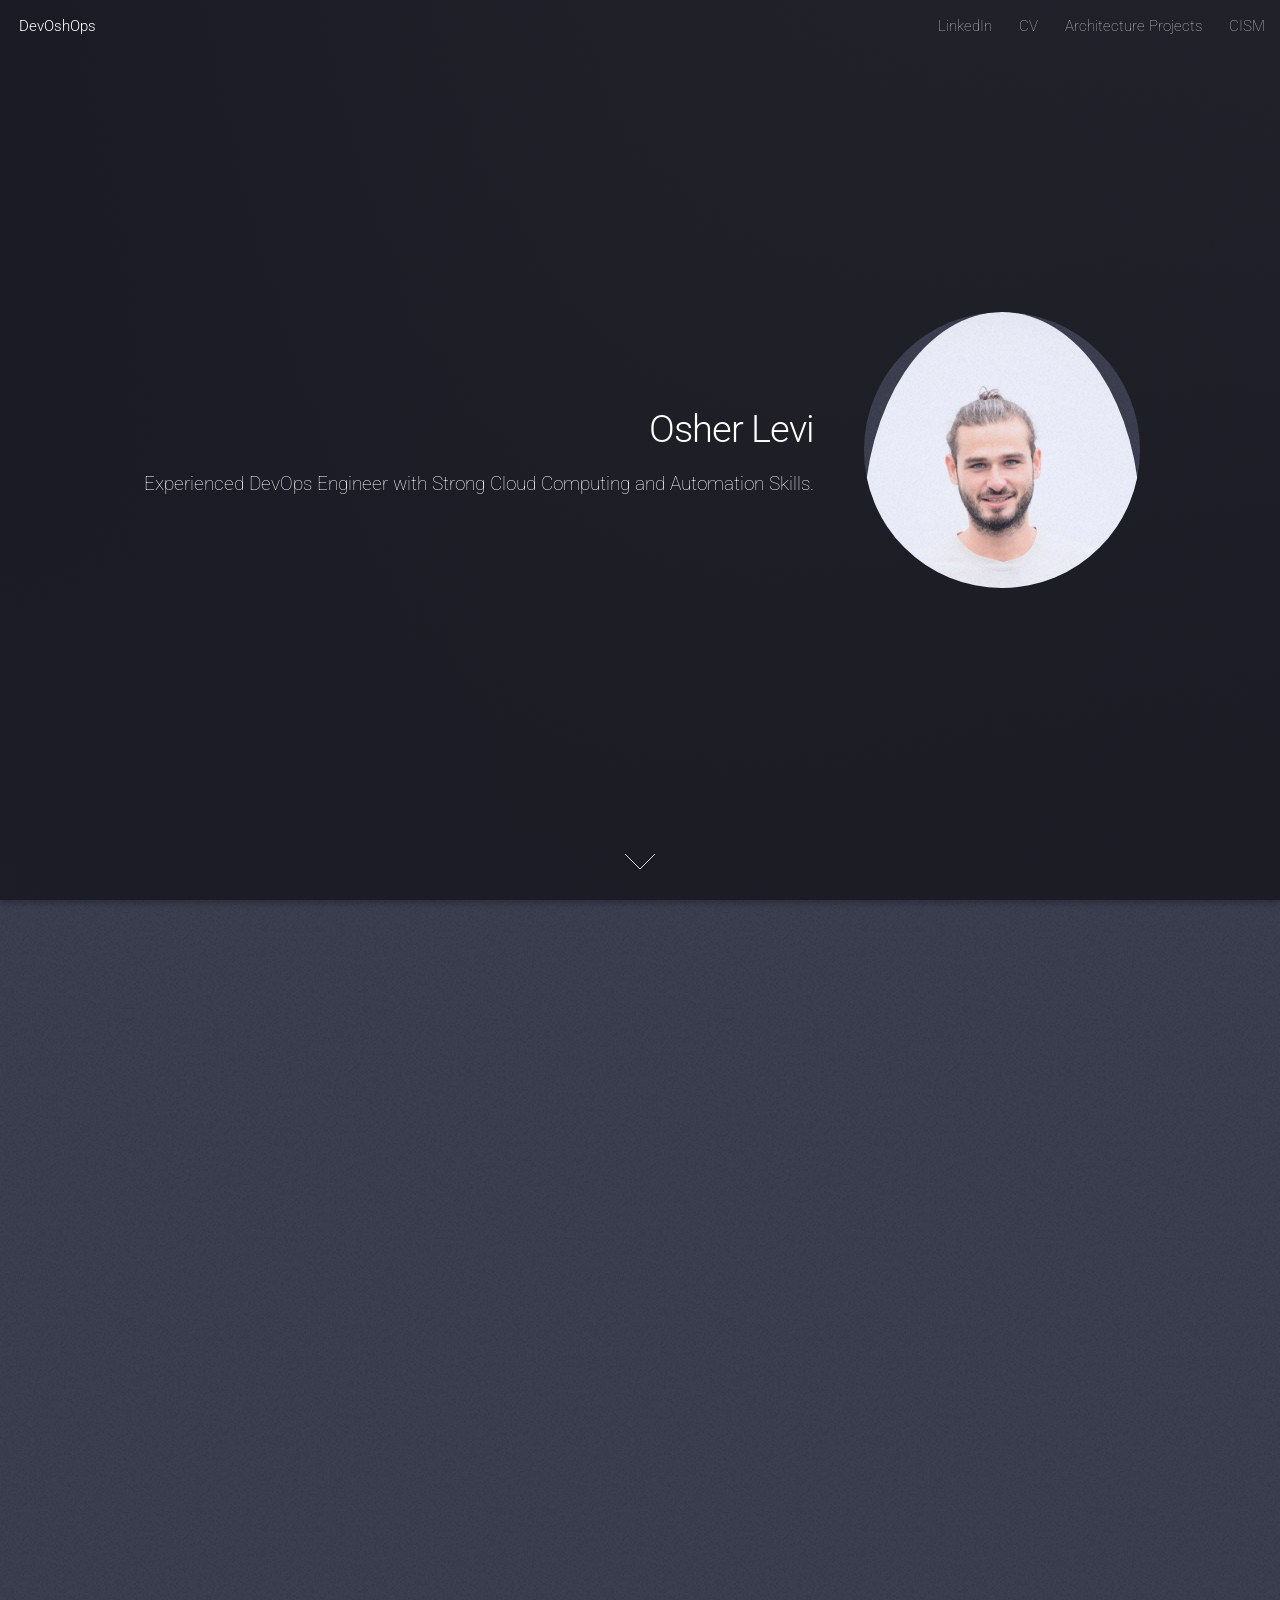
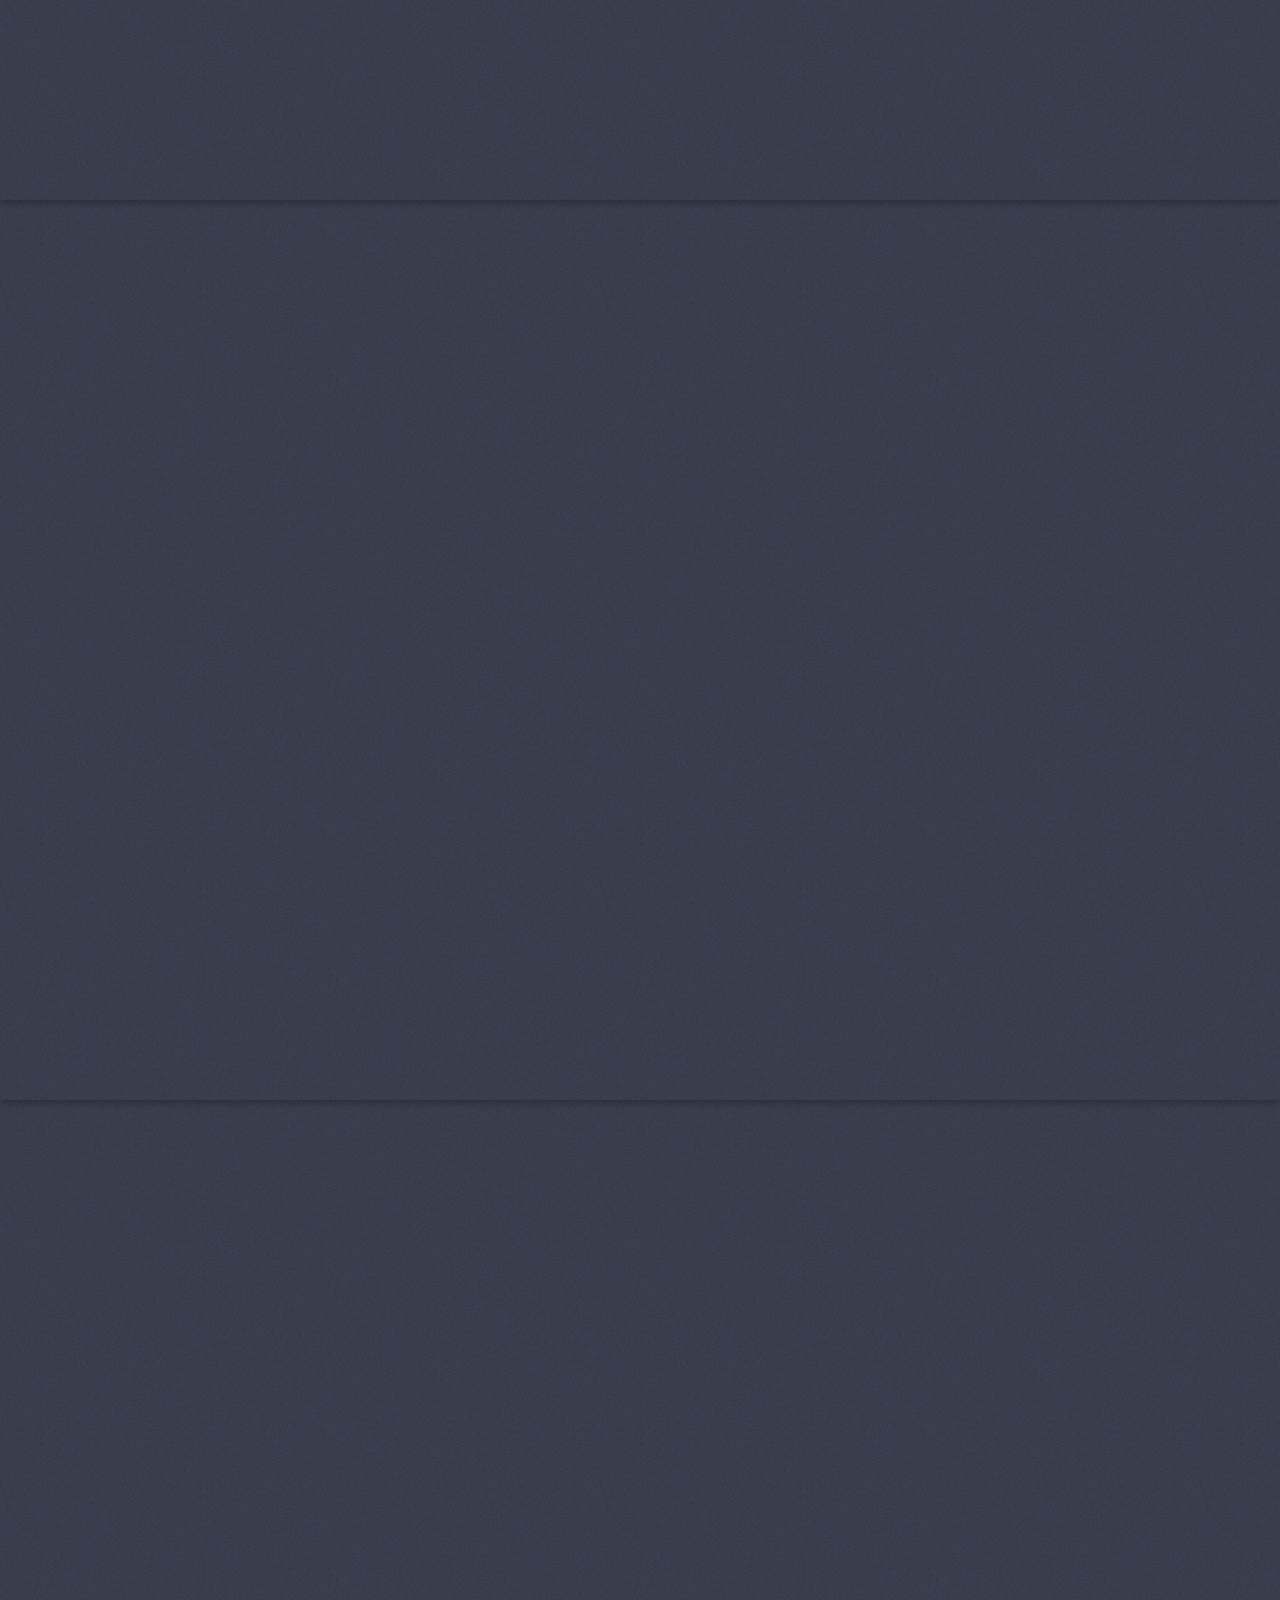
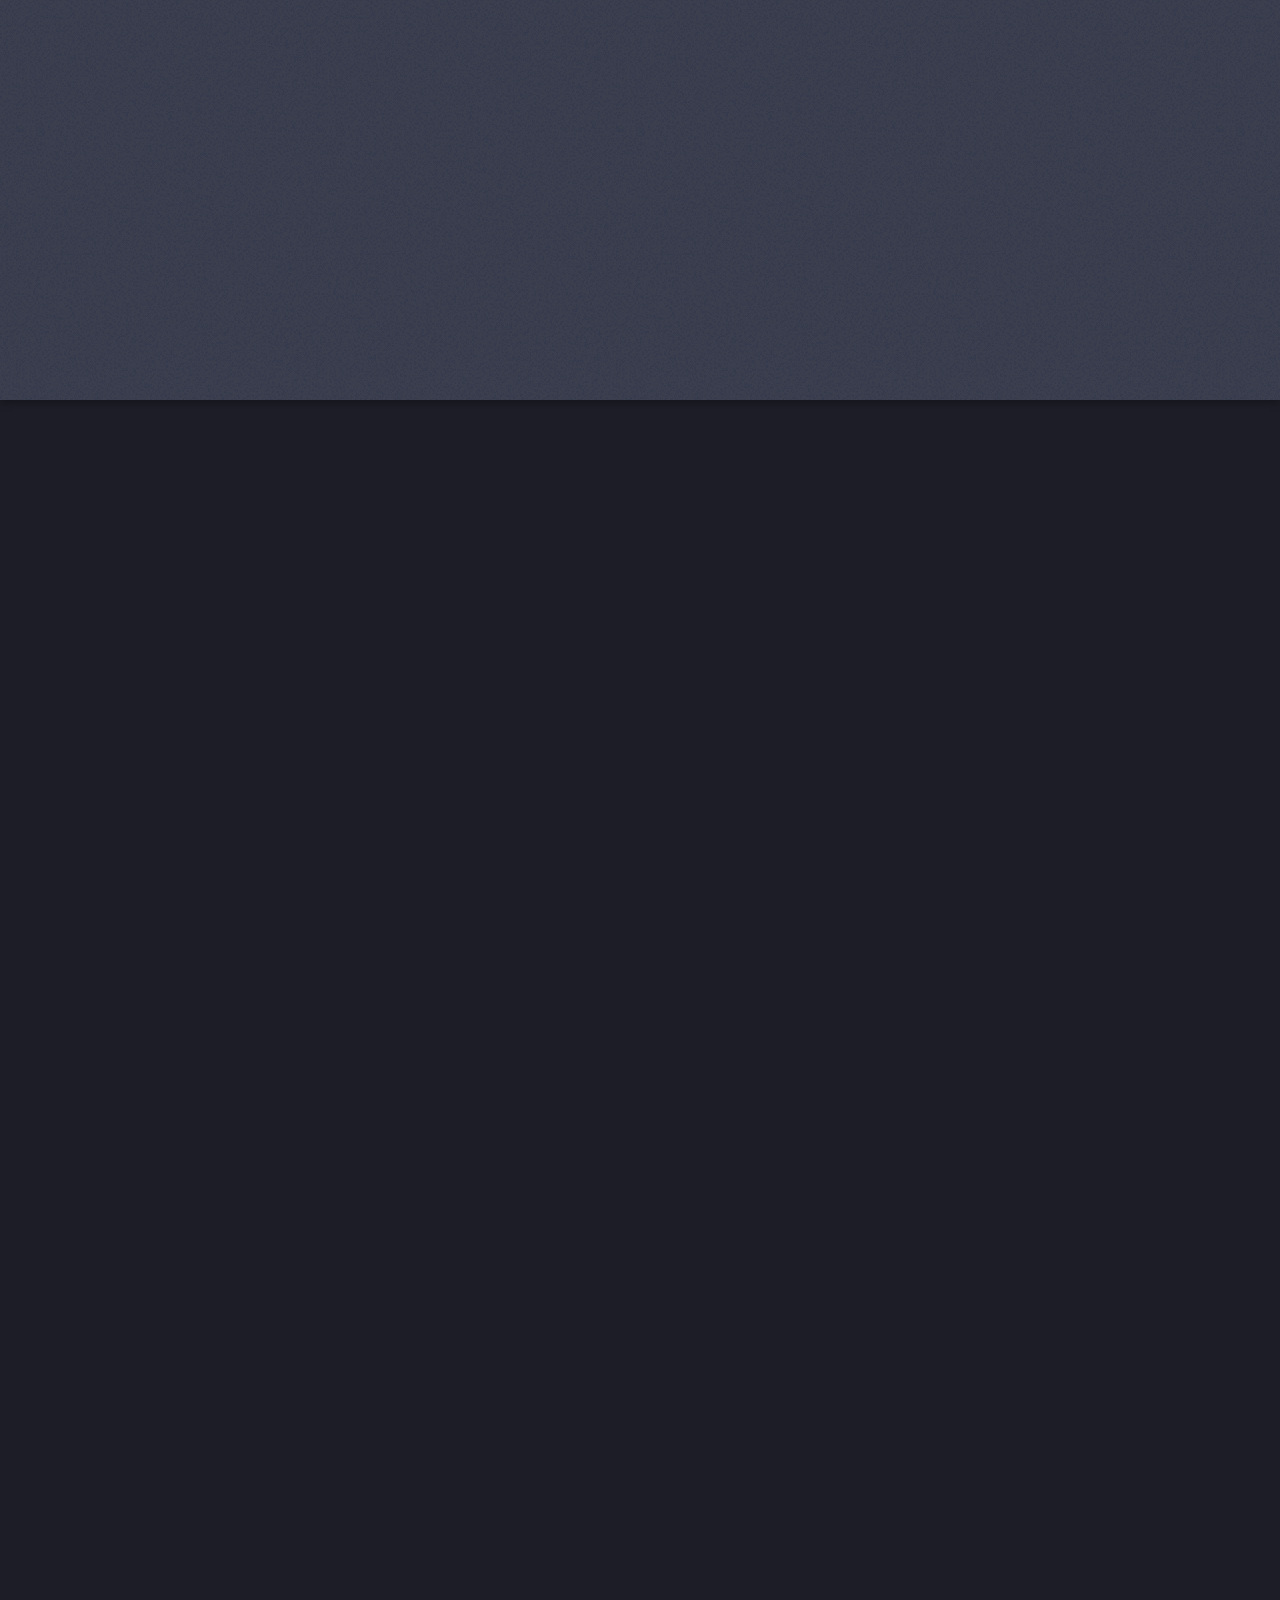
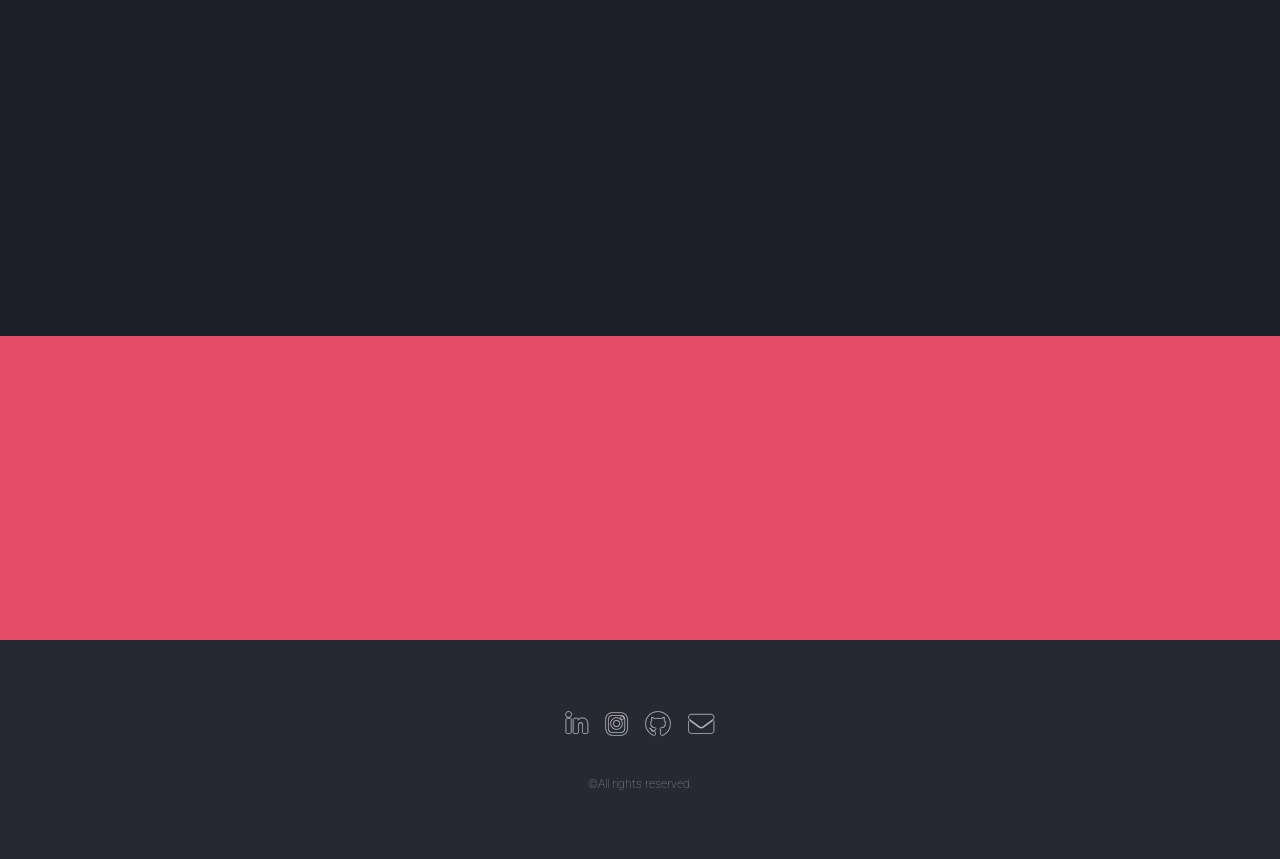
<file: index.html>
<!DOCTYPE HTML>
<html>
	<head>
		<title>Osher's Portfolio Webapp</title>
		<meta charset="utf-8" />
		<meta name="viewport" content="width=device-width, initial-scale=1, user-scalable=no" />
		<link rel="stylesheet" href="assets/css/main.css" />
		<noscript><link rel="stylesheet" href="assets/css/noscript.css" /></noscript>
	</head>
	<body class="is-preload landing">
		<div id="page-wrapper">
			<!-- Header -->
				<header id="header">
					<h1 id="logo"><a href="index.html">DevOshOps</a></h1>
					<nav id="nav">
						<ul>
							<li><a href="https://www.linkedin.com/in/osher-levi-49794a1ab/">LinkedIn</a></li>
							<li><a href="images/OsherLevi-CV.pdf">CV</a></li>
							<li>
								<a href="#">Architecture Projects</a>
								<ul>
									<li><a href="dlist/secOps.html">DevSecOps</a></li>
									<li><a href="dlist/gke.html">POC | GKE Secured Cluster</a></li>
									<li><a href="dlist/jenkins.html">POC | Jenkins On GKE </a></li>
									<li><a href="dlist/bot-app.html">POC | E2E Bot-App</a></li>
									<li><a href="dlist/zerotruat.html">POC | IoT Zero Trust Connection</a></li>
									<li><a href="dlist/zerotruat.html">POC | GCP Armor</a></li>
									<!-- <li>
										<a href="#">Submenu</a>
										<ul>
											<li><a href="#">Option 1</a></li>
											<li><a href="#">Option 2</a></li>
											<li><a href="#">Option 3</a></li>
											<li><a href="#">Option 4</a></li>
										</ul>
									</li> -->
								</ul>
							</li>
							<li><a href="../cism.html">CISM</a></li>
							<!-- <li><a href="#" class="button primary">Sign Up</a></li> -->
						</ul>
					</nav>
				</header>
			<!-- Banner -->
				<section id="banner">
					<div class="content">
						<header>
							<h2></h2>
							<h2>Osher Levi</h2>
							<p>Experienced DevOps Engineer with Strong Cloud Computing and Automation Skills.<br /></p>
						</header>
						<span class="image"><img src="images/me.jpg" alt="" /></span>
					</div>
					<a href="#one" class="goto-next scrolly">Next</a>
				</section>
			<!-- One -->
				<section id="one" class="spotlight style1 bottom">
					<span class="image fit main"><img src="images/pic02.jpg" alt="" /></span>
					<div class="content">
						<div class="container">
							<div class="row">
								<div class="container">
									<header>
										<h2>Keep Things Automated</h2>
										My role is to keep your application app and running.</p>
									</header>
								</div>
								<div class="container">
									<p>I am a highly motivated and goal-driven DevOps Engineer with 3+ years of experience managing large-scale production environments on public cloud providers such as GCP and AWS. 
										<br>
										<br>
										I have a core Linux OS understanding and proven experience with CI/CD pipelines for distributed production systems. 
										<br>
										<br>
										I am also experienced in monitoring and logging complicated environments and have excellent English skills. 
										<br>
										<br>
										Additionally, I have worked with cutting-edge technologies such as Terraform, K8S, Helm-Charts, Grafana, GitOps, and scripting languages like Bash, Go, and Python.</p><br>
								</div>
								<div class="col-4 col-12-sm">
									<span class="image fit main"><img src="images/main.png" alt="" /></span>
								</div>
							</div>
						</div>
					</div>
					<a href="#two" class="goto-next scrolly">Next</a>
				</section>
			<!-- Two -->
				<section id="two" class="spotlight style2 right">
					<span class="image main"><img src="images/git.png" alt="" /></span>
					<div class="content">
						<header>
							<h2>My Projects</h2>
							<p></p>
						</header>
						<p>As a DevOps Engineer, my GitHub portfolio demonstrates my proficiency in developing innovative projects that leverage cutting-edge technologies to improve software development workflows. I have developed several Kubernetes projects using Helm/Kustomize and Docker, as well as Docker-Compose and Swarm projects, and have designed GitHub Actions files for various use cases such as CI/CD and monitoring tools. Additionally, I have experience working with multiple cloud providers and have developed Infrastructure-as-Code (IAC) projects using tools such as Terraform and CloudFormation. My projects showcase my skills in creating highly scalable and reliable systems, implementing automation and monitoring solutions, and leveraging cloud technologies to drive business outcomes.</p>
						<ul class="actions">
							<li><a href="https://github.com/osherlevi7" class="button">GitHub Page</a></li>
						</ul>
					</div>
					<a href="#three" class="goto-next scrolly">Next</a>
				</section>

			<!-- Three -->
				<section id="three" class="spotlight style3 left">
					<span class="image fit main bottom"><img src="images/exp.png" alt="" /></span>
					<div class="content">
						<header>
							<h2>Experience</h2>
							<p></p>
						</header>
						<p>
							As an experienced professional, I have spent several years working in the field of the HealthCare industry , honing my skills and developing a deep understanding of the challenges and opportunities within the field. Over the course of my career, I have had the privilege of working on a diverse range of projects, collaborating with cross-functional teams, and driving successful outcomes for my organization. My experience has equipped me with a comprehensive set of technical and interpersonal skills.</p>
							<ul class="actions">
							<li><a href="#" class="button">Recommendations</a></li>
						</ul>
					</div>
					<a href="#four" class="goto-next scrolly">Next</a>
				</section>

			<!-- Four -->
				<section id="four" class="wrapper style1 special fade-up">
					<div class="container">
						<header class="major">
							<h2>Skills Set</h2>
							<p>As a DevOps Engineer,
								having a diverse skill set is crucial for success in the role.
								The ability to seamlessly integrate software development and IT operations requires proficiency in a range of DevOps tools,
								including configuration management tools such as Ansible, Chef, and Puppet;
								containerization and orchestration platforms like Docker and Kubernetes;
								continuous integration and deployment tools like Jenkins and GitLab; 
								cloud computing platforms like AWS, and Google Cloud;
								and monitoring and log management tools such as Prometheus, and ELK Stack.
								And much more.. </p>
						</header>
						<div class="box alt">
							<div class="row gtr-uniform">
								<section class="col-4 col-6-medium col-12-xsmall">
									<span class="icon solid alt major fa-comment"></span>
									<h3>Plan</h3>
									<p> In the planning phase, I determine the goals, requirements, and timelines for a project. They collaborate with stakeholders to ensure the project is aligned with business objectives.</p>
								</section>
								<section class="col-4 col-6-medium col-12-xsmall">
									<span class="icon solid alt major fa-code"></span>
									<h3>Code</h3>
									<p> The code phase involves developing and writing the software code. I'll use version control systems to manage changes and ensure code quality.</p>
								</section>
								<section class="col-4 col-6-medium col-12-xsmall">
									<span class="icon solid alt major fa-flask"></span>
									<h3>Build</h3>
									<p>In the build phase, the software is compiled and packaged for deployment. This includes compiling the code, building binaries, and creating packages that can be deployed to different environments.</p>
								</section>
								<section class="col-4 col-6-medium col-12-xsmall">
									<span class="icon solid alt major fa-paper-plane"></span>
									<h3>Test</h3>
									<p>The test phase involves testing the software to ensure that it meets quality and performance standards. I'll use automated testing tools and techniques to identify and fix bugs.</p>
								</section>
								<section class="col-4 col-6-medium col-12-xsmall">
									<span class="icon solid alt major fa-file"></span>
									<h3>Release</h3>
									<p>The release phase involves making the software available for users. I'll use release management tools to automate the release process and ensure that the software is deployed correctly.</p>
								</section>
								<section class="col-4 col-6-medium col-12-xsmall">
									<span class="icon solid alt major fa-arrow-up"></span>
									<h3>Deploy</h3>
									<p> In the deploy phase, the software is deployed to the target environment. I'll use deployment automation tools to ensure that the software is deployed consistently and reliably.</p>
								</section>
								<section class="col-4 col-6-medium col-12-xsmall">
									<span class="icon solid alt major fa-cog"></span>
									<h3>Ops</h3>
									<p>The operate phase involves managing and maintaining the software in the production environment. I'll use monitoring and management tools to ensure that the software is performing well and to quickly identify and fix issues.</p>
								</section>
								<section class="col-4 col-6-medium col-12-xsmall">
									<span class="icon solid alt major fa-chart-area"></span>
									<h3>Monitoring</h3>
									<p>The monitoring phase involves monitoring the software and infrastructure to ensure that it is performing as expected. I'll use monitoring tools to collect data on performance and usage and to identify issues that need to be addressed.</p>
								</section>
								<section class="col-4 col-6-medium col-12-xsmall">
									<span class="icon solid alt major fa-lock"></span>
									<h3>Secure</h3>
									<p>The security phase involves ensuring that the software and infrastructure are secure. I'll use security tools and practices to identify and mitigate security risks and vulnerabilities.</p>
								</section>
							</div>
						</div>
						<footer class="major">
							<ul class="actions special">
								<li><a href="#" class="button">Back To Top ☝</a></li>
							</ul>
						</footer>
					</div>
				</section>

			<!-- Five -->
				<section id="five" class="wrapper style2 special fade">
					<div class="container">
						<header>
							<h2>Let's stay connected ☎️</h2>
							<p>Please don't hesitate to share any thoughts on your mind. I would be delighted to offer my assistance.</p>
						</header>
						<form method="post" action="mailto:test@gmail.com" class="cta" enctype="text/plain">
							<div class="row gtr-uniform gtr-50">
								<div class="col-8 col-12-xsmall"><input type="text" name="message" id="message" placeholder="Message Me" /></div>
								<div class="col-4 col-12-xsmall"><input type="submit" value="Send" class="fit primary" /></div>
							</div>
						</form>
					</div>
				</section>

			<!-- Footer -->
				<footer id="footer">
					<ul class="icons">
						<!-- <li><a href="#" class="icon brands alt fa-twitter"><span class="label">Twitter</span></a></li> -->
						<!-- <li><a href="#" class="icon brands alt fa-facebook-f"><span class="label">Facebook</span></a></li> -->
						<li><a href="https://www.linkedin.com/in/osher-levi-49794a1ab/" class="icon brands alt fa-linkedin-in"><span class="label">LinkedIn</span></a></li>
						<li><a href="https://www.instagram.com/osher_levi/" class="icon brands alt fa-instagram"><span class="label">Instagram</span></a></li>
						<li><a href="https://github.com/osherlevi7/" class="icon brands alt fa-github"><span class="label">GitHub</span></a></li>
						<li><a href="mailto:osher.levi7@gmail.com/" class="icon solid alt fa-envelope"><span class="label">Email</span></a></li>
					</ul>
					<ul class="copyright">
						<li>&copy;All rights reserved.</li>
					</ul>
				</footer>

		</div>

		<!-- Scripts -->
			<script src="assets/js/jquery.min.js"></script>
			<script src="assets/js/jquery.scrolly.min.js"></script>
			<script src="assets/js/jquery.dropotron.min.js"></script>
			<script src="assets/js/jquery.scrollex.min.js"></script>
			<script src="assets/js/browser.min.js"></script>
			<script src="assets/js/breakpoints.min.js"></script>
			<script src="assets/js/util.js"></script>
			<script src="assets/js/main.js"></script>

	</body>
</html>
</file>
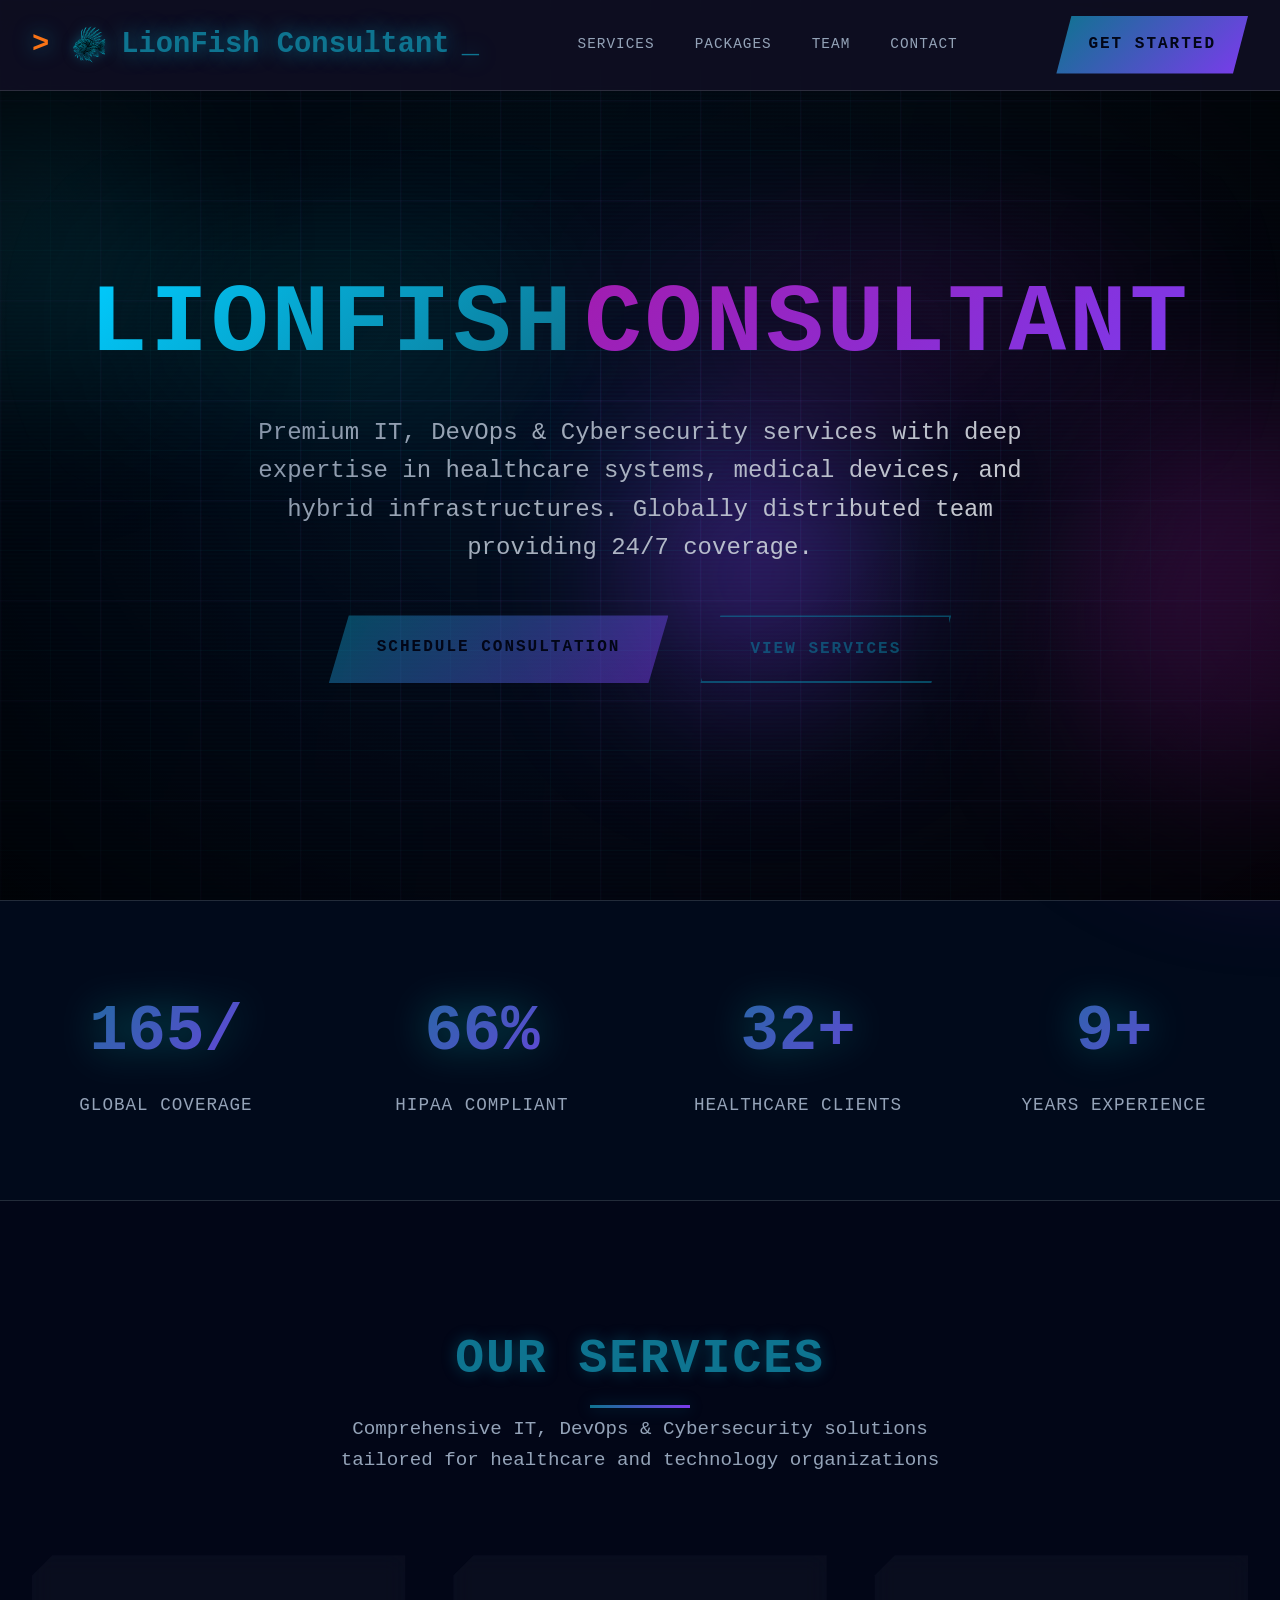
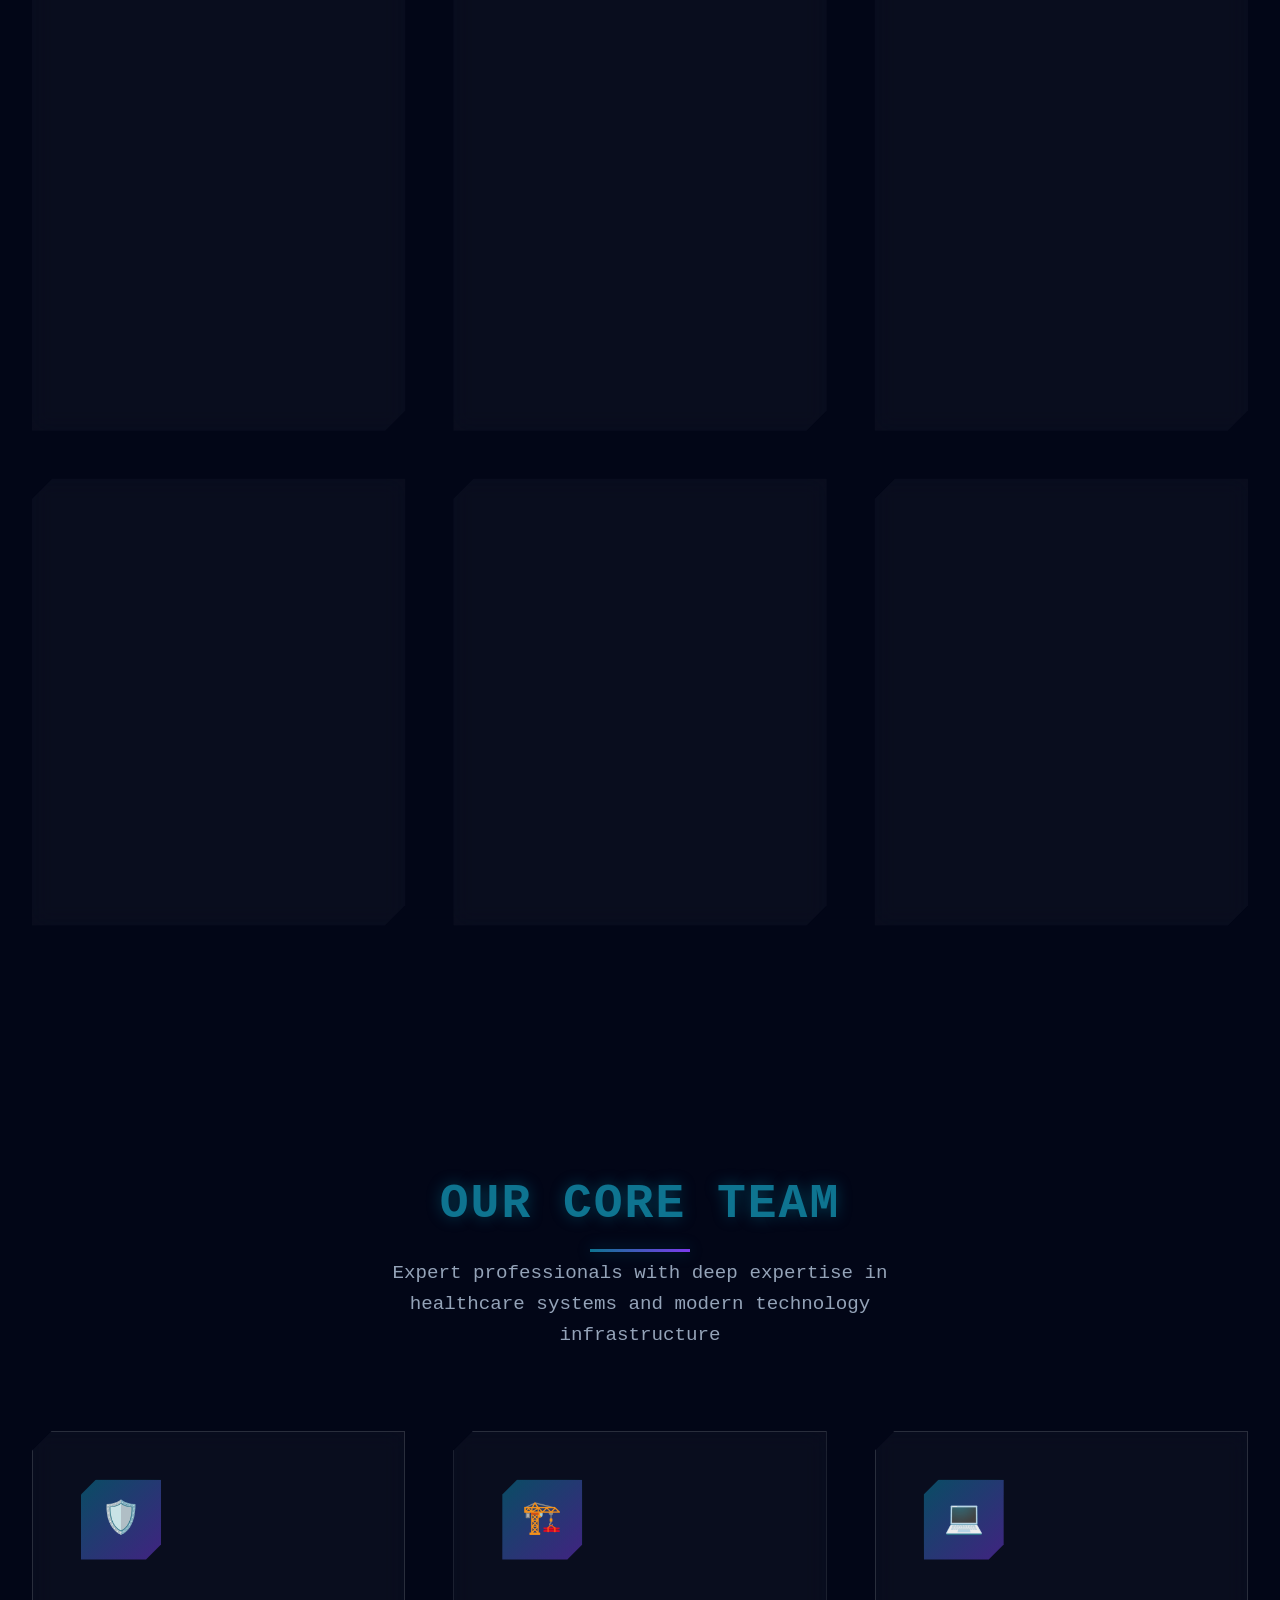
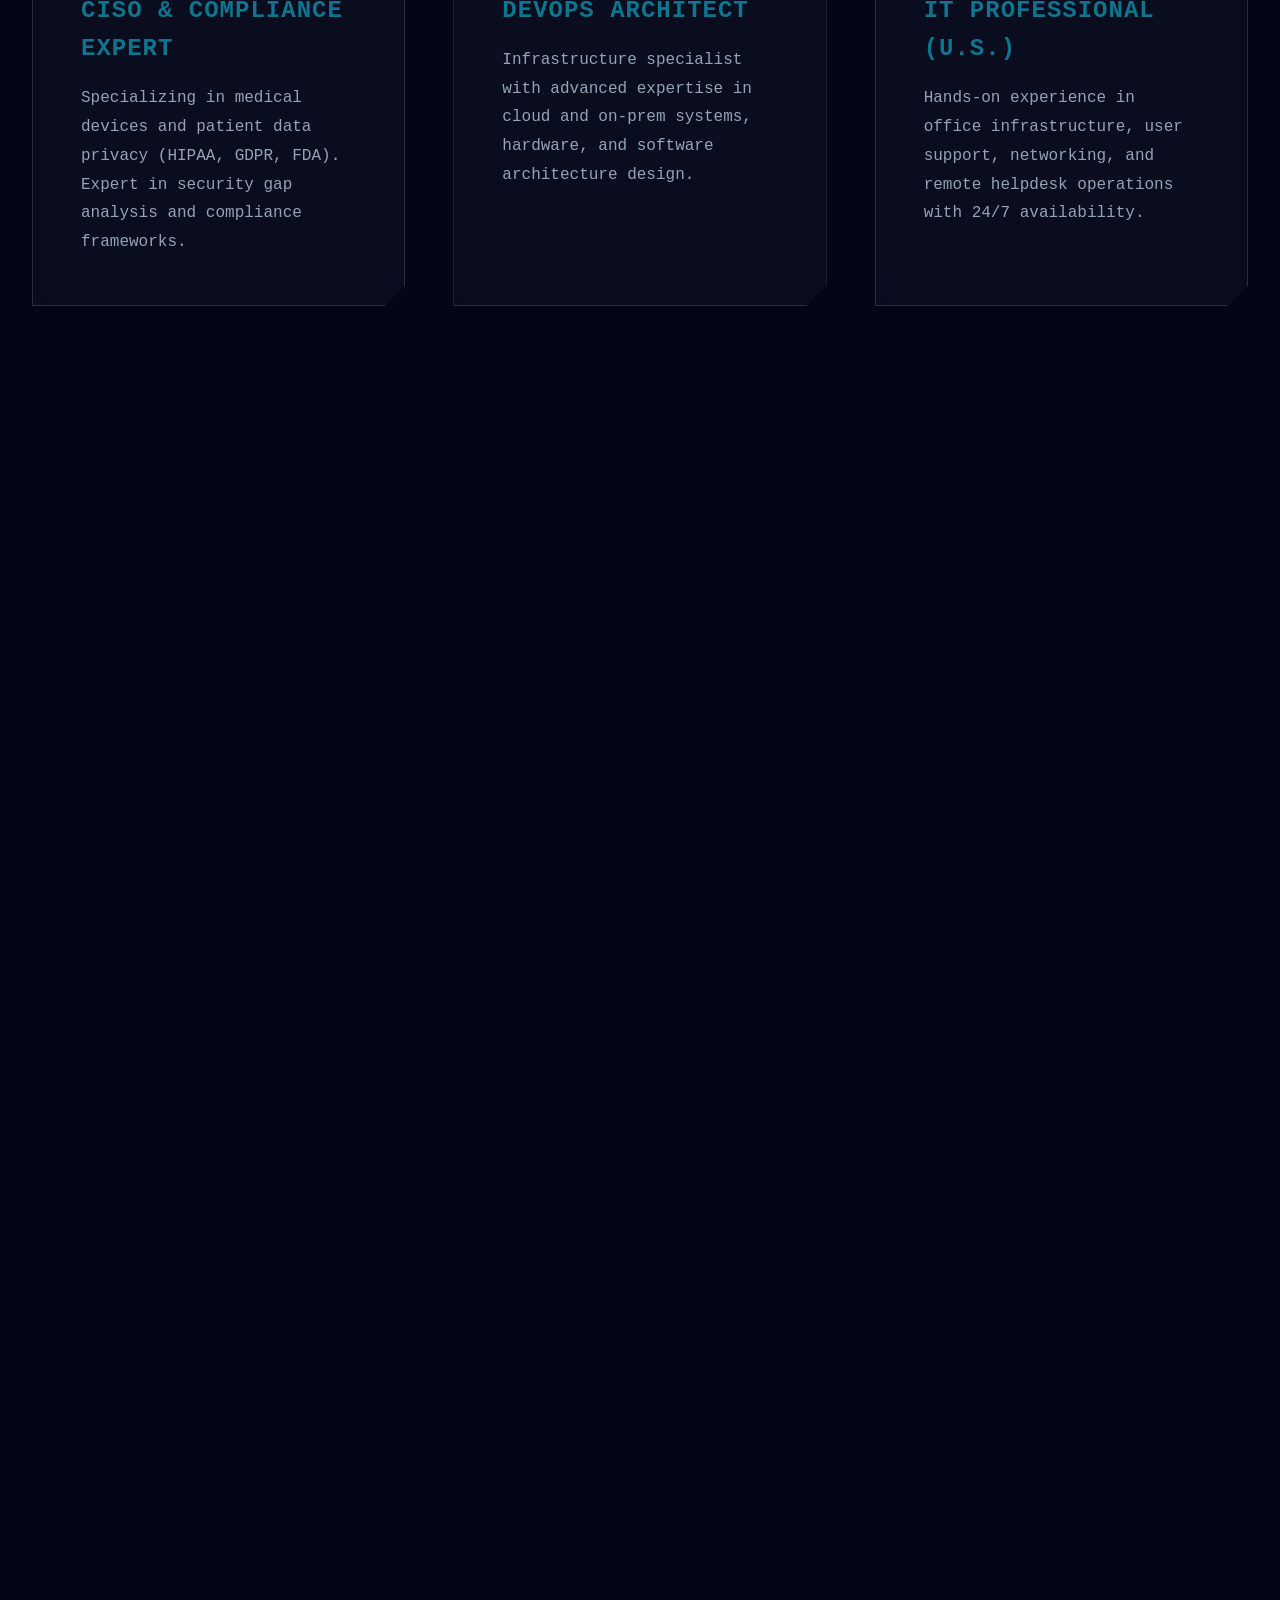
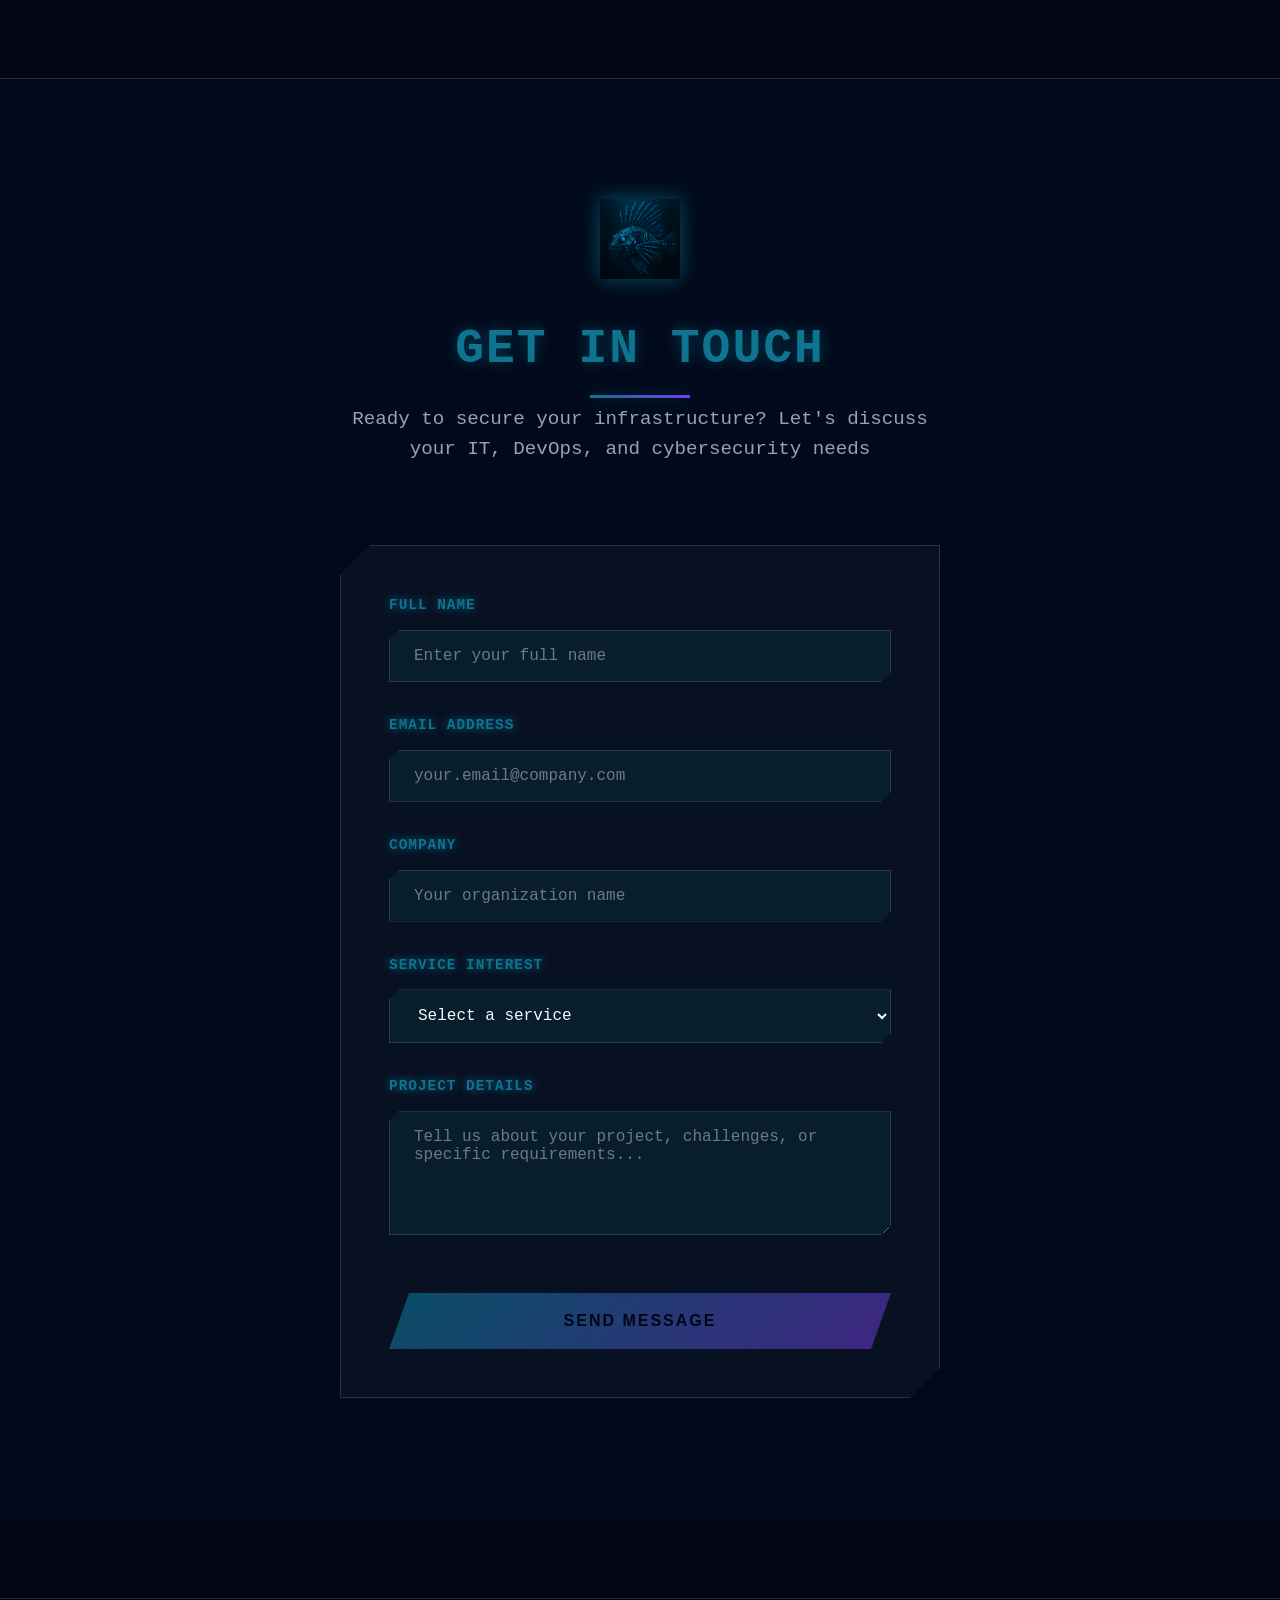
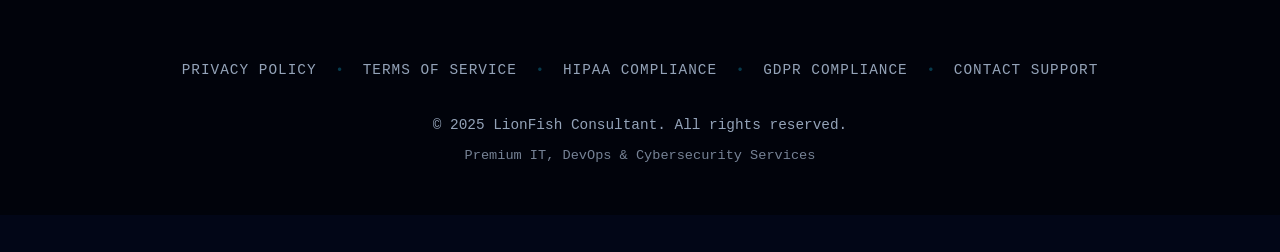
<file: templatemo_594_nexus_flow/index.html>
<!DOCTYPE html>
<html lang="en">
<head>
    <meta charset="UTF-8">
    <meta name="viewport" content="width=device-width, initial-scale=1.0">
    <title>LionFish Consultant - IT, DevOps & Cybersecurity Services</title>
    
    <!-- Favicon -->
    <link rel="icon" type="image/png" sizes="32x32" href="images/favicon-32x32.png">
    <link rel="icon" type="image/png" sizes="16x16" href="images/favicon-16x16.png">
    <link rel="apple-touch-icon" sizes="180x180" href="images/apple-touch-icon.png">
    <link rel="manifest" href="site.webmanifest">
    
    <link href="templatemo-nexus-style.css" rel="stylesheet">
<!--

TemplateMo 594 nexus flow - Customized for LionFish Consultant

https://templatemo.com/tm-594-nexus-flow

-->
</head>
<body id="top">
    <!-- Enhanced Background Elements -->
    <div class="cyber-bg">
        <div class="cyber-gradient"></div>
        <div class="matrix-rain" id="matrixRain"></div>
    </div>
    
    <div class="particles" id="particlesContainer"></div>
    
    <div class="data-streams" id="dataStreams"></div>
    
    <div class="orb orb1"></div>
    <div class="orb orb2"></div>
    <div class="orb orb3"></div>
    
    <div class="grid-overlay">
        <div class="grid-lines"></div>
        <div class="grid-glow"></div>
    </div>
    
    <div class="scanlines"></div>
    <div class="noise-overlay"></div>
    
    <!-- Navigation -->
    <nav>
        <div class="nav-container">
            <a href="#top" class="logo">
                <img src="images/lionfish-logo.png" alt="LionFish Consultant" class="logo-image">
                <span class="logo-text">LionFish Consultant</span>
            </a>
            <ul class="nav-links">
                <li><a href="#services">Services</a></li>
                <li><a href="#packages">Packages</a></li>
                <li><a href="#team">Team</a></li>
                <li><a href="#contact">Contact</a></li>
            </ul>
            <div class="nav-bottom">
                <a href="#contact" class="cyber-button">Get Started</a>
            </div>
            <button class="mobile-menu-button" id="mobileMenuBtn">
                <div class="hamburger">
                    <span></span>
                    <span></span>
                    <span></span>
                </div>
            </button>
        </div>
    </nav>

    <!-- Mobile Menu -->
    <div class="mobile-menu-overlay" id="mobileMenuOverlay"></div>
    <div class="mobile-menu" id="mobileMenu">
        <div class="mobile-menu-header">
            <a href="#top" class="mobile-menu-logo">
                <img src="images/lionfish-logo.png" alt="LionFish Consultant" class="logo-image">
                <span class="logo-text">LionFish Consultant</span>
            </a>
            <button class="mobile-menu-close" id="mobileMenuClose">✕</button>
        </div>
        <div class="mobile-menu-cta">
            <a href="#contact" class="cyber-button">Get Started</a>
        </div>
        <nav class="mobile-menu-nav">
            <ul>
                <li><a href="#services">Services</a></li>
                <li><a href="#packages">Packages</a></li>
                <li><a href="#team">Team</a></li>
                <li><a href="#contact">Contact</a></li>
            </ul>
        </nav>
    </div>

    <!-- Hero Section -->
    <section class="hero">
        <div class="hero-container">
            <h1 class="hero-title">
                <span class="hero-nexus">LIONFISH</span><span class="hero-flow">CONSULTANT</span>
            </h1>
            <p class="hero-subtitle">Premium IT, DevOps & Cybersecurity services with deep expertise in healthcare systems, medical devices, and hybrid infrastructures. Globally distributed team providing 24/7 coverage.</p>
            <div class="hero-buttons">
                <a href="#contact" class="btn-primary">Schedule Consultation</a>
                <a href="#services" class="btn-secondary">View Services</a>
            </div>
        </div>
    </section>

    <!-- Stats Section -->
    <section class="stats fade-up" id="stats">
        <div class="stats-container">
            <div class="stats-grid">
                <div class="stat-item">
                    <span class="stat-number">24/7</span>
                    <span class="stat-label">Global Coverage</span>
                </div>
                <div class="stat-item">
                    <span class="stat-number">100%</span>
                    <span class="stat-label">HIPAA Compliant</span>
                </div>
                <div class="stat-item">
                    <span class="stat-number">50+</span>
                    <span class="stat-label">Healthcare Clients</span>
                </div>
                <div class="stat-item">
                    <span class="stat-number">15+</span>
                    <span class="stat-label">Years Experience</span>
                </div>
            </div>
        </div>
    </section>

    <!-- Services Section -->
    <section class="features fade-up" id="services">
        <div class="features-container">
            <div class="section-header">
                <h2 class="section-title">Our Services</h2>
                <p class="section-subtitle">Comprehensive IT, DevOps & Cybersecurity solutions tailored for healthcare and technology organizations</p>
            </div>
            
            <div class="features-grid">
                <div class="feature-card">
                    <div class="feature-icon">🏥</div>
                    <h3>Healthcare IT & Cybersecurity</h3>
                    <p>HIPAA/GDPR compliance consulting, FDA readiness, medical IT infrastructure, PACS/RIS/EMR setup, and patient data security.</p>
                </div>
                
                <div class="feature-card">
                    <div class="feature-icon">☁️</div>
                    <h3>DevOps & Infrastructure</h3>
                    <p>Cloud & hybrid infrastructure engineering, CI/CD pipelines, Infrastructure as Code, Kubernetes orchestration, and DevSecOps integration.</p>
                </div>
                
                <div class="feature-card">
                    <div class="feature-icon">🖥️</div>
                    <h3>Managed IT & Helpdesk</h3>
                    <p>24/7 U.S. timezone support, remote helpdesk, workstation management, Active Directory, and proactive infrastructure monitoring.</p>
                </div>
                
                <div class="feature-card">
                    <div class="feature-icon">🔐</div>
                    <h3>Security & Compliance</h3>
                    <p>Security gap analysis, risk assessments, data privacy programs, security controls implementation, and staff training.</p>
                </div>
                
                <div class="feature-card">
                    <div class="feature-icon">🌐</div>
                    <h3>Hybrid Infrastructure</h3>
                    <p>Secure networking between cloud and on-prem systems, business continuity, disaster recovery, and high availability solutions.</p>
                </div>
                
                <div class="feature-card">
                    <div class="feature-icon">🛠️</div>
                    <h3>Hardware & On-Prem</h3>
                    <p>Server room design, network infrastructure, switches, firewalls, routers, UPS planning, and IoT device integration.</p>
                </div>
            </div>
        </div>
    </section>

    <!-- Team Section -->
    <section class="features fade-up" id="team">
        <div class="features-container">
            <div class="section-header">
                <h2 class="section-title">Our Core Team</h2>
                <p class="section-subtitle">Expert professionals with deep expertise in healthcare systems and modern technology infrastructure</p>
            </div>
            
            <div class="features-grid">
                <div class="feature-card">
                    <div class="feature-icon">🛡️</div>
                    <h3>CISO & Compliance Expert</h3>
                    <p>Specializing in medical devices and patient data privacy (HIPAA, GDPR, FDA). Expert in security gap analysis and compliance frameworks.</p>
                </div>
                
                <div class="feature-card">
                    <div class="feature-icon">🏗️</div>
                    <h3>DevOps Architect</h3>
                    <p>Infrastructure specialist with advanced expertise in cloud and on-prem systems, hardware, and software architecture design.</p>
                </div>
                
                <div class="feature-card">
                    <div class="feature-icon">💻</div>
                    <h3>IT Professional (U.S.)</h3>
                    <p>Hands-on experience in office infrastructure, user support, networking, and remote helpdesk operations with 24/7 availability.</p>
                </div>
            </div>
        </div>
    </section>

    <!-- Service Packages Section -->
    <section class="pricing fade-up" id="packages">
        <div class="pricing-container">
            <div class="section-header">
                <h2 class="section-title">Service Packages</h2>
                <p class="section-subtitle">Tailored solutions designed for different organizational needs and growth stages</p>
            </div>
            
            <div class="pricing-grid">
                <div class="pricing-card">
                    <div class="plan-name">Starter</div>
                    <div class="plan-price">Custom</div>
                    <div class="plan-period">Tailored Pricing</div>
                    <ul class="plan-features">
                        <li>Helpdesk Support</li>
                        <li>Cloud DevOps Services</li>
                        <li>Basic Infrastructure Setup</li>
                        <li>Security Best Practices</li>
                        <li>U.S. Timezone Support</li>
                    </ul>
                    <a href="#contact" class="btn-secondary">Get Quote</a>
                </div>
                
                <div class="pricing-card featured">
                    <div class="plan-name">Clinic Secure</div>
                    <div class="plan-price">Custom</div>
                    <div class="plan-period">Tailored Pricing</div>
                    <ul class="plan-features">
                        <li>Medical IT Infrastructure</li>
                        <li>HIPAA/GDPR Compliance</li>
                        <li>PACS/RIS/EMR Setup</li>
                        <li>Data Security & Privacy</li>
                        <li>Staff Training Programs</li>
                        <li>24/7 Support Coverage</li>
                    </ul>
                    <a href="#contact" class="btn-primary">Get Quote</a>
                </div>
                
                <div class="pricing-card">
                    <div class="plan-name">Full-Stack Infra</div>
                    <div class="plan-price">Custom</div>
                    <div class="plan-period">Tailored Pricing</div>
                    <ul class="plan-features">
                        <li>Hybrid Infrastructure</li>
                        <li>Cloud & On-Prem Solutions</li>
                        <li>DevSecOps Integration</li>
                        <li>Cybersecurity Consulting</li>
                        <li>Business Continuity</li>
                        <li>Global Team Support</li>
                    </ul>
                    <a href="#contact" class="btn-secondary">Get Quote</a>
                </div>
            </div>
        </div>
    </section>

    <!-- Contact Section -->
    <section class="contact fade-up" id="contact">
        <div class="contact-container">
            <div class="section-header">
                <div class="contact-logo">
                    <img src="images/lionfish-logo2.png" alt="LionFish Consultant" class="contact-logo-image">
                </div>
                <h2 class="section-title">Get In Touch</h2>
                <p class="section-subtitle">Ready to secure your infrastructure? Let's discuss your IT, DevOps, and cybersecurity needs</p>
            </div>
            
            <div class="contact-form-wrapper">
                <form class="contact-form" action="https://formspree.io/f/mzzvrozp" method="POST">
                    <div class="form-group">
                        <label for="name">Full Name</label>
                        <input type="text" id="name" name="name" placeholder="Enter your full name" required>
                    </div>
                    
                    <div class="form-group">
                        <label for="email">Email Address</label>
                        <input type="email" id="email" name="email" placeholder="your.email@company.com" required>
                    </div>
                    
                    <div class="form-group">
                        <label for="company">Company</label>
                        <input type="text" id="company" name="company" placeholder="Your organization name" required>
                    </div>
                    
                    <div class="form-group">
                        <label for="service">Service Interest</label>
                        <select id="service" name="service" required>
                            <option value="">Select a service</option>
                            <option value="healthcare-it">Healthcare IT & Cybersecurity</option>
                            <option value="devops">DevOps & Infrastructure</option>
                            <option value="managed-it">Managed IT & Helpdesk</option>
                            <option value="compliance">Security & Compliance</option>
                            <option value="consultation">General Consultation</option>
                        </select>
                    </div>
                    
                    <div class="form-group">
                        <label for="message">Project Details</label>
                        <textarea id="message" name="message" rows="5" placeholder="Tell us about your project, challenges, or specific requirements..." required></textarea>
                    </div>
                    
                    <button type="submit" class="btn-primary btn-submit">Send Message</button>
                </form>
            </div>
        </div>
    </section>

    <!-- Footer -->
    <footer class="footer">
        <div class="footer-content">
            <div class="footer-links">
                <a href="privacy-policy.html">Privacy Policy</a>
                <span class="footer-separator">•</span>
                <a href="terms-of-use.html">Terms of Service</a>
                <span class="footer-separator">•</span>
                <a href="hipaa-compliance.html">HIPAA Compliance</a>
                <span class="footer-separator">•</span>
                <a href="gdpr-compliance.html">GDPR Compliance</a>
                <span class="footer-separator">•</span>
                <a href="#contact">Contact Support</a>
            </div>
            <div class="footer-bottom">
                <p>&copy; 2025 LionFish Consultant. All rights reserved.</p>
                <p class="footer-credit">Premium IT, DevOps & Cybersecurity Services</p>
            </div>
        </div>
    </footer>

    <script src="templatemo-nexus-scripts.js"></script>
</body>
</html>
</file>
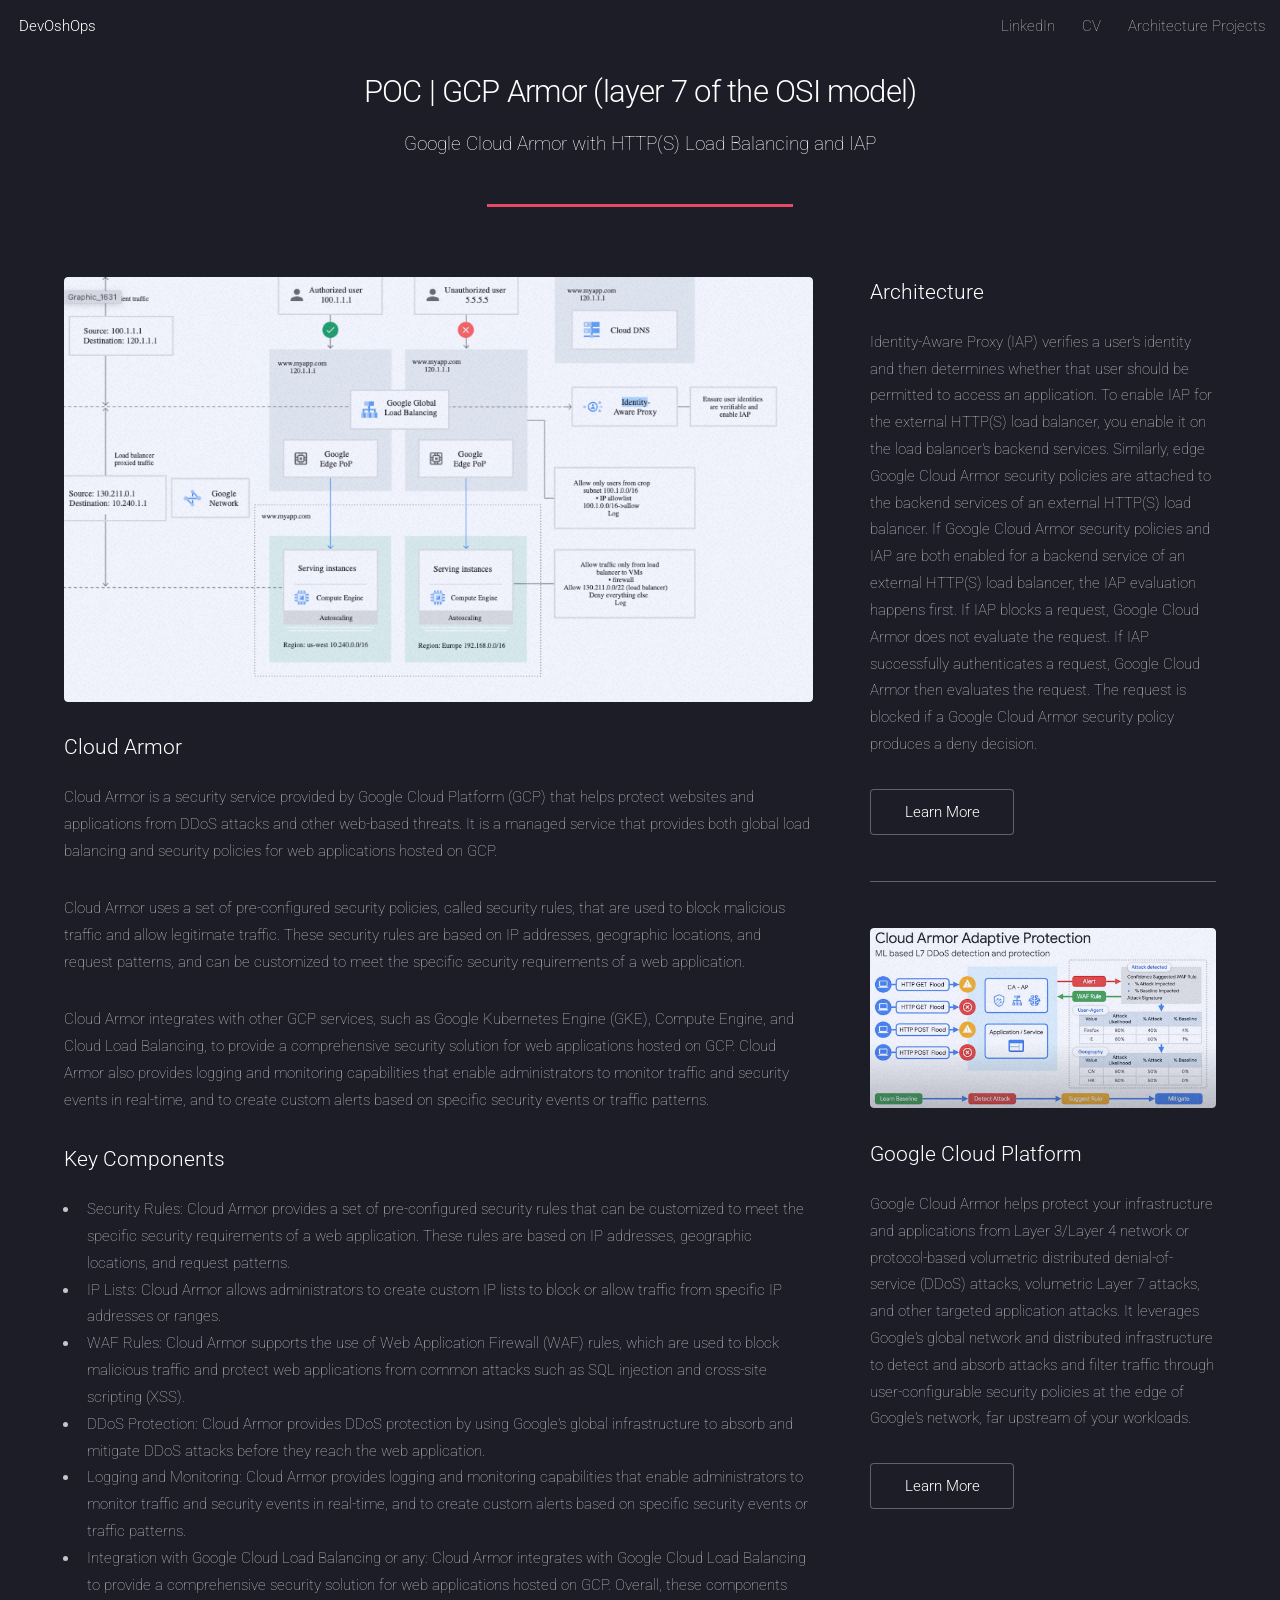
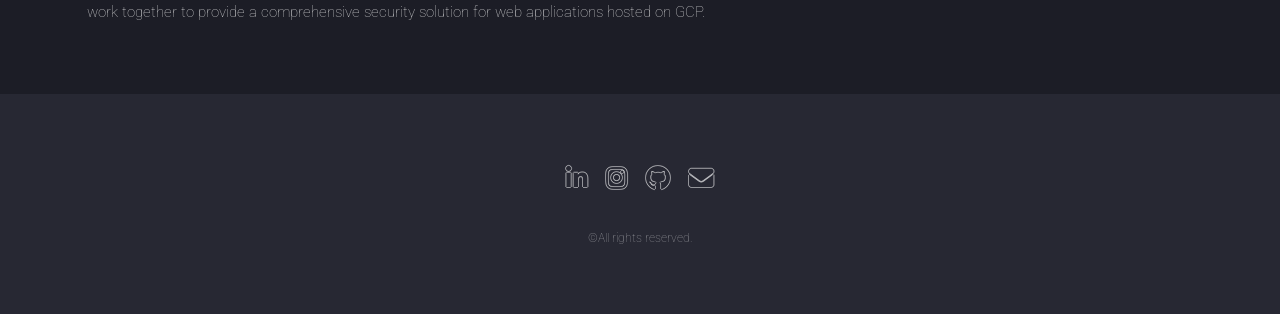
<file: armor.html>
<!DOCTYPE HTML>
<!--
	Osher's Portfolio Webapp
	html5up.net | @ajlkn
	Free for personal and commercial use under the CCA 3.0 license (html5up.net/license)
-->
<html>
	<head>
		<title>Osher's Portfolio Webapp</title>
		<meta charset="utf-8" />
		<meta name="viewport" content="width=device-width, initial-scale=1, user-scalable=no" />
		<link rel="stylesheet" href="assets/css/main.css" />
		<noscript><link rel="stylesheet" href="assets/css/noscript.css" /></noscript>
	</head>
	<body class="is-preload landing">
		<div id="page-wrapper">

			<!-- Header -->
			<header id="header">
				<h1 id="logo"><a href="index.html">DevOshOps</a></h1>
				<nav id="nav">
					<ul>
						<li><a href="https://www.linkedin.com/in/osher-levi-49794a1ab/">LinkedIn</a></li>
						<li><a href="images/OsherLevi-CV.pdf">CV</a></li>
						<li>
							<a href="#">Architecture Projects</a>
							<ul>
								<li><a href="secOps.html">DevSecOps</a></li>
								<li><a href="gke.html">POC | GKE Secured Cluster</a></li>
								<li><a href="jenkins.html">POC | Jenkins On GKE </a></li>
								<li><a href="bot-app.html">POC | E2E Bot-App</a></li>
								<li><a href="zerotruat.html">POC | IoT Zero Trust Connection</a></li>
								<li><a href="armor.html">POC | GCP Armor</a></li>
								<!-- <li>
									<a href="#">Submenu</a>
									<ul>
										<li><a href="#">Option 1</a></li>
										<li><a href="#">Option 2</a></li>
										<li><a href="#">Option 3</a></li>
										<li><a href="#">Option 4</a></li>
									</ul>
								</li> -->
							</ul>
						</li>
						<!-- <li><a href="elements.html">Elements</a></li> -->
						<!-- <li><a href="#" class="button primary">Sign Up</a></li> -->
					</ul>
				</nav>
			</header>


			<!-- Main -->
				<div id="main" class="wrapper style1">
					<div class="container">
						<header class="major">
							<h2>POC | GCP Armor (layer 7 of the OSI model)</h2>
							<p>Google Cloud Armor with HTTP(S) Load Balancing and IAP </p>
						</header>
						<div class="row gtr-150">
							<div class="col-8 col-12-medium">

								<!-- Content -->
									<section id="content">
										<a href="#" class="image fit"><img src="images/armor.png" alt="" /></a>
										<h3>Cloud Armor </h3>
										<p>Cloud Armor is a security service provided by Google Cloud Platform (GCP) that helps protect websites and applications from DDoS attacks and other web-based threats. It is a managed service that provides both global load balancing and security policies for web applications hosted on GCP.</p>
										<p>Cloud Armor uses a set of pre-configured security policies, called security rules, that are used to block malicious traffic and allow legitimate traffic. These security rules are based on IP addresses, geographic locations, and request patterns, and can be customized to meet the specific security requirements of a web application.</p>
										<p>Cloud Armor integrates with other GCP services, such as Google Kubernetes Engine (GKE), Compute Engine, and Cloud Load Balancing, to provide a comprehensive security solution for web applications hosted on GCP. 
										Cloud Armor also provides logging and monitoring capabilities that enable administrators to monitor traffic and security events in real-time, and to create custom alerts based on specific security events or traffic patterns.</p>
										<h3>Key Components</h3>
										<ul>
											<li>Security Rules: Cloud Armor provides a set of pre-configured security rules that can be customized to meet the specific security requirements of a web application. These rules are based on IP addresses, geographic locations, and request patterns.</li>
											<li>IP Lists: Cloud Armor allows administrators to create custom IP lists to block or allow traffic from specific IP addresses or ranges.</li>
											<li>WAF Rules: Cloud Armor supports the use of Web Application Firewall (WAF) rules, which are used to block malicious traffic and protect web applications from common attacks such as SQL injection and cross-site scripting (XSS).</li>
											<li>DDoS Protection: Cloud Armor provides DDoS protection by using Google's global infrastructure to absorb and mitigate DDoS attacks before they reach the web application.</li>
											<li>Logging and Monitoring: Cloud Armor provides logging and monitoring capabilities that enable administrators to monitor traffic and security events in real-time, and to create custom alerts based on specific security events or traffic patterns.</li>
											<li>Integration with Google Cloud Load Balancing or any: Cloud Armor integrates with Google Cloud Load Balancing to provide a comprehensive security solution for web applications hosted on GCP.
												Overall, these components work together to provide a comprehensive security solution for web applications hosted on GCP.</li>
										</ul>
									</section>

							</div>
							<div class="col-4 col-12-medium">

								<!-- Sidebar -->
									<section id="sidebar">
										<section>
											<h3>Architecture</h3>
											<p>Identity-Aware Proxy (IAP) verifies a user's identity and then determines whether that user should be permitted to access an application. 


												To enable IAP for the external HTTP(S) load balancer, you enable it on the load balancer's backend services.  
												
												
												Similarly, edge Google Cloud Armor security policies are attached to the backend services of an external HTTP(S) load balancer. 
												
												
												If Google Cloud Armor security policies and IAP are both enabled for a backend service of an external HTTP(S) load balancer, the IAP evaluation happens first. 
												
												
												If IAP blocks a request, Google Cloud Armor does not evaluate the request. 
												
												
												If IAP successfully authenticates a request, Google Cloud Armor then evaluates the request. 
												
												
												The request is blocked if a Google Cloud Armor security policy produces a deny decision. </p>
											<footer>
												<ul class="actions">
													<li><a href="#" class="button">Learn More</a></li>
												</ul>
											</footer>
										</section>
										<hr />
										<section>
											<a href="#" class="image fit"><img src="images/aws_armor.jpeg" alt="" /></a>
											<h3>Google Cloud Platform</h3>
											<p>Google Cloud Armor helps protect your infrastructure and applications from Layer 3/Layer 4 network or protocol-based volumetric distributed denial-of-service (DDoS) attacks, volumetric Layer 7 attacks, and other targeted application attacks. It leverages Google's global network and distributed infrastructure to detect and absorb attacks and filter traffic through user-configurable security policies at the edge of Google's network, far upstream of your workloads.</p>
											<footer>
												<ul class="actions">
													<li><a href="#" class="button">Learn More</a></li>
												</ul>
											</footer>
										</section>
									</section>

							</div>
						</div>
					</div>
				</div>

			<!-- Footer -->
			<footer id="footer">
				<ul class="icons">
					<!-- <li><a href="#" class="icon brands alt fa-twitter"><span class="label">Twitter</span></a></li> -->
					<!-- <li><a href="#" class="icon brands alt fa-facebook-f"><span class="label">Facebook</span></a></li> -->
					<li><a href="https://www.linkedin.com/in/osher-levi-49794a1ab/" class="icon brands alt fa-linkedin-in"><span class="label">LinkedIn</span></a></li>
					<li><a href="https://www.instagram.com/osher_levi/" class="icon brands alt fa-instagram"><span class="label">Instagram</span></a></li>
					<li><a href="https://github.com/osherlevi7/" class="icon brands alt fa-github"><span class="label">GitHub</span></a></li>
					<li><a href="mailto:osher.levi7@gmail.com/" class="icon solid alt fa-envelope"><span class="label">Email</span></a></li>
				</ul>
				<ul class="copyright">
					<li>&copy;All rights reserved.</li>
				</ul>
			</footer>

		</div>

		<!-- Scripts -->
			<script src="assets/js/jquery.min.js"></script>
			<script src="assets/js/jquery.scrolly.min.js"></script>
			<script src="assets/js/jquery.dropotron.min.js"></script>
			<script src="assets/js/jquery.scrollex.min.js"></script>
			<script src="assets/js/browser.min.js"></script>
			<script src="assets/js/breakpoints.min.js"></script>
			<script src="assets/js/util.js"></script>
			<script src="assets/js/main.js"></script>

	</body>
</html>
</file>
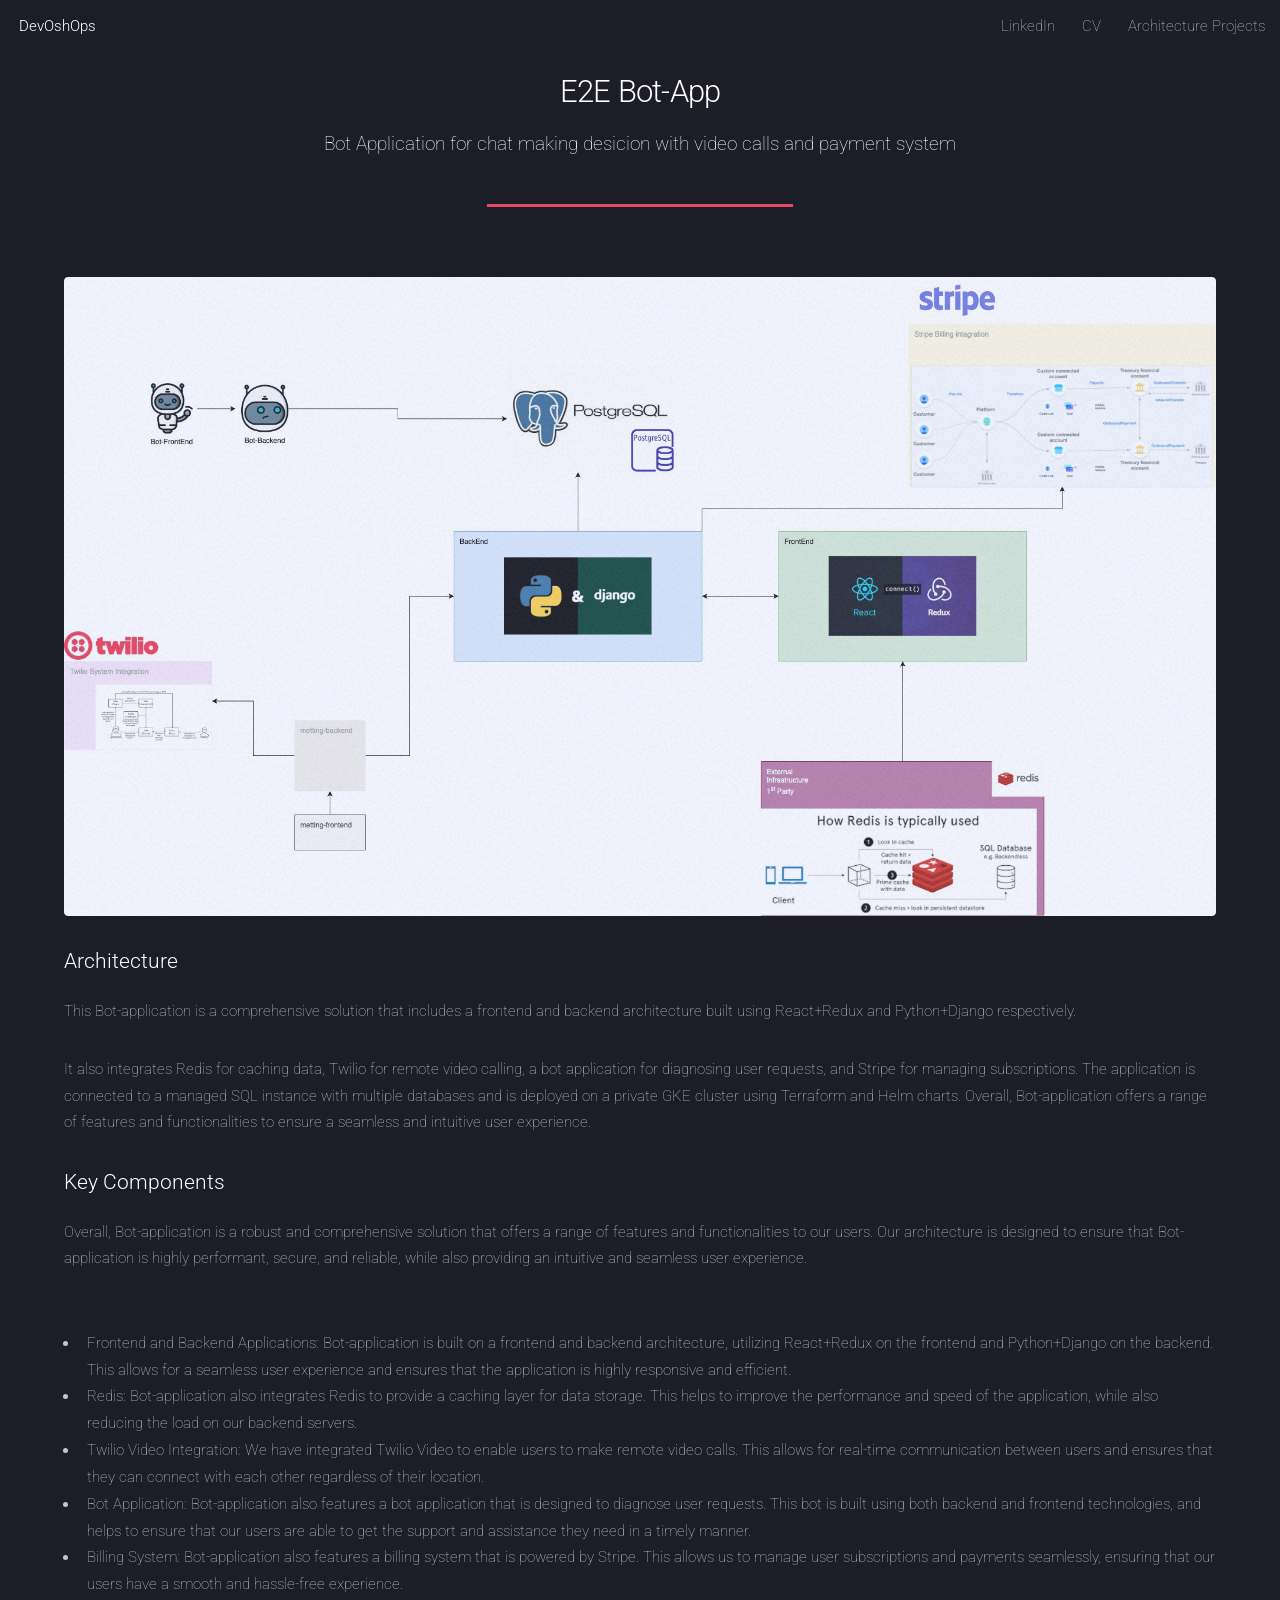
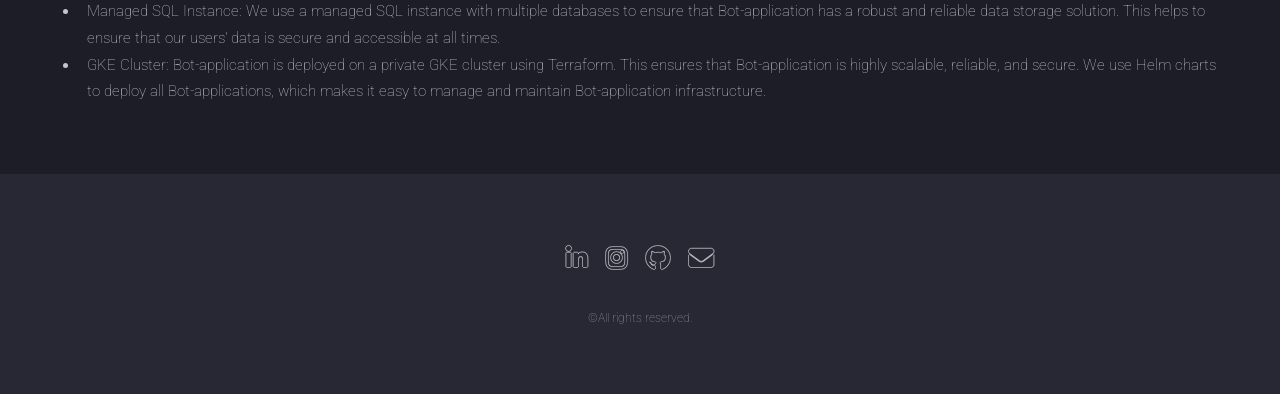
<file: bot-app.html>
<!DOCTYPE HTML>
<!--
	Osher's Portfolio Webapp
	html5up.net | @ajlkn
	Free for personal and commercial use under the CCA 3.0 license (html5up.net/license)
-->
<html>
	<head>
		<title>Osher's Portfolio Webapp</title>
		<meta charset="utf-8" />
		<meta name="viewport" content="width=device-width, initial-scale=1, user-scalable=no" />
		<link rel="stylesheet" href="assets/css/main.css" />
		<noscript><link rel="stylesheet" href="assets/css/noscript.css" /></noscript>
	</head>
	<body class="is-preload landing">
		<div id="page-wrapper">

			<!-- Header -->
			<header id="header">
				<h1 id="logo"><a href="index.html">DevOshOps</a></h1>
				<nav id="nav">
					<ul>
						<li><a href="https://www.linkedin.com/in/osher-levi-49794a1ab/">LinkedIn</a></li>
						<li><a href="images/OsherLevi-CV.pdf">CV</a></li>
						<li>
							<a href="#">Architecture Projects</a>
							<ul>
								<li><a href="secOps.html">DevSecOps</a></li>
								<li><a href="gke.html">POC | GKE Secured Cluster</a></li>
								<li><a href="jenkins.html">POC | Jenkins On GKE </a></li>
								<li><a href="bot-app.html">POC | E2E Bot-App</a></li>
								<li><a href="zerotruat.html">POC | IoT Zero Trust Connection</a></li>
								<li><a href="armor.html">POC | GCP Armor</a></li>
								<!-- <li>
									<a href="#">Submenu</a>
									<ul>
										<li><a href="#">Option 1</a></li>
										<li><a href="#">Option 2</a></li>
										<li><a href="#">Option 3</a></li>
										<li><a href="#">Option 4</a></li>
									</ul>
								</li> -->
							</ul>
						</li>
						<!-- <li><a href="elements.html">Elements</a></li> -->
						<!-- <li><a href="#" class="button primary">Sign Up</a></li> -->
					</ul>
				</nav>
			</header>


			<!-- Main -->
				<div id="main" class="wrapper style1">
					<div class="container">
						<header class="major">
							<h2>E2E Bot-App</h2>
							<p>Bot Application for chat making desicion with video calls and payment system</p>
						</header>

						<!-- Content -->
							<section id="content">
								<a href="#" class="image fit"><img src="images/bot-app.jpg" alt="" /></a>
								<h3>Architecture</h3>
								<p> This Bot-application is a comprehensive solution that includes a frontend and backend architecture built using React+Redux and Python+Django respectively.</p>
								<p> It also integrates Redis for caching data, Twilio for remote video calling, a bot application for diagnosing user requests, and Stripe for managing subscriptions. The application is connected to a managed SQL instance with multiple databases and is deployed on a private GKE cluster using Terraform and Helm charts. Overall, Bot-application offers a range of features and functionalities to ensure a seamless and intuitive user experience.</p>
								<h3>Key Components</h3>
								<p>Overall, Bot-application is a robust and comprehensive solution that offers a range of features and functionalities to our users. Our architecture is designed to ensure that Bot-application is highly performant, secure, and reliable, while also providing an intuitive and seamless user experience.</p>
								<br>									
								<ul>
									<li>Frontend and Backend Applications:
										Bot-application is built on a frontend and backend architecture, utilizing React+Redux on the frontend and Python+Django on the backend. This allows for a seamless user experience and ensures that the application is highly responsive and efficient.</li>
									<li>Redis:
										Bot-application also integrates Redis to provide a caching layer for data storage. This helps to improve the performance and speed of the application, while also reducing the load on our backend servers.</li>
									<li>Twilio Video Integration:
										We have integrated Twilio Video to enable users to make remote video calls. This allows for real-time communication between users and ensures that they can connect with each other regardless of their location.</li>
									<li>Bot Application:
										Bot-application also features a bot application that is designed to diagnose user requests. This bot is built using both backend and frontend technologies, and helps to ensure that our users are able to get the support and assistance they need in a timely manner.</li>
									<li>Billing System:
										Bot-application also features a billing system that is powered by Stripe. This allows us to manage user subscriptions and payments seamlessly, ensuring that our users have a smooth and hassle-free experience.</li>
									<li>Managed SQL Instance:
										We use a managed SQL instance with multiple databases to ensure that Bot-application has a robust and reliable data storage solution. This helps to ensure that our users' data is secure and accessible at all times.</li>
									<li>GKE Cluster:
										Bot-application is deployed on a private GKE cluster using Terraform. This ensures that Bot-application is highly scalable, reliable, and secure. We use Helm charts to deploy all Bot-applications, which makes it easy to manage and maintain Bot-application infrastructure.</li> 
								</ul>
							</section>

					</div>
				</div>

			<!-- Footer -->
			<footer id="footer">
				<ul class="icons">
					<!-- <li><a href="#" class="icon brands alt fa-twitter"><span class="label">Twitter</span></a></li> -->
					<!-- <li><a href="#" class="icon brands alt fa-facebook-f"><span class="label">Facebook</span></a></li> -->
					<li><a href="https://www.linkedin.com/in/osher-levi-49794a1ab/" class="icon brands alt fa-linkedin-in"><span class="label">LinkedIn</span></a></li>
					<li><a href="https://www.instagram.com/osher_levi/" class="icon brands alt fa-instagram"><span class="label">Instagram</span></a></li>
					<li><a href="https://github.com/osherlevi7/" class="icon brands alt fa-github"><span class="label">GitHub</span></a></li>
					<li><a href="mailto:osher.levi7@gmail.com/" class="icon solid alt fa-envelope"><span class="label">Email</span></a></li>
				</ul>
				<ul class="copyright">
					<li>&copy;All rights reserved.</li>
				</ul>
			</footer>

		</div>

		<!-- Scripts -->
			<script src="assets/js/jquery.min.js"></script>
			<script src="assets/js/jquery.scrolly.min.js"></script>
			<script src="assets/js/jquery.dropotron.min.js"></script>
			<script src="assets/js/jquery.scrollex.min.js"></script>
			<script src="assets/js/browser.min.js"></script>
			<script src="assets/js/breakpoints.min.js"></script>
			<script src="assets/js/util.js"></script>
			<script src="assets/js/main.js"></script>

	</body>
</html>
</file>
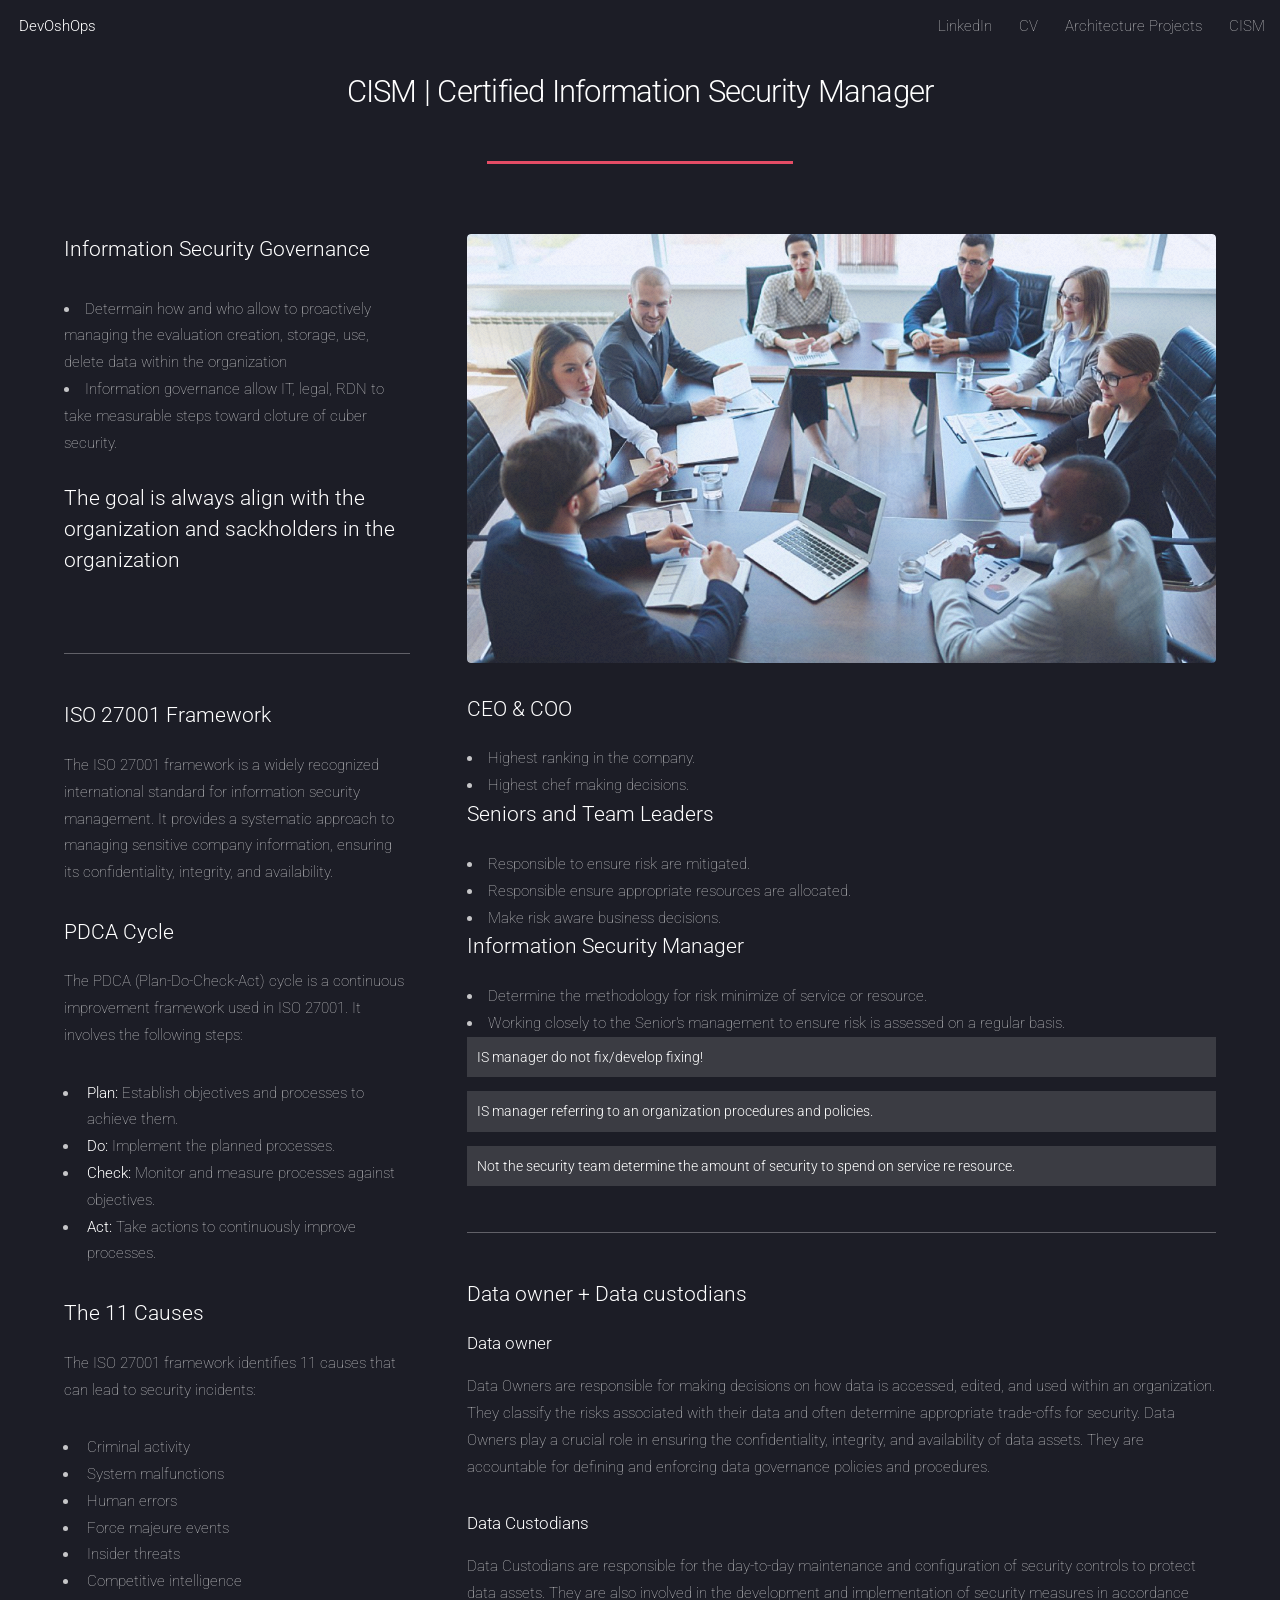
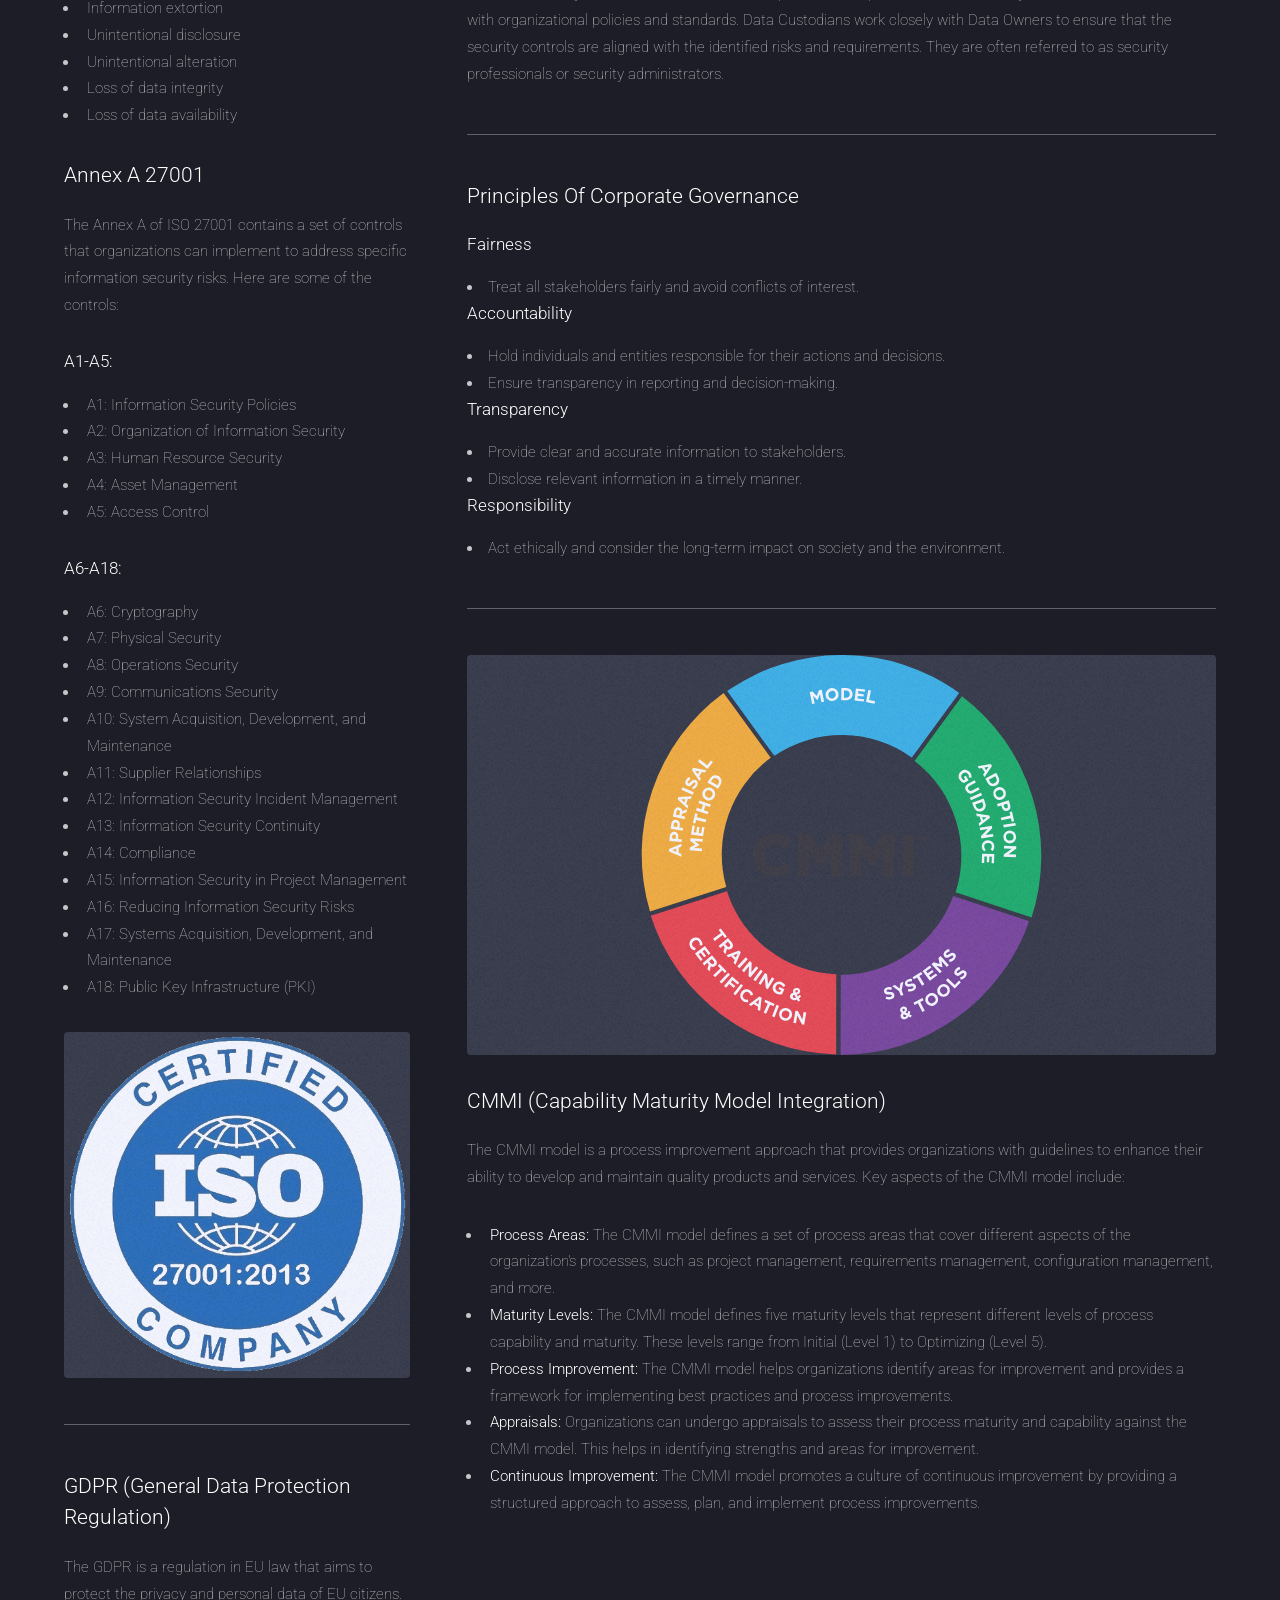
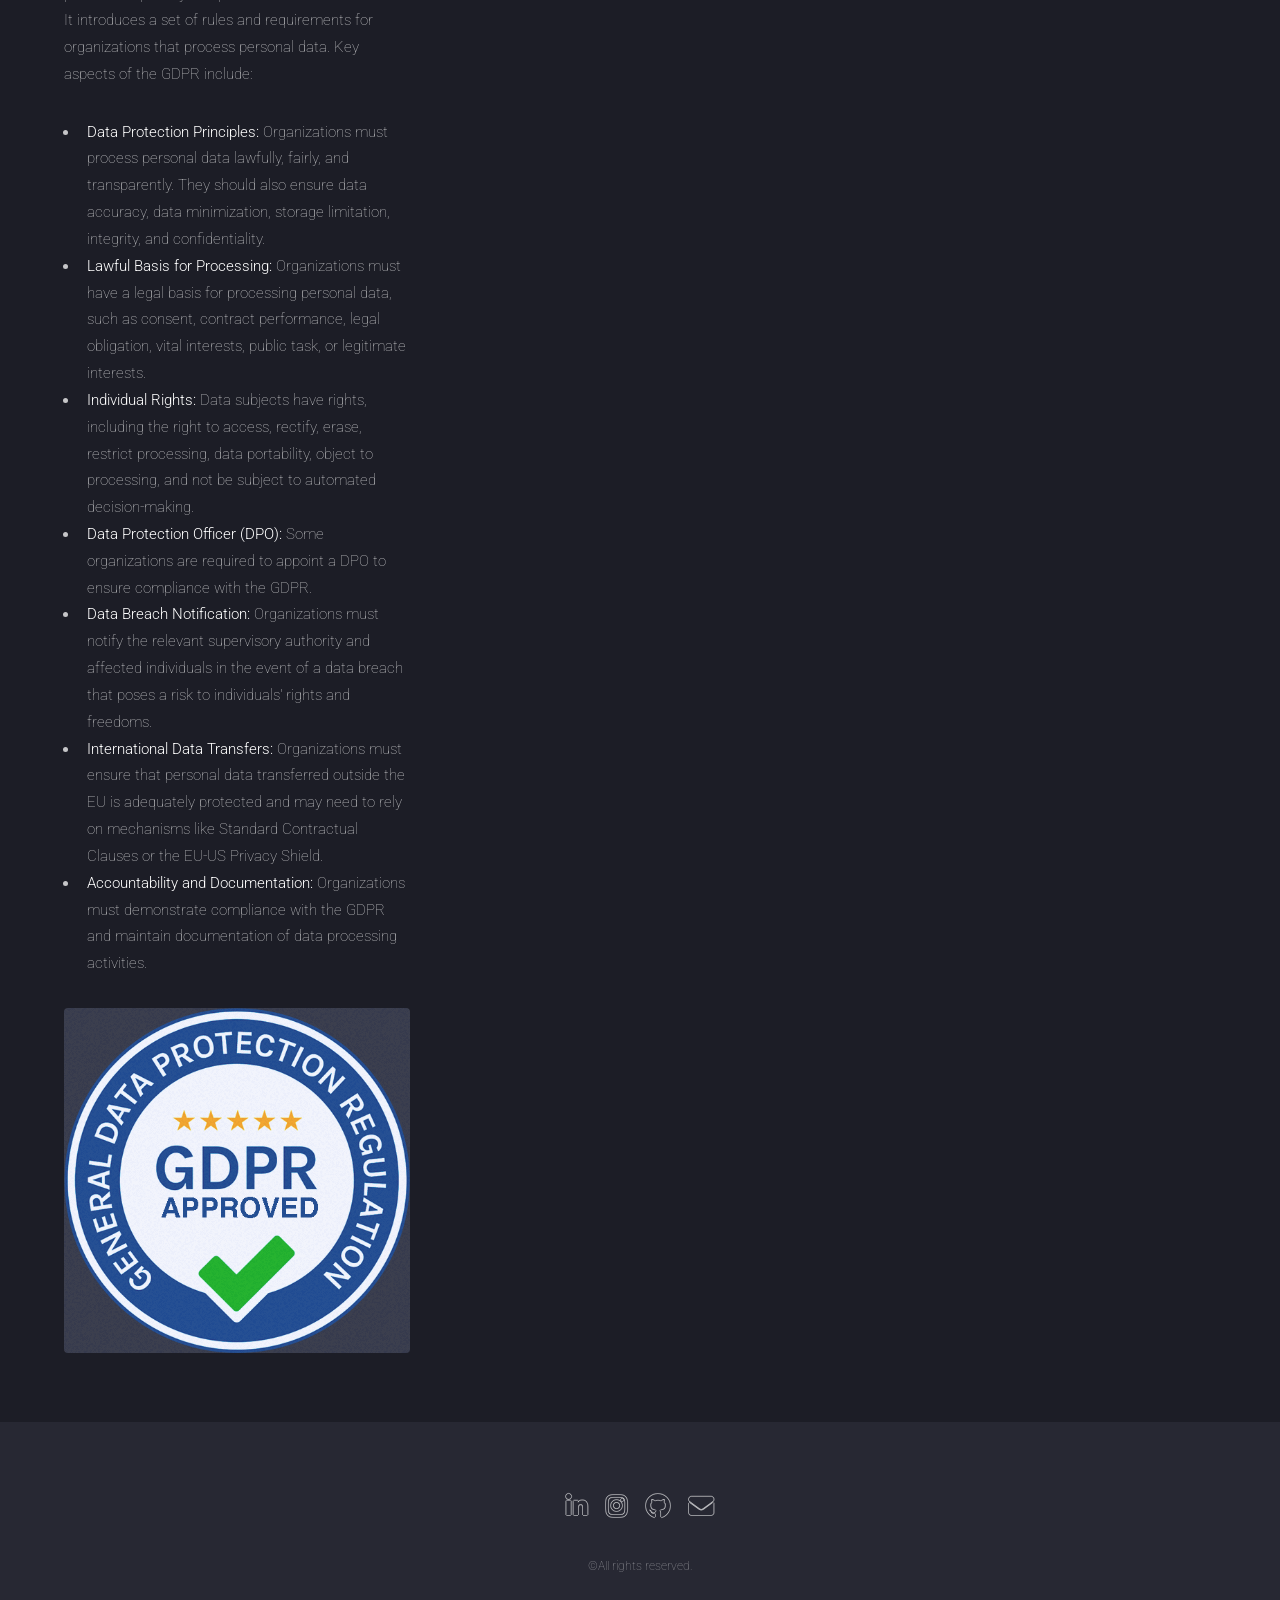
<file: cism.html>
<!DOCTYPE HTML>
<!--
	Osher's Portfolio Webapp
	html5up.net | @ajlkn
	Free for personal and commercial use under the CCA 3.0 license (html5up.net/license)
-->
<html>
	<head>
		<title>Osher's Portfolio Webapp</title>
		<meta charset="utf-8" />
		<meta name="viewport" content="width=device-width, initial-scale=1, user-scalable=no" />
		<link rel="stylesheet" href="assets/css/main.css" />
		<noscript><link rel="stylesheet" href="assets/css/noscript.css" /></noscript>
	</head>
	<body class="is-preload landing">
		<div id="page-wrapper">

			<!-- Header -->
				<header id="header">
					<h1 id="logo"><a href="index.html">DevOshOps</a></h1>
					<nav id="nav">
						<ul>
							<li><a href="https://www.linkedin.com/in/osher-levi-49794a1ab/">LinkedIn</a></li>
							<li><a href="images/OsherLevi-CV.pdf">CV</a></li>
							<li>
								<a href="#">Architecture Projects</a>
								<ul>
									<li><a href="dlist/secOps.html">DevSecOps</a></li>
									<li><a href="dlist/gke.html">POC | GKE Secured Cluster</a></li>
									<li><a href="dlist/jenkins.html">POC | Jenkins On GKE </a></li>
									<li><a href="dlist/bot-app.html">POC | E2E Bot-App</a></li>
									<li><a href="dlist/zerotruat.html">POC | IoT Zero Trust Connection</a></li>
									<li><a href="dlist/armor.html">POC | GCP Armor</a></li>

									<!-- <li>
										<a href="#">Submenu</a>
										<ul>
											<li><a href="#">Option 1</a></li>
											<li><a href="#">Option 2</a></li>
											<li><a href="#">Option 3</a></li>
											<li><a href="#">Option 4</a></li>
										</ul>
									</li> -->
								</ul>
							</li>
							<li><a href="../cism.html">CISM</a></li>
							<!-- <li><a href="elements.html">Elements</a></li> -->
							<!-- <li><a href="#" class="button primary">Sign Up</a></li> -->
						</ul>
					</nav>
				</header>

			<!-- Main -->
				<div id="main" class="wrapper style1">
					<div class="container">
						<header class="major">
							<h2>CISM | Certified Information Security Manager</h2>
						</header>
						<div class="row gtr-150">
							<div class="col-4 col-12-medium">

								<!-- Sidebar -->
									<section id="sidebar">
										<section>
											<h3>Information Security Governance</h3>
											<p>
												<li>
													Determain how and who allow to proactively managing the evaluation creation, storage, use, delete data within the organization
												</li>
												<li>
													Information governance allow IT, legal, RDN to take measurable steps toward cloture of cuber security. 
												</li>
												<br>
												<h3>The goal is always align with the organization and sackholders in the organization</h3>
											</p>
											<footer>
												<ul class="actions">
													<!-- <li><a href="#" class="button">Learn More</a></li> -->
												</ul>
											</footer>
										</section>
										<hr />
										<section>
											<section>
												<h3>ISO 27001 Framework</h3>
												<p>The ISO 27001 framework is a widely recognized international standard for information security management. It provides a systematic approach to managing sensitive company information, ensuring its confidentiality, integrity, and availability.</p>
											</section>
											
											<section>
												<h3>PDCA Cycle</h3>
												<p>The PDCA (Plan-Do-Check-Act) cycle is a continuous improvement framework used in ISO 27001. It involves the following steps:</p>
												<ul>
													<li><strong>Plan:</strong> Establish objectives and processes to achieve them.</li>
													<li><strong>Do:</strong> Implement the planned processes.</li>
													<li><strong>Check:</strong> Monitor and measure processes against objectives.</li>
													<li><strong>Act:</strong> Take actions to continuously improve processes.</li>
												</ul>
											</section>
											
											<section>
												<h3>The 11 Causes</h3>
												<p>The ISO 27001 framework identifies 11 causes that can lead to security incidents:</p>
												<ul>
													<li>Criminal activity</li>
													<li>System malfunctions</li>
													<li>Human errors</li>
													<li>Force majeure events</li>
													<li>Insider threats</li>
													<li>Competitive intelligence</li>
													<li>Information extortion</li>
													<li>Unintentional disclosure</li>
													<li>Unintentional alteration</li>
													<li>Loss of data integrity</li>
													<li>Loss of data availability</li>
												</ul>
											</section>
											
											<section>
												<h3>Annex A 27001</h3>
												<p>The Annex A of ISO 27001 contains a set of controls that organizations can implement to address specific information security risks. Here are some of the controls:</p>
												<h4>A1-A5:</h4>
												<ul>
													<li>A1: Information Security Policies</li>
													<li>A2: Organization of Information Security</li>
													<li>A3: Human Resource Security</li>
													<li>A4: Asset Management</li>
													<li>A5: Access Control</li>
												</ul>
												<h4>A6-A18:</h4>
												<ul>
													<li>A6: Cryptography</li>
													<li>A7: Physical Security</li>
													<li>A8: Operations Security</li>
													<li>A9: Communications Security</li>
													<li>A10: System Acquisition, Development, and Maintenance</li>
													<li>A11: Supplier Relationships</li>
													<li>A12: Information Security Incident Management</li>
													<li>A13: Information Security Continuity</li>
													<li>A14: Compliance</li>
													<li>A15: Information Security in Project Management</li>
													<li>A16: Reducing Information Security Risks</li>
													<li>A17: Systems Acquisition, Development, and Maintenance</li>
													<li>A18: Public Key Infrastructure (PKI)</li>
										</section>
										<a href="#" class="image fit"><img src="images/ISO-27001.png" alt="" /></a>
										<hr>
										<section>
											<h3>GDPR (General Data Protection Regulation)</h3>
											<p>The GDPR is a regulation in EU law that aims to protect the privacy and personal data of EU citizens. It introduces a set of rules and requirements for organizations that process personal data. Key aspects of the GDPR include:</p>
											<ul>
												<li><strong>Data Protection Principles:</strong> Organizations must process personal data lawfully, fairly, and transparently. They should also ensure data accuracy, data minimization, storage limitation, integrity, and confidentiality.</li>
												<li><strong>Lawful Basis for Processing:</strong> Organizations must have a legal basis for processing personal data, such as consent, contract performance, legal obligation, vital interests, public task, or legitimate interests.</li>
												<li><strong>Individual Rights:</strong> Data subjects have rights, including the right to access, rectify, erase, restrict processing, data portability, object to processing, and not be subject to automated decision-making.</li>
												<li><strong>Data Protection Officer (DPO):</strong> Some organizations are required to appoint a DPO to ensure compliance with the GDPR.</li>
												<li><strong>Data Breach Notification:</strong> Organizations must notify the relevant supervisory authority and affected individuals in the event of a data breach that poses a risk to individuals' rights and freedoms.</li>
												<li><strong>International Data Transfers:</strong> Organizations must ensure that personal data transferred outside the EU is adequately protected and may need to rely on mechanisms like Standard Contractual Clauses or the EU-US Privacy Shield.</li>
												<li><strong>Accountability and Documentation:</strong> Organizations must demonstrate compliance with the GDPR and maintain documentation of data processing activities.</li>
											</ul>
										</section>
										<a href="#" class="image fit"><img src="images/gdpr.png" alt="" /></a>

									</section>
							</div>

							<div class="col-8 col-12-medium imp-medium">

								<!-- Content -->
									<section id="content">
										<a href="#" class="image fit"><img src="images/gov.jpeg" alt="" /></a>
										<h3>CEO & COO </h3>
										<li>Highest ranking in the company.</li>
										<li>Highest chef making decisions.</li>
										<h3>Seniors and Team Leaders</h3>
										<li>Responsible to ensure risk are mitigated.</li>
										<li>Responsible ensure appropriate resources are allocated.</li>
										<li>Make risk aware business decisions. </li>
										<h3>Information Security Manager </h3>
										<li>Determine the methodology for risk minimize of service or resource.</li>
										<li>Working closely to the Senior's management to ensure risk is assessed on a regular basis.</li>
											
										<h5>
											<style>
												h5 {
												  background-color: #bababa33;
												  padding: 10px;
												}
											  </style>
											  IS manager do not fix/develop fixing!
										</h5>
										<h5>IS manager referring to an organization procedures and policies.</h5>
										<h5>Not the security team determine the amount of security to spend on service re resource.</h5>
										<hr />
										<div class="col-8 col-12-medium imp-medium">
											<h3>Data owner + Data custodians</h3>
											<h4>Data owner</h4>
											<p>Data Owners are responsible for making decisions on how data is accessed, edited, and used within an organization. They classify the risks associated with their data and often determine appropriate trade-offs for security. Data Owners play a crucial role in ensuring the confidentiality, integrity, and availability of data assets. They are accountable for defining and enforcing data governance policies and procedures.</p>
											<h4>Data Custodians</h4>
											<p>Data Custodians are responsible for the day-to-day maintenance and configuration of security controls to protect data assets. They are also involved in the development and implementation of security measures in accordance with organizational policies and standards. Data Custodians work closely with Data Owners to ensure that the security controls are aligned with the identified risks and requirements. They are often referred to as security professionals or security administrators.</p>
										</div>
										<hr/>
										<div class="col-8 col-12-medium imp-medium">
											<h3> Principles Of Corporate Governance</h3>
											<h4>Fairness</h4>
											<li>Treat all stakeholders fairly and avoid conflicts of interest.</li>
											<h4>Accountability</h4>
											<li>Hold individuals and entities responsible for their actions and decisions.</li>
											<li>Ensure transparency in reporting and decision-making.</li>
											<h4>Transparency</h4>
											<li>Provide clear and accurate information to stakeholders.</li>
											<li>Disclose relevant information in a timely manner.</li>
											<h4>Responsibility</h4>
											<li>Act ethically and consider the long-term impact on society and the environment.</li>
										</div>

										<hr>
										<a href="#" class="image fit"><img src="images/cmmi.svg" width="400" height="400" alt="" /></a>
										<section>
											<h3>CMMI (Capability Maturity Model Integration)</h3>
											<p>The CMMI model is a process improvement approach that provides organizations with guidelines to enhance their ability to develop and maintain quality products and services. Key aspects of the CMMI model include:</p>
											<ul>
												<li><strong>Process Areas:</strong> The CMMI model defines a set of process areas that cover different aspects of the organization's processes, such as project management, requirements management, configuration management, and more.</li>
												<li><strong>Maturity Levels:</strong> The CMMI model defines five maturity levels that represent different levels of process capability and maturity. These levels range from Initial (Level 1) to Optimizing (Level 5).</li>
												<li><strong>Process Improvement:</strong> The CMMI model helps organizations identify areas for improvement and provides a framework for implementing best practices and process improvements.</li>
												<li><strong>Appraisals:</strong> Organizations can undergo appraisals to assess their process maturity and capability against the CMMI model. This helps in identifying strengths and areas for improvement.</li>
												<li><strong>Continuous Improvement:</strong> The CMMI model promotes a culture of continuous improvement by providing a structured approach to assess, plan, and implement process improvements.</li>
											</ul>
										</section>

									</section>

							</div>
						</div>
					</div>
				</div>

			
			<!-- Footer -->
			<footer id="footer">
				<ul class="icons">
					<!-- <li><a href="#" class="icon brands alt fa-twitter"><span class="label">Twitter</span></a></li> -->
					<!-- <li><a href="#" class="icon brands alt fa-facebook-f"><span class="label">Facebook</span></a></li> -->
					<li><a href="https://www.linkedin.com/in/osher-levi-49794a1ab/" class="icon brands alt fa-linkedin-in"><span class="label">LinkedIn</span></a></li>
					<li><a href="https://www.instagram.com/osher_levi/" class="icon brands alt fa-instagram"><span class="label">Instagram</span></a></li>
					<li><a href="https://github.com/osherlevi7/" class="icon brands alt fa-github"><span class="label">GitHub</span></a></li>
					<li><a href="mailto:osher.levi7@gmail.com/" class="icon solid alt fa-envelope"><span class="label">Email</span></a></li>
				</ul>
				<ul class="copyright">
					<li>&copy;All rights reserved.</li>
				</ul>
			</footer>

		</div>

		<!-- Scripts -->
			<script src="assets/js/jquery.min.js"></script>
			<script src="assets/js/jquery.scrolly.min.js"></script>
			<script src="assets/js/jquery.dropotron.min.js"></script>
			<script src="assets/js/jquery.scrollex.min.js"></script>
			<script src="assets/js/browser.min.js"></script>
			<script src="assets/js/breakpoints.min.js"></script>
			<script src="assets/js/util.js"></script>
			<script src="assets/js/main.js"></script>

	</body>
</html>
</file>
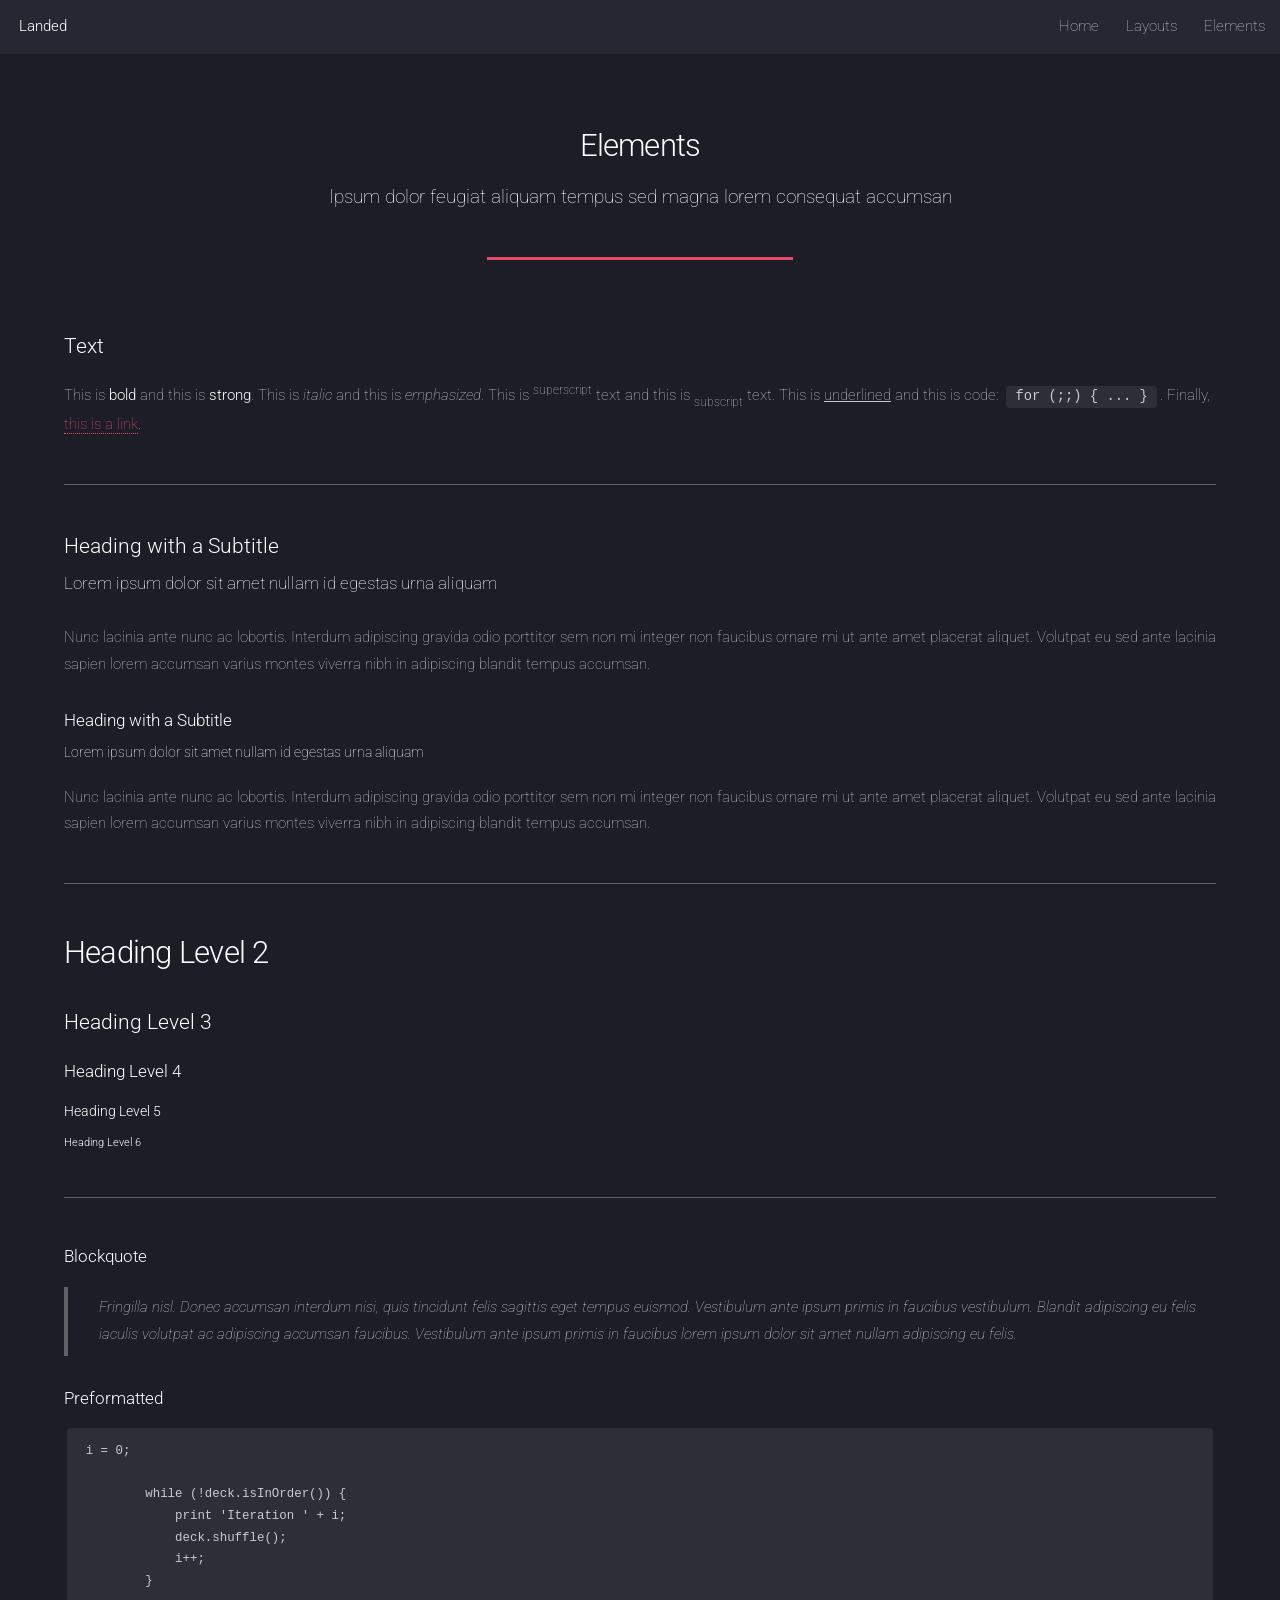
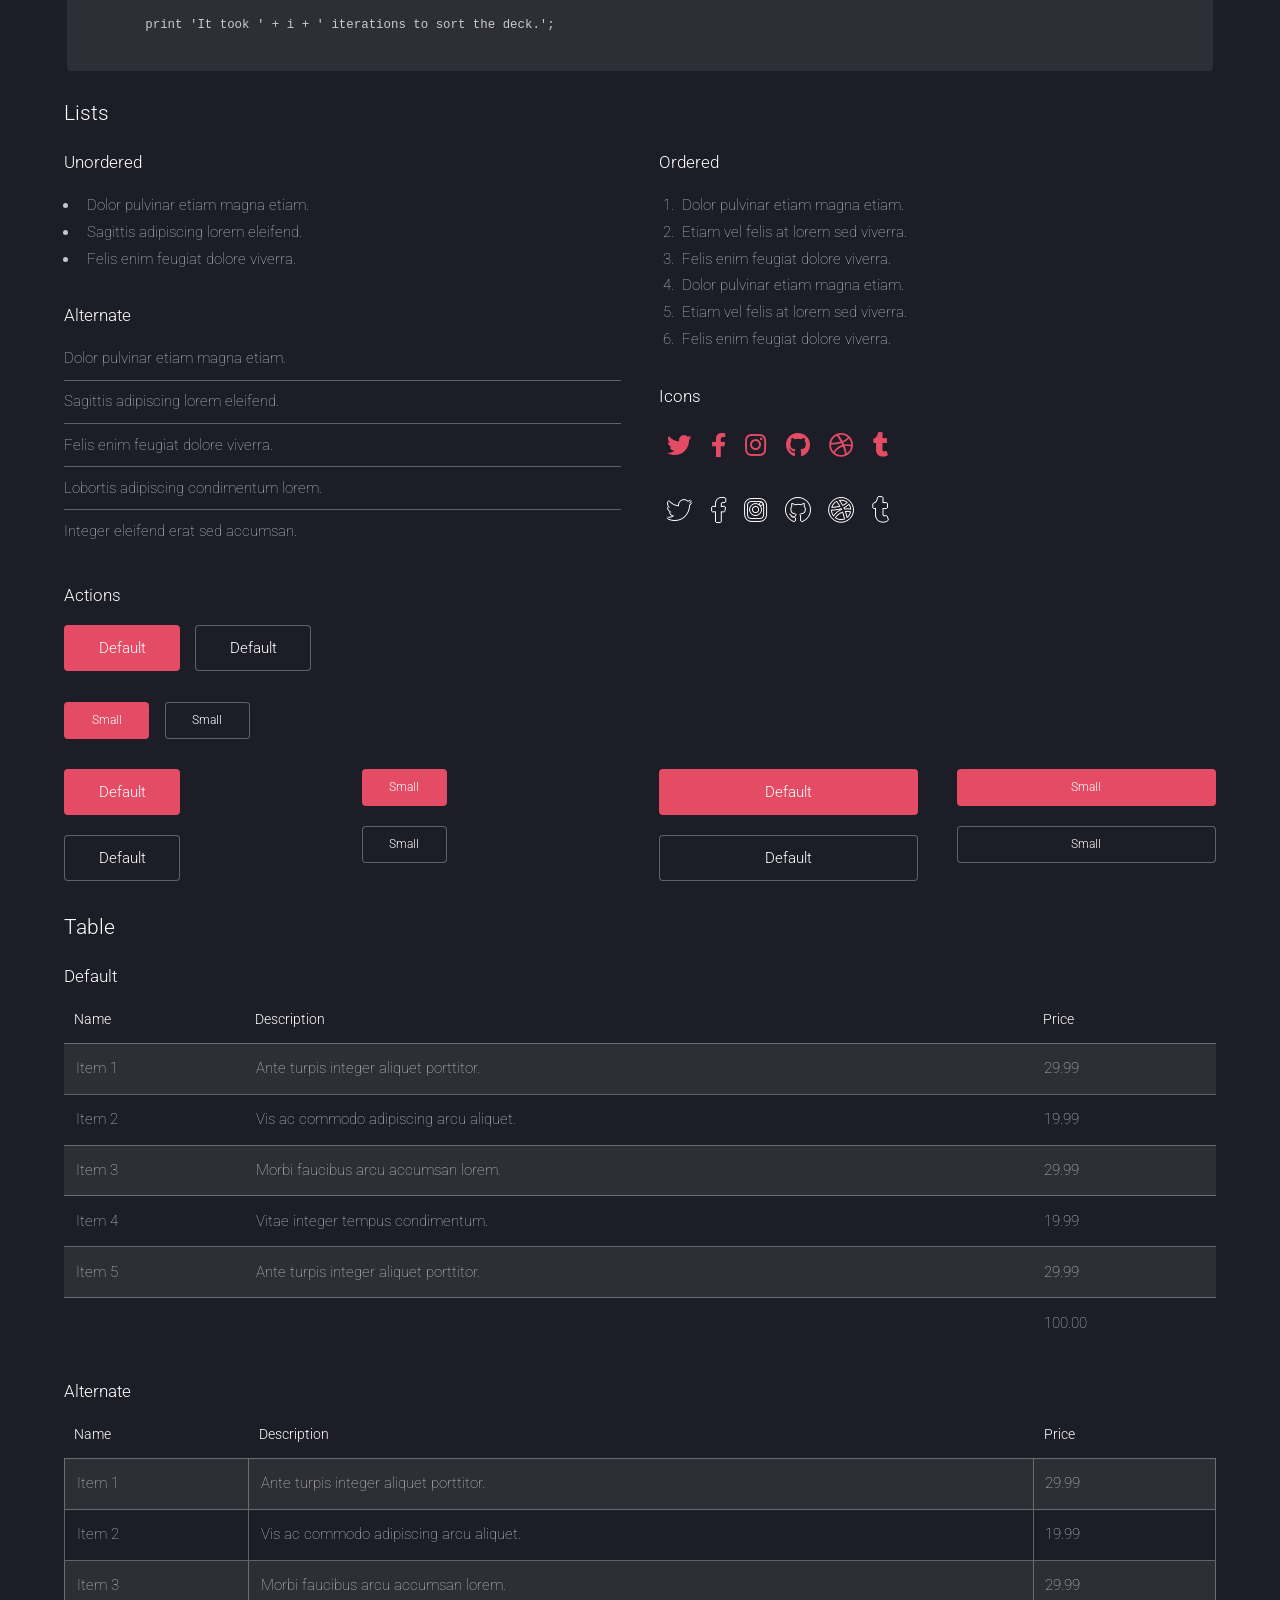
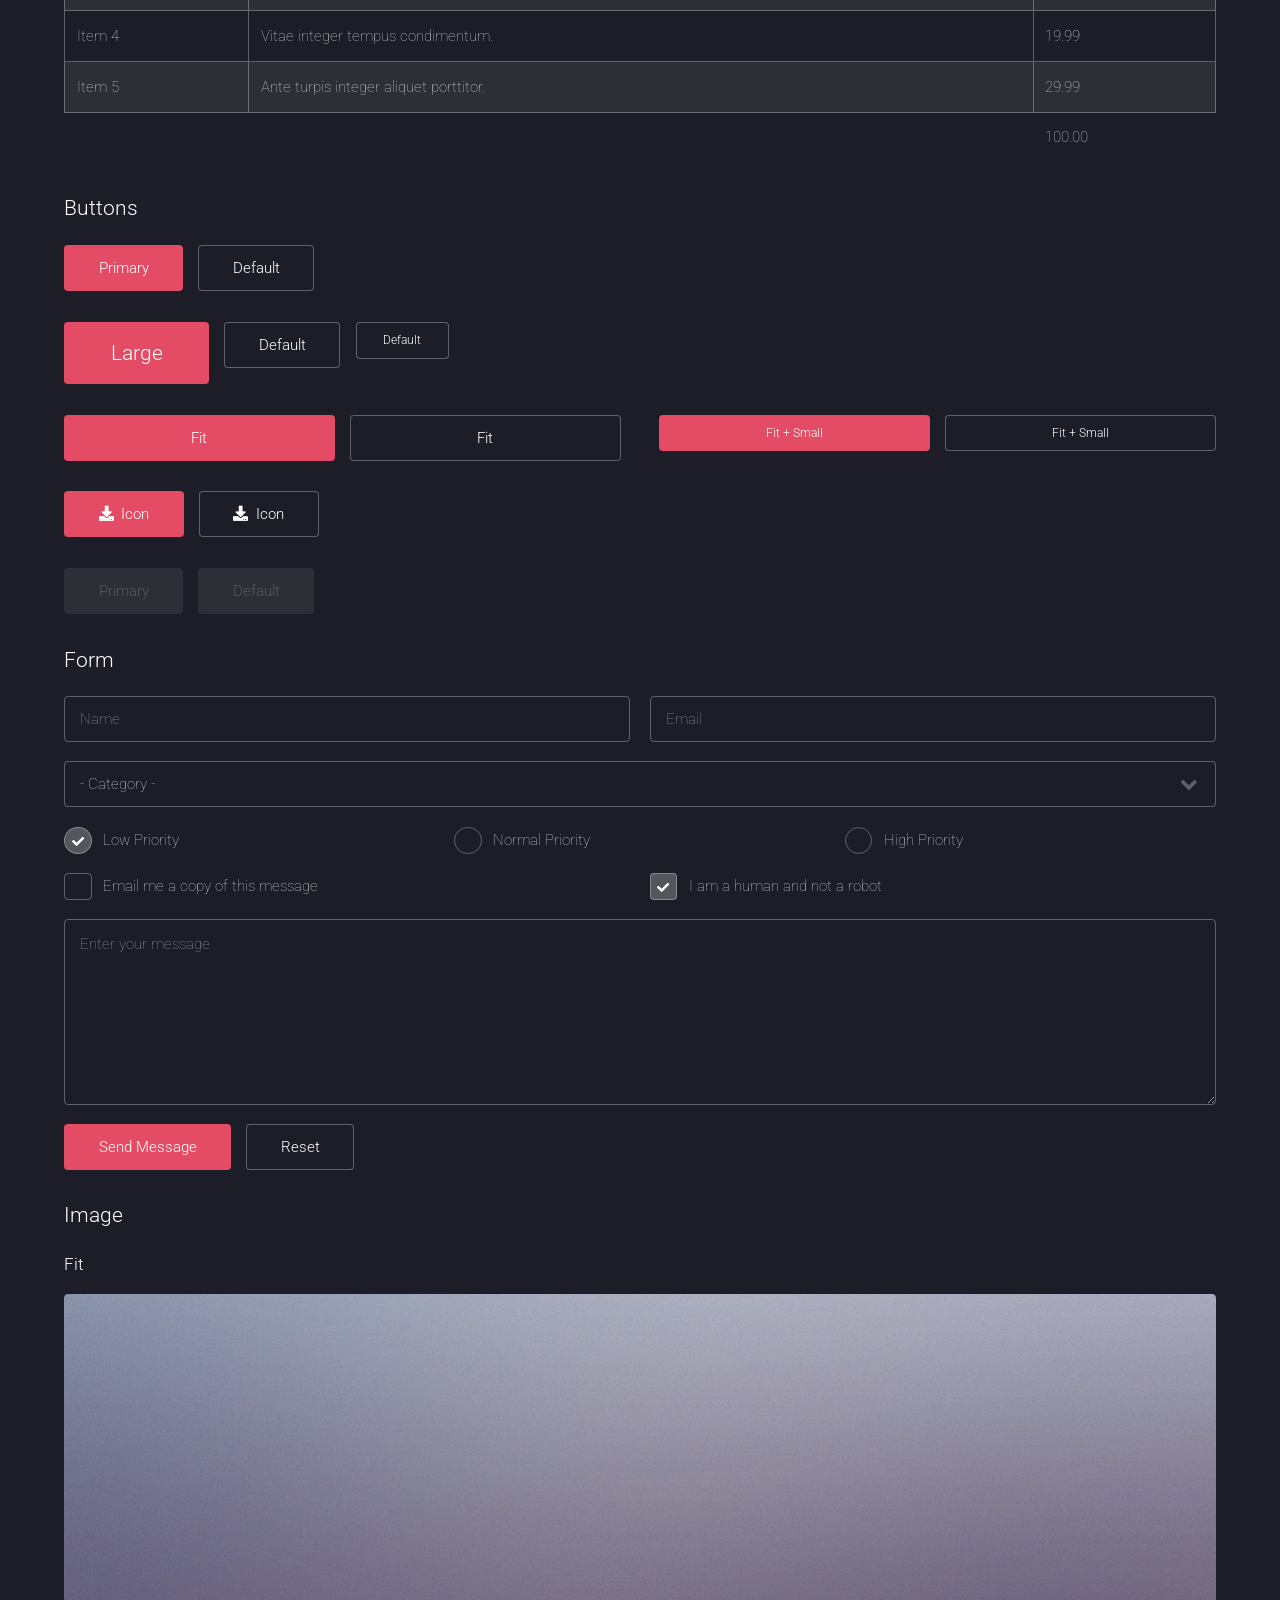
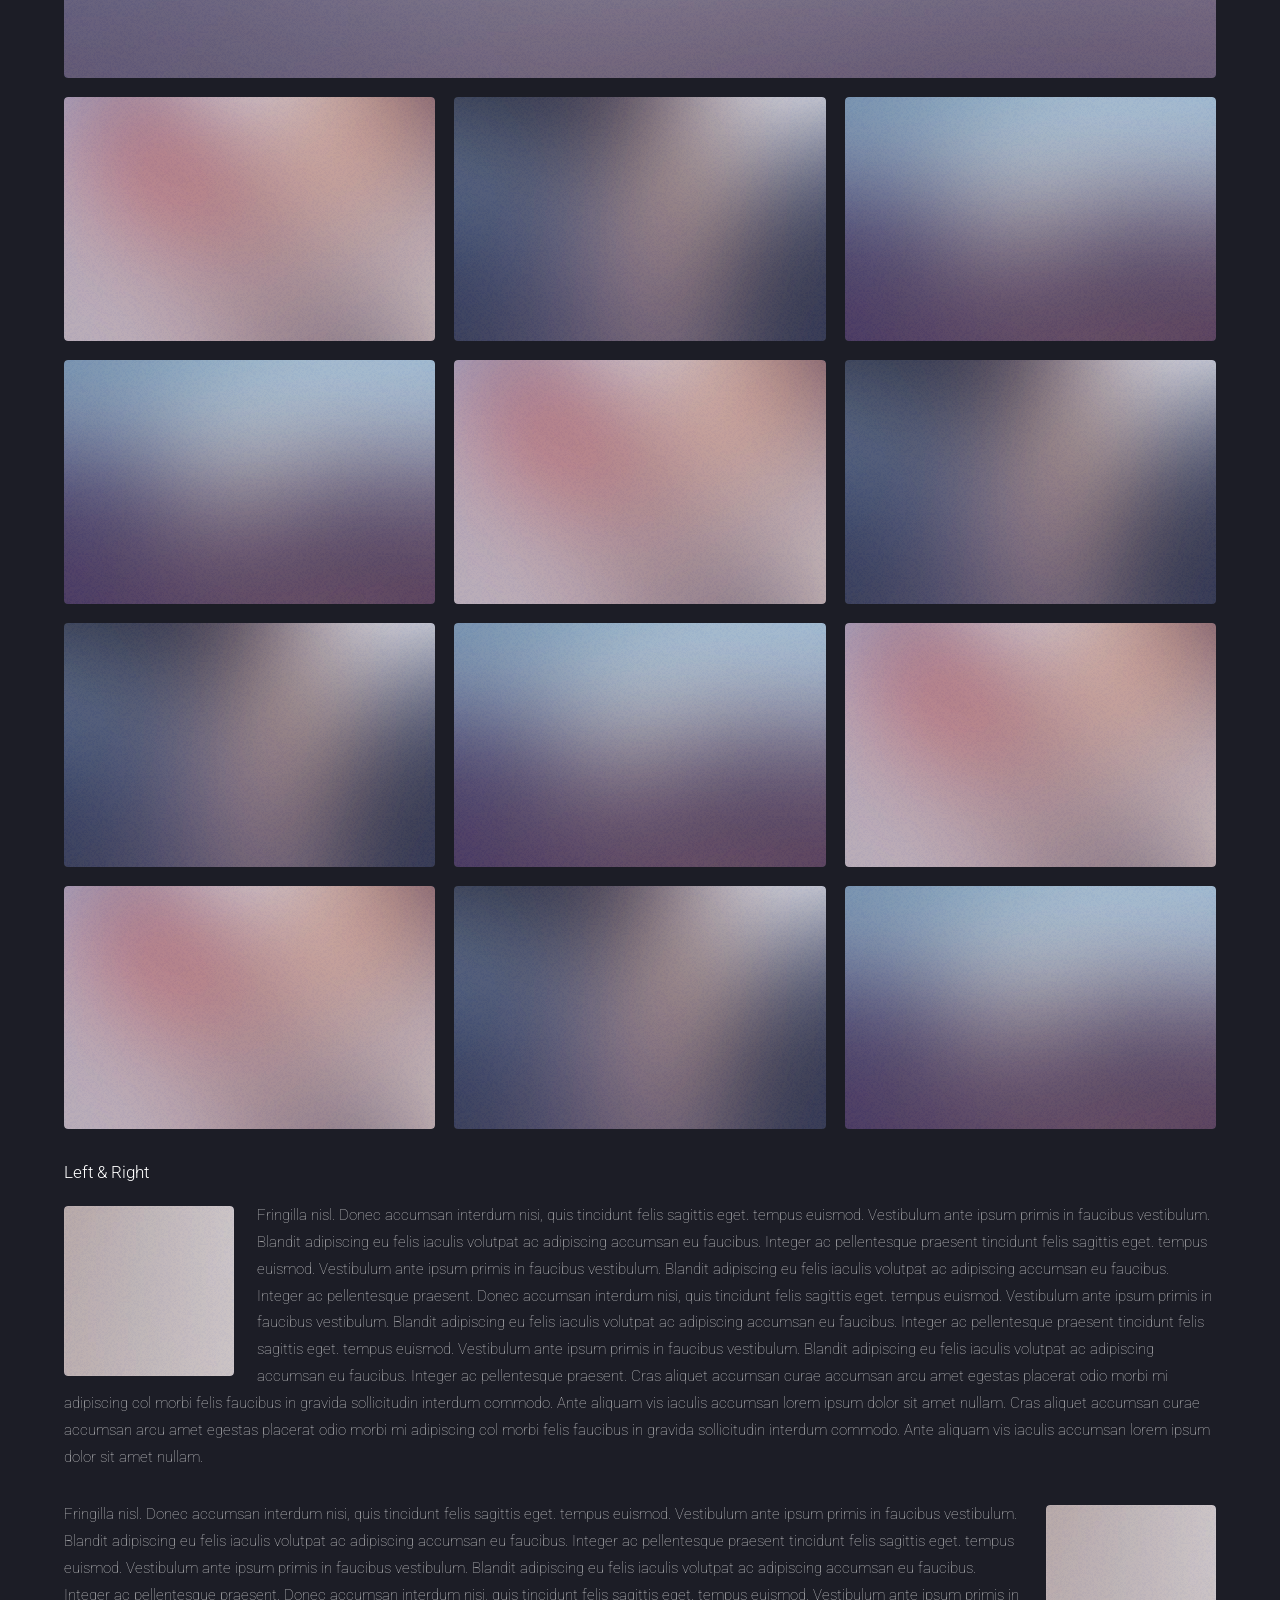
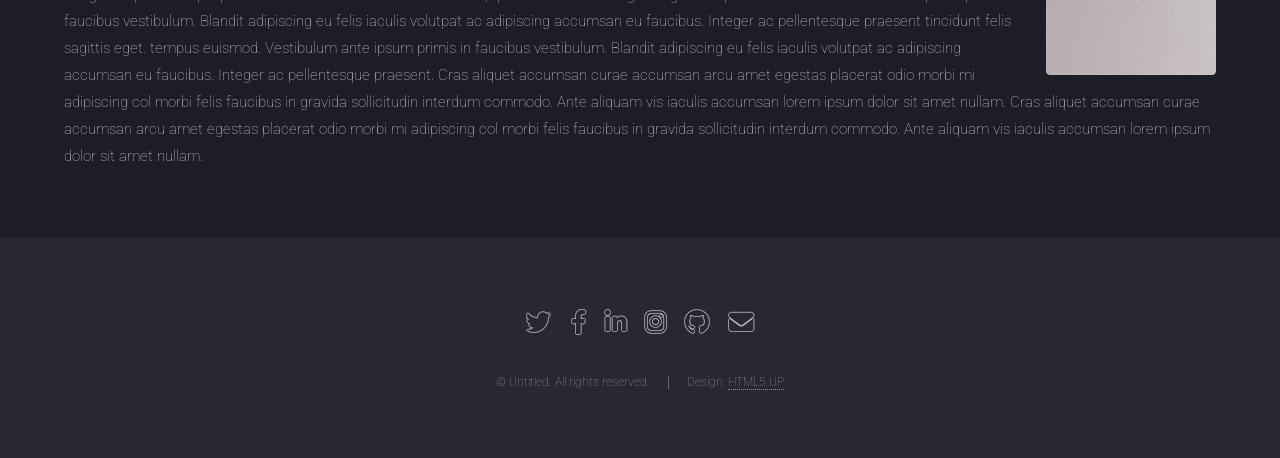
<file: elements.html>
<!DOCTYPE HTML>
<!--
	Landed by HTML5 UP
	html5up.net | @ajlkn
	Free for personal and commercial use under the CCA 3.0 license (html5up.net/license)
-->
<html>
	<head>
		<title>Elements - Landed by HTML5 UP</title>
		<meta charset="utf-8" />
		<meta name="viewport" content="width=device-width, initial-scale=1, user-scalable=no" />
		<link rel="stylesheet" href="assets/css/main.css" />
		<noscript><link rel="stylesheet" href="assets/css/noscript.css" /></noscript>
	</head>
	<body class="is-preload">
		<div id="page-wrapper">

			<!-- Header -->
				<header id="header">
					<h1 id="logo"><a href="index.html">Landed</a></h1>
					<nav id="nav">
						<ul>
							<li><a href="index.html">Home</a></li>
							<li>
								<a href="#">Layouts</a>
								<ul>
									<li><a href="left-sidebar.html">Left Sidebar</a></li>
									<li><a href="dlist/armor.html">GCP Armor</a></li>
									<li><a href="dlist/bot-app.html">E2E Bot-App</a></li>
									<li>
										<a href="#">Submenu</a>
										<ul>
											<li><a href="#">Option 1</a></li>
											<li><a href="#">Option 2</a></li>
											<li><a href="#">Option 3</a></li>
											<li><a href="#">Option 4</a></li>
										</ul>
									</li>
								</ul>
							</li>
							<li><a href="elements.html">Elements</a></li>
							<!-- <li><a href="#" class="button primary">Sign Up</a></li> -->
						</ul>
					</nav>
				</header>

			<!-- Main -->
				<div id="main" class="wrapper style1">
					<div class="container">
						<header class="major">
							<h2>Elements</h2>
							<p>Ipsum dolor feugiat aliquam tempus sed magna lorem consequat accumsan</p>
						</header>

						<!-- Text -->
							<section>
								<h3>Text</h3>
								<p>This is <b>bold</b> and this is <strong>strong</strong>. This is <i>italic</i> and this is <em>emphasized</em>.
								This is <sup>superscript</sup> text and this is <sub>subscript</sub> text.
								This is <u>underlined</u> and this is code: <code>for (;;) { ... }</code>. Finally, <a href="#">this is a link</a>.</p>

								<hr />

								<header>
									<h3>Heading with a Subtitle</h3>
									<p>Lorem ipsum dolor sit amet nullam id egestas urna aliquam</p>
								</header>
								<p>Nunc lacinia ante nunc ac lobortis. Interdum adipiscing gravida odio porttitor sem non mi integer non faucibus ornare mi ut ante amet placerat aliquet. Volutpat eu sed ante lacinia sapien lorem accumsan varius montes viverra nibh in adipiscing blandit tempus accumsan.</p>
								<header>
									<h4>Heading with a Subtitle</h4>
									<p>Lorem ipsum dolor sit amet nullam id egestas urna aliquam</p>
								</header>
								<p>Nunc lacinia ante nunc ac lobortis. Interdum adipiscing gravida odio porttitor sem non mi integer non faucibus ornare mi ut ante amet placerat aliquet. Volutpat eu sed ante lacinia sapien lorem accumsan varius montes viverra nibh in adipiscing blandit tempus accumsan.</p>

								<hr />

								<h2>Heading Level 2</h2>
								<h3>Heading Level 3</h3>
								<h4>Heading Level 4</h4>
								<h5>Heading Level 5</h5>
								<h6>Heading Level 6</h6>

								<hr />

								<h4>Blockquote</h4>
								<blockquote>Fringilla nisl. Donec accumsan interdum nisi, quis tincidunt felis sagittis eget tempus euismod. Vestibulum ante ipsum primis in faucibus vestibulum. Blandit adipiscing eu felis iaculis volutpat ac adipiscing accumsan faucibus. Vestibulum ante ipsum primis in faucibus lorem ipsum dolor sit amet nullam adipiscing eu felis.</blockquote>

								<h4>Preformatted</h4>
								<pre><code>i = 0;

	while (!deck.isInOrder()) {
	    print 'Iteration ' + i;
	    deck.shuffle();
	    i++;
	}

	print 'It took ' + i + ' iterations to sort the deck.';
	</code></pre>
							</section>

						<!-- Lists -->
							<section>
								<h3>Lists</h3>
								<div class="row">
									<div class="col-6 col-12-xsmall">

										<h4>Unordered</h4>
										<ul>
											<li>Dolor pulvinar etiam magna etiam.</li>
											<li>Sagittis adipiscing lorem eleifend.</li>
											<li>Felis enim feugiat dolore viverra.</li>
										</ul>

										<h4>Alternate</h4>
										<ul class="alt">
											<li>Dolor pulvinar etiam magna etiam.</li>
											<li>Sagittis adipiscing lorem eleifend.</li>
											<li>Felis enim feugiat dolore viverra.</li>
											<li>Lobortis adipiscing condimentum lorem.</li>
											<li>Integer eleifend erat sed accumsan.</li>
										</ul>

									</div>
									<div class="col-6 col-12-xsmall">

										<h4>Ordered</h4>
										<ol>
											<li>Dolor pulvinar etiam magna etiam.</li>
											<li>Etiam vel felis at lorem sed viverra.</li>
											<li>Felis enim feugiat dolore viverra.</li>
											<li>Dolor pulvinar etiam magna etiam.</li>
											<li>Etiam vel felis at lorem sed viverra.</li>
											<li>Felis enim feugiat dolore viverra.</li>
										</ol>

										<h4>Icons</h4>
										<ul class="icons">
											<li><a href="#" class="icon brands fa-twitter"><span class="label">Twitter</span></a></li>
											<li><a href="#" class="icon brands fa-facebook-f"><span class="label">Facebook</span></a></li>
											<li><a href="#" class="icon brands fa-instagram"><span class="label">Instagram</span></a></li>
											<li><a href="#" class="icon brands fa-github"><span class="label">Github</span></a></li>
											<li><a href="#" class="icon brands fa-dribbble"><span class="label">Dribbble</span></a></li>
											<li><a href="#" class="icon brands fa-tumblr"><span class="label">Tumblr</span></a></li>
										</ul>
										<ul class="icons">
											<li><a href="#" class="icon brands alt fa-twitter"><span class="label">Twitter</span></a></li>
											<li><a href="#" class="icon brands alt fa-facebook-f"><span class="label">Facebook</span></a></li>
											<li><a href="#" class="icon brands alt fa-instagram"><span class="label">Instagram</span></a></li>
											<li><a href="#" class="icon brands alt fa-github"><span class="label">Github</span></a></li>
											<li><a href="#" class="icon brands alt fa-dribbble"><span class="label">Dribbble</span></a></li>
											<li><a href="#" class="icon brands alt fa-tumblr"><span class="label">Tumblr</span></a></li>
										</ul>

									</div>
								</div>

								<h4>Actions</h4>
								<ul class="actions">
									<li><a href="#" class="button primary">Default</a></li>
									<li><a href="#" class="button">Default</a></li>
								</ul>
								<ul class="actions small">
									<li><a href="#" class="button primary small">Small</a></li>
									<li><a href="#" class="button small">Small</a></li>
								</ul>
								<div class="row">
									<div class="col-3 col-6-medium col-12-xsmall">
										<ul class="actions stacked">
											<li><a href="#" class="button primary">Default</a></li>
											<li><a href="#" class="button">Default</a></li>
										</ul>
									</div>
									<div class="col-3 col-6-medium col-12-xsmall">
										<ul class="actions stacked">
											<li><a href="#" class="button primary small">Small</a></li>
											<li><a href="#" class="button small">Small</a></li>
										</ul>
									</div>
									<div class="col-3 col-6-medium col-12-xsmall">
										<ul class="actions stacked">
											<li><a href="#" class="button primary fit">Default</a></li>
											<li><a href="#" class="button fit">Default</a></li>
										</ul>
									</div>
									<div class="col-3 col-6-medium col-12-xsmall">
										<ul class="actions stacked">
											<li><a href="#" class="button primary small fit">Small</a></li>
											<li><a href="#" class="button small fit">Small</a></li>
										</ul>
									</div>
								</div>
							</section>

						<!-- Table -->
							<section>
								<h3>Table</h3>
								<h4>Default</h4>
								<div class="table-wrapper">
									<table>
										<thead>
											<tr>
												<th>Name</th>
												<th>Description</th>
												<th>Price</th>
											</tr>
										</thead>
										<tbody>
											<tr>
												<td>Item 1</td>
												<td>Ante turpis integer aliquet porttitor.</td>
												<td>29.99</td>
											</tr>
											<tr>
												<td>Item 2</td>
												<td>Vis ac commodo adipiscing arcu aliquet.</td>
												<td>19.99</td>
											</tr>
											<tr>
												<td>Item 3</td>
												<td> Morbi faucibus arcu accumsan lorem.</td>
												<td>29.99</td>
											</tr>
											<tr>
												<td>Item 4</td>
												<td>Vitae integer tempus condimentum.</td>
												<td>19.99</td>
											</tr>
											<tr>
												<td>Item 5</td>
												<td>Ante turpis integer aliquet porttitor.</td>
												<td>29.99</td>
											</tr>
										</tbody>
										<tfoot>
											<tr>
												<td colspan="2"></td>
												<td>100.00</td>
											</tr>
										</tfoot>
									</table>
								</div>
								<h4>Alternate</h4>
								<div class="table-wrapper">
									<table class="alt">
										<thead>
											<tr>
												<th>Name</th>
												<th>Description</th>
												<th>Price</th>
											</tr>
										</thead>
										<tbody>
											<tr>
												<td>Item 1</td>
												<td>Ante turpis integer aliquet porttitor.</td>
												<td>29.99</td>
											</tr>
											<tr>
												<td>Item 2</td>
												<td>Vis ac commodo adipiscing arcu aliquet.</td>
												<td>19.99</td>
											</tr>
											<tr>
												<td>Item 3</td>
												<td> Morbi faucibus arcu accumsan lorem.</td>
												<td>29.99</td>
											</tr>
											<tr>
												<td>Item 4</td>
												<td>Vitae integer tempus condimentum.</td>
												<td>19.99</td>
											</tr>
											<tr>
												<td>Item 5</td>
												<td>Ante turpis integer aliquet porttitor.</td>
												<td>29.99</td>
											</tr>
										</tbody>
										<tfoot>
											<tr>
												<td colspan="2"></td>
												<td>100.00</td>
											</tr>
										</tfoot>
									</table>
								</div>
							</section>

						<!-- Buttons -->
							<section>
								<h3>Buttons</h3>
								<ul class="actions">
									<li><a href="#" class="button primary">Primary</a></li>
									<li><a href="#" class="button">Default</a></li>
								</ul>
								<ul class="actions">
									<li><a href="#" class="button primary large">Large</a></li>
									<li><a href="#" class="button">Default</a></li>
									<li><a href="#" class="button small">Default</a></li>
								</ul>
								<div class="row">
									<div class="col-6 col-12-xsmall">
										<ul class="actions fit">
											<li><a href="#" class="button primary fit">Fit</a></li>
											<li><a href="#" class="button fit">Fit</a></li>
										</ul>
									</div>
									<div class="col-6 col-12-xsmall">
										<ul class="actions fit small">
											<li><a href="#" class="button primary fit small">Fit + Small</a></li>
											<li><a href="#" class="button fit small">Fit + Small</a></li>
										</ul>
									</div>
								</div>
								<ul class="actions">
									<li><a href="#" class="button primary icon solid fa-download">Icon</a></li>
									<li><a href="#" class="button icon solid fa-download">Icon</a></li>
								</ul>
								<ul class="actions">
									<li><span class="button primary disabled">Primary</span></li>
									<li><span class="button disabled">Default</span></li>
								</ul>
							</section>

						<!-- Form -->
							<section>
								<h3>Form</h3>
								<form method="post" action="#">
									<div class="row gtr-uniform gtr-50">
										<div class="col-6 col-12-xsmall">
											<input type="text" name="name" id="name" value="" placeholder="Name" />
										</div>
										<div class="col-6 col-12-xsmall">
											<input type="email" name="email" id="email" value="" placeholder="Email" />
										</div>
										<div class="col-12">
											<select name="category" id="category">
												<option value="">- Category -</option>
												<option value="1">Manufacturing</option>
												<option value="1">Shipping</option>
												<option value="1">Administration</option>
												<option value="1">Human Resources</option>
											</select>
										</div>
										<div class="col-4 col-12-medium">
											<input type="radio" id="priority-low" name="priority" checked>
											<label for="priority-low">Low Priority</label>
										</div>
										<div class="col-4 col-12-medium">
											<input type="radio" id="priority-normal" name="priority">
											<label for="priority-normal">Normal Priority</label>
										</div>
										<div class="col-4 col-12-medium">
											<input type="radio" id="priority-high" name="priority">
											<label for="priority-high">High Priority</label>
										</div>
										<div class="col-6 col-12-medium">
											<input type="checkbox" id="copy" name="copy">
											<label for="copy">Email me a copy of this message</label>
										</div>
										<div class="col-6 col-12-medium">
											<input type="checkbox" id="human" name="human" checked>
											<label for="human">I am a human and not a robot</label>
										</div>
										<div class="col-12">
											<textarea name="message" id="message" placeholder="Enter your message" rows="6"></textarea>
										</div>
										<div class="col-12">
											<ul class="actions">
												<li><input type="submit" value="Send Message" class="primary" /></li>
												<li><input type="reset" value="Reset" /></li>
											</ul>
										</div>
									</div>
								</form>
							</section>

						<!-- Image -->
							<section>
								<h3>Image</h3>
								<h4>Fit</h4>
								<div class="box alt">
									<div class="row gtr-50 gtr-uniform">
										<div class="col-12"><span class="image fit"><img src="images/pic07.jpg" alt="" /></span></div>
										<div class="col-4 col-6-xsmall"><span class="image fit"><img src="images/pic02.jpg" alt="" /></span></div>
										<div class="col-4 col-6-xsmall"><span class="image fit"><img src="images/pic03.jpg" alt="" /></span></div>
										<div class="col-4 col-6-xsmall"><span class="image fit"><img src="images/pic04.jpg" alt="" /></span></div>
										<div class="col-4 col-6-xsmall"><span class="image fit"><img src="images/pic04.jpg" alt="" /></span></div>
										<div class="col-4 col-6-xsmall"><span class="image fit"><img src="images/pic02.jpg" alt="" /></span></div>
										<div class="col-4 col-6-xsmall"><span class="image fit"><img src="images/pic03.jpg" alt="" /></span></div>
										<div class="col-4 col-6-xsmall"><span class="image fit"><img src="images/pic03.jpg" alt="" /></span></div>
										<div class="col-4 col-6-xsmall"><span class="image fit"><img src="images/pic04.jpg" alt="" /></span></div>
										<div class="col-4 col-6-xsmall"><span class="image fit"><img src="images/pic02.jpg" alt="" /></span></div>
										<div class="col-4 col-6-xsmall"><span class="image fit"><img src="images/pic02.jpg" alt="" /></span></div>
										<div class="col-4 col-6-xsmall"><span class="image fit"><img src="images/pic03.jpg" alt="" /></span></div>
										<div class="col-4 col-6-xsmall"><span class="image fit"><img src="images/pic04.jpg" alt="" /></span></div>
									</div>
								</div>

								<h4>Left &amp; Right</h4>
								<p><span class="image left"><img src="images/pic08.jpg" alt="" /></span>Fringilla nisl. Donec accumsan interdum nisi, quis tincidunt felis sagittis eget. tempus euismod. Vestibulum ante ipsum primis in faucibus vestibulum. Blandit adipiscing eu felis iaculis volutpat ac adipiscing accumsan eu faucibus. Integer ac pellentesque praesent tincidunt felis sagittis eget. tempus euismod. Vestibulum ante ipsum primis in faucibus vestibulum. Blandit adipiscing eu felis iaculis volutpat ac adipiscing accumsan eu faucibus. Integer ac pellentesque praesent. Donec accumsan interdum nisi, quis tincidunt felis sagittis eget. tempus euismod. Vestibulum ante ipsum primis in faucibus vestibulum. Blandit adipiscing eu felis iaculis volutpat ac adipiscing accumsan eu faucibus. Integer ac pellentesque praesent tincidunt felis sagittis eget. tempus euismod. Vestibulum ante ipsum primis in faucibus vestibulum. Blandit adipiscing eu felis iaculis volutpat ac adipiscing accumsan eu faucibus. Integer ac pellentesque praesent. Cras aliquet accumsan curae accumsan arcu amet egestas placerat odio morbi mi adipiscing col morbi felis faucibus in gravida sollicitudin interdum commodo. Ante aliquam vis iaculis accumsan lorem ipsum dolor sit amet nullam. Cras aliquet accumsan curae accumsan arcu amet egestas placerat odio morbi mi adipiscing col morbi felis faucibus in gravida sollicitudin interdum commodo. Ante aliquam vis iaculis accumsan lorem ipsum dolor sit amet nullam.</p>
								<p><span class="image right"><img src="images/pic08.jpg" alt="" /></span>Fringilla nisl. Donec accumsan interdum nisi, quis tincidunt felis sagittis eget. tempus euismod. Vestibulum ante ipsum primis in faucibus vestibulum. Blandit adipiscing eu felis iaculis volutpat ac adipiscing accumsan eu faucibus. Integer ac pellentesque praesent tincidunt felis sagittis eget. tempus euismod. Vestibulum ante ipsum primis in faucibus vestibulum. Blandit adipiscing eu felis iaculis volutpat ac adipiscing accumsan eu faucibus. Integer ac pellentesque praesent. Donec accumsan interdum nisi, quis tincidunt felis sagittis eget. tempus euismod. Vestibulum ante ipsum primis in faucibus vestibulum. Blandit adipiscing eu felis iaculis volutpat ac adipiscing accumsan eu faucibus. Integer ac pellentesque praesent tincidunt felis sagittis eget. tempus euismod. Vestibulum ante ipsum primis in faucibus vestibulum. Blandit adipiscing eu felis iaculis volutpat ac adipiscing accumsan eu faucibus. Integer ac pellentesque praesent. Cras aliquet accumsan curae accumsan arcu amet egestas placerat odio morbi mi adipiscing col morbi felis faucibus in gravida sollicitudin interdum commodo. Ante aliquam vis iaculis accumsan lorem ipsum dolor sit amet nullam. Cras aliquet accumsan curae accumsan arcu amet egestas placerat odio morbi mi adipiscing col morbi felis faucibus in gravida sollicitudin interdum commodo. Ante aliquam vis iaculis accumsan lorem ipsum dolor sit amet nullam.</p>
							</section>

					</div>
				</div>

			<!-- Footer -->
				<footer id="footer">
					<ul class="icons">
						<li><a href="#" class="icon brands alt fa-twitter"><span class="label">Twitter</span></a></li>
						<li><a href="#" class="icon brands alt fa-facebook-f"><span class="label">Facebook</span></a></li>
						<li><a href="#" class="icon brands alt fa-linkedin-in"><span class="label">LinkedIn</span></a></li>
						<li><a href="#" class="icon brands alt fa-instagram"><span class="label">Instagram</span></a></li>
						<li><a href="#" class="icon brands alt fa-github"><span class="label">GitHub</span></a></li>
						<li><a href="#" class="icon solid alt fa-envelope"><span class="label">Email</span></a></li>
					</ul>
					<ul class="copyright">
						<li>&copy; Untitled. All rights reserved.</li><li>Design: <a href="http://html5up.net">HTML5 UP</a></li>
					</ul>
				</footer>

		</div>

		<!-- Scripts -->
			<script src="assets/js/jquery.min.js"></script>
			<script src="assets/js/jquery.scrolly.min.js"></script>
			<script src="assets/js/jquery.dropotron.min.js"></script>
			<script src="assets/js/jquery.scrollex.min.js"></script>
			<script src="assets/js/browser.min.js"></script>
			<script src="assets/js/breakpoints.min.js"></script>
			<script src="assets/js/util.js"></script>
			<script src="assets/js/main.js"></script>

	</body>
</html>
</file>
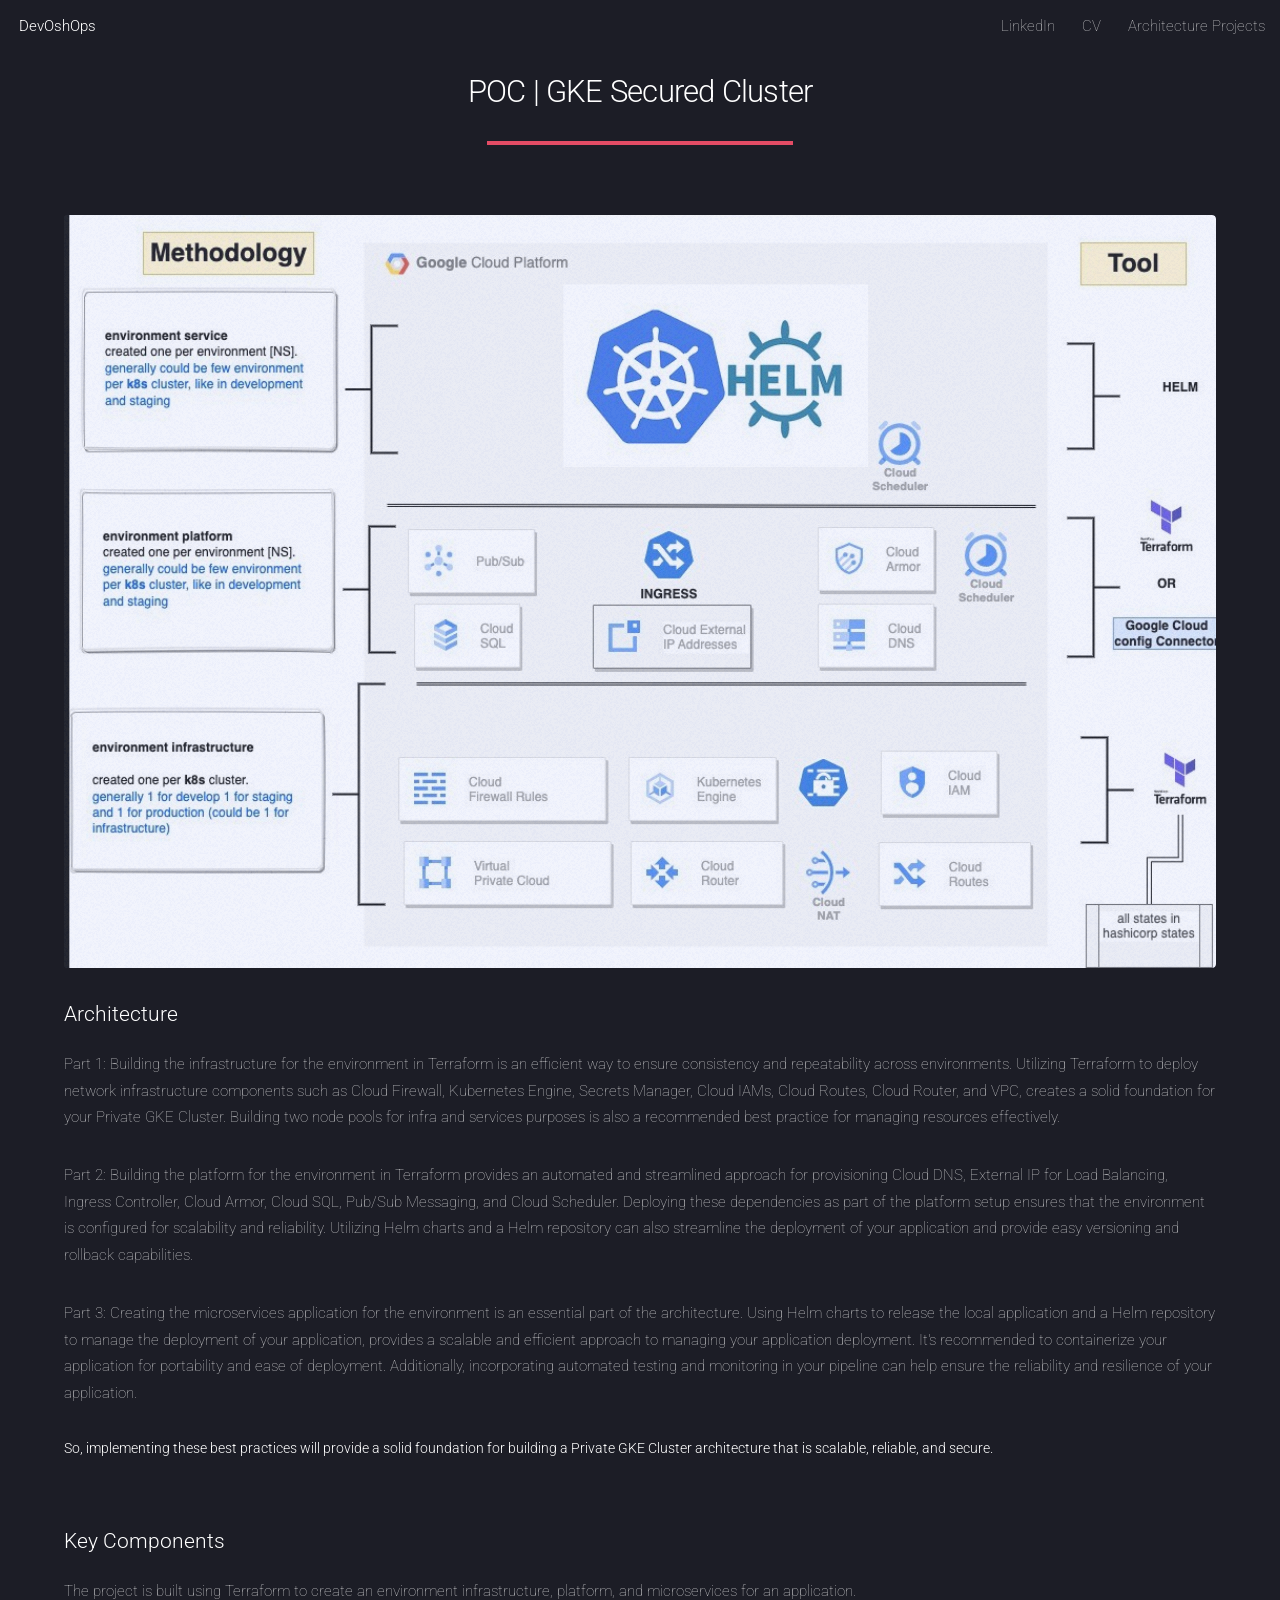
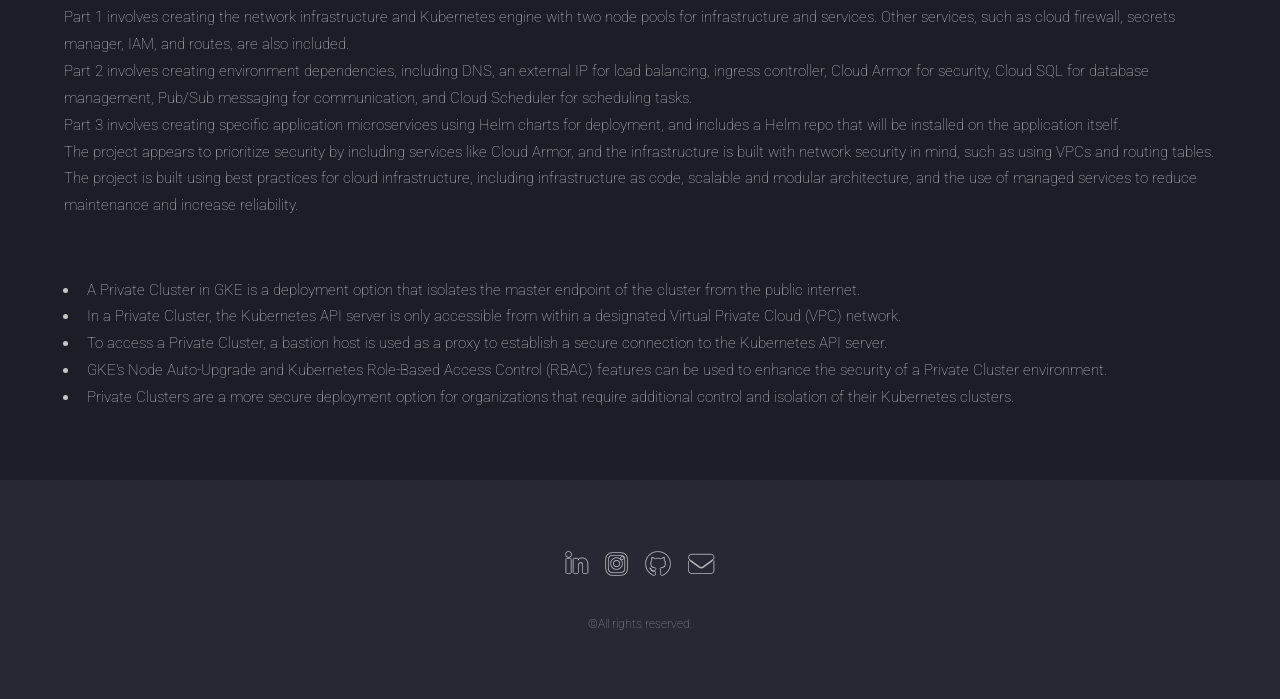
<file: gke.html>
<!DOCTYPE HTML>
<!--
	Osher's Portfolio Webapp
	html5up.net | @ajlkn
	Free for personal and commercial use under the CCA 3.0 license (html5up.net/license)
-->
<html>
	<head>
		<title>Osher's Portfolio Webapp</title>
		<meta charset="utf-8" />
		<meta name="viewport" content="width=device-width, initial-scale=1, user-scalable=no" />
		<link rel="stylesheet" href="assets/css/main.css" />
		<noscript><link rel="stylesheet" href="assets/css/noscript.css" /></noscript>
	</head>
	<body class="is-preload landing">
		<div id="page-wrapper">

			<!-- Header -->
			<header id="header">
				<h1 id="logo"><a href="index.html">DevOshOps</a></h1>
				<nav id="nav">
					<ul>
						<li><a href="https://www.linkedin.com/in/osher-levi-49794a1ab/">LinkedIn</a></li>
						<li><a href="images/OsherLevi-CV.pdf">CV</a></li>
						<li>
							<a href="#">Architecture Projects</a>
							<ul>
								<li><a href="secOps.html">DevSecOps</a></li>
								<li><a href="gke.html">POC | GKE Secured Cluster</a></li>
								<li><a href="jenkins.html">POC | Jenkins On GKE </a></li>
								<li><a href="bot-app.html">POC | E2E Bot-App</a></li>
								<li><a href="zerotruat.html">POC | IoT Zero Trust Connection</a></li>
								<li><a href="armor.html">POC | GCP Armor</a></li>
								<!-- <li>
									<a href="#">Submenu</a>
									<ul>
										<li><a href="#">Option 1</a></li>
										<li><a href="#">Option 2</a></li>
										<li><a href="#">Option 3</a></li>
										<li><a href="#">Option 4</a></li>
									</ul>
								</li> -->
							</ul>
						</li>
						<!-- <li><a href="elements.html">Elements</a></li> -->
						<!-- <li><a href="#" class="button primary">Sign Up</a></li> -->
					</ul>
				</nav>
			</header>


			<!-- Main -->
				<div id="main" class="wrapper style1">
					<div class="container">
						<header class="major">
							<h2>POC | GKE Secured Cluster</h2>
							<p></p>
						</header>
						<!-- Content -->
							<section id="content">
								<a href="#" class="image fit"><img src="images/gke-Cluster.jpg" alt="" /></a>
								<h3>Architecture</h3>
									<p>Part 1: Building the infrastructure for the environment in Terraform is an efficient way to ensure consistency and repeatability across environments. Utilizing Terraform to deploy network infrastructure components such as Cloud Firewall, Kubernetes Engine, Secrets Manager, Cloud IAMs, Cloud Routes, Cloud Router, and VPC, creates a solid foundation for your Private GKE Cluster. Building two node pools for infra and services purposes is also a recommended best practice for managing resources effectively. </p>
									<p>Part 2: Building the platform for the environment in Terraform provides an automated and streamlined approach for provisioning Cloud DNS, External IP for Load Balancing, Ingress Controller, Cloud Armor, Cloud SQL, Pub/Sub Messaging, and Cloud Scheduler. Deploying these dependencies as part of the platform setup ensures that the environment is configured for scalability and reliability. Utilizing Helm charts and a Helm repository can also streamline the deployment of your application and provide easy versioning and rollback capabilities.</p>
									<p>Part 3: Creating the microservices application for the environment is an essential part of the architecture. Using Helm charts to release the local application and a Helm repository to manage the deployment of your application, provides a scalable and efficient approach to managing your application deployment. It's recommended to containerize your application for portability and ease of deployment. Additionally, incorporating automated testing and monitoring in your pipeline can help ensure the reliability and resilience of your application.</p>
									<h5>So, implementing these best practices will provide a solid foundation for building a Private GKE Cluster architecture that is scalable, reliable, and secure.</h5>
								<br>
								<br>

								<h3>Key Components</h3>
								<p>The project is built using Terraform to create an environment infrastructure, platform, and microservices for an application. <br>
									Part 1 involves creating the network infrastructure and Kubernetes engine with two node pools for infrastructure and services. Other services, such as cloud firewall, secrets manager, IAM, and routes, are also included. <br>
									Part 2 involves creating environment dependencies, including DNS, an external IP for load balancing, ingress controller, Cloud Armor for security, Cloud SQL for database management, Pub/Sub messaging for communication, and Cloud Scheduler for scheduling tasks. <br>
									Part 3 involves creating specific application microservices using Helm charts for deployment, and includes a Helm repo that will be installed on the application itself. <br>
									The project appears to prioritize security by including services like Cloud Armor, and the infrastructure is built with network security in mind, such as using VPCs and routing tables. <br>
									The project is built using best practices for cloud infrastructure, including infrastructure as code, scalable and modular architecture, and the use of managed services to reduce maintenance and increase reliability.</p>
								<br>									
								<ul>
									<li>A Private Cluster in GKE is a deployment option that isolates the master endpoint of the cluster from the public internet.</li>
									<li>In a Private Cluster, the Kubernetes API server is only accessible from within a designated Virtual Private Cloud (VPC) network.</li>
									<li>To access a Private Cluster, a bastion host is used as a proxy to establish a secure connection to the Kubernetes API server.</li>
									<li>GKE's Node Auto-Upgrade and Kubernetes Role-Based Access Control (RBAC) features can be used to enhance the security of a Private Cluster environment.</li>
									<li>Private Clusters are a more secure deployment option for organizations that require additional control and isolation of their Kubernetes clusters.</li>
								</ul>
							</section>
					</div>
				</div>
			<!-- Footer -->
			<footer id="footer">
				<ul class="icons">
					<li><a href="https://www.linkedin.com/in/osher-levi-49794a1ab/" class="icon brands alt fa-linkedin-in"><span class="label">LinkedIn</span></a></li>
					<li><a href="https://www.instagram.com/osher_levi/" class="icon brands alt fa-instagram"><span class="label">Instagram</span></a></li>
					<li><a href="https://github.com/osherlevi7/" class="icon brands alt fa-github"><span class="label">GitHub</span></a></li>
					<li><a href="mailto:osher.levi7@gmail.com/" class="icon solid alt fa-envelope"><span class="label">Email</span></a></li>
				</ul>
				<ul class="copyright">
					<li>&copy;All rights reserved.</li>
				</ul>
			</footer>
		</div>
		<!-- Scripts -->
			<script src="assets/js/jquery.min.js"></script>
			<script src="assets/js/jquery.scrolly.min.js"></script>
			<script src="assets/js/jquery.dropotron.min.js"></script>
			<script src="assets/js/jquery.scrollex.min.js"></script>
			<script src="assets/js/browser.min.js"></script>
			<script src="assets/js/breakpoints.min.js"></script>
			<script src="assets/js/util.js"></script>
			<script src="assets/js/main.js"></script>
	</body>
</html>
</file>
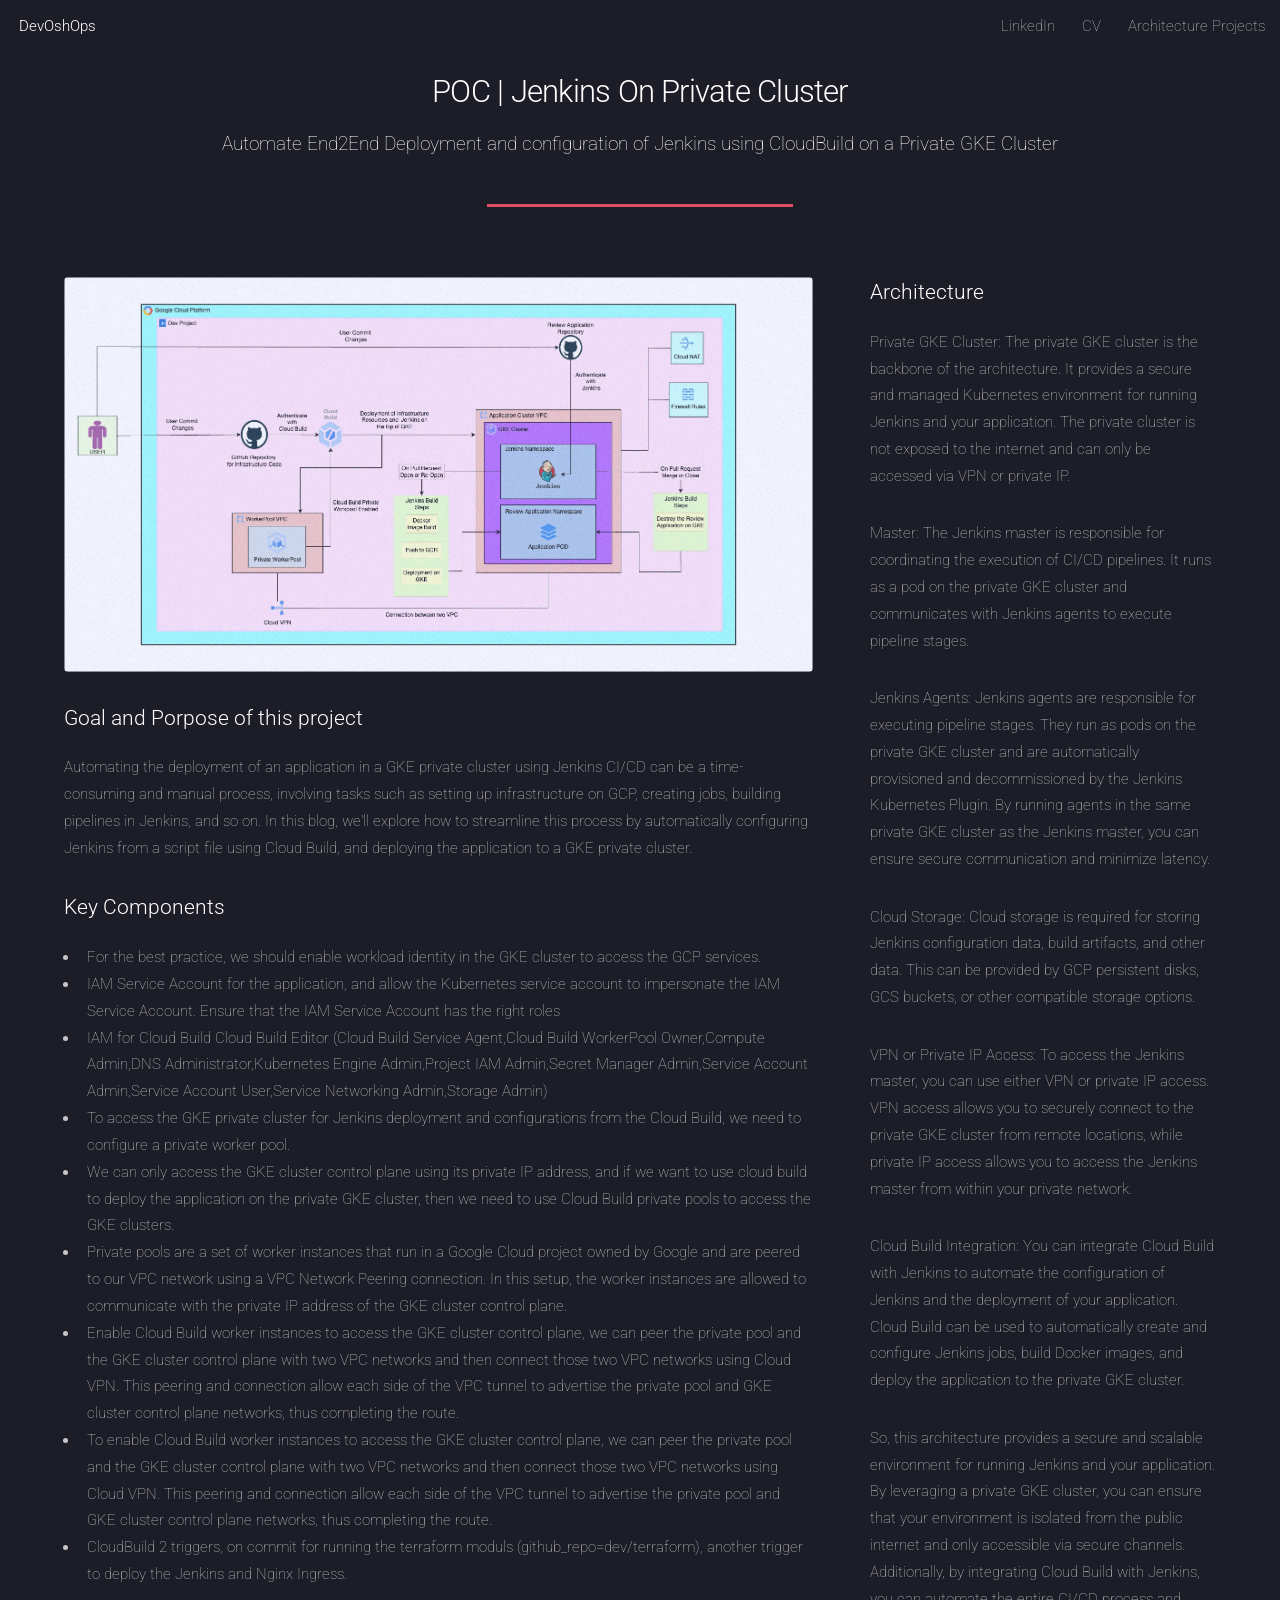
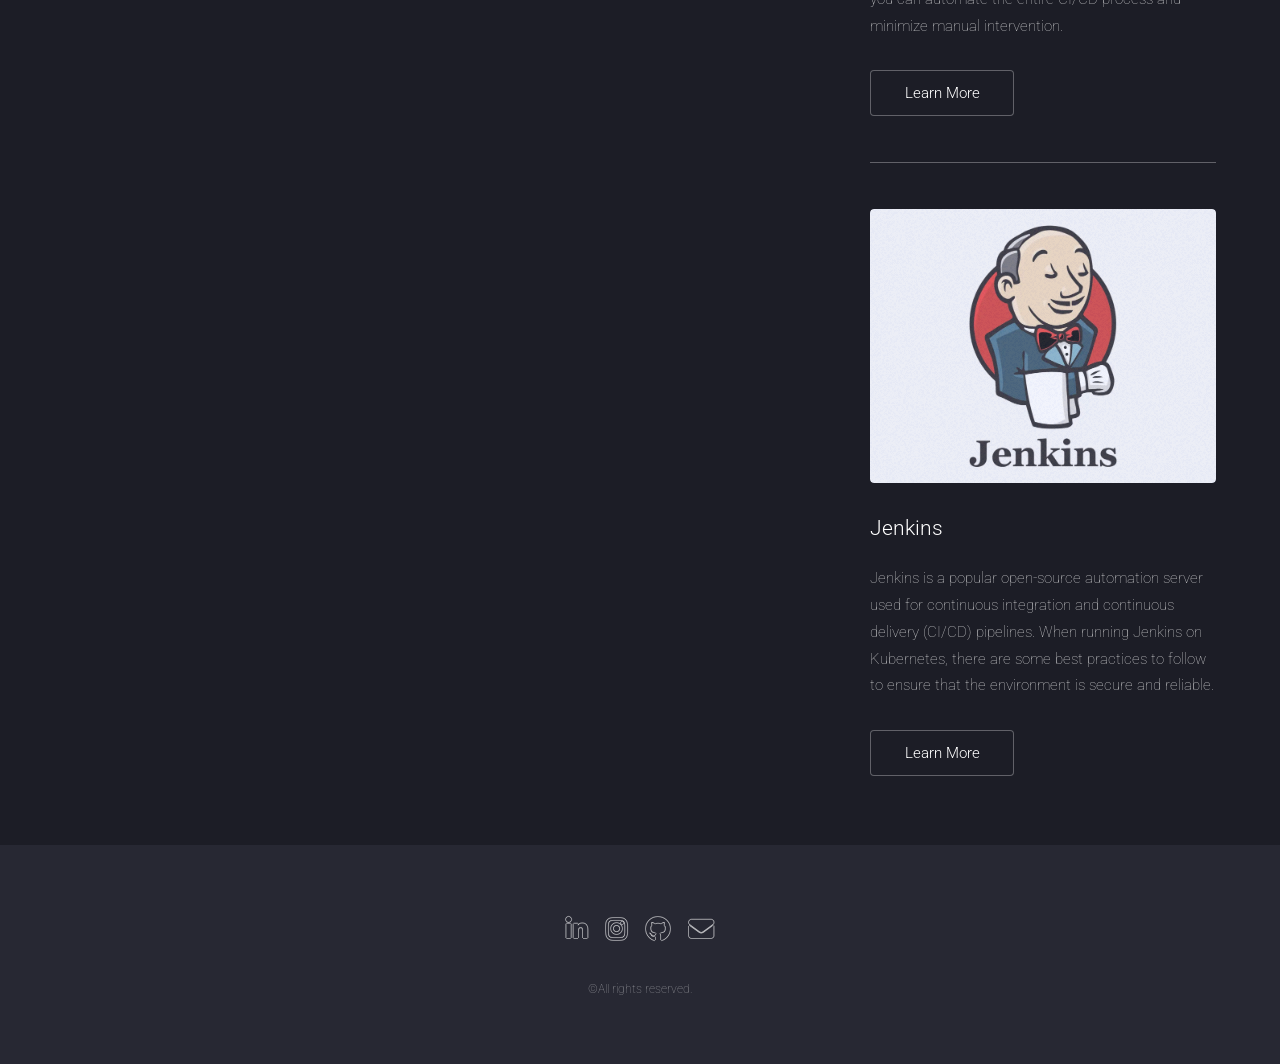
<file: jenkins.html>
<!DOCTYPE HTML>
<html>
	<head>
		<title>Osher's Portfolio Webapp</title>
		<meta charset="utf-8" />
		<meta name="viewport" content="width=device-width, initial-scale=1, user-scalable=no" />
		<link rel="stylesheet" href="assets/css/main.css" />
		<noscript><link rel="stylesheet" href="assets/css/noscript.css" /></noscript>
	</head>
	<body class="is-preload landing">
		<div id="page-wrapper">
			<!-- Header -->
			<header id="header">
				<h1 id="logo"><a href="index.html">DevOshOps</a></h1>
				<nav id="nav">
					<ul>
						<li><a href="https://www.linkedin.com/in/osher-levi-49794a1ab/">LinkedIn</a></li>
						<li><a href="images/OsherLevi-CV.pdf">CV</a></li>
						<li>
							<a href="#">Architecture Projects</a>
							<ul>
								<li><a href="secOps.html">DevSecOps</a></li>
								<li><a href="gke.html">POC | GKE Secured Cluster</a></li>
								<li><a href="jenkins.html">POC | Jenkins On GKE </a></li>
								<li><a href="bot-app.html">POC | E2E Bot-App</a></li>
								<li><a href="zerotruat.html">POC | IoT Zero Trust Connection</a></li>
								<li><a href="armor.html">POC | GCP Armor</a></li>
								<!-- <li>
									<a href="#">Submenu</a>
									<ul>
										<li><a href="#">Option 1</a></li>
										<li><a href="#">Option 2</a></li>
										<li><a href="#">Option 3</a></li>
										<li><a href="#">Option 4</a></li>
									</ul>
								</li> -->
							</ul>
						</li>
						<!-- <li><a href="elements.html">Elements</a></li> -->
						<!-- <li><a href="#" class="button primary">Sign Up</a></li> -->
					</ul>
				</nav>
			</header>


			<!-- Main -->
				<div id="main" class="wrapper style1">
					<div class="container">
						<header class="major">
							<h2>POC | Jenkins On Private Cluster</h2>
							<p>Automate End2End Deployment and configuration of Jenkins using CloudBuild on a Private GKE Cluster</p>
						</header>
						<div class="row gtr-150">
							<div class="col-8 col-12-medium">

								<!-- Content -->
									<section id="content">
										<a href="#" class="image fit"><img src="images/jenkinsarchi.png" alt="" /></a>
										<h3>Goal and Porpose of this project</h3>
										<p>Automating the deployment of an application in a GKE private cluster using Jenkins CI/CD can be a time-consuming and manual process, involving tasks such as setting up infrastructure on GCP, creating jobs, building pipelines in Jenkins, and so on. In this blog, we'll explore how to streamline this process by automatically configuring Jenkins from a script file using Cloud Build, and deploying the application to a GKE private cluster.</p>
										<h3>Key Components</h3>
										<ul>
											<li>For the best practice, we should enable workload identity in the GKE cluster to access the GCP services.</li>
                                            <li>IAM Service Account for the application, and allow the Kubernetes service account to impersonate the IAM Service Account. Ensure that the IAM Service Account has the right roles</li>
                                            <li>IAM for Cloud Build Cloud Build Editor (Cloud Build Service Agent,Cloud Build WorkerPool Owner,Compute Admin,DNS Administrator,Kubernetes Engine Admin,Project IAM Admin,Secret Manager Admin,Service Account Admin,Service Account User,Service Networking Admin,Storage Admin)</li>
                                            <li>To access the GKE private cluster for Jenkins deployment and configurations from the Cloud Build, we need to configure a private worker pool.</li>
                                            <li>We can only access the GKE cluster control plane using its private IP address, and if we want to use cloud build to deploy the application on the private GKE cluster, then we need to use Cloud Build private pools to access the GKE clusters.</li>
                                            <li>Private pools are a set of worker instances that run in a Google Cloud project owned by Google and are peered to our VPC network using a VPC Network Peering connection. In this setup, the worker instances are allowed to communicate with the private IP address of the GKE cluster control plane.
                                            <li>Enable Cloud Build worker instances to access the GKE cluster control plane, we can peer the private pool and the GKE cluster control plane with two VPC networks and then connect those two VPC networks using Cloud VPN. This peering and connection allow each side of the VPC tunnel to advertise the private pool and GKE cluster control plane networks, thus completing the route.</li>
                                            <li>To enable Cloud Build worker instances to access the GKE cluster control plane, we can peer the private pool and the GKE cluster control plane with two VPC networks and then connect those two VPC networks using Cloud VPN. This peering and connection allow each side of the VPC tunnel to advertise the private pool and GKE cluster control plane networks, thus completing the route.</li>
                                            <li>CloudBuild 2 triggers, on commit for running the terraform moduls (github_repo=dev/terraform), another trigger to deploy the Jenkins and Nginx Ingress.</li>
									</section>

							</div>
							<div class="col-4 col-12-medium">

								<!-- Sidebar -->
									<section id="sidebar">
										<section>
											<h3>Architecture</h3>
                                            <p>Private GKE Cluster: The private GKE cluster is the backbone of the architecture. It provides a secure and managed Kubernetes environment for running Jenkins and your application. The private cluster is not exposed to the internet and can only be accessed via VPN or private IP. </p>
                                            <p>Master: The Jenkins master is responsible for coordinating the execution of CI/CD pipelines. It runs as a pod on the private GKE cluster and communicates with Jenkins agents to execute pipeline stages.</p>
                                            <p>Jenkins Agents: Jenkins agents are responsible for executing pipeline stages. They run as pods on the private GKE cluster and are automatically provisioned and decommissioned by the Jenkins Kubernetes Plugin. By running agents in the same private GKE cluster as the Jenkins master, you can ensure secure communication and minimize latency.</p>
                                            <p>Cloud Storage: Cloud storage is required for storing Jenkins configuration data, build artifacts, and other data. This can be provided by GCP persistent disks, GCS buckets, or other compatible storage options.</p>
                                            <p>VPN or Private IP Access: To access the Jenkins master, you can use either VPN or private IP access. VPN access allows you to securely connect to the private GKE cluster from remote locations, while private IP access allows you to access the Jenkins master from within your private network.</p>
                                            <p>Cloud Build Integration: You can integrate Cloud Build with Jenkins to automate the configuration of Jenkins and the deployment of your application. Cloud Build can be used to automatically create and configure Jenkins jobs, build Docker images, and deploy the application to the private GKE cluster.</p>
                                            <p>So, this architecture provides a secure and scalable environment for running Jenkins and your application. By leveraging a private GKE cluster, you can ensure that your environment is isolated from the public internet and only accessible via secure channels. Additionally, by integrating Cloud Build with Jenkins, you can automate the entire CI/CD process and minimize manual intervention.</p>
                                            </p>
											<footer>
                                                <ul class="actions">
                                                    <li><a href="https://cloud.google.com/kubernetes-engine/docs/archive/jenkins-on-kubernetes-engine" class="button">Learn More</a></li>
												</ul>
											</footer>
										</section>
										<hr />
										<section>
                                            <a href="#" class="image fit"><img src="images/jenkinssss.png" alt="" /></a>
											<h3>Jenkins</h3>
                                            <p>Jenkins is a popular open-source automation server used for continuous integration and continuous delivery (CI/CD) pipelines. When running Jenkins on Kubernetes, there are some best practices to follow to ensure that the environment is secure and reliable. </p>
											<footer>
												<ul class="actions">
													<li><a href="https://www.jenkins.io/" class="button">Learn More</a></li>
												</ul>
											</footer>
										</section>
									</section>

							</div>
						</div>
					</div>
				</div>

			<!-- Footer -->
			<footer id="footer">
				<ul class="icons">
					<!-- <li><a href="#" class="icon brands alt fa-twitter"><span class="label">Twitter</span></a></li> -->
					<!-- <li><a href="#" class="icon brands alt fa-facebook-f"><span class="label">Facebook</span></a></li> -->
					<li><a href="https://www.linkedin.com/in/osher-levi-49794a1ab/" class="icon brands alt fa-linkedin-in"><span class="label">LinkedIn</span></a></li>
					<li><a href="https://www.instagram.com/osher_levi/" class="icon brands alt fa-instagram"><span class="label">Instagram</span></a></li>
					<li><a href="https://github.com/osherlevi7/" class="icon brands alt fa-github"><span class="label">GitHub</span></a></li>
					<li><a href="mailto:osher.levi7@gmail.com/" class="icon solid alt fa-envelope"><span class="label">Email</span></a></li>
				</ul>
				<ul class="copyright">
					<li>&copy;All rights reserved.</li>
				</ul>
			</footer>

		</div>

		<!-- Scripts -->
			<script src="assets/js/jquery.min.js"></script>
			<script src="assets/js/jquery.scrolly.min.js"></script>
			<script src="assets/js/jquery.dropotron.min.js"></script>
			<script src="assets/js/jquery.scrollex.min.js"></script>
			<script src="assets/js/browser.min.js"></script>
			<script src="assets/js/breakpoints.min.js"></script>
			<script src="assets/js/util.js"></script>
			<script src="assets/js/main.js"></script>

	</body>
</html>
</file>
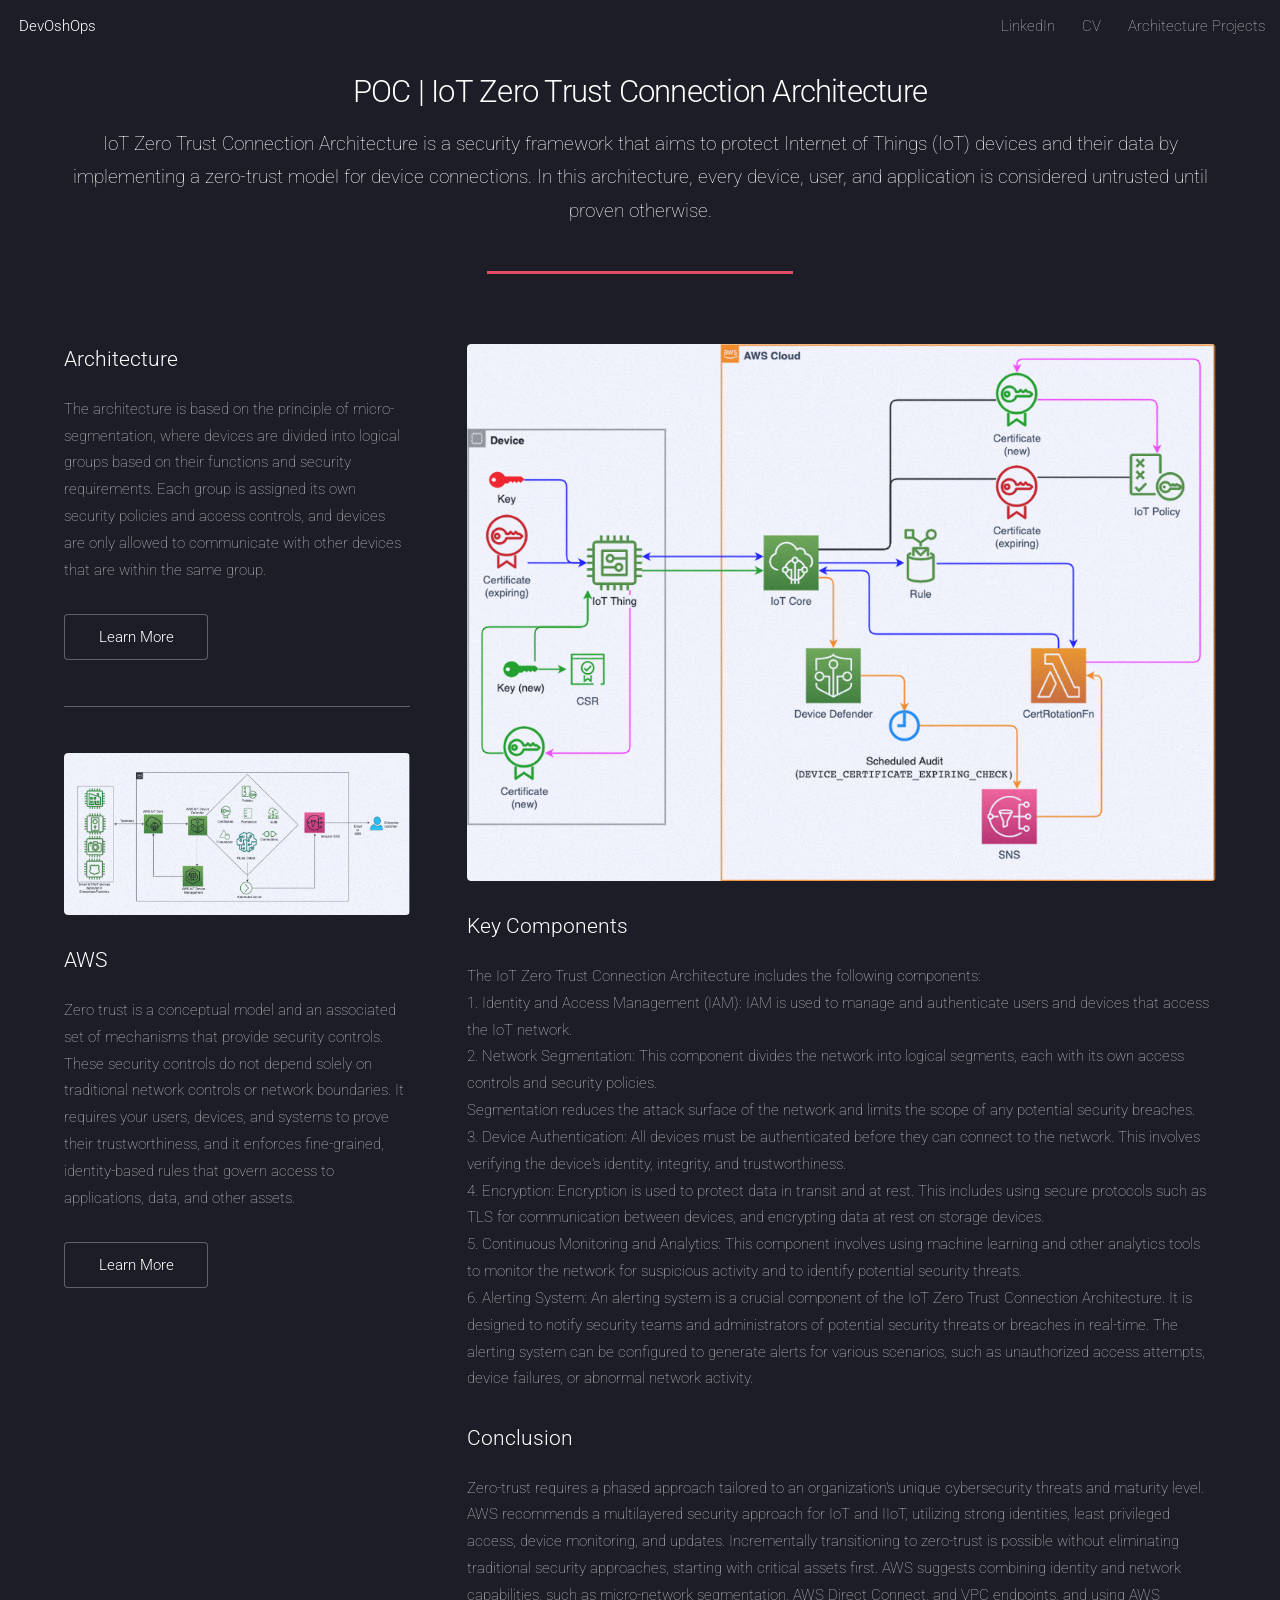
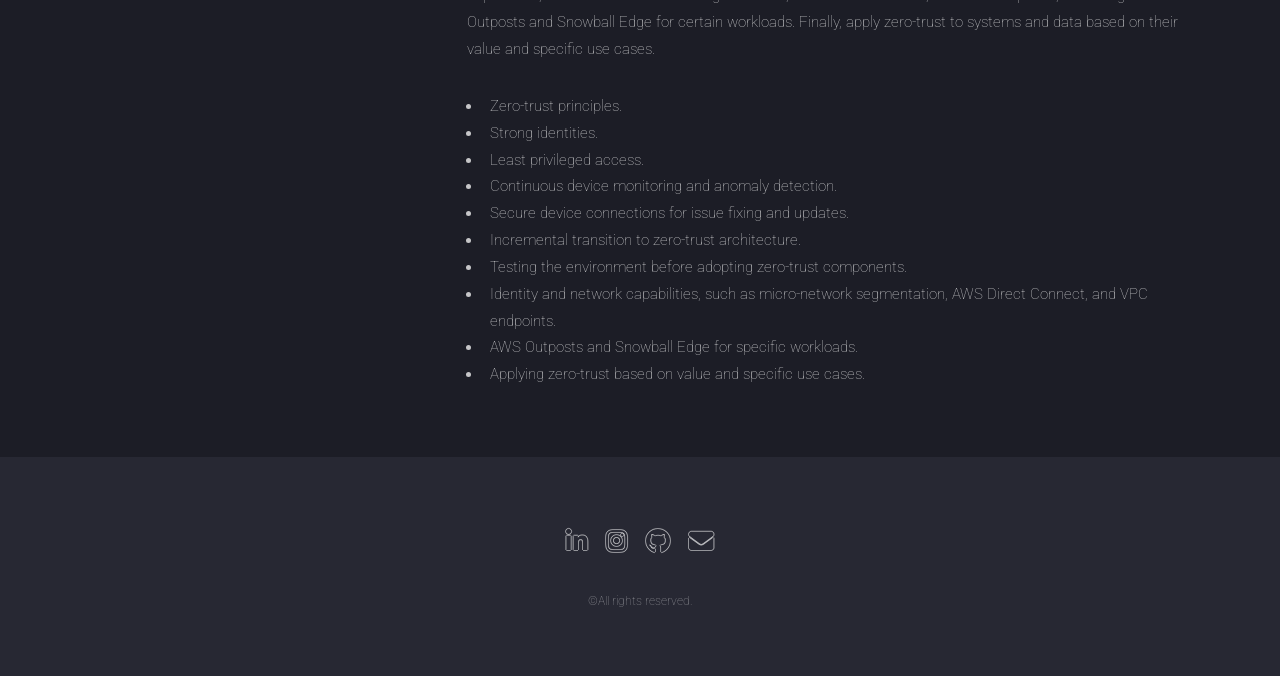
<file: zerotruat.html>
<!DOCTYPE HTML>
<!--
	Osher's Portfolio Webapp
	html5up.net | @ajlkn
	Free for personal and commercial use under the CCA 3.0 license (html5up.net/license)
-->
<html>
	<head>
		<title>Osher's Portfolio Webapp</title>
		<meta charset="utf-8" />
		<meta name="viewport" content="width=device-width, initial-scale=1, user-scalable=no" />
		<link rel="stylesheet" href="assets/css/main.css" />
		<noscript><link rel="stylesheet" href="assets/css/noscript.css" /></noscript>
	</head>
	<body class="is-preload landing">
		<div id="page-wrapper">

			<!-- Header -->
				<header id="header">
					<h1 id="logo"><a href="index.html">DevOshOps</a></h1>
					<nav id="nav">
						<ul>
							<li><a href="https://www.linkedin.com/in/osher-levi-49794a1ab/">LinkedIn</a></li>
							<li><a href="images/OsherLevi-CV.pdf">CV</a></li>
							<li>
								<a href="#">Architecture Projects</a>
								<ul>
									<li><a href="secOps.html">DevSecOps</a></li>
									<li><a href="gke.html">POC | GKE Secured Cluster</a></li>
									<li><a href="jenkins.html">POC | Jenkins On GKE </a></li>
									<li><a href="bot-app.html">POC | E2E Bot-App</a></li>
									<li><a href="zerotruat.html">POC | IoT Zero Trust Connection</a></li>
									<li><a href="armor.html">POC | GCP Armor</a></li>
									<!-- <li>
										<a href="#">Submenu</a>
										<ul>
											<li><a href="#">Option 1</a></li>
											<li><a href="#">Option 2</a></li>
											<li><a href="#">Option 3</a></li>
											<li><a href="#">Option 4</a></li>
										</ul>
									</li> -->
								</ul>
							</li>
							<!-- <li><a href="elements.html">Elements</a></li> -->
							<!-- <li><a href="#" class="button primary">Sign Up</a></li> -->
						</ul>
					</nav>
				</header>

			<!-- Main -->
				<div id="main" class="wrapper style1">
					<div class="container">
						<header class="major">
							<h2>POC | IoT Zero Trust Connection Architecture</h2>
							<p>IoT Zero Trust Connection Architecture is a security framework that aims to protect Internet of Things (IoT) devices and their data by implementing a zero-trust model for device connections. In this architecture, every device, user, and application is considered untrusted until proven otherwise.</p>
						</header>
						<div class="row gtr-150">
							<div class="col-4 col-12-medium">

								<!-- Sidebar -->
									<section id="sidebar">
										<section>
											<h3>Architecture</h3>
											<p>The architecture is based on the principle of micro-segmentation, where devices are divided into logical groups based on their functions and security requirements. Each group is assigned its own security policies and access controls, and devices are only allowed to communicate with other devices that are within the same group.</p>
											<footer>
												<ul class="actions">
													<li><a href="#" class="button">Learn More</a></li>
												</ul>
											</footer>
										</section>
										<hr />
										<section>
											<a href="#" class="image fit"><img src="images/aws_iot.png" alt="" /></a>
											<h3>AWS</h3>
											<p>Zero trust is a conceptual model and an associated set of mechanisms that provide security controls. These security controls do not depend solely on traditional network controls or network boundaries. It requires your users, devices, and systems to prove their trustworthiness, and it enforces fine-grained, identity-based rules that govern access to applications, data, and other assets.</p>
											<footer>
												<ul class="actions">
													<li><a href="https://aws.amazon.com/blogs/iot/how-to-implement-zero-trust-iot-solutions-with-aws-iot-3/" class="button">Learn More</a></li>
												</ul>
											</footer>
										</section>
									</section>

							</div>
							<div class="col-8 col-12-medium imp-medium">

								<!-- Content -->
									<section id="content">
										<a href="#" class="image fit"><img src="images/iot.png" alt="" /></a>
										<h3>Key Components</h3>
										<p>
											The IoT Zero Trust Connection Architecture includes the following components: </br>
												1. Identity and Access Management (IAM): IAM is used to manage and authenticate users and devices that access the IoT network. </br>
												2. Network Segmentation: This component divides the network into logical segments, each with its own access controls and security policies.</br>
												   Segmentation reduces the attack surface of the network and limits the scope of any potential security breaches.</br>
												3. Device Authentication: All devices must be authenticated before they can connect to the network.
												   This involves verifying the device's identity, integrity, and trustworthiness.</br>
												4. Encryption: Encryption is used to protect data in transit and at rest. 
												This includes using secure protocols such as TLS for communication between devices, and encrypting data at rest on storage devices.</br>
												5. Continuous Monitoring and Analytics: This component involves using machine learning and other analytics tools to monitor the network for suspicious activity and to identify potential security threats.<br>
												6. Alerting System: An alerting system is a crucial component of the IoT Zero Trust Connection Architecture. It is designed to notify security teams and administrators of potential security threats or breaches in real-time. The alerting system can be configured to generate alerts for various scenarios, such as unauthorized access attempts, device failures, or abnormal network activity. </br>

										</p>
										<h3>Conclusion</h3>
										<p>Zero-trust requires a phased approach tailored to an organization's unique cybersecurity threats and maturity level. AWS recommends a multilayered security approach for IoT and IIoT, utilizing strong identities, least privileged access, device monitoring, and updates. Incrementally transitioning to zero-trust is possible without eliminating traditional security approaches, starting with critical assets first. AWS suggests combining identity and network capabilities, such as micro-network segmentation, AWS Direct Connect, and VPC endpoints, and using AWS Outposts and Snowball Edge for certain workloads. Finally, apply zero-trust to systems and data based on their value and specific use cases.</p>
										<ul>
											<li>Zero-trust principles.</li>
											<li>Strong identities.</li>
											<li>Least privileged access.</li>
											<li>Continuous device monitoring and anomaly detection.</li>
											<li>Secure device connections for issue fixing and updates.</li>
											<li>Incremental transition to zero-trust architecture.</li>
											<li>Testing the environment before adopting zero-trust components.</li>
											<li>Identity and network capabilities, such as micro-network segmentation, AWS Direct Connect, and VPC endpoints.</li>
											<li>AWS Outposts and Snowball Edge for specific workloads.</li>
											<li>Applying zero-trust based on value and specific use cases.</li>
										</ul>
									</section>

							</div>
						</div>
					</div>
				</div>

			
			<!-- Footer -->
			<footer id="footer">
				<ul class="icons">
					<!-- <li><a href="#" class="icon brands alt fa-twitter"><span class="label">Twitter</span></a></li> -->
					<!-- <li><a href="#" class="icon brands alt fa-facebook-f"><span class="label">Facebook</span></a></li> -->
					<li><a href="https://www.linkedin.com/in/osher-levi-49794a1ab/" class="icon brands alt fa-linkedin-in"><span class="label">LinkedIn</span></a></li>
					<li><a href="https://www.instagram.com/osher_levi/" class="icon brands alt fa-instagram"><span class="label">Instagram</span></a></li>
					<li><a href="https://github.com/osherlevi7/" class="icon brands alt fa-github"><span class="label">GitHub</span></a></li>
					<li><a href="mailto:osher.levi7@gmail.com/" class="icon solid alt fa-envelope"><span class="label">Email</span></a></li>
				</ul>
				<ul class="copyright">
					<li>&copy;All rights reserved.</li>
				</ul>
			</footer>

		</div>

		<!-- Scripts -->
			<script src="assets/js/jquery.min.js"></script>
			<script src="assets/js/jquery.scrolly.min.js"></script>
			<script src="assets/js/jquery.dropotron.min.js"></script>
			<script src="assets/js/jquery.scrollex.min.js"></script>
			<script src="assets/js/browser.min.js"></script>
			<script src="assets/js/breakpoints.min.js"></script>
			<script src="assets/js/util.js"></script>
			<script src="assets/js/main.js"></script>

	</body>
</html>
</file>
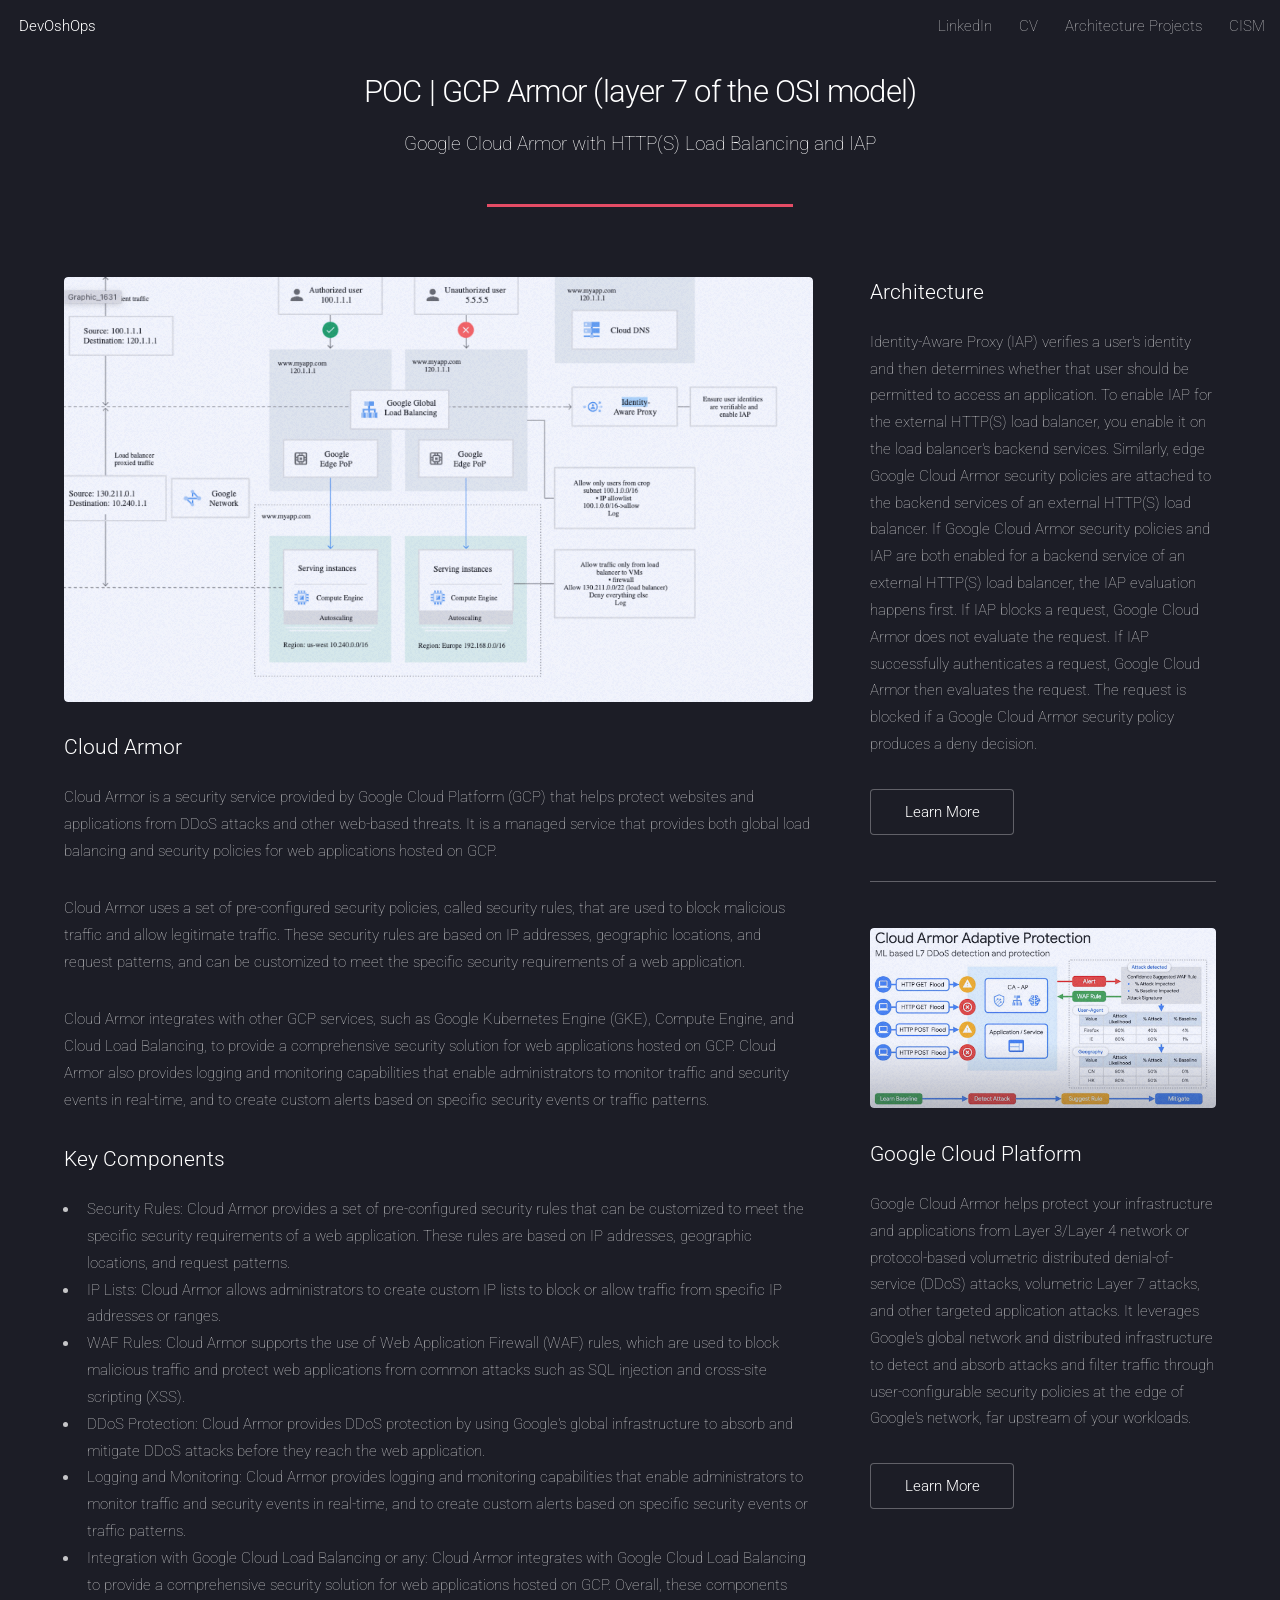
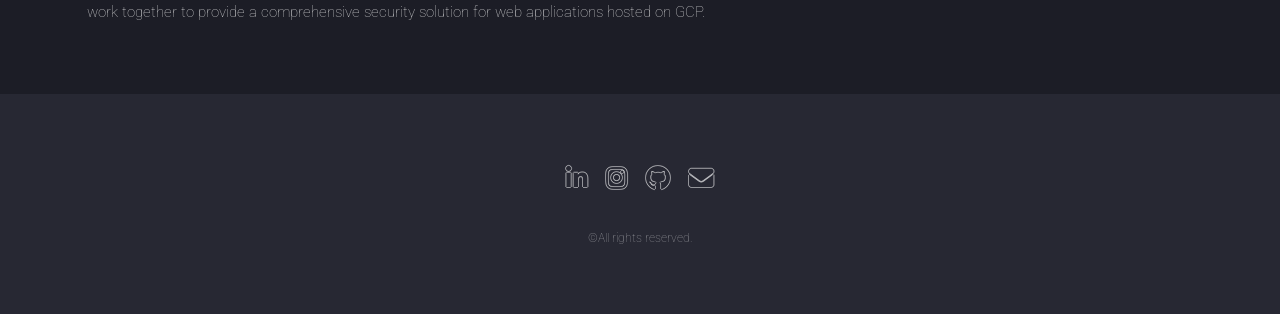
<file: dlist/armor.html>
<!DOCTYPE HTML>
<!--
	Osher's Portfolio Webapp
	html5up.net | @ajlkn
	Free for personal and commercial use under the CCA 3.0 license (html5up.net/license)
-->
<html>
	<head>
		<title>Osher's Portfolio Webapp</title>
		<meta charset="utf-8" />
		<meta name="viewport" content="width=device-width, initial-scale=1, user-scalable=no" />
		<link rel="stylesheet" href="../assets/css/main.css" />
		<noscript><link rel="stylesheet" href="../assets/css/noscript.css" /></noscript>
	</head>
	<body class="is-preload landing">
		<div id="page-wrapper">

			<!-- Header -->
			<header id="header">
				<h1 id="logo"><a href="../index.html">DevOshOps</a></h1>
				<nav id="nav">
					<ul>
						<li><a href="https://www.linkedin.com/in/osher-levi-49794a1ab/">LinkedIn</a></li>
						<li><a href="../images/OsherLevi-CV.pdf">CV</a></li>
						<li>
							<a href="#">Architecture Projects</a>
							<ul>
								<li><a href="secOps.html">DevSecOps</a></li>
								<li><a href="gke.html">POC | GKE Secured Cluster</a></li>
								<li><a href="jenkins.html">POC | Jenkins On GKE </a></li>
								<li><a href="bot-app.html">POC | E2E Bot-App</a></li>
								<li><a href="zerotruat.html">POC | IoT Zero Trust Connection</a></li>
								<li><a href="armor.html">POC | GCP Armor</a></li>
s
								<!-- <li>
									<a href="#">Submenu</a>
									<ul>
										<li><a href="#">Option 1</a></li>
										<li><a href="#">Option 2</a></li>
										<li><a href="#">Option 3</a></li>
										<li><a href="#">Option 4</a></li>
									</ul>
								</li> -->
							</ul>
						</li>
						<li><a href="../cism.html">CISM</a></li>
						<!-- <li><a href="sism.html">SISM</a></li> -->
						<!-- <li><a href="#" class="button primary">Sign Up</a></li> -->
					</ul>
				</nav>
			</header>


			<!-- Main -->
				<div id="main" class="wrapper style1">
					<div class="container">
						<header class="major">
							<h2>POC | GCP Armor (layer 7 of the OSI model)</h2>
							<p>Google Cloud Armor with HTTP(S) Load Balancing and IAP </p>
						</header>
						<div class="row gtr-150">
							<div class="col-8 col-12-medium">

								<!-- Content -->
									<section id="content">
										<a href="#" class="image fit"><img src="../images/armor.png" alt="" /></a>
										<h3>Cloud Armor </h3>
										<p>Cloud Armor is a security service provided by Google Cloud Platform (GCP) that helps protect websites and applications from DDoS attacks and other web-based threats. It is a managed service that provides both global load balancing and security policies for web applications hosted on GCP.</p>
										<p>Cloud Armor uses a set of pre-configured security policies, called security rules, that are used to block malicious traffic and allow legitimate traffic. These security rules are based on IP addresses, geographic locations, and request patterns, and can be customized to meet the specific security requirements of a web application.</p>
										<p>Cloud Armor integrates with other GCP services, such as Google Kubernetes Engine (GKE), Compute Engine, and Cloud Load Balancing, to provide a comprehensive security solution for web applications hosted on GCP. 
										Cloud Armor also provides logging and monitoring capabilities that enable administrators to monitor traffic and security events in real-time, and to create custom alerts based on specific security events or traffic patterns.</p>
										<h3>Key Components</h3>
										<ul>
											<li>Security Rules: Cloud Armor provides a set of pre-configured security rules that can be customized to meet the specific security requirements of a web application. These rules are based on IP addresses, geographic locations, and request patterns.</li>
											<li>IP Lists: Cloud Armor allows administrators to create custom IP lists to block or allow traffic from specific IP addresses or ranges.</li>
											<li>WAF Rules: Cloud Armor supports the use of Web Application Firewall (WAF) rules, which are used to block malicious traffic and protect web applications from common attacks such as SQL injection and cross-site scripting (XSS).</li>
											<li>DDoS Protection: Cloud Armor provides DDoS protection by using Google's global infrastructure to absorb and mitigate DDoS attacks before they reach the web application.</li>
											<li>Logging and Monitoring: Cloud Armor provides logging and monitoring capabilities that enable administrators to monitor traffic and security events in real-time, and to create custom alerts based on specific security events or traffic patterns.</li>
											<li>Integration with Google Cloud Load Balancing or any: Cloud Armor integrates with Google Cloud Load Balancing to provide a comprehensive security solution for web applications hosted on GCP.
												Overall, these components work together to provide a comprehensive security solution for web applications hosted on GCP.</li>
										</ul>
									</section>

							</div>
							<div class="col-4 col-12-medium">

								<!-- Sidebar -->
									<section id="sidebar">
										<section>
											<h3>Architecture</h3>
											<p>Identity-Aware Proxy (IAP) verifies a user's identity and then determines whether that user should be permitted to access an application. 


												To enable IAP for the external HTTP(S) load balancer, you enable it on the load balancer's backend services.  
												
												
												Similarly, edge Google Cloud Armor security policies are attached to the backend services of an external HTTP(S) load balancer. 
												
												
												If Google Cloud Armor security policies and IAP are both enabled for a backend service of an external HTTP(S) load balancer, the IAP evaluation happens first. 
												
												
												If IAP blocks a request, Google Cloud Armor does not evaluate the request. 
												
												
												If IAP successfully authenticates a request, Google Cloud Armor then evaluates the request. 
												
												
												The request is blocked if a Google Cloud Armor security policy produces a deny decision. </p>
											<footer>
												<ul class="actions">
													<li><a href="#" class="button">Learn More</a></li>
												</ul>
											</footer>
										</section>
										<hr />
										<section>
											<a href="#" class="image fit"><img src="../images/aws_armor.jpeg" alt="" /></a>
											<h3>Google Cloud Platform</h3>
											<p>Google Cloud Armor helps protect your infrastructure and applications from Layer 3/Layer 4 network or protocol-based volumetric distributed denial-of-service (DDoS) attacks, volumetric Layer 7 attacks, and other targeted application attacks. It leverages Google's global network and distributed infrastructure to detect and absorb attacks and filter traffic through user-configurable security policies at the edge of Google's network, far upstream of your workloads.</p>
											<footer>
												<ul class="actions">
													<li><a href="#" class="button">Learn More</a></li>
												</ul>
											</footer>
										</section>
									</section>

							</div>
						</div>
					</div>
				</div>

			<!-- Footer -->
			<footer id="footer">
				<ul class="icons">
					<!-- <li><a href="#" class="icon brands alt fa-twitter"><span class="label">Twitter</span></a></li> -->
					<!-- <li><a href="#" class="icon brands alt fa-facebook-f"><span class="label">Facebook</span></a></li> -->
					<li><a href="https://www.linkedin.com/in/osher-levi-49794a1ab/" class="icon brands alt fa-linkedin-in"><span class="label">LinkedIn</span></a></li>
					<li><a href="https://www.instagram.com/osher_levi/" class="icon brands alt fa-instagram"><span class="label">Instagram</span></a></li>
					<li><a href="https://github.com/osherlevi7/" class="icon brands alt fa-github"><span class="label">GitHub</span></a></li>
					<li><a href="mailto:osher.levi7@gmail.com/" class="icon solid alt fa-envelope"><span class="label">Email</span></a></li>
				</ul>
				<ul class="copyright">
					<li>&copy;All rights reserved.</li>
				</ul>
			</footer>

		</div>

		<!-- Scripts -->
			<script src="../assets/js/jquery.min.js"></script>
			<script src="../assets/js/jquery.scrolly.min.js"></script>
			<script src="../assets/js/jquery.dropotron.min.js"></script>
			<script src="../assets/js/jquery.scrollex.min.js"></script>
			<script src="../assets/js/browser.min.js"></script>
			<script src="../assets/js/breakpoints.min.js"></script>
			<script src="../assets/js/util.js"></script>
			<script src="../assets/js/main.js"></script>

	</body>
</html>
</file>
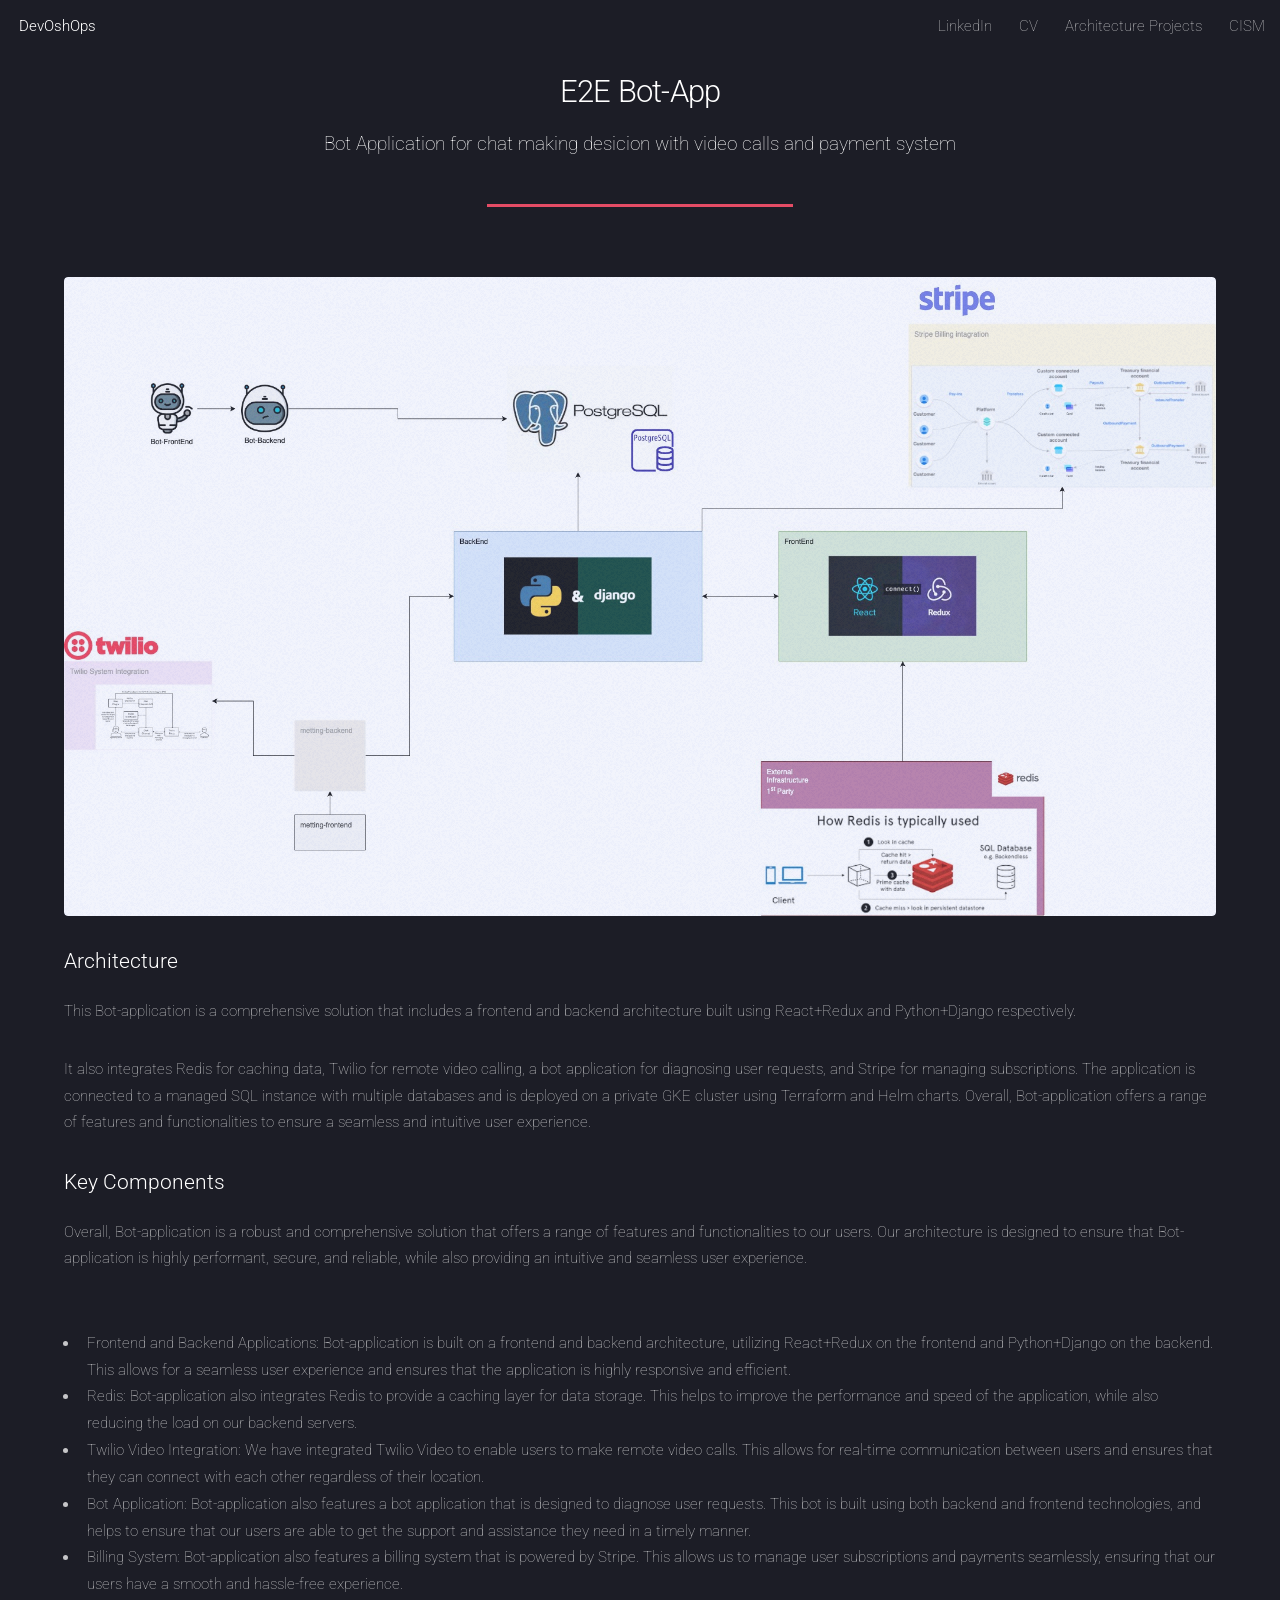
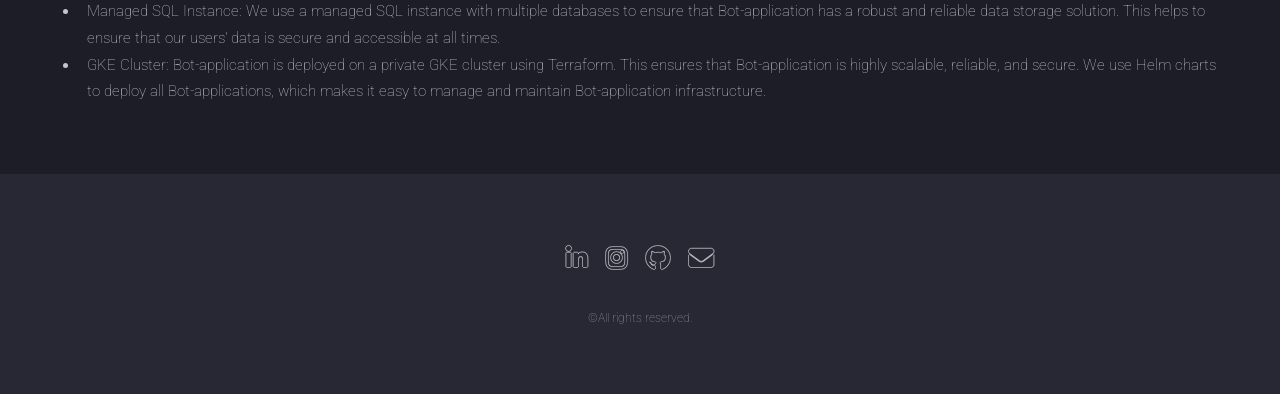
<file: dlist/bot-app.html>
<!DOCTYPE HTML>
<!--
	Osher's Portfolio Webapp
	html5up.net | @ajlkn
	Free for personal and commercial use under the CCA 3.0 license (html5up.net/license)
-->
<html>
	<head>
		<title>Osher's Portfolio Webapp</title>
		<meta charset="utf-8" />
		<meta name="viewport" content="width=device-width, initial-scale=1, user-scalable=no" />
		<link rel="stylesheet" href="../assets/css/main.css" />
		<noscript><link rel="stylesheet" href="../assets/css/noscript.css" /></noscript>
	</head>
	<body class="is-preload landing">
		<div id="page-wrapper">

			<!-- Header -->
			<header id="header">
				<h1 id="logo"><a href="../index.html">DevOshOps</a></h1>
				<nav id="nav">
					<ul>
						<li><a href="https://www.linkedin.com/in/osher-levi-49794a1ab/">LinkedIn</a></li>
						<li><a href="../images/OsherLevi-CV.pdf">CV</a></li>
						<li>
							<a href="#">Architecture Projects</a>
							<ul>
								<li><a href="secOps.html">DevSecOps</a></li>
								<li><a href="gke.html">POC | GKE Secured Cluster</a></li>
								<li><a href="jenkins.html">POC | Jenkins On GKE </a></li>
								<li><a href="bot-app.html">POC | E2E Bot-App</a></li>
								<li><a href="zerotruat.html">POC | IoT Zero Trust Connection</a></li>
								<li><a href="armor.html">POC | GCP Armor</a></li>

								<!-- <li>
									<a href="#">Submenu</a>
									<ul>
										<li><a href="#">Option 1</a></li>
										<li><a href="#">Option 2</a></li>
										<li><a href="#">Option 3</a></li>
										<li><a href="#">Option 4</a></li>
									</ul>
								</li> -->
							</ul>
						</li>
						<li><a href="../cism.html">CISM</a></li>
						<!-- <li><a href="sism.html">SISM</a></li> -->
						<!-- <li><a href="#" class="button primary">Sign Up</a></li> -->
					</ul>
				</nav>
			</header>


			<!-- Main -->
				<div id="main" class="wrapper style1">
					<div class="container">
						<header class="major">
							<h2>E2E Bot-App</h2>
							<p>Bot Application for chat making desicion with video calls and payment system</p>
						</header>

						<!-- Content -->
							<section id="content">
								<a href="#" class="image fit"><img src="../images/bot-app.jpg" alt="" /></a>
								<h3>Architecture</h3>
								<p> This Bot-application is a comprehensive solution that includes a frontend and backend architecture built using React+Redux and Python+Django respectively.</p>
								<p> It also integrates Redis for caching data, Twilio for remote video calling, a bot application for diagnosing user requests, and Stripe for managing subscriptions. The application is connected to a managed SQL instance with multiple databases and is deployed on a private GKE cluster using Terraform and Helm charts. Overall, Bot-application offers a range of features and functionalities to ensure a seamless and intuitive user experience.</p>
								<h3>Key Components</h3>
								<p>Overall, Bot-application is a robust and comprehensive solution that offers a range of features and functionalities to our users. Our architecture is designed to ensure that Bot-application is highly performant, secure, and reliable, while also providing an intuitive and seamless user experience.</p>
								<br>									
								<ul>
									<li>Frontend and Backend Applications:
										Bot-application is built on a frontend and backend architecture, utilizing React+Redux on the frontend and Python+Django on the backend. This allows for a seamless user experience and ensures that the application is highly responsive and efficient.</li>
									<li>Redis:
										Bot-application also integrates Redis to provide a caching layer for data storage. This helps to improve the performance and speed of the application, while also reducing the load on our backend servers.</li>
									<li>Twilio Video Integration:
										We have integrated Twilio Video to enable users to make remote video calls. This allows for real-time communication between users and ensures that they can connect with each other regardless of their location.</li>
									<li>Bot Application:
										Bot-application also features a bot application that is designed to diagnose user requests. This bot is built using both backend and frontend technologies, and helps to ensure that our users are able to get the support and assistance they need in a timely manner.</li>
									<li>Billing System:
										Bot-application also features a billing system that is powered by Stripe. This allows us to manage user subscriptions and payments seamlessly, ensuring that our users have a smooth and hassle-free experience.</li>
									<li>Managed SQL Instance:
										We use a managed SQL instance with multiple databases to ensure that Bot-application has a robust and reliable data storage solution. This helps to ensure that our users' data is secure and accessible at all times.</li>
									<li>GKE Cluster:
										Bot-application is deployed on a private GKE cluster using Terraform. This ensures that Bot-application is highly scalable, reliable, and secure. We use Helm charts to deploy all Bot-applications, which makes it easy to manage and maintain Bot-application infrastructure.</li> 
								</ul>
							</section>

					</div>
				</div>

			<!-- Footer -->
			<footer id="footer">
				<ul class="icons">
					<!-- <li><a href="#" class="icon brands alt fa-twitter"><span class="label">Twitter</span></a></li> -->
					<!-- <li><a href="#" class="icon brands alt fa-facebook-f"><span class="label">Facebook</span></a></li> -->
					<li><a href="https://www.linkedin.com/in/osher-levi-49794a1ab/" class="icon brands alt fa-linkedin-in"><span class="label">LinkedIn</span></a></li>
					<li><a href="https://www.instagram.com/osher_levi/" class="icon brands alt fa-instagram"><span class="label">Instagram</span></a></li>
					<li><a href="https://github.com/osherlevi7/" class="icon brands alt fa-github"><span class="label">GitHub</span></a></li>
					<li><a href="mailto:osher.levi7@gmail.com/" class="icon solid alt fa-envelope"><span class="label">Email</span></a></li>
				</ul>
				<ul class="copyright">
					<li>&copy;All rights reserved.</li>
				</ul>
			</footer>

		</div>

		<!-- Scripts -->
			<script src="../assets/js/jquery.min.js"></script>
			<script src="../assets/js/jquery.scrolly.min.js"></script>
			<script src="../assets/js/jquery.dropotron.min.js"></script>
			<script src="../assets/js/jquery.scrollex.min.js"></script>
			<script src="../assets/js/browser.min.js"></script>
			<script src="../assets/js/breakpoints.min.js"></script>
			<script src="../assets/js/util.js"></script>
			<script src="../assets/js/main.js"></script>

	</body>
</html>
</file>
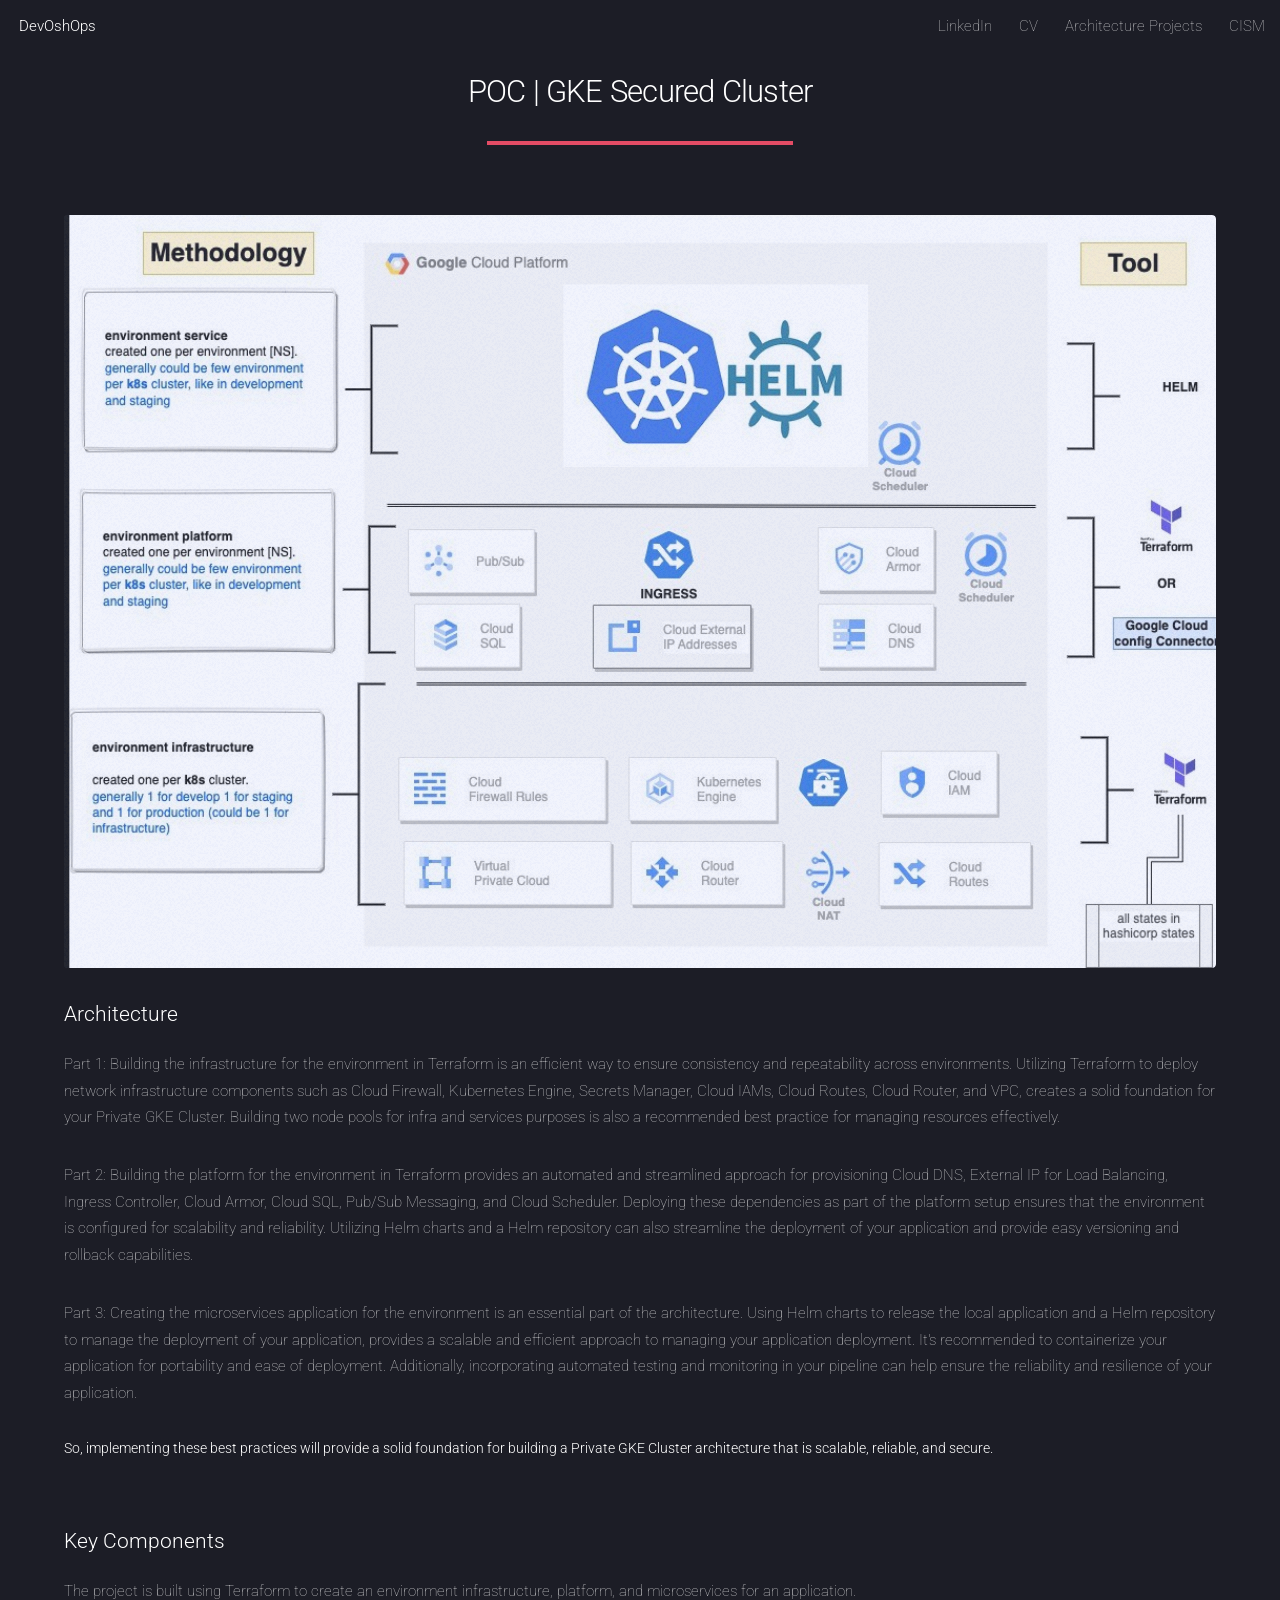
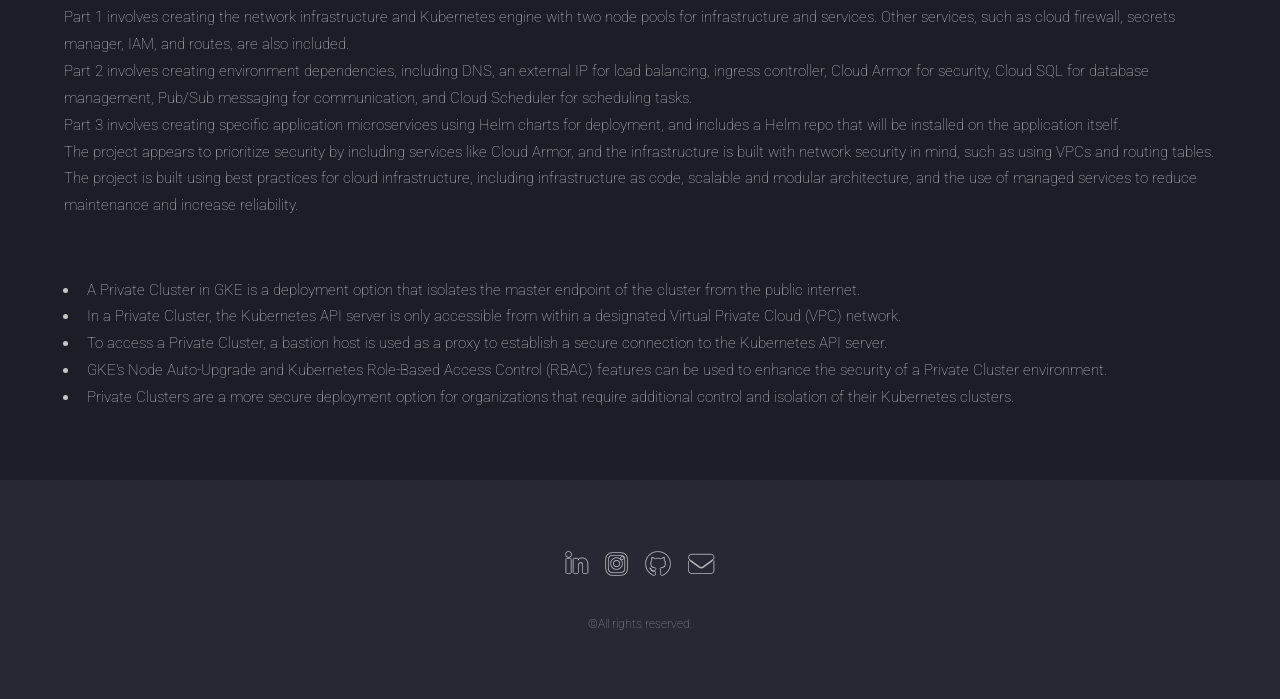
<file: dlist/gke.html>
<!DOCTYPE HTML>
<!--
	Osher's Portfolio Webapp
	html5up.net | @ajlkn
	Free for personal and commercial use under the CCA 3.0 license (html5up.net/license)
-->
<html>
	<head>
		<title>Osher's Portfolio Webapp</title>
		<meta charset="utf-8" />
		<meta name="viewport" content="width=device-width, initial-scale=1, user-scalable=no" />
		<link rel="stylesheet" href="../assets/css/main.css" />
		<noscript><link rel="stylesheet" href="../assets/css/noscript.css" /></noscript>
	</head>
	<body class="is-preload landing">
		<div id="page-wrapper">

			<!-- Header -->
			<header id="header">
				<h1 id="logo"><a href="../index.html">DevOshOps</a></h1>
				<nav id="nav">
					<ul>
						<li><a href="https://www.linkedin.com/in/osher-levi-49794a1ab/">LinkedIn</a></li>
						<li><a href="../images/OsherLevi-CV.pdf">CV</a></li>
						<li>
							<a href="#">Architecture Projects</a>
							<ul>
								<li><a href="secOps.html">DevSecOps</a></li>
								<li><a href="gke.html">POC | GKE Secured Cluster</a></li>
								<li><a href="jenkins.html">POC | Jenkins On GKE </a></li>
								<li><a href="bot-app.html">POC | E2E Bot-App</a></li>
								<li><a href="zerotruat.html">POC | IoT Zero Trust Connection</a></li>
								<li><a href="zerotruat.html">POC | GCP Armor</a></li>

								<!-- <li>
									<a href="#">Submenu</a>
									<ul>
										<li><a href="#">Option 1</a></li>
										<li><a href="#">Option 2</a></li>
										<li><a href="#">Option 3</a></li>
										<li><a href="#">Option 4</a></li>
									</ul>
								</li> -->
							</ul>
						</li>
						<li><a href="../cism.html">CISM</a></li>
						<!-- <li><a href="sism.html">SISM</a></li>x -->
						<!-- <li><a href="#" class="button primary">Sign Up</a></li> -->
					</ul>
				</nav>
			</header>


			<!-- Main -->
				<div id="main" class="wrapper style1">
					<div class="container">
						<header class="major">
							<h2>POC | GKE Secured Cluster</h2>
							<p></p>
						</header>
						<!-- Content -->
							<section id="content">
								<a href="#" class="image fit"><img src="../images/gke-Cluster.jpg" alt="" /></a>
								<h3>Architecture</h3>
									<p>Part 1: Building the infrastructure for the environment in Terraform is an efficient way to ensure consistency and repeatability across environments. Utilizing Terraform to deploy network infrastructure components such as Cloud Firewall, Kubernetes Engine, Secrets Manager, Cloud IAMs, Cloud Routes, Cloud Router, and VPC, creates a solid foundation for your Private GKE Cluster. Building two node pools for infra and services purposes is also a recommended best practice for managing resources effectively. </p>
									<p>Part 2: Building the platform for the environment in Terraform provides an automated and streamlined approach for provisioning Cloud DNS, External IP for Load Balancing, Ingress Controller, Cloud Armor, Cloud SQL, Pub/Sub Messaging, and Cloud Scheduler. Deploying these dependencies as part of the platform setup ensures that the environment is configured for scalability and reliability. Utilizing Helm charts and a Helm repository can also streamline the deployment of your application and provide easy versioning and rollback capabilities.</p>
									<p>Part 3: Creating the microservices application for the environment is an essential part of the architecture. Using Helm charts to release the local application and a Helm repository to manage the deployment of your application, provides a scalable and efficient approach to managing your application deployment. It's recommended to containerize your application for portability and ease of deployment. Additionally, incorporating automated testing and monitoring in your pipeline can help ensure the reliability and resilience of your application.</p>
									<h5>So, implementing these best practices will provide a solid foundation for building a Private GKE Cluster architecture that is scalable, reliable, and secure.</h5>
								<br>
								<br>

								<h3>Key Components</h3>
								<p>The project is built using Terraform to create an environment infrastructure, platform, and microservices for an application. <br>
									Part 1 involves creating the network infrastructure and Kubernetes engine with two node pools for infrastructure and services. Other services, such as cloud firewall, secrets manager, IAM, and routes, are also included. <br>
									Part 2 involves creating environment dependencies, including DNS, an external IP for load balancing, ingress controller, Cloud Armor for security, Cloud SQL for database management, Pub/Sub messaging for communication, and Cloud Scheduler for scheduling tasks. <br>
									Part 3 involves creating specific application microservices using Helm charts for deployment, and includes a Helm repo that will be installed on the application itself. <br>
									The project appears to prioritize security by including services like Cloud Armor, and the infrastructure is built with network security in mind, such as using VPCs and routing tables. <br>
									The project is built using best practices for cloud infrastructure, including infrastructure as code, scalable and modular architecture, and the use of managed services to reduce maintenance and increase reliability.</p>
								<br>									
								<ul>
									<li>A Private Cluster in GKE is a deployment option that isolates the master endpoint of the cluster from the public internet.</li>
									<li>In a Private Cluster, the Kubernetes API server is only accessible from within a designated Virtual Private Cloud (VPC) network.</li>
									<li>To access a Private Cluster, a bastion host is used as a proxy to establish a secure connection to the Kubernetes API server.</li>
									<li>GKE's Node Auto-Upgrade and Kubernetes Role-Based Access Control (RBAC) features can be used to enhance the security of a Private Cluster environment.</li>
									<li>Private Clusters are a more secure deployment option for organizations that require additional control and isolation of their Kubernetes clusters.</li>
								</ul>
							</section>
					</div>
				</div>
			<!-- Footer -->
			<footer id="footer">
				<ul class="icons">
					<li><a href="https://www.linkedin.com/in/osher-levi-49794a1ab/" class="icon brands alt fa-linkedin-in"><span class="label">LinkedIn</span></a></li>
					<li><a href="https://www.instagram.com/osher_levi/" class="icon brands alt fa-instagram"><span class="label">Instagram</span></a></li>
					<li><a href="https://github.com/osherlevi7/" class="icon brands alt fa-github"><span class="label">GitHub</span></a></li>
					<li><a href="mailto:osher.levi7@gmail.com/" class="icon solid alt fa-envelope"><span class="label">Email</span></a></li>
				</ul>
				<ul class="copyright">
					<li>&copy;All rights reserved.</li>
				</ul>
			</footer>
		</div>
		<!-- Scripts -->
			<script src="../assets/js/jquery.min.js"></script>
			<script src="../assets/js/jquery.scrolly.min.js"></script>
			<script src="../assets/js/jquery.dropotron.min.js"></script>
			<script src="../assets/js/jquery.scrollex.min.js"></script>
			<script src="../assets/js/browser.min.js"></script>
			<script src="../assets/js/breakpoints.min.js"></script>
			<script src="../assets/js/util.js"></script>
			<script src="../assets/js/main.js"></script>
	</body>
</html>
</file>
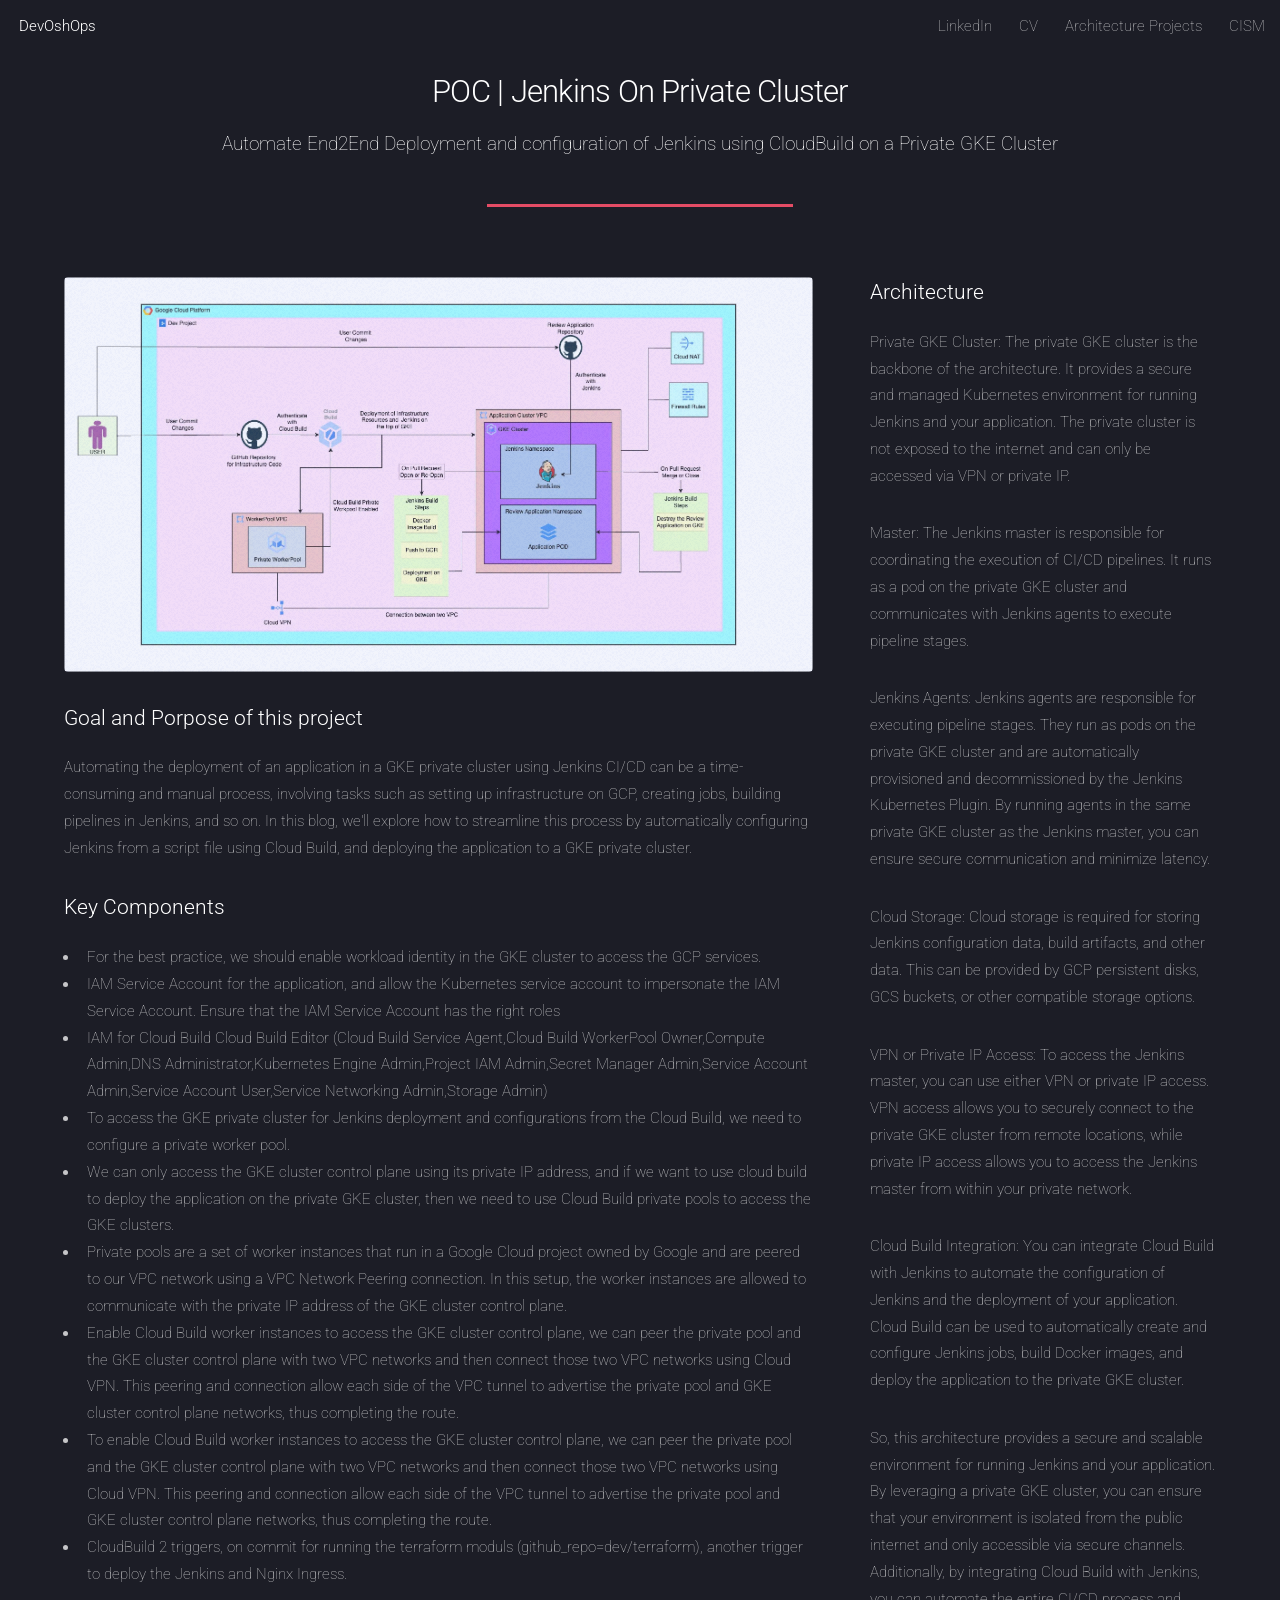
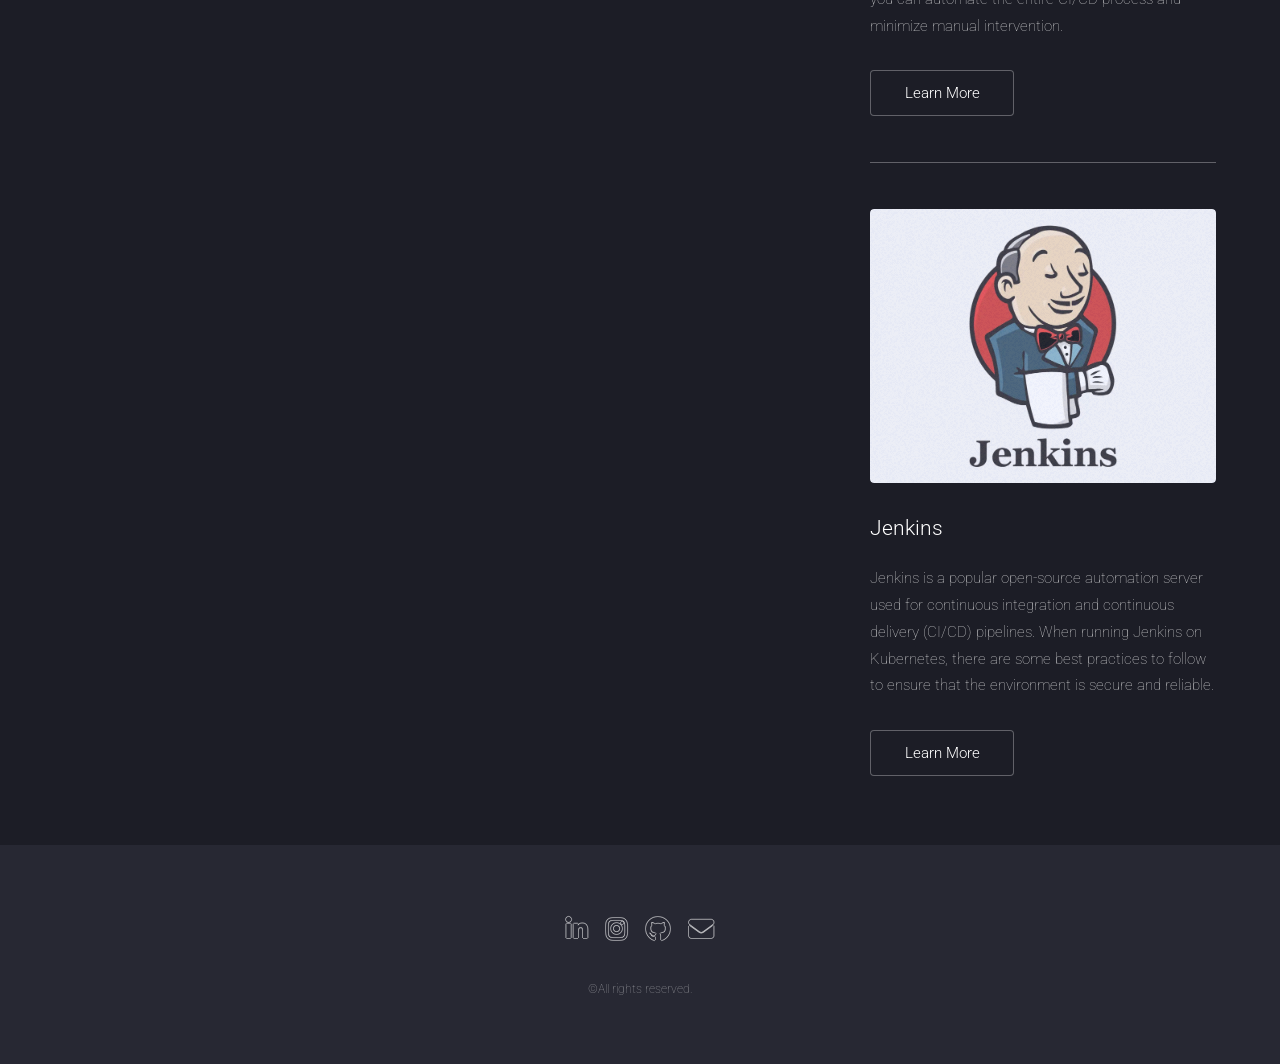
<file: dlist/jenkins.html>
<!DOCTYPE HTML>
<html>
	<head>
		<title>Osher's Portfolio Webapp</title>
		<meta charset="utf-8" />
		<meta name="viewport" content="width=device-width, initial-scale=1, user-scalable=no" />
		<link rel="stylesheet" href="../assets/css/main.css" />
		<noscript><link rel="stylesheet" href="../assets/css/noscript.css" /></noscript>
	</head>
	<body class="is-preload landing">
		<div id="page-wrapper">
			<!-- Header -->
			<header id="header">
				<h1 id="logo"><a href="../index.html">DevOshOps</a></h1>
				<nav id="nav">
					<ul>
						<li><a href="https://www.linkedin.com/in/osher-levi-49794a1ab/">LinkedIn</a></li>
						<li><a href="../images/OsherLevi-CV.pdf">CV</a></li>
						<li>
							<a href="#">Architecture Projects</a>
							<ul>
								<li><a href="secOps.html">DevSecOps</a></li>
								<li><a href="gke.html">POC | GKE Secured Cluster</a></li>
								<li><a href="jenkins.html">POC | Jenkins On GKE </a></li>
								<li><a href="bot-app.html">POC | E2E Bot-App</a></li>
								<li><a href="zerotruat.html">POC | IoT Zero Trust Connection</a></li>
								<li><a href="armor.html">POC | GCP Armor</a></li>

								<!-- <li>
									<a href="#">Submenu</a>
									<ul>
										<li><a href="#">Option 1</a></li>
										<li><a href="#">Option 2</a></li>
										<li><a href="#">Option 3</a></li>
										<li><a href="#">Option 4</a></li>
									</ul>
								</li> -->
							</ul>
						</li>
						<li><a href="../cism.html">CISM</a></li>
						<!-- <li><a href="sism.html">SISM</a></li> -->
						<!-- <li><a href="#" class="button primary">Sign Up</a></li> -->
					</ul>
				</nav>
			</header>


			<!-- Main -->
				<div id="main" class="wrapper style1">
					<div class="container">
						<header class="major">
							<h2>POC | Jenkins On Private Cluster</h2>
							<p>Automate End2End Deployment and configuration of Jenkins using CloudBuild on a Private GKE Cluster</p>
						</header>
						<div class="row gtr-150">
							<div class="col-8 col-12-medium">

								<!-- Content -->
									<section id="content">
										<a href="#" class="image fit"><img src="../images/jenkinsarchi.png" alt="" /></a>
										<h3>Goal and Porpose of this project</h3>
										<p>Automating the deployment of an application in a GKE private cluster using Jenkins CI/CD can be a time-consuming and manual process, involving tasks such as setting up infrastructure on GCP, creating jobs, building pipelines in Jenkins, and so on. In this blog, we'll explore how to streamline this process by automatically configuring Jenkins from a script file using Cloud Build, and deploying the application to a GKE private cluster.</p>
										<h3>Key Components</h3>
										<ul>
											<li>For the best practice, we should enable workload identity in the GKE cluster to access the GCP services.</li>
                                            <li>IAM Service Account for the application, and allow the Kubernetes service account to impersonate the IAM Service Account. Ensure that the IAM Service Account has the right roles</li>
                                            <li>IAM for Cloud Build Cloud Build Editor (Cloud Build Service Agent,Cloud Build WorkerPool Owner,Compute Admin,DNS Administrator,Kubernetes Engine Admin,Project IAM Admin,Secret Manager Admin,Service Account Admin,Service Account User,Service Networking Admin,Storage Admin)</li>
                                            <li>To access the GKE private cluster for Jenkins deployment and configurations from the Cloud Build, we need to configure a private worker pool.</li>
                                            <li>We can only access the GKE cluster control plane using its private IP address, and if we want to use cloud build to deploy the application on the private GKE cluster, then we need to use Cloud Build private pools to access the GKE clusters.</li>
                                            <li>Private pools are a set of worker instances that run in a Google Cloud project owned by Google and are peered to our VPC network using a VPC Network Peering connection. In this setup, the worker instances are allowed to communicate with the private IP address of the GKE cluster control plane.
                                            <li>Enable Cloud Build worker instances to access the GKE cluster control plane, we can peer the private pool and the GKE cluster control plane with two VPC networks and then connect those two VPC networks using Cloud VPN. This peering and connection allow each side of the VPC tunnel to advertise the private pool and GKE cluster control plane networks, thus completing the route.</li>
                                            <li>To enable Cloud Build worker instances to access the GKE cluster control plane, we can peer the private pool and the GKE cluster control plane with two VPC networks and then connect those two VPC networks using Cloud VPN. This peering and connection allow each side of the VPC tunnel to advertise the private pool and GKE cluster control plane networks, thus completing the route.</li>
                                            <li>CloudBuild 2 triggers, on commit for running the terraform moduls (github_repo=dev/terraform), another trigger to deploy the Jenkins and Nginx Ingress.</li>
									</section>

							</div>
							<div class="col-4 col-12-medium">

								<!-- Sidebar -->
									<section id="sidebar">
										<section>
											<h3>Architecture</h3>
                                            <p>Private GKE Cluster: The private GKE cluster is the backbone of the architecture. It provides a secure and managed Kubernetes environment for running Jenkins and your application. The private cluster is not exposed to the internet and can only be accessed via VPN or private IP. </p>
                                            <p>Master: The Jenkins master is responsible for coordinating the execution of CI/CD pipelines. It runs as a pod on the private GKE cluster and communicates with Jenkins agents to execute pipeline stages.</p>
                                            <p>Jenkins Agents: Jenkins agents are responsible for executing pipeline stages. They run as pods on the private GKE cluster and are automatically provisioned and decommissioned by the Jenkins Kubernetes Plugin. By running agents in the same private GKE cluster as the Jenkins master, you can ensure secure communication and minimize latency.</p>
                                            <p>Cloud Storage: Cloud storage is required for storing Jenkins configuration data, build artifacts, and other data. This can be provided by GCP persistent disks, GCS buckets, or other compatible storage options.</p>
                                            <p>VPN or Private IP Access: To access the Jenkins master, you can use either VPN or private IP access. VPN access allows you to securely connect to the private GKE cluster from remote locations, while private IP access allows you to access the Jenkins master from within your private network.</p>
                                            <p>Cloud Build Integration: You can integrate Cloud Build with Jenkins to automate the configuration of Jenkins and the deployment of your application. Cloud Build can be used to automatically create and configure Jenkins jobs, build Docker images, and deploy the application to the private GKE cluster.</p>
                                            <p>So, this architecture provides a secure and scalable environment for running Jenkins and your application. By leveraging a private GKE cluster, you can ensure that your environment is isolated from the public internet and only accessible via secure channels. Additionally, by integrating Cloud Build with Jenkins, you can automate the entire CI/CD process and minimize manual intervention.</p>
                                            </p>
											<footer>
                                                <ul class="actions">
                                                    <li><a href="https://cloud.google.com/kubernetes-engine/docs/archive/jenkins-on-kubernetes-engine" class="button">Learn More</a></li>
												</ul>
											</footer>
										</section>
										<hr />
										<section>
                                            <a href="#" class="image fit"><img src="../images/jenkinssss.png" alt="" /></a>
											<h3>Jenkins</h3>
                                            <p>Jenkins is a popular open-source automation server used for continuous integration and continuous delivery (CI/CD) pipelines. When running Jenkins on Kubernetes, there are some best practices to follow to ensure that the environment is secure and reliable. </p>
											<footer>
												<ul class="actions">
													<li><a href="https://www.jenkins.io/" class="button">Learn More</a></li>
												</ul>
											</footer>
										</section>
									</section>

							</div>
						</div>
					</div>
				</div>

			<!-- Footer -->
			<footer id="footer">
				<ul class="icons">
					<!-- <li><a href="#" class="icon brands alt fa-twitter"><span class="label">Twitter</span></a></li> -->
					<!-- <li><a href="#" class="icon brands alt fa-facebook-f"><span class="label">Facebook</span></a></li> -->
					<li><a href="https://www.linkedin.com/in/osher-levi-49794a1ab/" class="icon brands alt fa-linkedin-in"><span class="label">LinkedIn</span></a></li>
					<li><a href="https://www.instagram.com/osher_levi/" class="icon brands alt fa-instagram"><span class="label">Instagram</span></a></li>
					<li><a href="https://github.com/osherlevi7/" class="icon brands alt fa-github"><span class="label">GitHub</span></a></li>
					<li><a href="mailto:osher.levi7@gmail.com/" class="icon solid alt fa-envelope"><span class="label">Email</span></a></li>
				</ul>
				<ul class="copyright">
					<li>&copy;All rights reserved.</li>
				</ul>
			</footer>

		</div>

		<!-- Scripts -->
			<script src="../assets/js/jquery.min.js"></script>
			<script src="../assets/js/jquery.scrolly.min.js"></script>
			<script src="../assets/js/jquery.dropotron.min.js"></script>
			<script src="../assets/js/jquery.scrollex.min.js"></script>
			<script src="../assets/js/browser.min.js"></script>
			<script src="../assets/js/breakpoints.min.js"></script>
			<script src="../assets/js/util.js"></script>
			<script src="../assets/js/main.js"></script>

	</body>
</html>
</file>
<file: assets/css/noscript.css>
/*
	Landed by HTML5 UP
	html5up.net | @ajlkn
	Free for personal and commercial use under the CCA 3.0 license (html5up.net/license)
*/

/* Loader */

	body.landing.is-preload:before {
		display: none;
	}

	body.landing.is-preload:after {
		display: none;
	}
</file>
<file: templatemo_594_nexus_flow/templatemo-nexus-style.css>
/*

TemplateMo 594 nexus flow

https://templatemo.com/tm-594-nexus-flow

*/

@charset "utf-8";
/* CSS Document */

 * {
            margin: 0;
            padding: 0;
            box-sizing: border-box;
        }

        :root {
            --primary-grey: #e5e7eb;
            --primary-orange: #f97316;
            --primary-purple: #7c3aed;
            --secondary-amber: #fbbf24;
            --dark-bg: #0f172a;
            --darker-bg: #020617;
            --card-bg: rgba(229, 231, 235, 0.03);
            --border-color: rgba(229, 231, 235, 0.15);
            --text-primary: #f8fafc;
            --text-secondary: #94a3b8;
            --primary-cyan: #0e7490;
            --primary-pink: #a21caf;
            --primary-blue: #1e3a8a;
            --primary-green: #047857;
            --faded-cyan: rgba(8, 145, 178, 0.48);
            --faded-pink: rgba(190, 24, 93, 0.48);
            --faded-blue: rgba(30, 64, 175, 0.48);
            --faded-green: rgba(5, 150, 105, 0.48);
            --faded-purple: rgba(124, 58, 237, 0.48);
        }

        body {
            font-family: 'JetBrains Mono', 'Fira Code', monospace;
            background: var(--darker-bg);
            color: var(--text-primary);
            line-height: 1.6;
            overflow-x: hidden;
        }

        /* Enhanced Cyberpunk Background */
        .cyber-bg {
            position: fixed;
            top: 0;
            left: 0;
            width: 100%;
            height: 100%;
            background: var(--darker-bg);
            overflow: hidden;
            z-index: -5;
        }

        /* Animated gradient background */
        .cyber-gradient {
            position: absolute;
            top: -50%;
            left: -50%;
            width: 200%;
            height: 200%;
            background: 
                radial-gradient(circle at 20% 30%, rgba(8, 145, 178, 0.06) 0%, transparent 50%),
                radial-gradient(circle at 80% 70%, rgba(190, 24, 93, 0.06) 0%, transparent 50%),
                radial-gradient(circle at 40% 80%, rgba(30, 64, 175, 0.06) 0%, transparent 50%),
                radial-gradient(circle at 60% 20%, rgba(5, 150, 105, 0.06) 0%, transparent 50%);
            animation: gradientRotate 30s linear infinite;
            filter: blur(50px);
        }

        @keyframes gradientRotate {
            0% { transform: rotate(0deg) scale(1); }
            50% { transform: rotate(180deg) scale(1.2); }
            100% { transform: rotate(360deg) scale(1); }
        }

        /* Matrix rain effect */
        .matrix-rain {
            position: absolute;
            top: 0;
            left: 0;
            width: 100%;
            height: 100%;
            overflow: hidden;
            opacity: 0.15;
        }

        .matrix-column {
            position: absolute;
            top: -100vh;
            font-family: 'Courier New', monospace;
            font-size: 14px;
            color: var(--primary-cyan);
            text-shadow: 0 0 5px var(--primary-cyan);
            animation: matrixFall linear infinite;
            writing-mode: vertical-rl;
            text-orientation: upright;
            background: linear-gradient(to bottom, transparent 0%, var(--primary-cyan) 50%, transparent 100%);
            -webkit-background-clip: text;
            background-clip: text;
            -webkit-text-fill-color: transparent;
        }

        .matrix-column:nth-child(3n) {
            color: var(--primary-pink);
            text-shadow: 0 0 5px var(--primary-pink);
            background: linear-gradient(to bottom, transparent 0%, var(--primary-pink) 50%, transparent 100%);
        }

        .matrix-column:nth-child(5n) {
            color: var(--primary-purple);
            text-shadow: 0 0 5px var(--primary-purple);
            background: linear-gradient(to bottom, transparent 0%, var(--primary-purple) 50%, transparent 100%);
        }

        @keyframes matrixFall {
            0% { transform: translateY(0); }
            100% { transform: translateY(200vh); }
        }

        /* Animated grid overlay */
        .grid-overlay {
            position: fixed;
            top: 0;
            left: 0;
            width: 100%;
            height: 100%;
            z-index: -2;
        }

        .grid-lines {
            position: absolute;
            top: 0;
            left: 0;
            width: 100%;
            height: 100%;
            background-image: 
                linear-gradient(rgba(0, 255, 255, 0.05) 1px, transparent 1px),
                linear-gradient(90deg, rgba(0, 255, 255, 0.05) 1px, transparent 1px);
            background-size: 50px 50px;
            animation: gridMove 20s linear infinite;
        }

        .grid-glow {
            position: absolute;
            top: 0;
            left: 0;
            width: 100%;
            height: 100%;
            background-image: 
                linear-gradient(rgba(255, 0, 255, 0.03) 2px, transparent 2px),
                linear-gradient(90deg, rgba(255, 0, 255, 0.03) 2px, transparent 2px);
            background-size: 100px 100px;
            animation: gridMove 30s linear infinite reverse;
        }

        @keyframes gridMove {
            0% { transform: translate(0, 0); }
            100% { transform: translate(50px, 50px); }
        }

        /* Floating particles */
        .particles {
            position: fixed;
            top: 0;
            left: 0;
            width: 100%;
            height: 100%;
            overflow: hidden;
            z-index: -3;
        }

        .particle {
            position: absolute;
            width: 4px;
            height: 4px;
            background: var(--primary-cyan);
            border-radius: 50%;
            box-shadow: 0 0 10px var(--primary-cyan);
            animation: float 20s infinite;
            opacity: 0;
            transition: transform 0.3s ease, box-shadow 0.3s ease;
        }

        .particle:nth-child(odd) {
            background: var(--primary-pink);
            box-shadow: 0 0 10px var(--primary-pink);
            animation-duration: 25s;
        }

        @keyframes float {
            0% {
                transform: translateY(100vh) translateX(0);
                opacity: 0;
            }
            10% {
                opacity: 1;
            }
            90% {
                opacity: 1;
            }
            100% {
                transform: translateY(-100vh) translateX(100px);
                opacity: 0;
            }
        }

        /* Glowing orbs */
        .orb {
            position: fixed;
            border-radius: 50%;
            filter: blur(80px);
            opacity: 0.5;
            animation: orbFloat 20s ease-in-out infinite;
            pointer-events: none;
            z-index: -4;
        }

        .orb1 {
            width: 300px;
            height: 300px;
            background: var(--primary-cyan);
            top: 10%;
            left: -150px;
            animation-delay: 0s;
        }

        .orb2 {
            width: 400px;
            height: 400px;
            background: var(--primary-pink);
            bottom: 10%;
            right: -200px;
            animation-delay: 5s;
        }

        .orb3 {
            width: 250px;
            height: 250px;
            background: var(--primary-purple);
            top: 50%;
            left: 50%;
            animation-delay: 10s;
        }

        @keyframes orbFloat {
            0%, 100% {
                transform: translate(0, 0) scale(1);
            }
            33% {
                transform: translate(100px, -50px) scale(1.1);
            }
            66% {
                transform: translate(-50px, 100px) scale(0.9);
            }
        }

        /* Scanlines effect */
        .scanlines {
            position: fixed;
            top: 0;
            left: 0;
            width: 100%;
            height: 100%;
            pointer-events: none;
            z-index: -1;
        }

        .scanlines::before {
            content: '';
            position: absolute;
            top: 0;
            left: 0;
            width: 100%;
            height: 100%;
            background: linear-gradient(
                transparent 0%,
                rgba(0, 255, 255, 0.03) 50%,
                transparent 100%
            );
            background-size: 100% 4px;
            animation: scanline 8s linear infinite;
        }

        .scanlines::after {
            content: '';
            position: absolute;
            top: 0;
            left: 0;
            width: 100%;
            height: 100%;
            background: radial-gradient(ellipse at center, transparent 0%, rgba(0, 0, 0, 0.8) 100%);
            pointer-events: none;
        }

        /* Noise texture overlay */
        .noise-overlay {
            position: fixed;
            top: 0;
            left: 0;
            width: 100%;
            height: 100%;
            opacity: 0.03;
            z-index: -1;
            pointer-events: none;
            background-image: 
                repeating-linear-gradient(45deg, transparent, transparent 2px, rgba(255, 255, 255, 0.03) 2px, rgba(255, 255, 255, 0.03) 4px),
                repeating-linear-gradient(-45deg, transparent, transparent 2px, rgba(0, 255, 255, 0.02) 2px, rgba(0, 255, 255, 0.02) 4px);
        }

        @keyframes scanline {
            0% { transform: translateY(-100%); }
            100% { transform: translateY(100%); }
        }

        /* Navigation */
        nav {
            position: fixed;
            top: 0;
            width: 100%;
            padding: 1rem 2rem;
            background: rgba(15, 15, 35, 0.9);
            backdrop-filter: blur(20px);
            border-bottom: 1px solid var(--border-color);
            z-index: 10000;
            transition: all 0.3s ease;
        }

        .nav-container {
            max-width: 1400px;
            margin: 0 auto;
            display: flex;
            justify-content: space-between;
            align-items: center;
        }

        /* Mobile Menu Button */
        .mobile-menu-button {
            display: none;
            background: none;
            border: none;
            color: var(--primary-cyan);
            font-size: 1.5rem;
            cursor: pointer;
            position: relative;
            width: 30px;
            height: 30px;
            transition: all 0.3s ease;
        }

        .mobile-menu-button:hover {
            color: var(--primary-orange);
            transform: scale(1.1);
        }

        .hamburger {
            position: relative;
            width: 25px;
            height: 20px;
            margin: auto;
        }

        .hamburger span {
            display: block;
            position: absolute;
            height: 2px;
            width: 100%;
            background: var(--primary-cyan);
            border-radius: 1px;
            opacity: 1;
            left: 0;
            transform: rotate(0deg);
            transition: all 0.25s ease-in-out;
            box-shadow: 0 0 5px var(--primary-cyan);
            transform-origin: center;
        }

        .hamburger span:nth-child(1) {
            top: 0px;
        }

        .hamburger span:nth-child(2) {
            top: 9px;
        }

        .hamburger span:nth-child(3) {
            top: 18px;
        }

        .mobile-menu-button.active .hamburger span:nth-child(1) {
            top: 9px;
            transform: rotate(135deg);
            background: var(--primary-orange);
        }

        .mobile-menu-button.active .hamburger span:nth-child(2) {
            opacity: 0;
            left: -25px;
        }

        .mobile-menu-button.active .hamburger span:nth-child(3) {
            top: 9px;
            transform: rotate(-135deg);
            background: var(--primary-orange);
        }

        /* Mobile Menu */
        .mobile-menu {
            position: fixed;
            top: 78px;
            right: -100%;
            width: 80%;
            max-width: 350px;
            height: calc(100vh - 78px);
            background: var(--darker-bg);
            backdrop-filter: blur(20px);
            border-left: 2px solid var(--border-color);
            z-index: 9999;
            transition: right 0.4s cubic-bezier(0.23, 1, 0.32, 1);
            overflow-y: auto;
            box-shadow: -10px 0 30px rgba(0, 0, 0, 0.5);
            display: flex;
            flex-direction: column;
        }

        .mobile-menu.active {
            right: 0;
        }

        .mobile-menu-overlay {
            position: fixed;
            top: 0;
            left: 0;
            width: 100%;
            height: 100vh;
            background: rgba(0, 0, 0, 0.7);
            z-index: 9998;
            opacity: 0;
            visibility: hidden;
            transition: all 0.3s ease;
        }

        .mobile-menu-overlay.active {
            opacity: 1;
            visibility: visible;
        }

        .mobile-menu-header {
            padding: 2rem;
            border-bottom: 1px solid var(--border-color);
            display: flex;
            justify-content: space-between;
            align-items: center;
            flex-shrink: 0;
        }

        .mobile-menu-logo {
            display: flex;
            align-items: center;
            gap: 0.5rem;
            font-size: 1.5rem;
            font-weight: 700;
            color: var(--primary-cyan);
            text-shadow: 0 0 15px var(--primary-cyan);
            text-decoration: none;
            transition: all 0.3s ease;
        }

        .mobile-menu-logo .logo-image {
            height: 30px;
            width: auto;
            filter: drop-shadow(0 0 4px rgba(8, 145, 178, 0.4));
        }

        .mobile-menu-logo::before {
            content: '>';
            margin-right: 0.5rem;
            color: var(--primary-orange);
            transition: all 0.3s ease;
        }

        .mobile-menu-logo::after {
            content: '_';
            animation: blink 1s infinite;
            color: var(--primary-cyan);
        }

        .mobile-menu-logo:hover {
            text-shadow: 0 0 25px var(--primary-cyan);
            transform: scale(1.05);
        }

        .mobile-menu-logo:hover::before {
            margin-right: 0.8rem;
            text-shadow: 0 0 10px var(--primary-orange);
        }

        .mobile-menu-close {
            background: none;
            border: none;
            color: var(--primary-cyan);
            font-size: 1.5rem;
            cursor: pointer;
            width: 30px;
            height: 30px;
            display: flex;
            align-items: center;
            justify-content: center;
            transition: all 0.3s ease;
        }

        .mobile-menu-close:hover {
            color: var(--primary-orange);
            transform: rotate(90deg);
        }

        .mobile-menu-nav {
            padding: 0;
            flex-grow: 1;
        }

        .mobile-menu-nav ul {
            list-style: none;
            padding: 0;
            margin: 0;
        }

        .mobile-menu-nav li {
            margin: 0;
        }

        .mobile-menu-nav a {
            display: block;
            padding: 1.5rem 2rem;
            color: var(--text-secondary);
            text-decoration: none;
            font-weight: 600;
            text-transform: uppercase;
            letter-spacing: 1px;
            font-size: 1.1rem;
            transition: all 0.3s ease;
            position: relative;
            border-bottom: 1px solid rgba(229, 231, 235, 0.1);
        }

        .mobile-menu-nav a:hover {
            color: var(--primary-cyan);
            background: rgba(0, 255, 255, 0.05);
            padding-left: 3rem;
            text-shadow: 0 0 10px var(--primary-cyan);
        }

        .mobile-menu-nav a::before {
            content: '>';
            position: absolute;
            left: 2rem;
            opacity: 0;
            transform: translateX(-10px);
            transition: all 0.3s ease;
            color: var(--primary-orange);
        }

        .mobile-menu-nav a:hover::before {
            opacity: 1;
            transform: translateX(0);
        }

        .mobile-menu-nav li:last-child a {
            border-bottom: none;
        }

        .mobile-menu-cta {
            padding: 2rem;
            flex-shrink: 0;
            border-bottom: 1px solid var(--border-color);
        }

        .cyber-button {
            display: inline-block;
            background: linear-gradient(135deg, var(--primary-cyan), var(--primary-purple));
            color: var(--darker-bg);
            padding: 1rem 2rem;
            text-decoration: none;
            font-weight: 700;
            text-transform: uppercase;
            letter-spacing: 2px;
            transition: all 0.3s ease;
            clip-path: polygon(15px 0%, 100% 0%, calc(100% - 15px) 100%, 0% 100%);
            box-shadow: 0 0 20px rgba(0, 255, 255, 0.3);
            width: 100%;
            text-align: center;
        }

        .cyber-button:hover {
            transform: translateY(-2px);
            box-shadow: 0 0 30px rgba(0, 255, 255, 0.5);
        }

        /* Animation keyframes for mobile menu */
        @keyframes slideInLeft {
            from {
                opacity: 0;
                transform: translateX(20px);
            }
            to {
                opacity: 1;
                transform: translateX(0);
            }
        }

        @keyframes slideInUp {
            from {
                opacity: 0;
                transform: translateY(20px);
            }
            to {
                opacity: 1;
                transform: translateY(0);
            }
        }

        /* Desktop Navigation Layout */
        @media (min-width: 769px) {
            .mobile-menu-button {
                display: none !important;
            }
            
            .nav-container {
                flex-direction: row;
                align-items: center;
                gap: 0;
            }
            
            .nav-top {
                flex: 0 0 auto;
            }
            
            .nav-links {
                flex: 1;
                display: flex;
                flex-direction: row;
                justify-content: center;
                margin: 0 2rem;
                max-width: none;
            }
            
            .nav-links a {
                padding: 0;
                border-bottom: none;
                font-size: 0.9rem;
            }
            
            .nav-links a:hover {
                background: none;
                transform: none;
                padding-left: 0;
            }
            
            .nav-links a::before {
                display: none;
            }
            
            .nav-bottom {
                flex: 0 0 auto;
            }
            
            .cyber-button {
                width: auto;
                max-width: none;
            }
        }

        .logo {
            display: flex;
            align-items: center;
            gap: 0.75rem;
            font-size: 1.8rem;
            font-weight: 700;
            color: var(--primary-cyan);
            text-shadow: 0 0 20px var(--primary-cyan);
            position: relative;
            cursor: pointer;
            text-decoration: none;
            transition: all 0.3s ease;
        }

        .logo-image {
            height: 40px;
            width: auto;
            filter: drop-shadow(0 0 6px rgba(8, 145, 178, 0.5));
            transition: all 0.3s ease;
        }

        .logo-text {
            display: inline-block;
        }

        .logo:hover {
            text-shadow: 0 0 20px rgba(8, 145, 178, 0.6);
            transform: scale(1.05);
        }

        .logo::before {
            content: '>';
            margin-right: 0.5rem;
            color: var(--primary-orange);
            transition: all 0.3s ease;
        }

        .logo:hover::before {
            margin-right: 0.8rem;
            text-shadow: 0 0 10px var(--primary-orange);
        }

        .logo::after {
            content: '_';
            animation: blink 1s infinite;
            color: var(--primary-cyan);
        }

        @keyframes blink {
            0%, 50% { opacity: 1; }
            51%, 100% { opacity: 0; }
        }

        .nav-links {
            display: flex;
            list-style: none;
            gap: 2.5rem;
        }

        .nav-links a {
            color: var(--text-secondary);
            text-decoration: none;
            font-weight: 500;
            transition: all 0.3s ease;
            position: relative;
            text-transform: uppercase;
            font-size: 0.9rem;

            letter-spacing: 1px;
        }

        .nav-links a:hover {
            color: var(--primary-cyan);
            text-shadow: 0 0 10px var(--primary-cyan);
        }

        .nav-links a::before {
            content: '';
            position: absolute;
            bottom: -5px;
            left: 0;
            width: 0;
            height: 2px;
            background: linear-gradient(90deg, var(--primary-cyan), var(--primary-purple));
            transition: width 0.3s ease;
            box-shadow: 0 0 10px var(--primary-cyan);
        }

        .nav-links a:hover::before {
            width: 100%;
        }

        /* Hero Section */
        .hero {
            padding: 150px 2rem 100px;
            text-align: center;
            position: relative;
            min-height: 100vh;
            display: flex;
            align-items: center;
        }

        .hero-container {
            max-width: 1400px;
            margin: 0 auto;
            width: 100%;
        }

        .hero-title {
            font-size: clamp(3rem, 8vw, 6rem);
            font-weight: 900;
            margin-bottom: 2rem;
            text-transform: uppercase;
            letter-spacing: 3px;
            position: relative;
            cursor: pointer;
            line-height: 1.2;
        }

        .hero-nexus {
            background: linear-gradient(135deg, var(--primary-cyan), #00ccff);
            background: -webkit-linear-gradient(135deg, var(--primary-cyan), #00ccff);
            -webkit-background-clip: text;
            background-clip: text;
            -webkit-text-fill-color: transparent;
            display: inline-block;
            transition: all 0.3s ease;
            animation: cyanPulse 3s ease-in-out infinite;
            position: relative;
        }

        .hero-flow {
            background: linear-gradient(135deg, var(--primary-purple), var(--primary-pink));
            background: -webkit-linear-gradient(135deg, var(--primary-purple), var(--primary-pink));
            -webkit-background-clip: text;
            background-clip: text;
            -webkit-text-fill-color: transparent;
            margin-left: 0.1em;
            display: inline-block;
            transition: all 0.3s ease;
            animation: purplePulse 3s ease-in-out infinite;
            animation-delay: 1.5s;
            position: relative;
        }

        @keyframes cyanPulse {
            0%, 100% { 
                filter: brightness(1) drop-shadow(0 0 15px rgba(0, 255, 255, 0.6));
                transform: translateY(0) scale(1);
            }
            50% { 
                filter: brightness(1.1) drop-shadow(0 0 25px rgba(0, 255, 255, 0.8));
                transform: translateY(-2px) scale(1.01);
            }
        }

        @keyframes purplePulse {
            0%, 100% { 
                filter: brightness(1) drop-shadow(0 0 15px rgba(255, 0, 255, 0.6));
                transform: translateY(0) scale(1);
            }
            50% { 
                filter: brightness(1.1) drop-shadow(0 0 25px rgba(255, 0, 255, 0.8));
                transform: translateY(-2px) scale(1.01);
            }
        }

        /* Clean hover effect */
        .hero-title:hover .hero-nexus {
            transform: translateX(-3px) scale(1.02);
            filter: brightness(1.2) drop-shadow(0 0 30px rgba(0, 255, 255, 0.9));
        }

        .hero-title:hover .hero-flow {
            transform: translateX(3px) scale(1.02);
            filter: brightness(1.2) drop-shadow(0 0 30px rgba(255, 0, 255, 0.9));
        }

        /* Subtle background glow for each word */
        .hero-nexus::before {
            content: '';
            position: absolute;
            top: 50%;
            left: 50%;
            transform: translate(-50%, -50%);
            width: 200%;
            height: 200%;
            background: radial-gradient(circle, rgba(0, 255, 255, 0.08) 0%, transparent 60%);
            filter: blur(50px);
            z-index: -1;
            animation: glowPulse 4s ease-in-out infinite;
            pointer-events: none;
        }

        .hero-flow::before {
            content: '';
            position: absolute;
            top: 50%;
            left: 50%;
            transform: translate(-50%, -50%);
            width: 200%;
            height: 200%;
            background: radial-gradient(circle, rgba(255, 0, 255, 0.08) 0%, transparent 60%);
            filter: blur(50px);
            z-index: -1;
            animation: glowPulse 4s ease-in-out infinite;
            animation-delay: 2s;
            pointer-events: none;
        }

        @keyframes glowPulse {
            0%, 100% { opacity: 0.5; transform: translate(-50%, -50%) scale(0.9); }
            50% { opacity: 0.8; transform: translate(-50%, -50%) scale(1); }
        }

        /* Apply animation pause on hover */
        .hero-title:hover .hero-nexus,
        .hero-title:hover .hero-flow {
            animation-play-state: paused;
        }

        /* Border animation */
        .hero-nexus::after,
        .hero-flow::after {
            content: '';
            position: absolute;
            bottom: -10px;
            left: 0;
            width: 0;
            height: 3px;
            transition: width 0.3s ease;
        }

        .hero-nexus::after {
            background: linear-gradient(90deg, var(--primary-cyan), transparent);
        }

        .hero-flow::after {
            background: linear-gradient(90deg, transparent, var(--primary-pink));
            left: auto;
            right: 0;
        }

        .hero-title:hover .hero-nexus::after,
        .hero-title:hover .hero-flow::after {
            width: 100%;
        }

        /* Typing effect for hero text on load */
        @keyframes typeIn {
            0% { 
                opacity: 0;
                transform: translateY(20px);
            }
            100% { 
                opacity: 1;
                transform: translateY(0);
            }
        }

        /* Remove scanner line for cleaner look */

        .hero-subtitle {
            font-size: 1.5rem;
            color: var(--text-secondary);
            margin-bottom: 3rem;
            max-width: 800px;
            margin-left: auto;
            margin-right: auto;
            font-weight: 300;
            opacity: 0.9;
            background: linear-gradient(135deg, var(--text-secondary), var(--primary-grey));
            -webkit-background-clip: text;
            background-clip: text;
            -webkit-text-fill-color: transparent;
        }

        .hero-buttons {
            display: flex;
            gap: 2rem;
            justify-content: center;
            flex-wrap: wrap;
        }

        .btn-primary {
            background: linear-gradient(135deg, var(--faded-cyan), var(--faded-purple));
            color: var(--darker-bg);
            padding: 1.2rem 3rem;
            border: none;
            text-decoration: none;
            font-weight: 700;
            text-transform: uppercase;
            letter-spacing: 2px;
            position: relative;
            overflow: hidden;
            transition: all 0.3s ease;
            clip-path: polygon(20px 0%, 100% 0%, calc(100% - 20px) 100%, 0% 100%);
        }

        .btn-primary:hover {
            transform: translateY(-3px);
            box-shadow: 0 15px 35px rgba(8, 145, 178, 0.3);
        }

        .btn-secondary {
            background: transparent;
            color: var(--faded-cyan);
            padding: 1.2rem 3rem;
            border: 2px solid var(--faded-cyan);
            text-decoration: none;
            font-weight: 700;
            text-transform: uppercase;
            letter-spacing: 2px;
            transition: all 0.3s ease;
            position: relative;
            overflow: hidden;
            clip-path: polygon(20px 0%, 100% 0%, calc(100% - 20px) 100%, 0% 100%);
        }

        .btn-secondary:hover {
            background: var(--faded-cyan);
            color: var(--darker-bg);
            box-shadow: 0 0 20px rgba(8, 145, 178, 0.4);
        }

        /* Features Section */
        .features {
            padding: 120px 2rem;
            position: relative;
        }

        .features-container {
            max-width: 1400px;
            margin: 0 auto;
        }

        .section-header {
            text-align: center;
            margin-bottom: 5rem;
        }

        .contact-logo {
            margin-bottom: 2rem;
            display: flex;
            justify-content: center;
            align-items: center;
        }

        .contact-logo-image {
            height: 80px;
            width: auto;
            filter: drop-shadow(0 0 10px rgba(8, 145, 178, 0.5));
            transition: all 0.3s ease;
            animation: contactLogoFloat 3s ease-in-out infinite;
        }

        .contact-logo-image:hover {
            transform: scale(1.1);
            filter: drop-shadow(0 0 18px rgba(8, 145, 178, 0.7));
        }

        @keyframes contactLogoFloat {
            0%, 100% { transform: translateY(0px); }
            50% { transform: translateY(-10px); }
        }

        /* Legal Pages Styling */
        .privacy-policy,
        .terms-of-use {
            padding: 120px 2rem 80px;
            position: relative;
        }

        .privacy-container,
        .terms-container {
            max-width: 1000px;
            margin: 0 auto;
        }

        .policy-content,
        .terms-content {
            background: rgba(15, 23, 42, 0.8);
            border: 1px solid var(--border-color);
            padding: 3rem;
            border-radius: 12px;
        }

        .policy-section,
        .terms-section {
            margin-bottom: 2.5rem;
        }

        .policy-section:last-child,
        .terms-section:last-child {
            margin-bottom: 0;
        }

        .policy-section h2,
        .terms-section h2 {
            color: var(--primary-cyan);
            font-size: 1.8rem;
            font-weight: 700;
            margin-bottom: 1rem;
            text-transform: uppercase;
            letter-spacing: 1px;
            text-shadow: 0 0 10px rgba(8, 145, 178, 0.3);
        }

        .policy-section h3,
        .terms-section h3 {
            color: var(--faded-cyan);
            font-size: 1.3rem;
            font-weight: 600;
            margin: 1.5rem 0 0.8rem 0;
        }

        .policy-section p,
        .terms-section p {
            color: var(--text-secondary);
            line-height: 1.8;
            margin-bottom: 1rem;
        }

        .policy-section ul,
        .terms-section ul {
            color: var(--text-secondary);
            line-height: 1.8;
            margin: 1rem 0;
            padding-left: 1.5rem;
        }

        .policy-section li,
        .terms-section li {
            margin-bottom: 0.5rem;
        }

        .contact-info {
            background: rgba(8, 145, 178, 0.05);
            border: 1px solid var(--faded-cyan);
            padding: 1.5rem;
            border-radius: 8px;
            margin-top: 1rem;
        }

        .contact-info p {
            margin-bottom: 0.5rem;
        }

        .contact-info strong {
            color: var(--primary-cyan);
        }

        /* Compliance Pages Styling */
        .hipaa-compliance,
        .gdpr-compliance {
            padding: 120px 2rem 80px;
            position: relative;
        }

        .hipaa-container,
        .gdpr-container {
            max-width: 1000px;
            margin: 0 auto;
        }

        .compliance-content {
            background: rgba(15, 23, 42, 0.8);
            border: 1px solid var(--border-color);
            padding: 3rem;
            border-radius: 12px;
        }

        .compliance-section {
            margin-bottom: 2.5rem;
        }

        .compliance-section:last-child {
            margin-bottom: 0;
        }

        .compliance-section h2 {
            color: var(--primary-cyan);
            font-size: 1.8rem;
            font-weight: 700;
            margin-bottom: 1rem;
            text-transform: uppercase;
            letter-spacing: 1px;
            text-shadow: 0 0 10px rgba(8, 145, 178, 0.3);
        }

        .compliance-section h3 {
            color: var(--faded-cyan);
            font-size: 1.3rem;
            font-weight: 600;
            margin: 1.5rem 0 0.8rem 0;
        }

        .compliance-section h4 {
            color: var(--faded-cyan);
            font-size: 1.1rem;
            font-weight: 600;
            margin: 1rem 0 0.5rem 0;
        }

        .compliance-section p {
            color: var(--text-secondary);
            line-height: 1.8;
            margin-bottom: 1rem;
        }

        .compliance-section ul {
            color: var(--text-secondary);
            line-height: 1.8;
            margin: 1rem 0;
            padding-left: 1.5rem;
        }

        .compliance-section li {
            margin-bottom: 0.5rem;
        }

        .compliance-highlight {
            background: rgba(8, 145, 178, 0.1);
            border: 1px solid var(--faded-cyan);
            padding: 1.5rem;
            border-radius: 8px;
            margin: 1.5rem 0;
        }

        .compliance-highlight h3 {
            color: var(--primary-cyan);
            margin-top: 0;
        }

        .certification-grid {
            display: grid;
            grid-template-columns: repeat(auto-fit, minmax(250px, 1fr));
            gap: 1.5rem;
            margin: 1.5rem 0;
        }

        .certification-item {
            background: rgba(8, 145, 178, 0.05);
            border: 1px solid var(--faded-cyan);
            padding: 1.5rem;
            border-radius: 8px;
            text-align: center;
        }

        .certification-item h4 {
            color: var(--primary-cyan);
            margin-top: 0;
        }

        .certification-item p {
            margin-bottom: 0;
        }

        .section-title {
            font-size: 3rem;
            font-weight: 800;
            color: var(--primary-cyan);
            text-transform: uppercase;
            letter-spacing: 2px;
            margin-bottom: 1rem;
            position: relative;
            text-shadow: 0 0 15px rgba(8, 145, 178, 0.4);
        }

        .section-title::after {
            content: '';
            position: absolute;
            bottom: -10px;
            left: 50%;
            transform: translateX(-50%);
            width: 100px;
            height: 3px;
            background: linear-gradient(90deg, var(--primary-cyan), var(--primary-purple));
            box-shadow: 0 0 15px rgba(8, 145, 178, 0.4);
        }

        .section-subtitle {
            font-size: 1.2rem;
            color: var(--text-secondary);
            max-width: 600px;
            margin: 0 auto;
        }

        .features-grid {
            display: grid;
            grid-template-columns: repeat(auto-fit, minmax(350px, 1fr));
            gap: 3rem;
        }

        .feature-card {
            background: var(--card-bg);
            border: 1px solid var(--border-color);
            padding: 3rem;
            position: relative;
            transition: all 0.4s ease;
            backdrop-filter: blur(10px);
            clip-path: polygon(20px 0%, 100% 0%, 100% calc(100% - 20px), calc(100% - 20px) 100%, 0% 100%, 0% 20px);
        }

        .feature-card::before {
            content: '';
            position: absolute;
            top: 0;
            left: 0;
            right: 0;
            bottom: 0;
            background: linear-gradient(135deg, var(--primary-cyan), var(--primary-pink));
            opacity: 0;
            transition: opacity 0.3s ease;
            z-index: -1;
        }

        .feature-card:hover {
            transform: translateY(-10px);
            box-shadow: 0 20px 50px rgba(0, 255, 255, 0.2);
        }

        .feature-card:hover::before {
            opacity: 0.1;
        }

        .feature-icon {
            width: 80px;
            height: 80px;
            background: linear-gradient(135deg, var(--faded-cyan), var(--faded-purple));
            display: flex;
            align-items: center;
            justify-content: center;
            margin-bottom: 2rem;
            font-size: 2rem;
            clip-path: polygon(15px 0%, 100% 0%, 100% calc(100% - 15px), calc(100% - 15px) 100%, 0% 100%, 0% 15px);
            box-shadow: 0 0 20px rgba(8, 145, 178, 0.3);
        }

        .feature-card h3 {
            font-size: 1.5rem;
            font-weight: 700;
            color: var(--primary-cyan);
            margin-bottom: 1rem;
            text-transform: uppercase;
            letter-spacing: 1px;
        }

        .feature-card p {
            color: var(--text-secondary);
            line-height: 1.8;
        }

        /* Stats Section */
        .stats {
            padding: 80px 2rem;
            background: rgba(0, 255, 255, 0.02);
            border-top: 1px solid var(--border-color);
            border-bottom: 1px solid var(--border-color);
        }

        .stats-container {
            max-width: 1400px;
            margin: 0 auto;
        }

        .stats-grid {
            display: grid;
            grid-template-columns: repeat(auto-fit, minmax(200px, 1fr));
            gap: 3rem;
            text-align: center;
        }

        .stat-item {
            position: relative;
        }

        .stat-number {
            font-size: 4rem;
            font-weight: 900;
            background: linear-gradient(135deg, var(--primary-cyan), var(--primary-purple));
            -webkit-background-clip: text;
            background-clip: text;
            -webkit-text-fill-color: transparent;
            display: block;
            margin-bottom: 0.5rem;
            filter: drop-shadow(0 0 20px rgba(0, 255, 255, 0.3));
        }

        .stat-label {
            font-size: 1.1rem;
            color: var(--text-secondary);
            text-transform: uppercase;
            letter-spacing: 1px;
        }

        /* Pricing Section */
        .pricing {
            padding: 120px 2rem;
        }

        .pricing-container {
            max-width: 1400px;
            margin: 0 auto;
        }

        .pricing-grid {
            display: grid;
            grid-template-columns: repeat(auto-fit, minmax(350px, 1fr));
            gap: 3rem;
            margin-top: 5rem;
        }

        .pricing-card {
            background: var(--card-bg);
            border: 1px solid var(--border-color);
            padding: 3rem;
            text-align: center;
            position: relative;
            transition: all 0.4s ease;
            backdrop-filter: blur(10px);
            clip-path: polygon(30px 0%, 100% 0%, 100% calc(100% - 30px), calc(100% - 30px) 100%, 0% 100%, 0% 30px);
        }

        .pricing-card.featured {
            border-color: var(--primary-cyan);
            background: rgba(0, 255, 255, 0.05);
            transform: scale(1.05);
            box-shadow: 0 0 50px rgba(0, 255, 255, 0.3);
        }

        .pricing-card.featured::before {
            content: 'MOST POPULAR';
            position: absolute;
            top: -15px;
            left: 50%;
            transform: translateX(-50%);
            background: linear-gradient(135deg, var(--primary-cyan), var(--primary-pink));
            color: var(--darker-bg);
            padding: 0.5rem 2rem;
            font-size: 0.8rem;
            font-weight: 700;
            letter-spacing: 2px;
            clip-path: polygon(10px 0%, 100% 0%, calc(100% - 10px) 100%, 0% 100%);
        }

        .pricing-card:hover {
            transform: translateY(-10px);
            box-shadow: 0 20px 50px rgba(0, 255, 255, 0.2);
        }

        .pricing-card.featured:hover {
            transform: scale(1.05) translateY(-10px);
        }

        .plan-name {
            font-size: 1.5rem;
            font-weight: 700;
            color: var(--primary-cyan);
            text-transform: uppercase;
            letter-spacing: 2px;
            margin-bottom: 2rem;
            text-shadow: 0 0 15px rgba(0, 255, 255, 0.5);
        }

        .plan-price {
            font-size: 4rem;
            font-weight: 900;
            color: var(--text-primary);
            margin-bottom: 0.5rem;
            text-shadow: 0 0 20px var(--primary-cyan);
        }

        .plan-period {
            color: var(--text-secondary);
            margin-bottom: 3rem;
            text-transform: uppercase;
            letter-spacing: 1px;
        }

        .plan-features {
            list-style: none;
            margin-bottom: 3rem;
            text-align: left;
        }

        .plan-features li {
            padding: 1rem 0;
            color: var(--text-secondary);
            position: relative;
            padding-left: 2rem;
            border-bottom: 1px solid rgba(0, 255, 255, 0.1);
        }

        .plan-features li::before {
            content: '▶';
            position: absolute;
            left: 0;
            color: var(--primary-cyan);
            font-size: 0.8rem;
        }

        /* Contact Section */
        .contact {
            padding: 120px 2rem;
            background: rgba(0, 255, 255, 0.02);
            border-top: 1px solid var(--border-color);
        }

        .contact-container {
            max-width: 1400px;
            margin: 0 auto;
        }

        .contact-form-wrapper {
            max-width: 600px;
            margin: 0 auto;
            margin-top: 4rem;
        }

        .contact-form {
            background: var(--card-bg);
            border: 1px solid var(--border-color);
            padding: 3rem;
            backdrop-filter: blur(10px);
            clip-path: polygon(30px 0%, 100% 0%, 100% calc(100% - 30px), calc(100% - 30px) 100%, 0% 100%, 0% 30px);
            box-shadow: 0 0 30px rgba(0, 255, 255, 0.1);
        }

        .form-group {
            margin-bottom: 2rem;
        }

        .form-group label {
            display: block;
            color: var(--primary-cyan);
            font-weight: 600;
            text-transform: uppercase;
            letter-spacing: 1px;
            font-size: 0.9rem;
            margin-bottom: 0.8rem;
            text-shadow: 0 0 10px var(--primary-cyan);
        }

        .form-group input,
        .form-group textarea,
        .form-group select {
            width: 100%;
            padding: 1rem 1.5rem;
            background: rgba(0, 255, 255, 0.05);
            border: 1px solid var(--border-color);
            color: var(--text-primary);
            font-family: inherit;
            font-size: 1rem;
            transition: all 0.3s ease;
            clip-path: polygon(10px 0%, 100% 0%, 100% calc(100% - 10px), calc(100% - 10px) 100%, 0% 100%, 0% 10px);
        }

        .form-group input::placeholder,
        .form-group textarea::placeholder {
            color: var(--text-secondary);
            opacity: 0.7;
        }

        .form-group select {
            cursor: pointer;
        }

        .form-group select option {
            background: var(--darker-bg);
            color: var(--text-primary);
        }

        .form-group input:focus,
        .form-group textarea:focus,
        .form-group select:focus {
            outline: none;
            border-color: var(--faded-cyan);
            background: rgba(8, 145, 178, 0.05);
            box-shadow: 0 0 15px rgba(8, 145, 178, 0.2);
        }

        .form-group textarea {
            resize: vertical;
            min-height: 120px;
        }

        .btn-submit {
            width: 100%;
            cursor: pointer;
            font-size: 1rem;
            margin-top: 1rem;
            border: none;
            transition: all 0.3s ease;
        }

        .btn-submit:hover {
            transform: translateY(-3px);
            box-shadow: 0 15px 40px rgba(229, 231, 235, 0.4);
        }

        /* Footer */
        .footer {
            padding: 60px 2rem 40px;
            border-top: 1px solid var(--border-color);
            text-align: center;
            background: rgba(0, 0, 0, 0.5);
            margin-top: 80px;
        }

        .footer-content {
            max-width: 1400px;
            margin: 0 auto;
        }

        .footer-links {
            margin-bottom: 2rem;
            display: flex;
            justify-content: center;
            align-items: center;
            flex-wrap: wrap;
            gap: 0.5rem;
        }

        .footer-links a {
            color: var(--text-secondary);
            text-decoration: none;
            font-weight: 500;
            text-transform: uppercase;
            letter-spacing: 1px;
            font-size: 0.9rem;
            transition: all 0.3s ease;
            position: relative;
            padding: 0 0.5rem;
        }

        .footer-links a:hover {
            color: var(--primary-cyan);
            text-shadow: 0 0 10px var(--primary-cyan);
            transform: translateY(-2px);
        }

        .footer-links a::after {
            content: '';
            position: absolute;
            bottom: -3px;
            left: 50%;
            transform: translateX(-50%);
            width: 0;
            height: 1px;
            background: var(--primary-cyan);
            transition: width 0.3s ease;
            box-shadow: 0 0 5px var(--primary-cyan);
        }

        .footer-links a:hover::after {
            width: 80%;
        }

        .footer-separator {
            color: var(--primary-cyan);
            opacity: 0.5;
            font-size: 0.8rem;
            margin: 0 0.2rem;
        }

        .footer-bottom {
            color: var(--text-secondary);
            font-size: 0.9rem;
        }

        .footer-bottom p {
            margin: 0.5rem 0;
        }

        .footer-credit {
            font-size: 0.85rem;
            opacity: 0.8;
            margin-top: 0.5rem;
        }

        .footer-credit a {
            color: var(--primary-cyan);
            text-decoration: none;
            transition: all 0.3s ease;
            font-weight: 600;
        }

        .footer-credit a:hover {
            color: var(--primary-pink);
            text-shadow: 0 0 10px var(--primary-pink);
            text-decoration: underline;
        }

        /* Mobile Responsive */
        @media (max-width: 768px) {
            .mobile-menu-button {
                display: block !important;
            }
            
            .nav-links {
                display: none;
            }
            
            .logo-image {
                height: 32px;
            }
            
            .mobile-menu-logo .logo-image {
                height: 28px;
            }
            
            .nav-bottom .cyber-button {
                display: none;
            }
            
            .hero-title {
                font-size: 2.5rem;
            }
            
            .hero-buttons {
                flex-direction: column;
                align-items: center;
            }
            
            .btn-primary, .btn-secondary {
                width: 100%;
                max-width: 300px;
            }
            
            .features-grid {
                grid-template-columns: 1fr;
            }
            
            .pricing-grid {
                grid-template-columns: 1fr;
            }
            
            .pricing-card.featured {
                transform: none;
            }
            
            .stats-grid {
                grid-template-columns: repeat(2, 1fr);
            }
            
            .contact {
                padding: 80px 1rem;
            }
            
            .contact-logo-image {
                height: 60px;
            }
            
            .contact-form {
                padding: 2rem;
            }
            
            .policy-content,
            .terms-content {
                padding: 2rem;
                margin: 0 1rem;
            }
            
            .policy-section h2,
            .terms-section h2 {
                font-size: 1.5rem;
            }
            
            .policy-section h3,
            .terms-section h3 {
                font-size: 1.1rem;
            }
            
            .compliance-content {
                padding: 2rem;
                margin: 0 1rem;
            }
            
            .compliance-section h2 {
                font-size: 1.5rem;
            }
            
            .compliance-section h3 {
                font-size: 1.1rem;
            }
            
            .certification-grid {
                grid-template-columns: 1fr;
            }
            
            .footer-links {
                flex-direction: column;
                gap: 1rem;
            }
            
            .footer-links a {
                padding: 0.5rem 1rem;
            }
            
            .footer-separator {
                display: none;
            }
            
            .footer {
                margin-top: 40px;
                padding: 40px 1rem 30px;
            }
        }

        @media (max-width: 480px) {
            .mobile-menu {
                width: 90%;
                max-width: none;
            }
            
            .mobile-menu-header {
                padding: 1.5rem;
            }
            
            .mobile-menu-nav a {
                padding: 1.2rem 1.5rem;
                font-size: 1rem;
            }
            
            .mobile-menu-cta {
                padding: 1.5rem;
            }
            
            .cyber-button {
                padding: 0.8rem 1.5rem;
                font-size: 0.9rem;
            }
            
            .hero-title {
                font-size: 2rem;
            }
            
            .hero-nexus, .hero-flow {
                display: block;
                margin: 0;
            }
        }

        /* Scroll animations */
        .fade-up {
            opacity: 0;
            transform: translateY(50px);
            transition: all 0.8s ease;
        }

        .fade-up.visible {
            opacity: 1;
            transform: translateY(0);
        }

        /* Data streams */
        .data-streams {
            position: fixed;
            top: 0;
            left: 0;
            width: 100%;
            height: 100%;
            overflow: hidden;
            z-index: -3;
            pointer-events: none;
        }

        .data-stream {
            position: absolute;
            height: 1px;
            background: linear-gradient(90deg, transparent, var(--primary-cyan), transparent);
            opacity: 0;
            animation: dataFlow 3s ease-in-out infinite;
        }

        .data-stream:nth-child(odd) {
            background: linear-gradient(90deg, transparent, var(--primary-pink), transparent);
            animation-duration: 4s;
        }

        @keyframes dataFlow {
            0% {
                width: 0;
                opacity: 0;
                transform: translateX(0);
            }
            50% {
                width: 300px;
                opacity: 0.8;
            }
            100% {
                width: 0;
                opacity: 0;
                transform: translateX(100vw);
            }
        }

        /* Performance optimization for mobile */
        @media (max-width: 768px) {
            .matrix-rain {
                display: none;
            }
            
            .particles {
                opacity: 0.5;
            }
            
            .particle {
                animation-duration: 30s !important;
            }
            
            .orb {
                filter: blur(100px);
                opacity: 0.3;
            }
            
            .scanlines::before {
                animation: none;
                transform: translateY(0);
            }
            
            .data-streams {
                display: none;
            }
            
            .noise-overlay {
                display: none;
            }
        }

        /* Reduced motion for accessibility */
        @media (prefers-reduced-motion: reduce) {
            .cyber-gradient,
            .grid-lines,
            .grid-glow,
            .particle,
            .orb,
            .matrix-column,
            .scanlines::before,
            .data-stream {
                animation: none !important;
            }
        }

        /* Custom scrollbar */
        ::-webkit-scrollbar {
            width: 8px;
        }

        ::-webkit-scrollbar-track {
            background: var(--darker-bg);
        }

        ::-webkit-scrollbar-thumb {
            background: linear-gradient(var(--primary-cyan), var(--primary-pink));
            border-radius: 4px;
        }

        ::-webkit-scrollbar-thumb:hover {
            background: linear-gradient(var(--primary-pink), var(--primary-cyan));
        }
</file>
<file: assets/css/main.css>
@import url("fontawesome-all.min.css");
@import url("https://fonts.googleapis.com/css?family=Roboto:100,300,100italic,300italic");

/*
	Landed by HTML5 UP
	html5up.net | @ajlkn
	Free for personal and commercial use under the CCA 3.0 license (html5up.net/license)
*/

html, body, div, span, applet, object,
iframe, h1, h2, h3, h4, h5, h6, p, blockquote,
pre, a, abbr, acronym, address, big, cite,
code, del, dfn, em, img, ins, kbd, q, s, samp,
small, strike, strong, sub, sup, tt, var, b,
u, i, center, dl, dt, dd, ol, ul, li, fieldset,
form, label, legend, table, caption, tbody,
tfoot, thead, tr, th, td, article, aside,
canvas, details, embed, figure, figcaption,
footer, header, hgroup, menu, nav, output, ruby,
section, summary, time, mark, audio, video {
	margin: 0;
	padding: 0;
	border: 0;
	font-size: 100%;
	font: inherit;
	vertical-align: baseline;}

article, aside, details, figcaption, figure,
footer, header, hgroup, menu, nav, section {
	display: block;}

body {
	line-height: 1;
}

ol, ul {
	list-style: none;
}

blockquote, q {
	quotes: none;
}

	blockquote:before, blockquote:after, q:before, q:after {
		content: '';
		content: none;
	}

table {
	border-collapse: collapse;
	border-spacing: 0;
}

body {
	-webkit-text-size-adjust: none;
}

mark {
	background-color: transparent;
	color: inherit;
}

input::-moz-focus-inner {
	border: 0;
	padding: 0;
}

input, select, textarea {
	-moz-appearance: none;
	-webkit-appearance: none;
	-ms-appearance: none;
	appearance: none;
}

/* Basic */

	html {
		box-sizing: border-box;
	}

	*, *:before, *:after {
		box-sizing: inherit;
	}

	html, body {
		background: #1c1d26;
	}

	body.is-preload *, body.is-preload *:before, body.is-preload *:after {
		-moz-animation: none !important;
		-webkit-animation: none !important;
		-ms-animation: none !important;
		animation: none !important;
		-moz-transition: none !important;
		-webkit-transition: none !important;
		-ms-transition: none !important;
		transition: none !important;
	}

	body, input, select, textarea {
		color: rgba(255, 255, 255, 0.75);
		font-family: "Roboto", Helvetica, sans-serif;
		font-size: 15pt;
		font-weight: 100;
		line-height: 1.75em;
	}

	a {
		-moz-transition: border-color 0.2s ease-in-out, color 0.2s ease-in-out;
		-webkit-transition: border-color 0.2s ease-in-out, color 0.2s ease-in-out;
		-ms-transition: border-color 0.2s ease-in-out, color 0.2s ease-in-out;
		transition: border-color 0.2s ease-in-out, color 0.2s ease-in-out;
		border-bottom: dotted 1px;
		color: #e44c65;
		text-decoration: none;
	}

		a:hover {
			color: #e44c65 !important;
			border-bottom-color: transparent;
		}

	strong, b {
		color: #ffffff;
		font-weight: 300;
	}

	em, i {
		font-style: italic;
	}

	p {
		margin: 0 0 2em 0;
	}

	h1, h2, h3, h4, h5, h6 {
		color: #ffffff;
		font-weight: 300;
		line-height: 1em;
		margin: 0 0 1em 0;
	}

		h1 a, h2 a, h3 a, h4 a, h5 a, h6 a {
			color: inherit;
			border: 0;
		}

	h2 {
		font-size: 2em;
		line-height: 1.5em;
		letter-spacing: -0.025em;
	}

	h3 {
		font-size: 1.35em;
		line-height: 1.5em;
	}

	h4 {
		font-size: 1.1em;
		line-height: 1.5em;
	}

	h5 {
		font-size: 0.9em;
		line-height: 1.5em;
	}

	h6 {
		font-size: 0.7em;
		line-height: 1.5em;
	}

	sub {
		font-size: 0.8em;
		position: relative;
		top: 0.5em;
	}

	sup {
		font-size: 0.8em;
		position: relative;
		top: -0.5em;
	}

	hr {
		border: 0;
		border-bottom: solid 1px rgba(255, 255, 255, 0.3);
		margin: 3em 0;
	}

		hr.major {
			margin: 4em 0;
		}

	blockquote {
		border-left: solid 4px rgba(255, 255, 255, 0.3);
		font-style: italic;
		margin: 0 0 2em 0;
		padding: 0.5em 0 0.5em 2em;
	}

	code {
		background: rgba(255, 255, 255, 0.075);
		border-radius: 4px;
		font-family: "Courier New", monospace;
		font-size: 0.9em;
		margin: 0 0.25em;
		padding: 0.25em 0.65em;
	}

	pre {
		-webkit-overflow-scrolling: touch;
		font-family: "Courier New", monospace;
		font-size: 0.9em;
		margin: 0 0 2em 0;
	}

		pre code {
			display: block;
			line-height: 1.75em;
			padding: 1em 1.5em;
			overflow-x: auto;
		}

	.align-left {
		text-align: left;
	}

	.align-center {
		text-align: center;
	}

	.align-right {
		text-align: right;
	}

/* Loader */

	@-moz-keyframes spinner-show {
		0% {
			opacity: 0;
		}

		100% {
			opacity: 1;
		}
	}

	@-webkit-keyframes spinner-show {
		0% {
			opacity: 0;
		}

		100% {
			opacity: 1;
		}
	}

	@-ms-keyframes spinner-show {
		0% {
			opacity: 0;
		}

		100% {
			opacity: 1;
		}
	}

	@keyframes spinner-show {
		0% {
			opacity: 0;
		}

		100% {
			opacity: 1;
		}
	}

	@-moz-keyframes spinner-hide {
		0% {
			color: rgba(255, 255, 255, 0.15);
			z-index: 100001;
			-moz-transform: scale(1) rotate(0deg);
			-webkit-transform: scale(1) rotate(0deg);
			-ms-transform: scale(1) rotate(0deg);
			transform: scale(1) rotate(0deg);
		}

		99% {
			color: #1c1d26;
			z-index: 100001;
			-moz-transform: scale(0.5) rotate(360deg);
			-webkit-transform: scale(0.5) rotate(360deg);
			-ms-transform: scale(0.5) rotate(360deg);
			transform: scale(0.5) rotate(360deg);
		}

		100% {
			color: #1c1d26;
			z-index: -1;
			-moz-transform: scale(0.5) rotate(360deg);
			-webkit-transform: scale(0.5) rotate(360deg);
			-ms-transform: scale(0.5) rotate(360deg);
			transform: scale(0.5) rotate(360deg);
		}
	}

	@-webkit-keyframes spinner-hide {
		0% {
			color: rgba(255, 255, 255, 0.15);
			z-index: 100001;
			-moz-transform: scale(1) rotate(0deg);
			-webkit-transform: scale(1) rotate(0deg);
			-ms-transform: scale(1) rotate(0deg);
			transform: scale(1) rotate(0deg);
		}

		99% {
			color: #1c1d26;
			z-index: 100001;
			-moz-transform: scale(0.5) rotate(360deg);
			-webkit-transform: scale(0.5) rotate(360deg);
			-ms-transform: scale(0.5) rotate(360deg);
			transform: scale(0.5) rotate(360deg);
		}

		100% {
			color: #1c1d26;
			z-index: -1;
			-moz-transform: scale(0.5) rotate(360deg);
			-webkit-transform: scale(0.5) rotate(360deg);
			-ms-transform: scale(0.5) rotate(360deg);
			transform: scale(0.5) rotate(360deg);
		}
	}

	@-ms-keyframes spinner-hide {
		0% {
			color: rgba(255, 255, 255, 0.15);
			z-index: 100001;
			-moz-transform: scale(1) rotate(0deg);
			-webkit-transform: scale(1) rotate(0deg);
			-ms-transform: scale(1) rotate(0deg);
			transform: scale(1) rotate(0deg);
		}

		99% {
			color: #1c1d26;
			z-index: 100001;
			-moz-transform: scale(0.5) rotate(360deg);
			-webkit-transform: scale(0.5) rotate(360deg);
			-ms-transform: scale(0.5) rotate(360deg);
			transform: scale(0.5) rotate(360deg);
		}

		100% {
			color: #1c1d26;
			z-index: -1;
			-moz-transform: scale(0.5) rotate(360deg);
			-webkit-transform: scale(0.5) rotate(360deg);
			-ms-transform: scale(0.5) rotate(360deg);
			transform: scale(0.5) rotate(360deg);
		}
	}

	@keyframes spinner-hide {
		0% {
			color: rgba(255, 255, 255, 0.15);
			z-index: 100001;
			-moz-transform: scale(1) rotate(0deg);
			-webkit-transform: scale(1) rotate(0deg);
			-ms-transform: scale(1) rotate(0deg);
			transform: scale(1) rotate(0deg);
		}

		99% {
			color: #1c1d26;
			z-index: 100001;
			-moz-transform: scale(0.5) rotate(360deg);
			-webkit-transform: scale(0.5) rotate(360deg);
			-ms-transform: scale(0.5) rotate(360deg);
			transform: scale(0.5) rotate(360deg);
		}

		100% {
			color: #1c1d26;
			z-index: -1;
			-moz-transform: scale(0.5) rotate(360deg);
			-webkit-transform: scale(0.5) rotate(360deg);
			-ms-transform: scale(0.5) rotate(360deg);
			transform: scale(0.5) rotate(360deg);
		}
	}

	@-moz-keyframes spinner-rotate {
		0% {
			-moz-transform: scale(1) rotate(0deg);
			-webkit-transform: scale(1) rotate(0deg);
			-ms-transform: scale(1) rotate(0deg);
			transform: scale(1) rotate(0deg);
		}

		100% {
			-moz-transform: scale(1) rotate(360deg);
			-webkit-transform: scale(1) rotate(360deg);
			-ms-transform: scale(1) rotate(360deg);
			transform: scale(1) rotate(360deg);
		}
	}

	@-webkit-keyframes spinner-rotate {
		0% {
			-moz-transform: scale(1) rotate(0deg);
			-webkit-transform: scale(1) rotate(0deg);
			-ms-transform: scale(1) rotate(0deg);
			transform: scale(1) rotate(0deg);
		}

		100% {
			-moz-transform: scale(1) rotate(360deg);
			-webkit-transform: scale(1) rotate(360deg);
			-ms-transform: scale(1) rotate(360deg);
			transform: scale(1) rotate(360deg);
		}
	}

	@-ms-keyframes spinner-rotate {
		0% {
			-moz-transform: scale(1) rotate(0deg);
			-webkit-transform: scale(1) rotate(0deg);
			-ms-transform: scale(1) rotate(0deg);
			transform: scale(1) rotate(0deg);
		}

		100% {
			-moz-transform: scale(1) rotate(360deg);
			-webkit-transform: scale(1) rotate(360deg);
			-ms-transform: scale(1) rotate(360deg);
			transform: scale(1) rotate(360deg);
		}
	}

	@keyframes spinner-rotate {
		0% {
			-moz-transform: scale(1) rotate(0deg);
			-webkit-transform: scale(1) rotate(0deg);
			-ms-transform: scale(1) rotate(0deg);
			transform: scale(1) rotate(0deg);
		}

		100% {
			-moz-transform: scale(1) rotate(360deg);
			-webkit-transform: scale(1) rotate(360deg);
			-ms-transform: scale(1) rotate(360deg);
			transform: scale(1) rotate(360deg);
		}
	}

	@-moz-keyframes overlay-hide {
		0% {
			opacity: 1;
			z-index: 100000;
		}

		15% {
			opacity: 1;
			z-index: 100000;
		}

		99% {
			opacity: 0;
			z-index: 100000;
		}

		100% {
			opacity: 0;
			z-index: -1;
		}
	}

	@-webkit-keyframes overlay-hide {
		0% {
			opacity: 1;
			z-index: 100000;
		}

		15% {
			opacity: 1;
			z-index: 100000;
		}

		99% {
			opacity: 0;
			z-index: 100000;
		}

		100% {
			opacity: 0;
			z-index: -1;
		}
	}

	@-ms-keyframes overlay-hide {
		0% {
			opacity: 1;
			z-index: 100000;
		}

		15% {
			opacity: 1;
			z-index: 100000;
		}

		99% {
			opacity: 0;
			z-index: 100000;
		}

		100% {
			opacity: 0;
			z-index: -1;
		}
	}

	@keyframes overlay-hide {
		0% {
			opacity: 1;
			z-index: 100000;
		}

		15% {
			opacity: 1;
			z-index: 100000;
		}

		99% {
			opacity: 0;
			z-index: 100000;
		}

		100% {
			opacity: 0;
			z-index: -1;
		}
	}

	body.landing {
		text-decoration: none;
	}

		body.landing:before {
			-moz-osx-font-smoothing: grayscale;
			-webkit-font-smoothing: antialiased;
			display: inline-block;
			font-style: normal;
			font-variant: normal;
			text-rendering: auto;
			line-height: 1;
			text-transform: none !important;
			font-family: 'Font Awesome 5 Free';
			font-weight: 900;
		}

		body.landing:before {
			-moz-animation: spinner-show 1.5s 1 0.25s ease forwards, spinner-hide 0.25s ease-in-out forwards !important;
			-webkit-animation: spinner-show 1.5s 1 0.25s ease forwards, spinner-hide 0.25s ease-in-out forwards !important;
			-ms-animation: spinner-show 1.5s 1 0.25s ease forwards, spinner-hide 0.25s ease-in-out forwards !important;
			animation: spinner-show 1.5s 1 0.25s ease forwards, spinner-hide 0.25s ease-in-out forwards !important;
			-moz-transform-origin: 50% 50%;
			-webkit-transform-origin: 50% 50%;
			-ms-transform-origin: 50% 50%;
			transform-origin: 50% 50%;
			color: rgba(255, 255, 255, 0.15);
			content: '\f1ce';
			cursor: default;
			display: block;
			font-size: 2em;
			height: 2em;
			left: 50%;
			line-height: 2em;
			margin: -1em 0 0 -1em;
			opacity: 0;
			position: fixed;
			text-align: center;
			top: 50%;
			width: 2em;
			z-index: -1;
		}

		body.landing:after {
			-moz-animation: overlay-hide 1.5s ease-in forwards !important;
			-webkit-animation: overlay-hide 1.5s ease-in forwards !important;
			-ms-animation: overlay-hide 1.5s ease-in forwards !important;
			animation: overlay-hide 1.5s ease-in forwards !important;
			background: #1c1d26;
			content: '';
			display: block;
			height: 100%;
			left: 0;
			opacity: 0;
			position: fixed;
			top: 0;
			width: 100%;
			z-index: -1;
		}

		body.landing.is-preload:before {
			-moz-animation: spinner-show 1.5s 1 0.25s ease forwards, spinner-rotate 0.75s infinite linear !important;
			-webkit-animation: spinner-show 1.5s 1 0.25s ease forwards, spinner-rotate 0.75s infinite linear !important;
			-ms-animation: spinner-show 1.5s 1 0.25s ease forwards, spinner-rotate 0.75s infinite linear !important;
			animation: spinner-show 1.5s 1 0.25s ease forwards, spinner-rotate 0.75s infinite linear !important;
			z-index: 100001;
		}

		body.landing.is-preload:after {
			-moz-animation: none !important;
			-webkit-animation: none !important;
			-ms-animation: none !important;
			animation: none !important;
			opacity: 1;
			z-index: 100000;
		}

	@media (-webkit-min-device-pixel-ratio: 2) {

		body.landing:before {
			line-height: 2.025em;
		}

	}

/* Container */

	.container {
		margin: 0 auto;
		max-width: calc(100% - 4em);
		width: 70em;
	}

		.container.xsmall {
			width: 17.5em;
		}

		.container.small {
			width: 35em;
		}

		.container.medium {
			width: 52.5em;
		}

		.container.large {
			width: 87.5em;
		}

		.container.xlarge {
			width: 105em;
		}

		.container.max {
			width: 100%;
		}

		@media screen and (max-width: 1280px) {

			.container {
				width: 90%;
				max-width: 100%;
			}

		}

		@media screen and (max-width: 980px) {

			.container {
				width: 100% !important;
			}

		}

/* Row */

	.row {
		display: flex;
		flex-wrap: wrap;
		box-sizing: border-box;
		align-items: stretch;
	}

		.row > * {
			box-sizing: border-box;
		}

		.row.gtr-uniform > * > :last-child {
			margin-bottom: 0;
		}

		.row.aln-left {
			justify-content: flex-start;
		}

		.row.aln-center {
			justify-content: center;
		}

		.row.aln-right {
			justify-content: flex-end;
		}

		.row.aln-top {
			align-items: flex-start;
		}

		.row.aln-middle {
			align-items: center;
		}

		.row.aln-bottom {
			align-items: flex-end;
		}

		.row > .imp {
			order: -1;
		}

		.row > .col-1 {
			width: 8.33333%;
		}

		.row > .off-1 {
			margin-left: 8.33333%;
		}

		.row > .col-2 {
			width: 16.66667%;
		}

		.row > .off-2 {
			margin-left: 16.66667%;
		}

		.row > .col-3 {
			width: 25%;
		}

		.row > .off-3 {
			margin-left: 25%;
		}

		.row > .col-4 {
			width: 33.33333%;
		}

		.row > .off-4 {
			margin-left: 33.33333%;
		}

		.row > .col-5 {
			width: 41.66667%;
		}

		.row > .off-5 {
			margin-left: 41.66667%;
		}

		.row > .col-6 {
			width: 50%;
		}

		.row > .off-6 {
			margin-left: 50%;
		}

		.row > .col-7 {
			width: 58.33333%;
		}

		.row > .off-7 {
			margin-left: 58.33333%;
		}

		.row > .col-8 {
			width: 66.66667%;
		}

		.row > .off-8 {
			margin-left: 66.66667%;
		}

		.row > .col-9 {
			width: 75%;
		}

		.row > .off-9 {
			margin-left: 75%;
		}

		.row > .col-10 {
			width: 83.33333%;
		}

		.row > .off-10 {
			margin-left: 83.33333%;
		}

		.row > .col-11 {
			width: 91.66667%;
		}

		.row > .off-11 {
			margin-left: 91.66667%;
		}

		.row > .col-12 {
			width: 100%;
		}

		.row > .off-12 {
			margin-left: 100%;
		}

		.row.gtr-0 {
			margin-top: 0;
			margin-left: 0em;
		}

			.row.gtr-0 > * {
				padding: 0 0 0 0em;
			}

			.row.gtr-0.gtr-uniform {
				margin-top: 0em;
			}

				.row.gtr-0.gtr-uniform > * {
					padding-top: 0em;
				}

		.row.gtr-25 {
			margin-top: 0;
			margin-left: -0.625em;
		}

			.row.gtr-25 > * {
				padding: 0 0 0 0.625em;
			}

			.row.gtr-25.gtr-uniform {
				margin-top: -0.625em;
			}

				.row.gtr-25.gtr-uniform > * {
					padding-top: 0.625em;
				}

		.row.gtr-50 {
			margin-top: 0;
			margin-left: -1.25em;
		}

			.row.gtr-50 > * {
				padding: 0 0 0 1.25em;
			}

			.row.gtr-50.gtr-uniform {
				margin-top: -1.25em;
			}

				.row.gtr-50.gtr-uniform > * {
					padding-top: 1.25em;
				}

		.row {
			margin-top: 0;
			margin-left: -2.5em;
		}

			.row > * {
				padding: 0 0 0 2.5em;
			}

			.row.gtr-uniform {
				margin-top: -2.5em;
			}

				.row.gtr-uniform > * {
					padding-top: 2.5em;
				}

		.row.gtr-150 {
			margin-top: 0;
			margin-left: -3.75em;
		}

			.row.gtr-150 > * {
				padding: 0 0 0 3.75em;
			}

			.row.gtr-150.gtr-uniform {
				margin-top: -3.75em;
			}

				.row.gtr-150.gtr-uniform > * {
					padding-top: 3.75em;
				}

		.row.gtr-200 {
			margin-top: 0;
			margin-left: -5em;
		}

			.row.gtr-200 > * {
				padding: 0 0 0 5em;
			}

			.row.gtr-200.gtr-uniform {
				margin-top: -5em;
			}

				.row.gtr-200.gtr-uniform > * {
					padding-top: 5em;
				}

		@media screen and (max-width: 1680px) {

			.row {
				display: flex;
				flex-wrap: wrap;
				box-sizing: border-box;
				align-items: stretch;
			}

				.row > * {
					box-sizing: border-box;
				}

				.row.gtr-uniform > * > :last-child {
					margin-bottom: 0;
				}

				.row.aln-left {
					justify-content: flex-start;
				}

				.row.aln-center {
					justify-content: center;
				}

				.row.aln-right {
					justify-content: flex-end;
				}

				.row.aln-top {
					align-items: flex-start;
				}

				.row.aln-middle {
					align-items: center;
				}

				.row.aln-bottom {
					align-items: flex-end;
				}

				.row > .imp-xlarge {
					order: -1;
				}

				.row > .col-1-xlarge {
					width: 8.33333%;
				}

				.row > .off-1-xlarge {
					margin-left: 8.33333%;
				}

				.row > .col-2-xlarge {
					width: 16.66667%;
				}

				.row > .off-2-xlarge {
					margin-left: 16.66667%;
				}

				.row > .col-3-xlarge {
					width: 25%;
				}

				.row > .off-3-xlarge {
					margin-left: 25%;
				}

				.row > .col-4-xlarge {
					width: 33.33333%;
				}

				.row > .off-4-xlarge {
					margin-left: 33.33333%;
				}

				.row > .col-5-xlarge {
					width: 41.66667%;
				}

				.row > .off-5-xlarge {
					margin-left: 41.66667%;
				}

				.row > .col-6-xlarge {
					width: 50%;
				}

				.row > .off-6-xlarge {
					margin-left: 50%;
				}

				.row > .col-7-xlarge {
					width: 58.33333%;
				}

				.row > .off-7-xlarge {
					margin-left: 58.33333%;
				}

				.row > .col-8-xlarge {
					width: 66.66667%;
				}

				.row > .off-8-xlarge {
					margin-left: 66.66667%;
				}

				.row > .col-9-xlarge {
					width: 75%;
				}

				.row > .off-9-xlarge {
					margin-left: 75%;
				}

				.row > .col-10-xlarge {
					width: 83.33333%;
				}

				.row > .off-10-xlarge {
					margin-left: 83.33333%;
				}

				.row > .col-11-xlarge {
					width: 91.66667%;
				}

				.row > .off-11-xlarge {
					margin-left: 91.66667%;
				}

				.row > .col-12-xlarge {
					width: 100%;
				}

				.row > .off-12-xlarge {
					margin-left: 100%;
				}

				.row.gtr-0 {
					margin-top: 0;
					margin-left: 0em;
				}

					.row.gtr-0 > * {
						padding: 0 0 0 0em;
					}

					.row.gtr-0.gtr-uniform {
						margin-top: 0em;
					}

						.row.gtr-0.gtr-uniform > * {
							padding-top: 0em;
						}

				.row.gtr-25 {
					margin-top: 0;
					margin-left: -0.625em;
				}

					.row.gtr-25 > * {
						padding: 0 0 0 0.625em;
					}

					.row.gtr-25.gtr-uniform {
						margin-top: -0.625em;
					}

						.row.gtr-25.gtr-uniform > * {
							padding-top: 0.625em;
						}

				.row.gtr-50 {
					margin-top: 0;
					margin-left: -1.25em;
				}

					.row.gtr-50 > * {
						padding: 0 0 0 1.25em;
					}

					.row.gtr-50.gtr-uniform {
						margin-top: -1.25em;
					}

						.row.gtr-50.gtr-uniform > * {
							padding-top: 1.25em;
						}

				.row {
					margin-top: 0;
					margin-left: -2.5em;
				}

					.row > * {
						padding: 0 0 0 2.5em;
					}

					.row.gtr-uniform {
						margin-top: -2.5em;
					}

						.row.gtr-uniform > * {
							padding-top: 2.5em;
						}

				.row.gtr-150 {
					margin-top: 0;
					margin-left: -3.75em;
				}

					.row.gtr-150 > * {
						padding: 0 0 0 3.75em;
					}

					.row.gtr-150.gtr-uniform {
						margin-top: -3.75em;
					}

						.row.gtr-150.gtr-uniform > * {
							padding-top: 3.75em;
						}

				.row.gtr-200 {
					margin-top: 0;
					margin-left: -5em;
				}

					.row.gtr-200 > * {
						padding: 0 0 0 5em;
					}

					.row.gtr-200.gtr-uniform {
						margin-top: -5em;
					}

						.row.gtr-200.gtr-uniform > * {
							padding-top: 5em;
						}

		}

		@media screen and (max-width: 1280px) {

			.row {
				display: flex;
				flex-wrap: wrap;
				box-sizing: border-box;
				align-items: stretch;
			}

				.row > * {
					box-sizing: border-box;
				}

				.row.gtr-uniform > * > :last-child {
					margin-bottom: 0;
				}

				.row.aln-left {
					justify-content: flex-start;
				}

				.row.aln-center {
					justify-content: center;
				}

				.row.aln-right {
					justify-content: flex-end;
				}

				.row.aln-top {
					align-items: flex-start;
				}

				.row.aln-middle {
					align-items: center;
				}

				.row.aln-bottom {
					align-items: flex-end;
				}

				.row > .imp-large {
					order: -1;
				}

				.row > .col-1-large {
					width: 8.33333%;
				}

				.row > .off-1-large {
					margin-left: 8.33333%;
				}

				.row > .col-2-large {
					width: 16.66667%;
				}

				.row > .off-2-large {
					margin-left: 16.66667%;
				}

				.row > .col-3-large {
					width: 25%;
				}

				.row > .off-3-large {
					margin-left: 25%;
				}

				.row > .col-4-large {
					width: 33.33333%;
				}

				.row > .off-4-large {
					margin-left: 33.33333%;
				}

				.row > .col-5-large {
					width: 41.66667%;
				}

				.row > .off-5-large {
					margin-left: 41.66667%;
				}

				.row > .col-6-large {
					width: 50%;
				}

				.row > .off-6-large {
					margin-left: 50%;
				}

				.row > .col-7-large {
					width: 58.33333%;
				}

				.row > .off-7-large {
					margin-left: 58.33333%;
				}

				.row > .col-8-large {
					width: 66.66667%;
				}

				.row > .off-8-large {
					margin-left: 66.66667%;
				}

				.row > .col-9-large {
					width: 75%;
				}

				.row > .off-9-large {
					margin-left: 75%;
				}

				.row > .col-10-large {
					width: 83.33333%;
				}

				.row > .off-10-large {
					margin-left: 83.33333%;
				}

				.row > .col-11-large {
					width: 91.66667%;
				}

				.row > .off-11-large {
					margin-left: 91.66667%;
				}

				.row > .col-12-large {
					width: 100%;
				}

				.row > .off-12-large {
					margin-left: 100%;
				}

				.row.gtr-0 {
					margin-top: 0;
					margin-left: 0em;
				}

					.row.gtr-0 > * {
						padding: 0 0 0 0em;
					}

					.row.gtr-0.gtr-uniform {
						margin-top: 0em;
					}

						.row.gtr-0.gtr-uniform > * {
							padding-top: 0em;
						}

				.row.gtr-25 {
					margin-top: 0;
					margin-left: -0.625em;
				}

					.row.gtr-25 > * {
						padding: 0 0 0 0.625em;
					}

					.row.gtr-25.gtr-uniform {
						margin-top: -0.625em;
					}

						.row.gtr-25.gtr-uniform > * {
							padding-top: 0.625em;
						}

				.row.gtr-50 {
					margin-top: 0;
					margin-left: -1.25em;
				}

					.row.gtr-50 > * {
						padding: 0 0 0 1.25em;
					}

					.row.gtr-50.gtr-uniform {
						margin-top: -1.25em;
					}

						.row.gtr-50.gtr-uniform > * {
							padding-top: 1.25em;
						}

				.row {
					margin-top: 0;
					margin-left: -2.5em;
				}

					.row > * {
						padding: 0 0 0 2.5em;
					}

					.row.gtr-uniform {
						margin-top: -2.5em;
					}

						.row.gtr-uniform > * {
							padding-top: 2.5em;
						}

				.row.gtr-150 {
					margin-top: 0;
					margin-left: -3.75em;
				}

					.row.gtr-150 > * {
						padding: 0 0 0 3.75em;
					}

					.row.gtr-150.gtr-uniform {
						margin-top: -3.75em;
					}

						.row.gtr-150.gtr-uniform > * {
							padding-top: 3.75em;
						}

				.row.gtr-200 {
					margin-top: 0;
					margin-left: -5em;
				}

					.row.gtr-200 > * {
						padding: 0 0 0 5em;
					}

					.row.gtr-200.gtr-uniform {
						margin-top: -5em;
					}

						.row.gtr-200.gtr-uniform > * {
							padding-top: 5em;
						}

		}

		@media screen and (max-width: 980px) {

			.row {
				display: flex;
				flex-wrap: wrap;
				box-sizing: border-box;
				align-items: stretch;
			}

				.row > * {
					box-sizing: border-box;
				}

				.row.gtr-uniform > * > :last-child {
					margin-bottom: 0;
				}

				.row.aln-left {
					justify-content: flex-start;
				}

				.row.aln-center {
					justify-content: center;
				}

				.row.aln-right {
					justify-content: flex-end;
				}

				.row.aln-top {
					align-items: flex-start;
				}

				.row.aln-middle {
					align-items: center;
				}

				.row.aln-bottom {
					align-items: flex-end;
				}

				.row > .imp-medium {
					order: -1;
				}

				.row > .col-1-medium {
					width: 8.33333%;
				}

				.row > .off-1-medium {
					margin-left: 8.33333%;
				}

				.row > .col-2-medium {
					width: 16.66667%;
				}

				.row > .off-2-medium {
					margin-left: 16.66667%;
				}

				.row > .col-3-medium {
					width: 25%;
				}

				.row > .off-3-medium {
					margin-left: 25%;
				}

				.row > .col-4-medium {
					width: 33.33333%;
				}

				.row > .off-4-medium {
					margin-left: 33.33333%;
				}

				.row > .col-5-medium {
					width: 41.66667%;
				}

				.row > .off-5-medium {
					margin-left: 41.66667%;
				}

				.row > .col-6-medium {
					width: 50%;
				}

				.row > .off-6-medium {
					margin-left: 50%;
				}

				.row > .col-7-medium {
					width: 58.33333%;
				}

				.row > .off-7-medium {
					margin-left: 58.33333%;
				}

				.row > .col-8-medium {
					width: 66.66667%;
				}

				.row > .off-8-medium {
					margin-left: 66.66667%;
				}

				.row > .col-9-medium {
					width: 75%;
				}

				.row > .off-9-medium {
					margin-left: 75%;
				}

				.row > .col-10-medium {
					width: 83.33333%;
				}

				.row > .off-10-medium {
					margin-left: 83.33333%;
				}

				.row > .col-11-medium {
					width: 91.66667%;
				}

				.row > .off-11-medium {
					margin-left: 91.66667%;
				}

				.row > .col-12-medium {
					width: 100%;
				}

				.row > .off-12-medium {
					margin-left: 100%;
				}

				.row.gtr-0 {
					margin-top: 0;
					margin-left: 0em;
				}

					.row.gtr-0 > * {
						padding: 0 0 0 0em;
					}

					.row.gtr-0.gtr-uniform {
						margin-top: 0em;
					}

						.row.gtr-0.gtr-uniform > * {
							padding-top: 0em;
						}

				.row.gtr-25 {
					margin-top: 0;
					margin-left: -0.625em;
				}

					.row.gtr-25 > * {
						padding: 0 0 0 0.625em;
					}

					.row.gtr-25.gtr-uniform {
						margin-top: -0.625em;
					}

						.row.gtr-25.gtr-uniform > * {
							padding-top: 0.625em;
						}

				.row.gtr-50 {
					margin-top: 0;
					margin-left: -1.25em;
				}

					.row.gtr-50 > * {
						padding: 0 0 0 1.25em;
					}

					.row.gtr-50.gtr-uniform {
						margin-top: -1.25em;
					}

						.row.gtr-50.gtr-uniform > * {
							padding-top: 1.25em;
						}

				.row {
					margin-top: 0;
					margin-left: -2.5em;
				}

					.row > * {
						padding: 0 0 0 2.5em;
					}

					.row.gtr-uniform {
						margin-top: -2.5em;
					}

						.row.gtr-uniform > * {
							padding-top: 2.5em;
						}

				.row.gtr-150 {
					margin-top: 0;
					margin-left: -3.75em;
				}

					.row.gtr-150 > * {
						padding: 0 0 0 3.75em;
					}

					.row.gtr-150.gtr-uniform {
						margin-top: -3.75em;
					}

						.row.gtr-150.gtr-uniform > * {
							padding-top: 3.75em;
						}

				.row.gtr-200 {
					margin-top: 0;
					margin-left: -5em;
				}

					.row.gtr-200 > * {
						padding: 0 0 0 5em;
					}

					.row.gtr-200.gtr-uniform {
						margin-top: -5em;
					}

						.row.gtr-200.gtr-uniform > * {
							padding-top: 5em;
						}

		}

		@media screen and (max-width: 736px) {

			.row {
				display: flex;
				flex-wrap: wrap;
				box-sizing: border-box;
				align-items: stretch;
			}

				.row > * {
					box-sizing: border-box;
				}

				.row.gtr-uniform > * > :last-child {
					margin-bottom: 0;
				}

				.row.aln-left {
					justify-content: flex-start;
				}

				.row.aln-center {
					justify-content: center;
				}

				.row.aln-right {
					justify-content: flex-end;
				}

				.row.aln-top {
					align-items: flex-start;
				}

				.row.aln-middle {
					align-items: center;
				}

				.row.aln-bottom {
					align-items: flex-end;
				}

				.row > .imp-small {
					order: -1;
				}

				.row > .col-1-small {
					width: 8.33333%;
				}

				.row > .off-1-small {
					margin-left: 8.33333%;
				}

				.row > .col-2-small {
					width: 16.66667%;
				}

				.row > .off-2-small {
					margin-left: 16.66667%;
				}

				.row > .col-3-small {
					width: 25%;
				}

				.row > .off-3-small {
					margin-left: 25%;
				}

				.row > .col-4-small {
					width: 33.33333%;
				}

				.row > .off-4-small {
					margin-left: 33.33333%;
				}

				.row > .col-5-small {
					width: 41.66667%;
				}

				.row > .off-5-small {
					margin-left: 41.66667%;
				}

				.row > .col-6-small {
					width: 50%;
				}

				.row > .off-6-small {
					margin-left: 50%;
				}

				.row > .col-7-small {
					width: 58.33333%;
				}

				.row > .off-7-small {
					margin-left: 58.33333%;
				}

				.row > .col-8-small {
					width: 66.66667%;
				}

				.row > .off-8-small {
					margin-left: 66.66667%;
				}

				.row > .col-9-small {
					width: 75%;
				}

				.row > .off-9-small {
					margin-left: 75%;
				}

				.row > .col-10-small {
					width: 83.33333%;
				}

				.row > .off-10-small {
					margin-left: 83.33333%;
				}

				.row > .col-11-small {
					width: 91.66667%;
				}

				.row > .off-11-small {
					margin-left: 91.66667%;
				}

				.row > .col-12-small {
					width: 100%;
				}

				.row > .off-12-small {
					margin-left: 100%;
				}

				.row.gtr-0 {
					margin-top: 0;
					margin-left: 0em;
				}

					.row.gtr-0 > * {
						padding: 0 0 0 0em;
					}

					.row.gtr-0.gtr-uniform {
						margin-top: 0em;
					}

						.row.gtr-0.gtr-uniform > * {
							padding-top: 0em;
						}

				.row.gtr-25 {
					margin-top: 0;
					margin-left: -0.625em;
				}

					.row.gtr-25 > * {
						padding: 0 0 0 0.625em;
					}

					.row.gtr-25.gtr-uniform {
						margin-top: -0.625em;
					}

						.row.gtr-25.gtr-uniform > * {
							padding-top: 0.625em;
						}

				.row.gtr-50 {
					margin-top: 0;
					margin-left: -1.25em;
				}

					.row.gtr-50 > * {
						padding: 0 0 0 1.25em;
					}

					.row.gtr-50.gtr-uniform {
						margin-top: -1.25em;
					}

						.row.gtr-50.gtr-uniform > * {
							padding-top: 1.25em;
						}

				.row {
					margin-top: 0;
					margin-left: -2.5em;
				}

					.row > * {
						padding: 0 0 0 2.5em;
					}

					.row.gtr-uniform {
						margin-top: -2.5em;
					}

						.row.gtr-uniform > * {
							padding-top: 2.5em;
						}

				.row.gtr-150 {
					margin-top: 0;
					margin-left: -3.75em;
				}

					.row.gtr-150 > * {
						padding: 0 0 0 3.75em;
					}

					.row.gtr-150.gtr-uniform {
						margin-top: -3.75em;
					}

						.row.gtr-150.gtr-uniform > * {
							padding-top: 3.75em;
						}

				.row.gtr-200 {
					margin-top: 0;
					margin-left: -5em;
				}

					.row.gtr-200 > * {
						padding: 0 0 0 5em;
					}

					.row.gtr-200.gtr-uniform {
						margin-top: -5em;
					}

						.row.gtr-200.gtr-uniform > * {
							padding-top: 5em;
						}

		}

		@media screen and (max-width: 480px) {

			.row {
				display: flex;
				flex-wrap: wrap;
				box-sizing: border-box;
				align-items: stretch;
			}

				.row > * {
					box-sizing: border-box;
				}

				.row.gtr-uniform > * > :last-child {
					margin-bottom: 0;
				}

				.row.aln-left {
					justify-content: flex-start;
				}

				.row.aln-center {
					justify-content: center;
				}

				.row.aln-right {
					justify-content: flex-end;
				}

				.row.aln-top {
					align-items: flex-start;
				}

				.row.aln-middle {
					align-items: center;
				}

				.row.aln-bottom {
					align-items: flex-end;
				}

				.row > .imp-xsmall {
					order: -1;
				}

				.row > .col-1-xsmall {
					width: 8.33333%;
				}

				.row > .off-1-xsmall {
					margin-left: 8.33333%;
				}

				.row > .col-2-xsmall {
					width: 16.66667%;
				}

				.row > .off-2-xsmall {
					margin-left: 16.66667%;
				}

				.row > .col-3-xsmall {
					width: 25%;
				}

				.row > .off-3-xsmall {
					margin-left: 25%;
				}

				.row > .col-4-xsmall {
					width: 33.33333%;
				}

				.row > .off-4-xsmall {
					margin-left: 33.33333%;
				}

				.row > .col-5-xsmall {
					width: 41.66667%;
				}

				.row > .off-5-xsmall {
					margin-left: 41.66667%;
				}

				.row > .col-6-xsmall {
					width: 50%;
				}

				.row > .off-6-xsmall {
					margin-left: 50%;
				}

				.row > .col-7-xsmall {
					width: 58.33333%;
				}

				.row > .off-7-xsmall {
					margin-left: 58.33333%;
				}

				.row > .col-8-xsmall {
					width: 66.66667%;
				}

				.row > .off-8-xsmall {
					margin-left: 66.66667%;
				}

				.row > .col-9-xsmall {
					width: 75%;
				}

				.row > .off-9-xsmall {
					margin-left: 75%;
				}

				.row > .col-10-xsmall {
					width: 83.33333%;
				}

				.row > .off-10-xsmall {
					margin-left: 83.33333%;
				}

				.row > .col-11-xsmall {
					width: 91.66667%;
				}

				.row > .off-11-xsmall {
					margin-left: 91.66667%;
				}

				.row > .col-12-xsmall {
					width: 100%;
				}

				.row > .off-12-xsmall {
					margin-left: 100%;
				}

				.row.gtr-0 {
					margin-top: 0;
					margin-left: 0em;
				}

					.row.gtr-0 > * {
						padding: 0 0 0 0em;
					}

					.row.gtr-0.gtr-uniform {
						margin-top: 0em;
					}

						.row.gtr-0.gtr-uniform > * {
							padding-top: 0em;
						}

				.row.gtr-25 {
					margin-top: 0;
					margin-left: -0.625em;
				}

					.row.gtr-25 > * {
						padding: 0 0 0 0.625em;
					}

					.row.gtr-25.gtr-uniform {
						margin-top: -0.625em;
					}

						.row.gtr-25.gtr-uniform > * {
							padding-top: 0.625em;
						}

				.row.gtr-50 {
					margin-top: 0;
					margin-left: -1.25em;
				}

					.row.gtr-50 > * {
						padding: 0 0 0 1.25em;
					}

					.row.gtr-50.gtr-uniform {
						margin-top: -1.25em;
					}

						.row.gtr-50.gtr-uniform > * {
							padding-top: 1.25em;
						}

				.row {
					margin-top: 0;
					margin-left: -2.5em;
				}

					.row > * {
						padding: 0 0 0 2.5em;
					}

					.row.gtr-uniform {
						margin-top: -2.5em;
					}

						.row.gtr-uniform > * {
							padding-top: 2.5em;
						}

				.row.gtr-150 {
					margin-top: 0;
					margin-left: -3.75em;
				}

					.row.gtr-150 > * {
						padding: 0 0 0 3.75em;
					}

					.row.gtr-150.gtr-uniform {
						margin-top: -3.75em;
					}

						.row.gtr-150.gtr-uniform > * {
							padding-top: 3.75em;
						}

				.row.gtr-200 {
					margin-top: 0;
					margin-left: -5em;
				}

					.row.gtr-200 > * {
						padding: 0 0 0 5em;
					}

					.row.gtr-200.gtr-uniform {
						margin-top: -5em;
					}

						.row.gtr-200.gtr-uniform > * {
							padding-top: 5em;
						}

		}

/* Section/Article */

	section.special, article.special {
		text-align: center;
	}

	header p {
		color: #ffffff;
		position: relative;
		margin: 0 0 1.5em 0;
	}

	header h2 + p {
		font-size: 1.25em;
		margin-top: -1em;
		line-height: 1.75em;
	}

	header h3 + p {
		font-size: 1.1em;
		margin-top: -0.8em;
		line-height: 1.75em;
	}

	header h4 + p,
	header h5 + p,
	header h6 + p {
		font-size: 0.9em;
		margin-top: -0.6em;
		line-height: 1.5em;
	}

	header.major {
		margin: 0 0 4em 0;
		position: relative;
		text-align: center;
	}

		header.major:after {
			background: #e44c65;
			content: '';
			display: inline-block;
			height: 0.2em;
			max-width: 20em;
			width: 75%;
		}

	footer.major {
		margin: 4em 0 0 0;
	}

/* Form */

	form {
		margin: 0 0 2em 0;
	}

		form.cta {
			max-width: 35em;
			margin-left: auto;
			margin-right: auto;
		}

	label {
		color: #ffffff;
		display: block;
		font-size: 0.9em;
		font-weight: 300;
		margin: 0 0 1em 0;
	}

	input[type="text"],
	input[type="password"],
	input[type="email"],
	select,
	textarea {
		-moz-appearance: none;
		-webkit-appearance: none;
		-ms-appearance: none;
		appearance: none;
		-moz-transition: border-color 0.2s ease-in-out;
		-webkit-transition: border-color 0.2s ease-in-out;
		-ms-transition: border-color 0.2s ease-in-out;
		transition: border-color 0.2s ease-in-out;
		background: transparent;
		border-radius: 4px;
		border: solid 1px rgba(255, 255, 255, 0.3);
		color: inherit;
		display: block;
		outline: 0;
		padding: 0 1em;
		text-decoration: none;
		width: 100%;
	}

		input[type="text"]:invalid,
		input[type="password"]:invalid,
		input[type="email"]:invalid,
		select:invalid,
		textarea:invalid {
			box-shadow: none;
		}

		input[type="text"]:focus,
		input[type="password"]:focus,
		input[type="email"]:focus,
		select:focus,
		textarea:focus {
			border-color: #e44c65;
		}

	select {
		background-image: url("data:image/svg+xml;charset=utf8,%3Csvg xmlns='http://www.w3.org/2000/svg' width='40' height='40' preserveAspectRatio='none' viewBox='0 0 40 40'%3E%3Cpath d='M9.4,12.3l10.4,10.4l10.4-10.4c0.2-0.2,0.5-0.4,0.9-0.4c0.3,0,0.6,0.1,0.9,0.4l3.3,3.3c0.2,0.2,0.4,0.5,0.4,0.9 c0,0.4-0.1,0.6-0.4,0.9L20.7,31.9c-0.2,0.2-0.5,0.4-0.9,0.4c-0.3,0-0.6-0.1-0.9-0.4L4.3,17.3c-0.2-0.2-0.4-0.5-0.4-0.9 c0-0.4,0.1-0.6,0.4-0.9l3.3-3.3c0.2-0.2,0.5-0.4,0.9-0.4S9.1,12.1,9.4,12.3z' fill='rgba(255, 255, 255, 0.3)' /%3E%3C/svg%3E");
		background-size: 1.25rem;
		background-repeat: no-repeat;
		background-position: calc(100% - 1rem) center;
		height: 3em;
		padding-right: 3em;
		text-overflow: ellipsis;
	}

		select option {
			color: #ffffff;
			background: #1c1d26;
		}

		select:focus::-ms-value {
			background-color: transparent;
		}

		select::-ms-expand {
			display: none;
		}

	input[type="text"],
	input[type="password"],
	input[type="email"],
	select {
		height: 3em;
	}

	textarea {
		padding: 0.75em 1em;
	}

	input[type="checkbox"],
	input[type="radio"] {
		-moz-appearance: none;
		-webkit-appearance: none;
		-ms-appearance: none;
		appearance: none;
		display: block;
		float: left;
		margin-right: -2em;
		opacity: 0;
		width: 1em;
		z-index: -1;
	}

		input[type="checkbox"] + label,
		input[type="radio"] + label {
			text-decoration: none;
			color: rgba(255, 255, 255, 0.75);
			cursor: pointer;
			display: inline-block;
			font-size: 1em;
			font-weight: 100;
			padding-left: 2.55em;
			padding-right: 0.75em;
			position: relative;
		}

			input[type="checkbox"] + label:before,
			input[type="radio"] + label:before {
				-moz-osx-font-smoothing: grayscale;
				-webkit-font-smoothing: antialiased;
				display: inline-block;
				font-style: normal;
				font-variant: normal;
				text-rendering: auto;
				line-height: 1;
				text-transform: none !important;
				font-family: 'Font Awesome 5 Free';
				font-weight: 900;
			}

			input[type="checkbox"] + label:before,
			input[type="radio"] + label:before {
				border-radius: 4px;
				border: solid 1px rgba(255, 255, 255, 0.3);
				content: '';
				display: inline-block;
				font-size: 0.8em;
				height: 2.25em;
				left: 0;
				line-height: 2.25em;
				position: absolute;
				text-align: center;
				top: 0;
				width: 2.25em;
			}

		input[type="checkbox"]:checked + label:before,
		input[type="radio"]:checked + label:before {
			background: rgba(255, 255, 255, 0.25);
			color: #ffffff;
			content: '\f00c';
		}

		input[type="checkbox"]:focus + label:before,
		input[type="radio"]:focus + label:before {
			border-color: #e44c65;
		}

	input[type="checkbox"] + label:before {
		border-radius: 4px;
	}

	input[type="radio"] + label:before {
		border-radius: 100%;
	}

	::-webkit-input-placeholder {
		color: rgba(255, 255, 255, 0.5) !important;
		opacity: 1.0;
	}

	:-moz-placeholder {
		color: rgba(255, 255, 255, 0.5) !important;
		opacity: 1.0;
	}

	::-moz-placeholder {
		color: rgba(255, 255, 255, 0.5) !important;
		opacity: 1.0;
	}

	:-ms-input-placeholder {
		color: rgba(255, 255, 255, 0.5) !important;
		opacity: 1.0;
	}

/* Box */

	.box {
		border-radius: 4px;
		border: solid 1px rgba(255, 255, 255, 0.3);
		margin-bottom: 2em;
		padding: 1.5em;
	}

		.box > :last-child,
		.box > :last-child > :last-child,
		.box > :last-child > :last-child > :last-child {
			margin-bottom: 0;
		}

		.box.alt {
			border: 0;
			border-radius: 0;
			padding: 0;
		}

/* Icon */

	.icon {
		text-decoration: none;
		border-bottom: none;
		position: relative;
	}

		.icon:before {
			-moz-osx-font-smoothing: grayscale;
			-webkit-font-smoothing: antialiased;
			display: inline-block;
			font-style: normal;
			font-variant: normal;
			text-rendering: auto;
			line-height: 1;
			text-transform: none !important;
			font-family: 'Font Awesome 5 Free';
			font-weight: 400;
		}

		.icon > .label {
			display: none;
		}

		.icon:before {
			line-height: inherit;
		}

		.icon.solid:before {
			font-weight: 900 !important;
		}

		.icon.brands:before {
			font-family: 'Font Awesome 5 Brands' !important;
		}

		.icon.alt {
			text-decoration: none;
		}

			.icon.alt:before {
				-moz-osx-font-smoothing: grayscale;
				-webkit-font-smoothing: antialiased;
				display: inline-block;
				font-style: normal;
				font-variant: normal;
				text-rendering: auto;
				line-height: 1;
				text-transform: none !important;
				font-family: 'Font Awesome 5 Free';
				font-weight: 400;
			}

			.icon.alt:before {
				color: #1c1d26 !important;
				text-shadow: 1px 0 0 #ffffff, -1px 0 0 #ffffff, 0 1px 0 #ffffff, 0 -1px 0 #ffffff;
			}

		.icon.major {
			background: #272833;
			border-radius: 100%;
			cursor: default;
			display: inline-block;
			height: 6em;
			line-height: 5.65em;
			margin: 0 0 2em 0;
			text-align: center;
			width: 6em;
		}

			.icon.major:before {
				font-size: 2.25em;
			}

			.icon.major.alt {
				text-decoration: none;
			}

				.icon.major.alt:before {
					-moz-osx-font-smoothing: grayscale;
					-webkit-font-smoothing: antialiased;
					display: inline-block;
					font-style: normal;
					font-variant: normal;
					text-rendering: auto;
					line-height: 1;
					text-transform: none !important;
					font-family: 'Font Awesome 5 Free';
					font-weight: 400;
				}

				.icon.major.alt:before {
					color: #272833 !important;
					text-shadow: 1px 0 0 #ffffff, -1px 0 0 #ffffff, 0 1px 0 #ffffff, 0 -1px 0 #ffffff;
				}

/* Image */

	.image {
		border-radius: 4px;
		border: 0;
		display: inline-block;
		position: relative;
		overflow: hidden;
	}

		.image:before {
			content: '';
			display: block;
			position: absolute;
			left: 0;
			top: 0;
			background-image: url("images/overlay.png");
			width: 100%;
			height: 100%;
			z-index: 1;
		}

		.image img {
			border-radius: 4px;
			display: block;
		}

		.image.left {
			float: left;
			margin: 0 1.5em 1em 0;
			top: 0.25em;
		}

		.image.right {
			float: right;
			margin: 0 0 1em 1.5em;
			top: 0.25em;
		}

		.image.left, .image.right {
			max-width: 40%;
		}

			.image.left img, .image.right img {
				width: 100%;
			}

		.image.fit {
			display: block;
			margin: 0 0 2em 0;
			width: 100%;
		}

			.image.fit img {
				width: 100%;
			}

/* List */

	ol {
		list-style: decimal;
		margin: 0 0 2em 0;
		padding-left: 1.25em;
	}

		ol li {
			padding-left: 0.25em;
		}

	ul {
		list-style: disc;
		margin: 0 0 2em 0;
		padding-left: 1em;
	}

		ul li {
			padding-left: 0.5em;
		}

		ul.alt {
			list-style: none;
			padding-left: 0;
		}

			ul.alt li {
				border-top: solid 1px rgba(255, 255, 255, 0.3);
				padding: 0.5em 0;
			}

				ul.alt li:first-child {
					border-top: 0;
					padding-top: 0;
				}

	dl {
		margin: 0 0 2em 0;
	}

/* Icons */

	ul.icons {
		cursor: default;
		list-style: none;
		padding-left: 0;
	}

		ul.icons li {
			display: inline-block;
			height: 2.5em;
			line-height: 2.5em;
			padding: 0 0.5em;
		}

			ul.icons li .icon {
				font-size: 0.8em;
			}

				ul.icons li .icon:before {
					font-size: 2em;
				}

/* Actions */

	ul.actions {
		display: -moz-flex;
		display: -webkit-flex;
		display: -ms-flex;
		display: flex;
		cursor: default;
		list-style: none;
		margin-left: -1em;
		padding-left: 0;
	}

		ul.actions li {
			padding: 0 0 0 1em;
			vertical-align: middle;
		}

		ul.actions.special {
			-moz-justify-content: center;
			-webkit-justify-content: center;
			-ms-justify-content: center;
			justify-content: center;
			width: 100%;
			margin-left: 0;
		}

			ul.actions.special li:first-child {
				padding-left: 0;
			}

		ul.actions.stacked {
			-moz-flex-direction: column;
			-webkit-flex-direction: column;
			-ms-flex-direction: column;
			flex-direction: column;
			margin-left: 0;
		}

			ul.actions.stacked li {
				padding: 1.3em 0 0 0;
			}

				ul.actions.stacked li:first-child {
					padding-top: 0;
				}

		ul.actions.fit {
			width: calc(100% + 1em);
		}

			ul.actions.fit li {
				-moz-flex-grow: 1;
				-webkit-flex-grow: 1;
				-ms-flex-grow: 1;
				flex-grow: 1;
				-moz-flex-shrink: 1;
				-webkit-flex-shrink: 1;
				-ms-flex-shrink: 1;
				flex-shrink: 1;
				width: 100%;
			}

				ul.actions.fit li > * {
					width: 100%;
				}

			ul.actions.fit.stacked {
				width: 100%;
			}

		@media screen and (max-width: 480px) {

			ul.actions:not(.fixed) {
				-moz-flex-direction: column;
				-webkit-flex-direction: column;
				-ms-flex-direction: column;
				flex-direction: column;
				margin-left: 0;
				width: 100% !important;
			}

				ul.actions:not(.fixed) li {
					-moz-flex-grow: 1;
					-webkit-flex-grow: 1;
					-ms-flex-grow: 1;
					flex-grow: 1;
					-moz-flex-shrink: 1;
					-webkit-flex-shrink: 1;
					-ms-flex-shrink: 1;
					flex-shrink: 1;
					padding: 1em 0 0 0;
					text-align: center;
					width: 100%;
				}

					ul.actions:not(.fixed) li > * {
						width: 100%;
					}

					ul.actions:not(.fixed) li:first-child {
						padding-top: 0;
					}

					ul.actions:not(.fixed) li input[type="submit"],
					ul.actions:not(.fixed) li input[type="reset"],
					ul.actions:not(.fixed) li input[type="button"],
					ul.actions:not(.fixed) li button,
					ul.actions:not(.fixed) li .button {
						width: 100%;
					}

						ul.actions:not(.fixed) li input[type="submit"].icon:before,
						ul.actions:not(.fixed) li input[type="reset"].icon:before,
						ul.actions:not(.fixed) li input[type="button"].icon:before,
						ul.actions:not(.fixed) li button.icon:before,
						ul.actions:not(.fixed) li .button.icon:before {
							margin-left: -0.5em;
						}

		}

/* Table */

	.table-wrapper {
		-webkit-overflow-scrolling: touch;
		overflow-x: auto;
	}

	table {
		margin: 0 0 2em 0;
		width: 100%;
	}

		table tbody tr {
			border: solid 1px rgba(255, 255, 255, 0.3);
			border-left: 0;
			border-right: 0;
		}

			table tbody tr:nth-child(2n + 1) {
				background-color: rgba(255, 255, 255, 0.075);
			}

		table td {
			padding: 0.75em 0.75em;
		}

		table th {
			color: #ffffff;
			font-size: 0.9em;
			font-weight: 300;
			padding: 0 0.75em 0.75em 0.75em;
			text-align: left;
		}

		table thead {
			border-bottom: solid 1px rgba(255, 255, 255, 0.3);
		}

		table tfoot {
			border-top: solid 1px rgba(255, 255, 255, 0.3);
		}

		table.alt {
			border-collapse: separate;
		}

			table.alt tbody tr td {
				border: solid 1px rgba(255, 255, 255, 0.3);
				border-left-width: 0;
				border-top-width: 0;
			}

				table.alt tbody tr td:first-child {
					border-left-width: 1px;
				}

			table.alt tbody tr:first-child td {
				border-top-width: 1px;
			}

			table.alt thead {
				border-bottom: 0;
			}

			table.alt tfoot {
				border-top: 0;
			}

/* Button */

	input[type="submit"],
	input[type="reset"],
	input[type="button"],
	.button {
		-moz-appearance: none;
		-webkit-appearance: none;
		-ms-appearance: none;
		appearance: none;
		-moz-transition: background-color 0.2s ease-in-out, color 0.2s ease-in-out, box-shadow 0.2s ease-in-out;
		-webkit-transition: background-color 0.2s ease-in-out, color 0.2s ease-in-out, box-shadow 0.2s ease-in-out;
		-ms-transition: background-color 0.2s ease-in-out, color 0.2s ease-in-out, box-shadow 0.2s ease-in-out;
		transition: background-color 0.2s ease-in-out, color 0.2s ease-in-out, box-shadow 0.2s ease-in-out;
		background-color: transparent;
		border-radius: 4px;
		border: 0;
		box-shadow: inset 0 0 0 1px rgba(255, 255, 255, 0.3);
		color: #ffffff !important;
		cursor: pointer;
		display: inline-block;
		font-weight: 300;
		height: 3em;
		line-height: 3em;
		padding: 0 2.25em;
		text-align: center;
		text-decoration: none;
		white-space: nowrap;
	}

		input[type="submit"]:hover, input[type="submit"]:active,
		input[type="reset"]:hover,
		input[type="reset"]:active,
		input[type="button"]:hover,
		input[type="button"]:active,
		.button:hover,
		.button:active {
			box-shadow: inset 0 0 0 1px #e44c65;
			color: #e44c65 !important;
		}

		input[type="submit"]:active,
		input[type="reset"]:active,
		input[type="button"]:active,
		.button:active {
			background-color: rgba(228, 76, 101, 0.15);
		}

		input[type="submit"].icon:before,
		input[type="reset"].icon:before,
		input[type="button"].icon:before,
		.button.icon:before {
			margin-right: 0.5em;
		}

		input[type="submit"].fit,
		input[type="reset"].fit,
		input[type="button"].fit,
		.button.fit {
			width: 100%;
		}

		input[type="submit"].small,
		input[type="reset"].small,
		input[type="button"].small,
		.button.small {
			font-size: 0.8em;
		}

		input[type="submit"].large,
		input[type="reset"].large,
		input[type="button"].large,
		.button.large {
			font-size: 1.35em;
		}

		input[type="submit"].primary,
		input[type="reset"].primary,
		input[type="button"].primary,
		.button.primary {
			background-color: #e44c65;
			box-shadow: none;
			color: #ffffff !important;
		}

			input[type="submit"].primary:hover,
			input[type="reset"].primary:hover,
			input[type="button"].primary:hover,
			.button.primary:hover {
				background-color: #e76278;
			}

			input[type="submit"].primary:active,
			input[type="reset"].primary:active,
			input[type="button"].primary:active,
			.button.primary:active {
				background-color: #e13652;
			}

		input[type="submit"].disabled, input[type="submit"]:disabled,
		input[type="reset"].disabled,
		input[type="reset"]:disabled,
		input[type="button"].disabled,
		input[type="button"]:disabled,
		.button.disabled,
		.button:disabled {
			background-color: rgba(255, 255, 255, 0.3) !important;
			box-shadow: none !important;
			color: #ffffff !important;
			cursor: default;
			opacity: 0.25;
		}

/* Goto Next */

	.goto-next {
		border: 0;
		bottom: 0;
		display: block;
		height: 5em;
		left: 50%;
		margin: 0 0 0 -5em;
		overflow: hidden;
		position: absolute;
		text-indent: 10em;
		white-space: nowrap;
		width: 10em;
		z-index: 1;
	}

		.goto-next:before {
			background-image: url("images/arrow.svg");
			background-position: center center;
			background-repeat: no-repeat;
			background-size: contain;
			content: '';
			display: block;
			height: 1.5em;
			left: 50%;
			margin: -0.75em 0 0 -1em;
			position: absolute;
			top: 50%;
			width: 2em;
			z-index: 1;
		}

/* Spotlight */

	.spotlight {
		background-attachment: fixed;
		background-position: center center;
		background-size: cover;
		box-shadow: 0 0.25em 0.5em 0 rgba(0, 0, 0, 0.25);
		height: 100vh;
		overflow: hidden;
		position: relative;
	}

		.spotlight:nth-last-of-type(1) {
			z-index: 1;
		}

		.spotlight:nth-last-of-type(2) {
			z-index: 2;
		}

		.spotlight:nth-last-of-type(3) {
			z-index: 3;
		}

		.spotlight:nth-last-of-type(4) {
			z-index: 4;
		}

		.spotlight:nth-last-of-type(5) {
			z-index: 5;
		}

		.spotlight:nth-last-of-type(6) {
			z-index: 6;
		}

		.spotlight:nth-last-of-type(7) {
			z-index: 7;
		}

		.spotlight:nth-last-of-type(8) {
			z-index: 8;
		}

		.spotlight:nth-last-of-type(9) {
			z-index: 9;
		}

		.spotlight:nth-last-of-type(10) {
			z-index: 10;
		}

		.spotlight:nth-last-of-type(11) {
			z-index: 11;
		}

		.spotlight:nth-last-of-type(12) {
			z-index: 12;
		}

		.spotlight:nth-last-of-type(13) {
			z-index: 13;
		}

		.spotlight:nth-last-of-type(14) {
			z-index: 14;
		}

		.spotlight:nth-last-of-type(15) {
			z-index: 15;
		}

		.spotlight:nth-last-of-type(16) {
			z-index: 16;
		}

		.spotlight:nth-last-of-type(17) {
			z-index: 17;
		}

		.spotlight:nth-last-of-type(18) {
			z-index: 18;
		}

		.spotlight:nth-last-of-type(19) {
			z-index: 19;
		}

		.spotlight:nth-last-of-type(20) {
			z-index: 20;
		}

		.spotlight:before {
			background-image: url("images/overlay.png");
			content: '';
			display: block;
			height: 100%;
			left: 0;
			top: 0;
			width: 100%;
		}

		.spotlight .image.main {
			display: none;
		}

			.spotlight .image.main img {
				position: relative;
			}

		.spotlight .content {
			-moz-transform: translate(0,0);
			-webkit-transform: translate(0,0);
			-ms-transform: translate(0,0);
			transform: translate(0,0);
			-moz-transition: -moz-transform 1s ease, opacity 1s ease;
			-webkit-transition: -webkit-transform 1s ease, opacity 1s ease;
			-ms-transition: -ms-transform 1s ease, opacity 1s ease;
			transition: transform 1s ease, opacity 1s ease;
			background: rgba(23, 24, 32, 0.95);
			border-style: solid;
			opacity: 1;
			position: absolute;
		}

		.spotlight .goto-next {
			-moz-transform: translate(0,0);
			-webkit-transform: translate(0,0);
			-ms-transform: translate(0,0);
			transform: translate(0,0);
			-moz-transition: -moz-transform 0.75s ease, opacity 1s ease-in;
			-webkit-transition: -webkit-transform 0.75s ease, opacity 1s ease-in;
			-ms-transition: -ms-transform 0.75s ease, opacity 1s ease-in;
			transition: transform 0.75s ease, opacity 1s ease-in;
			-moz-transition-delay: 0.5s;
			-webkit-transition-delay: 0.5s;
			-ms-transition-delay: 0.5s;
			transition-delay: 0.5s;
			opacity: 1;
		}

		.spotlight.top .content, .spotlight.bottom .content {
			left: 0;
			padding: 5.1em 0 3.1em 0;
			width: 100%;
		}

		.spotlight.top .content {
			border-bottom-width: 0.35em;
			top: 0;
		}

		.spotlight.bottom .content {
			border-top-width: 0.35em;
			bottom: 0;
		}

		.spotlight.left .content, .spotlight.right .content {
			height: 101%;
			padding: 6em 3em;
			top: 0;
			width: 28em;
		}

		.spotlight.left .content {
			border-right-width: 0.35em;
			left: 0;
		}

		.spotlight.right .content {
			border-left-width: 0.35em;
			right: 0;
		}

		.spotlight.style1 .content {
			border-color: #e44c65;
		}

		.spotlight.style2 .content {
			border-color: #5480f1;
		}

		.spotlight.style3 .content {
			border-color: #39c088;
		}

		.spotlight.inactive .content {
			opacity: 0;
		}

		.spotlight.inactive .goto-next {
			-moz-transform: translate(0,1.5em);
			-webkit-transform: translate(0,1.5em);
			-ms-transform: translate(0,1.5em);
			transform: translate(0,1.5em);
			opacity: 0;
		}

		.spotlight.inactive.top .content {
			-moz-transform: translate(0,-5em);
			-webkit-transform: translate(0,-5em);
			-ms-transform: translate(0,-5em);
			transform: translate(0,-5em);
		}

		.spotlight.inactive.bottom .content {
			-moz-transform: translate(0,5em);
			-webkit-transform: translate(0,5em);
			-ms-transform: translate(0,5em);
			transform: translate(0,5em);
		}

		.spotlight.inactive.left .content {
			-moz-transform: translate(-5em,0);
			-webkit-transform: translate(-5em,0);
			-ms-transform: translate(-5em,0);
			transform: translate(-5em,0);
		}

		.spotlight.inactive.right .content {
			-moz-transform: translate(5em,0);
			-webkit-transform: translate(5em,0);
			-ms-transform: translate(5em,0);
			transform: translate(5em,0);
		}

	body.is-touch .spotlight {
		background-attachment: scroll;
	}

/* Wrapper */

	.wrapper {
		padding: 6em 0 4em 0;
	}

		.wrapper.style2 {
			background: #e44c65;
		}

			.wrapper.style2 input[type="text"]:focus,
			.wrapper.style2 input[type="password"]:focus,
			.wrapper.style2 input[type="email"]:focus,
			.wrapper.style2 select:focus,
			.wrapper.style2 textarea:focus {
				border-color: rgba(255, 255, 255, 0.5);
			}

			.wrapper.style2 input[type="submit"]:hover, .wrapper.style2 input[type="submit"]:active,
			.wrapper.style2 input[type="reset"]:hover,
			.wrapper.style2 input[type="reset"]:active,
			.wrapper.style2 input[type="button"]:hover,
			.wrapper.style2 input[type="button"]:active,
			.wrapper.style2 .button:hover,
			.wrapper.style2 .button:active {
				background-color: rgba(255, 255, 255, 0.075) !important;
				box-shadow: inset 0 0 0 1px rgba(255, 255, 255, 0.5) !important;
				color: #ffffff !important;
			}

			.wrapper.style2 input[type="submit"]:active,
			.wrapper.style2 input[type="reset"]:active,
			.wrapper.style2 input[type="button"]:active,
			.wrapper.style2 .button:active {
				background-color: rgba(255, 255, 255, 0.25) !important;
			}

			.wrapper.style2 input[type="submit"].primary,
			.wrapper.style2 input[type="reset"].primary,
			.wrapper.style2 input[type="button"].primary,
			.wrapper.style2 .button.primary {
				background-color: #ffffff;
				color: #e44c65 !important;
			}

				.wrapper.style2 input[type="submit"].primary:hover, .wrapper.style2 input[type="submit"].primary:active,
				.wrapper.style2 input[type="reset"].primary:hover,
				.wrapper.style2 input[type="reset"].primary:active,
				.wrapper.style2 input[type="button"].primary:hover,
				.wrapper.style2 input[type="button"].primary:active,
				.wrapper.style2 .button.primary:hover,
				.wrapper.style2 .button.primary:active {
					background-color: rgba(255, 255, 255, 0.075) !important;
					box-shadow: inset 0 0 0 1px rgba(255, 255, 255, 0.5) !important;
					color: #ffffff !important;
				}

				.wrapper.style2 input[type="submit"].primary:active,
				.wrapper.style2 input[type="reset"].primary:active,
				.wrapper.style2 input[type="button"].primary:active,
				.wrapper.style2 .button.primary:active {
					background-color: rgba(255, 255, 255, 0.25) !important;
				}

		.wrapper.fade-down > .container {
			-moz-transform: translate(0,0);
			-webkit-transform: translate(0,0);
			-ms-transform: translate(0,0);
			transform: translate(0,0);
			-moz-transition: -moz-transform 1s ease, opacity 1s ease;
			-webkit-transition: -webkit-transform 1s ease, opacity 1s ease;
			-ms-transition: -ms-transform 1s ease, opacity 1s ease;
			transition: transform 1s ease, opacity 1s ease;
			opacity: 1;
		}

		.wrapper.fade-down.inactive > .container {
			-moz-transform: translate(0,-1em);
			-webkit-transform: translate(0,-1em);
			-ms-transform: translate(0,-1em);
			transform: translate(0,-1em);
			opacity: 0;
		}

		.wrapper.fade-up > .container {
			-moz-transform: translate(0,0);
			-webkit-transform: translate(0,0);
			-ms-transform: translate(0,0);
			transform: translate(0,0);
			-moz-transition: -moz-transform 1s ease, opacity 1s ease;
			-webkit-transition: -webkit-transform 1s ease, opacity 1s ease;
			-ms-transition: -ms-transform 1s ease, opacity 1s ease;
			transition: transform 1s ease, opacity 1s ease;
			opacity: 1;
		}

		.wrapper.fade-up.inactive > .container {
			-moz-transform: translate(0,1em);
			-webkit-transform: translate(0,1em);
			-ms-transform: translate(0,1em);
			transform: translate(0,1em);
			opacity: 0;
		}

		.wrapper.fade > .container {
			-moz-transition: opacity 1s ease;
			-webkit-transition: opacity 1s ease;
			-ms-transition: opacity 1s ease;
			transition: opacity 1s ease;
			opacity: 1;
		}

		.wrapper.fade.inactive > .container {
			opacity: 0;
		}

/* Dropotron */

	.dropotron {
		background: rgba(39, 40, 51, 0.965);
		border-radius: 4px;
		box-shadow: 0 0.075em 0.35em 0 rgba(0, 0, 0, 0.125);
		list-style: none;
		margin-top: calc(-0.25em + 1px);
		min-width: 12em;
		padding: 0.25em 0;
	}

		.dropotron > li {
			border-top: solid 1px rgba(255, 255, 255, 0.035);
			padding: 0;
		}

			.dropotron > li a, .dropotron > li span {
				border: 0;
				color: rgba(255, 255, 255, 0.75);
				display: block;
				padding: 0.1em 1em;
				text-decoration: none;
			}

			.dropotron > li:first-child {
				border-top: 0;
			}

			.dropotron > li.active > a, .dropotron > li.active > span {
				color: #e44c65;
			}

		.dropotron.level-0 {
			font-size: 0.8em;
			margin-top: 1em;
		}

			.dropotron.level-0:before {
				-moz-transform: rotate(45deg);
				-webkit-transform: rotate(45deg);
				-ms-transform: rotate(45deg);
				transform: rotate(45deg);
				background: #272833;
				content: '';
				display: block;
				height: 1em;
				position: absolute;
				right: 1.5em;
				top: -0.5em;
				width: 1em;
			}

	body.landing .dropotron.level-0 {
		margin-top: 0;
	}

/* Header */

	#page-wrapper {
		padding-top: 3.5em;
	}

	#header {
		background: rgba(39, 40, 51, 0.965);
		box-shadow: 0 0 0.25em 0 rgba(0, 0, 0, 0.25);
		cursor: default;
		height: 3.5em;
		left: 0;
		line-height: 3.5em;
		position: fixed;
		top: 0;
		width: 100%;
		z-index: 100;
	}

		#header h1 {
			height: inherit;
			left: 1.25em;
			line-height: inherit;
			margin: 0;
			position: absolute;
			top: 0;
		}

		#header nav {
			position: absolute;
			right: 1em;
			top: 0;
		}

			#header nav ul {
				margin: 0;
			}

				#header nav ul li {
					display: inline-block;
					margin-left: 1em;
				}

					#header nav ul li a, #header nav ul li span {
						border: 0;
						color: inherit;
						display: inline-block;
						height: inherit;
						line-height: inherit;
						outline: 0;
					}

						#header nav ul li a.button, #header nav ul li span.button {
							height: 2em;
							line-height: 2em;
							padding: 0 1.25em;
						}

						#header nav ul li a:not(.button):before, #header nav ul li span:not(.button):before {
							margin-right: 0.5em;
						}

					#header nav ul li.active > a, #header nav ul li.active > span {
						color: #e44c65;
					}

					#header nav ul li > ul {
						display: none;
					}

	body.landing #page-wrapper {
		padding-top: 0;
	}

	body.landing #header {
		background: transparent;
		box-shadow: none;
		position: absolute;
	}

/* Banner */

	#banner {
		background-attachment: fixed;
		background-color: #272833;
		background-image: url("../../images/banner.jpg");
		background-position: center center;
		background-size: cover;
		box-shadow: 0 0.25em 0.5em 0 rgba(0, 0, 0, 0.25);
		min-height: 100vh;
		position: relative;
		text-align: center;
		z-index: 21;
	}

		#banner:before {
			content: '';
			display: inline-block;
			height: 100vh;
			vertical-align: middle;
			width: 1%;
		}

		#banner:after {
			background-image: -moz-linear-gradient(top, rgba(23, 24, 32, 0.95), rgba(23, 24, 32, 0.95)), url("images/overlay.png");;
			background-image: -webkit-linear-gradient(top, rgba(23, 24, 32, 0.95), rgba(23, 24, 32, 0.95)), url("images/overlay.png");;
			background-image: -ms-linear-gradient(top, rgba(23, 24, 32, 0.95), rgba(23, 24, 32, 0.95)), url("images/overlay.png");;
			background-image: linear-gradient(top, rgba(23, 24, 32, 0.95), rgba(23, 24, 32, 0.95)), url("images/overlay.png");;
			content: '';
			display: block;
			height: 100%;
			left: 0;
			position: absolute;
			top: 0;
			width: 100%;
		}

		#banner .content {
			display: inline-block;
			margin-right: 1%;
			max-width: 95%;
			padding: 6em;
			position: relative;
			text-align: right;
			vertical-align: middle;
			z-index: 1;
		}

			#banner .content header {
				display: inline-block;
				vertical-align: middle;
			}

				#banner .content header h2 {
					font-size: 2.5em;
					margin: 0;
				}

				#banner .content header p {
					margin: 0.5em 0 0 0;
					top: 0;
				}

			#banner .content .image {
				border-radius: 100%;
				display: inline-block;
				height: 18em;
				margin-left: 3em;
				vertical-align: middle;
				width: 18em;
			}

				#banner .content .image img {
					border-radius: 100%;
					display: block;
					width: 100%;
				}

	body.is-touch #banner {
		background-attachment: scroll;
	}

/* Footer */

	#footer {
		background: #272833;
		padding: 6em 0;
		text-align: center;
	}

		#footer .icons .icon.alt {
			text-decoration: none;
		}

			#footer .icons .icon.alt:before {
				-moz-osx-font-smoothing: grayscale;
				-webkit-font-smoothing: antialiased;
				display: inline-block;
				font-style: normal;
				font-variant: normal;
				text-rendering: auto;
				line-height: 1;
				text-transform: none !important;
				font-family: 'Font Awesome 5 Free';
				font-weight: 400;
			}

			#footer .icons .icon.alt:before {
				color: #272833 !important;
				text-shadow: 1px 0 0 rgba(255, 255, 255, 0.5), -1px 0 0 rgba(255, 255, 255, 0.5), 0 1px 0 rgba(255, 255, 255, 0.5), 0 -1px 0 rgba(255, 255, 255, 0.5);
			}

		#footer .copyright {
			color: rgba(255, 255, 255, 0.5);
			font-size: 0.8em;
			line-height: 1em;
			margin: 2em 0 0 0;
			padding: 0;
			text-align: center;
		}

			#footer .copyright li {
				border-left: solid 1px rgba(255, 255, 255, 0.3);
				display: inline-block;
				list-style: none;
				margin-left: 1.5em;
				padding-left: 1.5em;
			}

				#footer .copyright li:first-child {
					border-left: 0;
					margin-left: 0;
					padding-left: 0;
				}

				#footer .copyright li a {
					color: inherit;
				}

/* XLarge */

	@media screen and (max-width: 1680px) {

		/* Basic */

			body, input, select, textarea {
				font-size: 13pt;
			}

	}

/* Large */

	@media screen and (max-width: 1280px) {

		/* Basic */

			body, input, select, textarea {
				font-size: 11.5pt;
			}

		/* Spotlight */

			.spotlight.top .content {
				padding: 3.825em 0 1.825em 0;
			}

			.spotlight.bottom .content {
				padding: 3.825em 0 2.95em 0;
			}

			.spotlight.left .content, .spotlight.right .content {
				padding: 4.5em 2.5em;
				width: 25em;
			}

		/* Wrapper */

			.wrapper {
				padding: 4.5em 0 2.5em 0;
			}

		/* Dropotron */

			.dropotron.level-0 {
				font-size: 1em;
			}

		/* Banner */

			#banner .content {
				padding: 4.5em;
			}

		/* Footer */

			#footer {
				padding: 4.5em 0;
			}

	}

/* Medium */

	@media screen and (max-width: 980px) {

		/* Basic */

			body, input, select, textarea {
				font-size: 12pt;
			}

		/* Spotlight */

			.spotlight {
				background-attachment: scroll;
				height: auto;
			}

				.spotlight .image.main {
					display: block;
					margin: 0;
					max-height: 40vh;
					overflow: hidden;
				}

				.spotlight .content {
					background-color: #1c1d26;
					border-width: 0 !important;
					border-top-width: 0.35em !important;
					bottom: auto !important;
					left: auto !important;
					padding: 4.5em 2.5em 2.5em 2.5em !important;
					position: relative;
					right: auto !important;
					text-align: center;
					top: auto !important;
					width: 100% !important;
				}

					.spotlight .content ul.actions {
						-moz-justify-content: center;
						-webkit-justify-content: center;
						-ms-justify-content: center;
						justify-content: center;
						width: 100%;
						margin-left: 0;
					}

						.spotlight .content ul.actions li:first-child {
							padding-left: 0;
						}

				.spotlight .goto-next {
					display: none;
				}

		/* Wrapper */

			.wrapper {
				padding: 4.5em 2.5em 2.5em 2.5em;
			}

		/* Banner */

			#banner {
				background-attachment: scroll;
			}

				#banner .goto-next {
					height: 7em;
				}

				#banner .content {
					padding: 9em 0;
					text-align: center;
				}

					#banner .content header {
						display: block;
						margin: 0 0 2em 0;
						text-align: center;
					}

					#banner .content .image {
						margin: 0;
					}

		/* Footer */

			#footer {
				padding: 4.5em 0;
			}

	}

/* Small */

	#navPanel, #titleBar {
		display: none;
	}

	@media screen and (max-width: 736px) {

		/* Basic */

			html, body {
				overflow-x: hidden;
			}

			body, input, select, textarea {
				font-size: 12pt;
			}

			h2 {
				font-size: 1.5em;
			}

			h3 {
				font-size: 1.2em;
			}

			h4 {
				font-size: 1em;
			}

		/* Section/Article */

			header p br {
				display: none;
			}

			header h2 + p {
				font-size: 1em;
			}

			header h3 + p {
				font-size: 1em;
			}

			header h4 + p,
			header h5 + p,
			header h6 + p {
				font-size: 0.9em;
			}

			header.major {
				margin: 0 0 2em 0;
			}

		/* Goto Next */

			.goto-next:before {
				height: 0.8em;
				margin: -0.4em 0 0 -0.6em;
				width: 1.2em;
			}

		/* Spotlight */

			.spotlight {
				box-shadow: 0 0.125em 0.5em 0 rgba(0, 0, 0, 0.25);
			}

				.spotlight .image.main {
					max-height: 60vh;
				}

				.spotlight .content {
					border-top-width: 0.2em !important;
					padding: 3.25em 1.5em 1.25em 1.5em !important;
				}

		/* Wrapper */

			.wrapper {
				padding: 3.25em 1.5em 1.25em 1.5em;
			}

		/* Header */

			#header {
				display: none;
			}

		/* Banner */

			#banner {
				box-shadow: 0 0.125em 0.5em 0 rgba(0, 0, 0, 0.25);
				min-height: calc(100vh - 44px);
			}

				#banner:before {
					height: calc(100vh - 44px);
				}

				#banner .content {
					padding: 4.0625em 1.5em 4.875em 1.5em;
				}

					#banner .content header h2 {
						font-size: 1.5em;
					}

					#banner .content .image {
						height: 9em;
						width: 9em;
					}

		/* Nav */

			#page-wrapper {
				-moz-backface-visibility: hidden;
				-webkit-backface-visibility: hidden;
				-ms-backface-visibility: hidden;
				backface-visibility: hidden;
				-moz-transition: -moz-transform 0.5s ease;
				-webkit-transition: -webkit-transform 0.5s ease;
				-ms-transition: -ms-transform 0.5s ease;
				transition: transform 0.5s ease;
				padding-bottom: 1px;
				padding-top: 44px !important;
			}

			#titleBar {
				-moz-backface-visibility: hidden;
				-webkit-backface-visibility: hidden;
				-ms-backface-visibility: hidden;
				backface-visibility: hidden;
				-moz-transition: -moz-transform 0.5s ease;
				-webkit-transition: -webkit-transform 0.5s ease;
				-ms-transition: -ms-transform 0.5s ease;
				transition: transform 0.5s ease;
				display: block;
				height: 44px;
				left: 0;
				position: fixed;
				top: 0;
				width: 100%;
				z-index: 10001;
				background: #272833;
				box-shadow: 0 0.125em 0.125em 0 rgba(0, 0, 0, 0.125);
			}

				#titleBar .title {
					color: #ffffff;
					display: block;
					font-weight: 300;
					height: 44px;
					line-height: 44px;
					text-align: center;
				}

					#titleBar .title a {
						color: inherit;
						border: 0;
					}

				#titleBar .toggle {
					text-decoration: none;
					height: 60px;
					left: 0;
					position: absolute;
					top: 0;
					width: 90px;
					outline: 0;
					border: 0;
				}

					#titleBar .toggle:before {
						-moz-osx-font-smoothing: grayscale;
						-webkit-font-smoothing: antialiased;
						display: inline-block;
						font-style: normal;
						font-variant: normal;
						text-rendering: auto;
						line-height: 1;
						text-transform: none !important;
						font-family: 'Font Awesome 5 Free';
						font-weight: 900;
					}

					#titleBar .toggle:before {
						background: #e44c65;
						color: rgba(255, 255, 255, 0.5);
						content: '\f0c9';
						display: block;
						font-size: 18px;
						height: 44px;
						left: 0;
						line-height: 44px;
						position: absolute;
						text-align: center;
						top: 0;
						width: 54px;
					}

			#navPanel {
				-moz-backface-visibility: hidden;
				-webkit-backface-visibility: hidden;
				-ms-backface-visibility: hidden;
				backface-visibility: hidden;
				-moz-transform: translateX(-275px);
				-webkit-transform: translateX(-275px);
				-ms-transform: translateX(-275px);
				transform: translateX(-275px);
				-moz-transition: -moz-transform 0.5s ease;
				-webkit-transition: -webkit-transform 0.5s ease;
				-ms-transition: -ms-transform 0.5s ease;
				transition: transform 0.5s ease;
				display: block;
				height: 100%;
				left: 0;
				overflow-y: auto;
				position: fixed;
				top: 0;
				width: 275px;
				z-index: 10002;
				background: #181920;
				padding: 0.75em 1.25em;
			}

				#navPanel .link {
					border: 0;
					border-top: solid 1px rgba(255, 255, 255, 0.05);
					color: rgba(255, 255, 255, 0.75);
					display: block;
					height: 3em;
					line-height: 3em;
					text-decoration: none;
				}

					#navPanel .link:hover {
						color: inherit !important;
					}

					#navPanel .link:first-child {
						border-top: 0;
					}

					#navPanel .link.depth-0 {
						color: #ffffff;
						font-weight: 300;
					}

					#navPanel .link .indent-1 {
						display: inline-block;
						width: 1.25em;
					}

					#navPanel .link .indent-2 {
						display: inline-block;
						width: 2.5em;
					}

					#navPanel .link .indent-3 {
						display: inline-block;
						width: 3.75em;
					}

					#navPanel .link .indent-4 {
						display: inline-block;
						width: 5em;
					}

					#navPanel .link .indent-5 {
						display: inline-block;
						width: 6.25em;
					}

			body.navPanel-visible #page-wrapper {
				-moz-transform: translateX(275px);
				-webkit-transform: translateX(275px);
				-ms-transform: translateX(275px);
				transform: translateX(275px);
			}

			body.navPanel-visible #titleBar {
				-moz-transform: translateX(275px);
				-webkit-transform: translateX(275px);
				-ms-transform: translateX(275px);
				transform: translateX(275px);
			}

			body.navPanel-visible #navPanel {
				-moz-transform: translateX(0);
				-webkit-transform: translateX(0);
				-ms-transform: translateX(0);
				transform: translateX(0);
			}

		/* Footer */

			#footer {
				padding: 3.25em 1.5em;
			}

	}

/* XSmall */

	@media screen and (max-width: 480px) {

		/* Basic */

			html, body {
				min-width: 320px;
			}

			body, input, select, textarea {
				font-size: 12pt;
			}

		/* Button */

			input[type="submit"],
			input[type="reset"],
			input[type="button"],
			.button {
				padding: 0;
			}

		/* Spotlight */

			.spotlight .image.main {
				max-height: vh;
			}

			.spotlight .content {
				padding: 3em 1.25em 1em 1.25em !important;
			}

		/* Wrapper */

			.wrapper {
				padding: 3em 1.25em 1em 1.25em;
			}

		/* Banner */

			#banner .content {
				padding: 3em 1.5625em 5.25em 1.5625em;
			}

		/* Footer */

			#footer {
				padding: 3em 1.25em;
			}

				#footer .copyright {
					line-height: inherit;
				}

					#footer .copyright li {
						border-left: 0;
						display: block;
						margin: 0;
						padding: 0;
					}

	}
</file>
